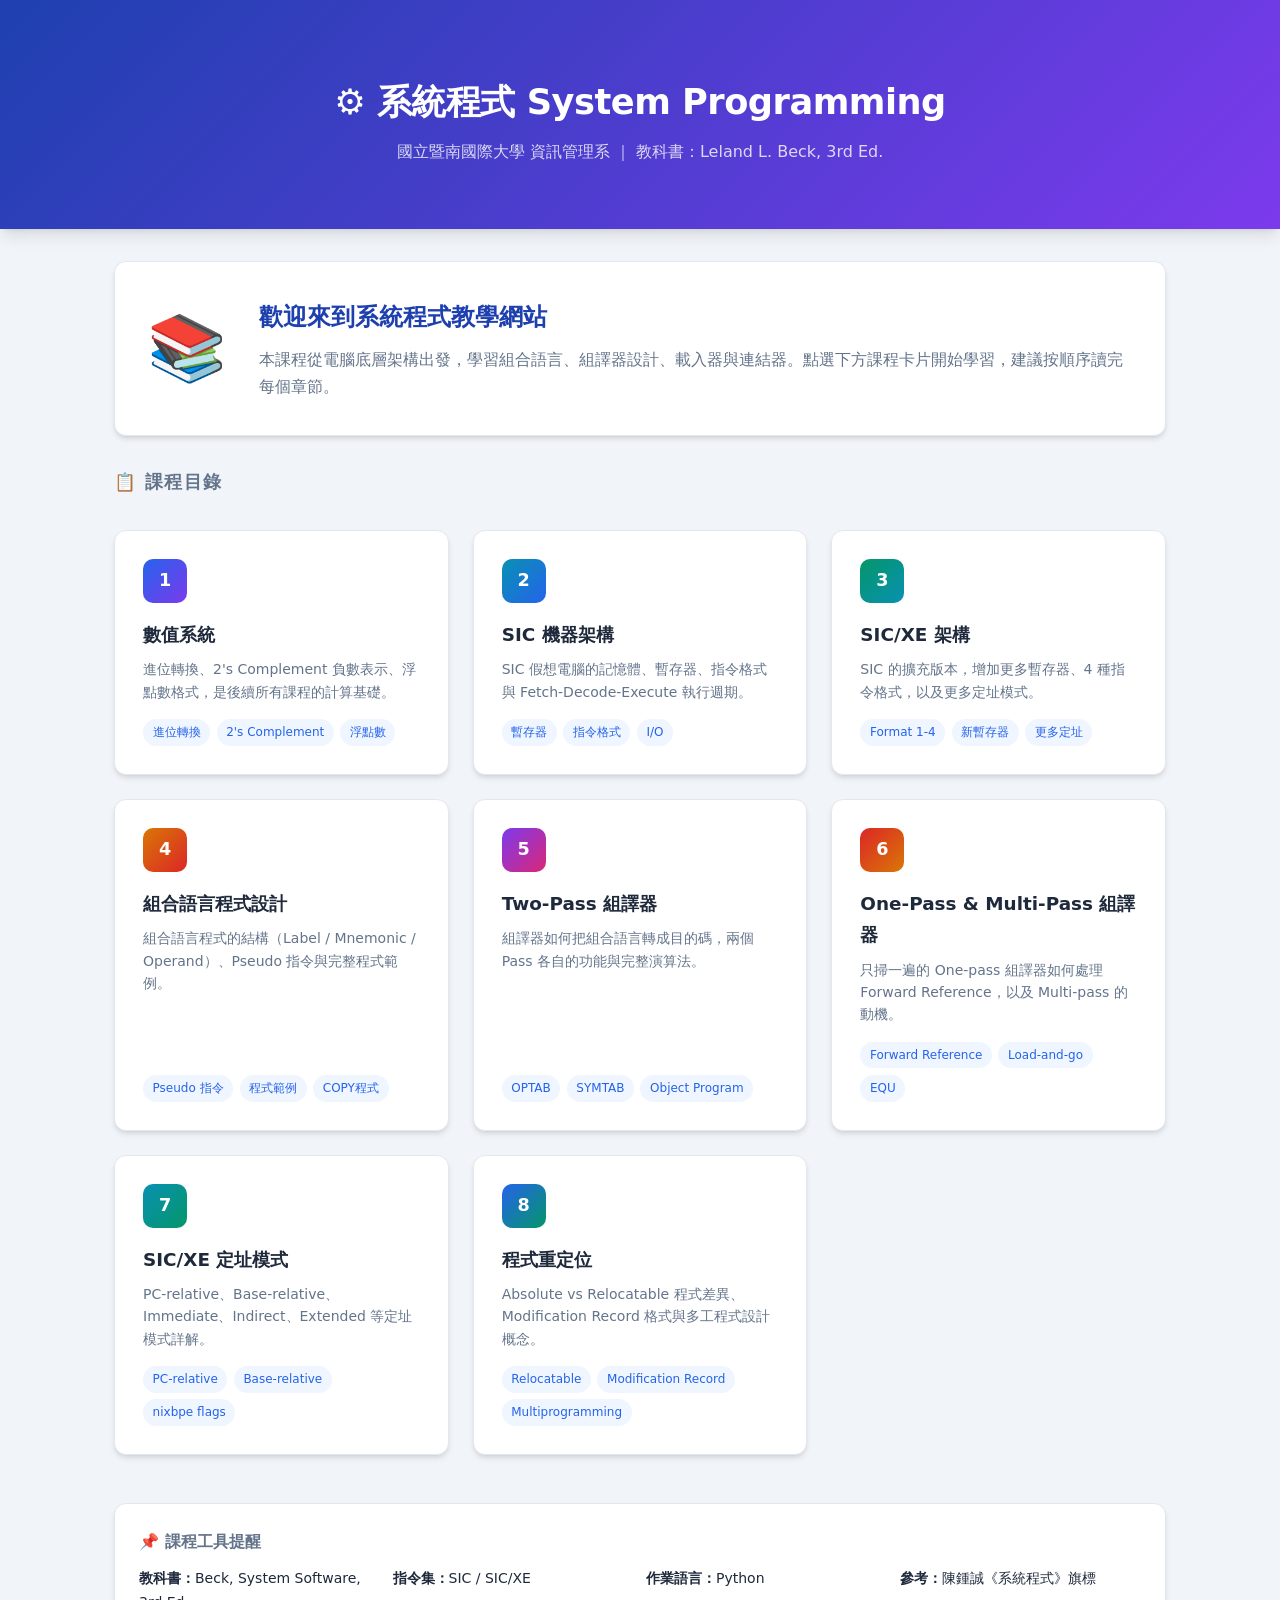
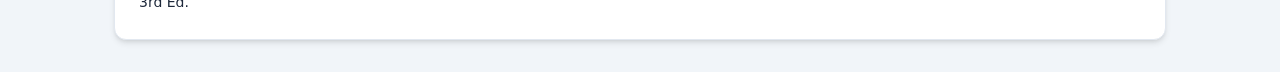
<file: index.html>
<!DOCTYPE html>
<html lang="zh-TW">
<head>
<meta charset="UTF-8">
<meta name="viewport" content="width=device-width, initial-scale=1.0">
<title>系統程式 教學網站</title>
<link rel="stylesheet" href="style.css">
</head>
<body>

<header class="site-header">
  <div class="container">
    <h1>⚙️ 系統程式 System Programming</h1>
    <p class="subtitle">國立暨南國際大學 資訊管理系 ｜ 教科書：Leland L. Beck, 3rd Ed.</p>
  </div>
</header>

<div class="container">

  <div class="hero">
    <div class="hero-icon">📚</div>
    <div>
      <h2>歡迎來到系統程式教學網站</h2>
      <p>本課程從電腦底層架構出發，學習組合語言、組譯器設計、載入器與連結器。點選下方課程卡片開始學習，建議按順序讀完每個章節。</p>
    </div>
  </div>

  <p class="section-title">📋 課程目錄</p>

  <div class="lessons-grid">

    <a class="lesson-card" href="lesson1.html" style="text-decoration:none">
      <div class="card-num" style="background:linear-gradient(135deg,#2563eb,#7c3aed)">1</div>
      <div class="card-title">數值系統</div>
      <div class="card-desc">進位轉換、2's Complement 負數表示、浮點數格式，是後續所有課程的計算基礎。</div>
      <div class="card-tags">
        <span class="tag">進位轉換</span>
        <span class="tag">2's Complement</span>
        <span class="tag">浮點數</span>
      </div>
    </a>

    <a class="lesson-card" href="lesson2.html" style="text-decoration:none">
      <div class="card-num" style="background:linear-gradient(135deg,#0891b2,#2563eb)">2</div>
      <div class="card-title">SIC 機器架構</div>
      <div class="card-desc">SIC 假想電腦的記憶體、暫存器、指令格式與 Fetch-Decode-Execute 執行週期。</div>
      <div class="card-tags">
        <span class="tag">暫存器</span>
        <span class="tag">指令格式</span>
        <span class="tag">I/O</span>
      </div>
    </a>

    <a class="lesson-card" href="lesson3.html" style="text-decoration:none">
      <div class="card-num" style="background:linear-gradient(135deg,#059669,#0891b2)">3</div>
      <div class="card-title">SIC/XE 架構</div>
      <div class="card-desc">SIC 的擴充版本，增加更多暫存器、4 種指令格式，以及更多定址模式。</div>
      <div class="card-tags">
        <span class="tag">Format 1-4</span>
        <span class="tag">新暫存器</span>
        <span class="tag">更多定址</span>
      </div>
    </a>

    <a class="lesson-card" href="lesson4.html" style="text-decoration:none">
      <div class="card-num" style="background:linear-gradient(135deg,#d97706,#dc2626)">4</div>
      <div class="card-title">組合語言程式設計</div>
      <div class="card-desc">組合語言程式的結構（Label / Mnemonic / Operand）、Pseudo 指令與完整程式範例。</div>
      <div class="card-tags">
        <span class="tag">Pseudo 指令</span>
        <span class="tag">程式範例</span>
        <span class="tag">COPY程式</span>
      </div>
    </a>

    <a class="lesson-card" href="lesson5.html" style="text-decoration:none">
      <div class="card-num" style="background:linear-gradient(135deg,#7c3aed,#db2777)">5</div>
      <div class="card-title">Two-Pass 組譯器</div>
      <div class="card-desc">組譯器如何把組合語言轉成目的碼，兩個 Pass 各自的功能與完整演算法。</div>
      <div class="card-tags">
        <span class="tag">OPTAB</span>
        <span class="tag">SYMTAB</span>
        <span class="tag">Object Program</span>
      </div>
    </a>

    <a class="lesson-card" href="lesson6.html" style="text-decoration:none">
      <div class="card-num" style="background:linear-gradient(135deg,#dc2626,#d97706)">6</div>
      <div class="card-title">One-Pass & Multi-Pass 組譯器</div>
      <div class="card-desc">只掃一遍的 One-pass 組譯器如何處理 Forward Reference，以及 Multi-pass 的動機。</div>
      <div class="card-tags">
        <span class="tag">Forward Reference</span>
        <span class="tag">Load-and-go</span>
        <span class="tag">EQU</span>
      </div>
    </a>

    <a class="lesson-card" href="lesson7.html" style="text-decoration:none">
      <div class="card-num" style="background:linear-gradient(135deg,#0891b2,#059669)">7</div>
      <div class="card-title">SIC/XE 定址模式</div>
      <div class="card-desc">PC-relative、Base-relative、Immediate、Indirect、Extended 等定址模式詳解。</div>
      <div class="card-tags">
        <span class="tag">PC-relative</span>
        <span class="tag">Base-relative</span>
        <span class="tag">nixbpe flags</span>
      </div>
    </a>

    <a class="lesson-card" href="lesson8.html" style="text-decoration:none">
      <div class="card-num" style="background:linear-gradient(135deg,#2563eb,#059669)">8</div>
      <div class="card-title">程式重定位</div>
      <div class="card-desc">Absolute vs Relocatable 程式差異、Modification Record 格式與多工程式設計概念。</div>
      <div class="card-tags">
        <span class="tag">Relocatable</span>
        <span class="tag">Modification Record</span>
        <span class="tag">Multiprogramming</span>
      </div>
    </a>

  </div><!-- /.lessons-grid -->

  <div style="margin-top:3rem; padding:1.5rem; background:white; border-radius:var(--radius); border:1px solid var(--border); box-shadow:var(--shadow);">
    <h3 style="font-size:1rem;font-weight:700;color:var(--text-muted);margin-bottom:.75rem;">📌 課程工具提醒</h3>
    <div style="display:grid;grid-template-columns:repeat(auto-fill,minmax(200px,1fr));gap:.75rem;font-size:.875rem;">
      <div><strong>教科書：</strong>Beck, System Software, 3rd Ed.</div>
      <div><strong>指令集：</strong>SIC / SIC/XE</div>
      <div><strong>作業語言：</strong>Python</div>
      <div><strong>參考：</strong>陳鍾誠《系統程式》旗標</div>
    </div>
  </div>

</div><!-- /.container -->

</body>
</html>
</file>
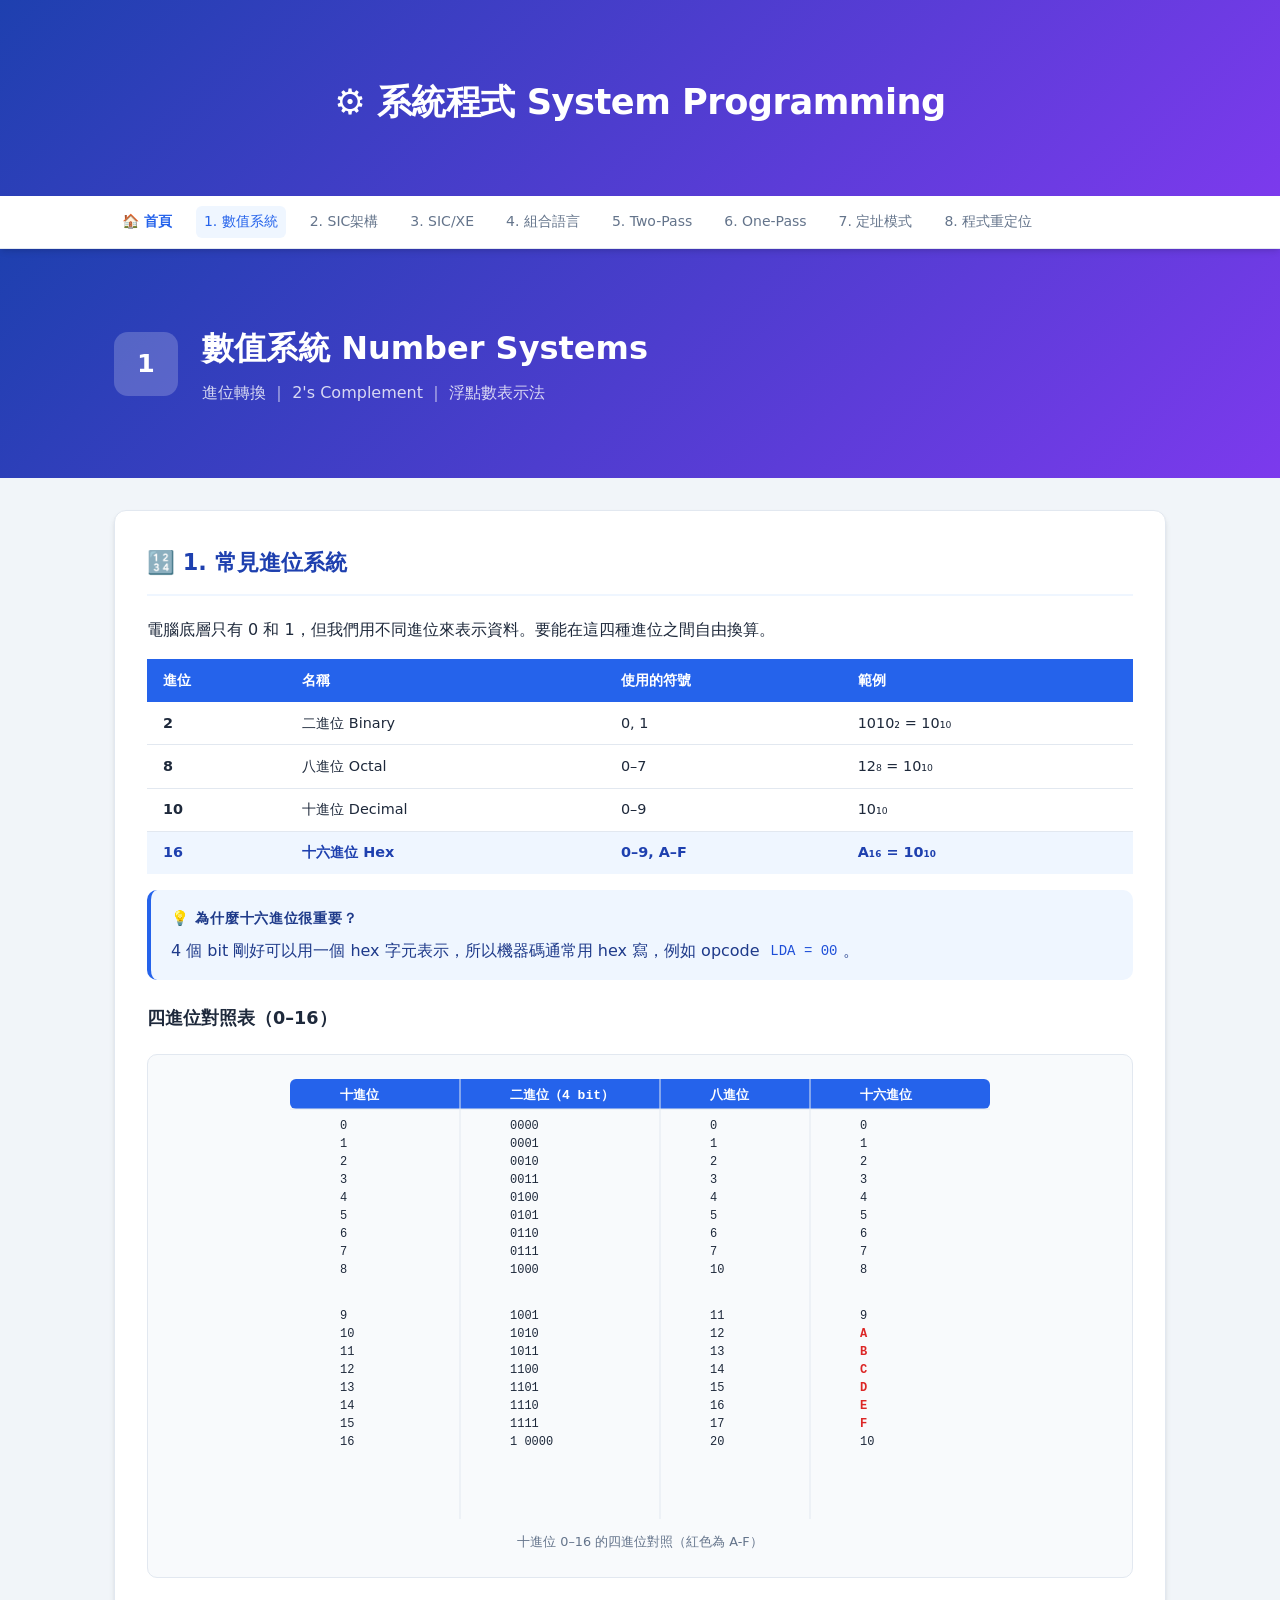
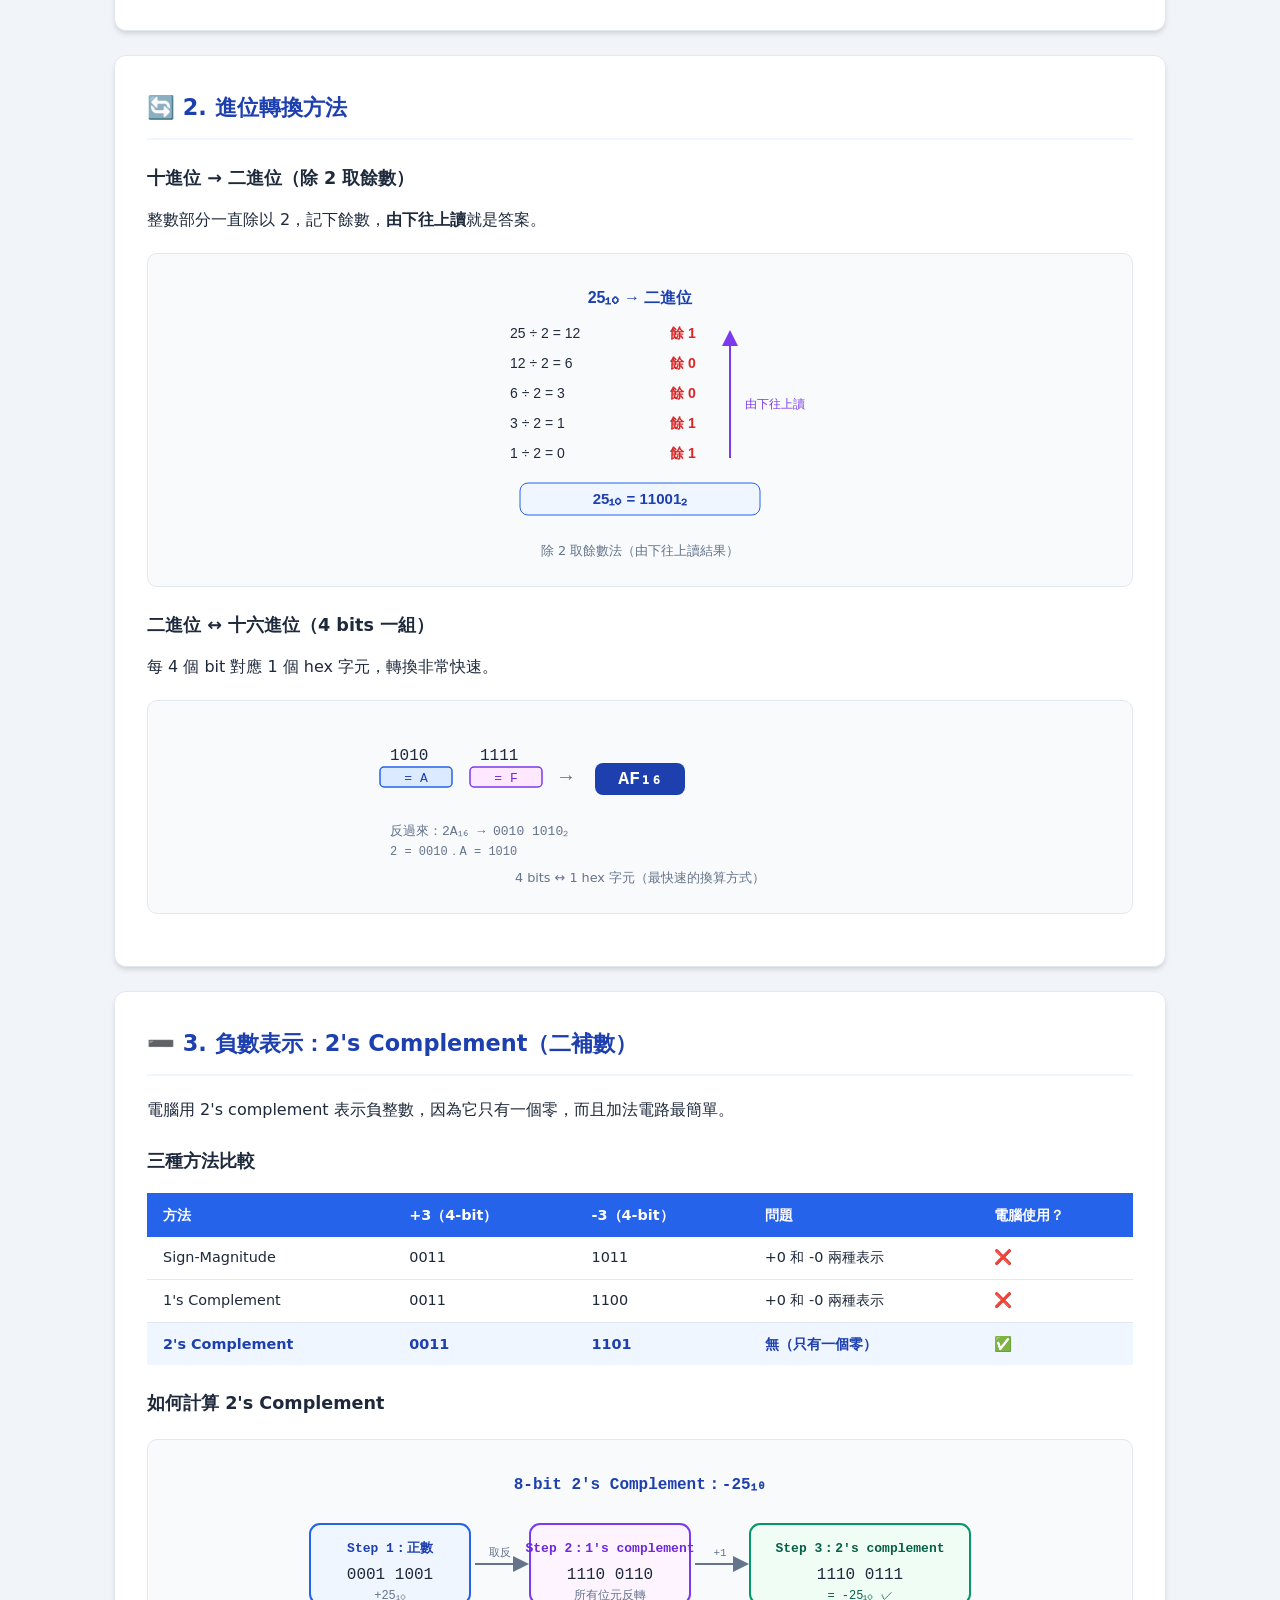
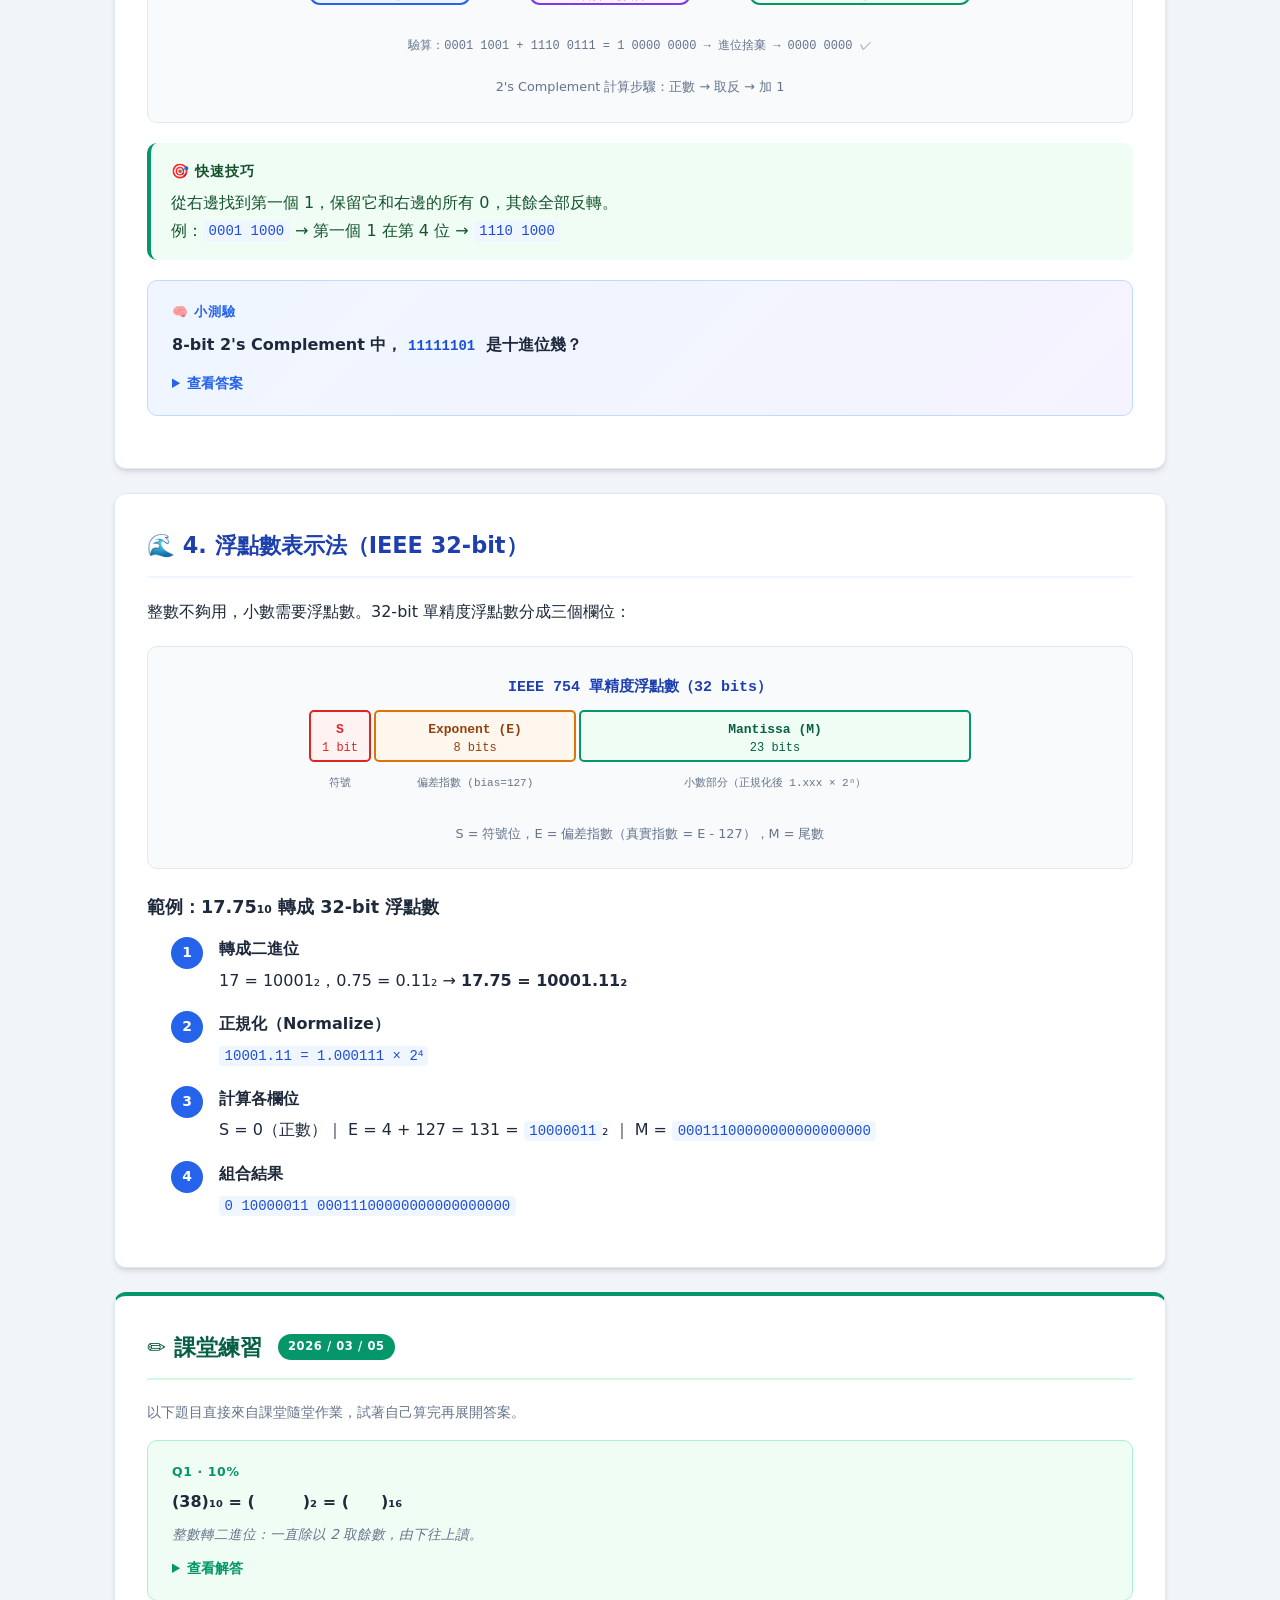
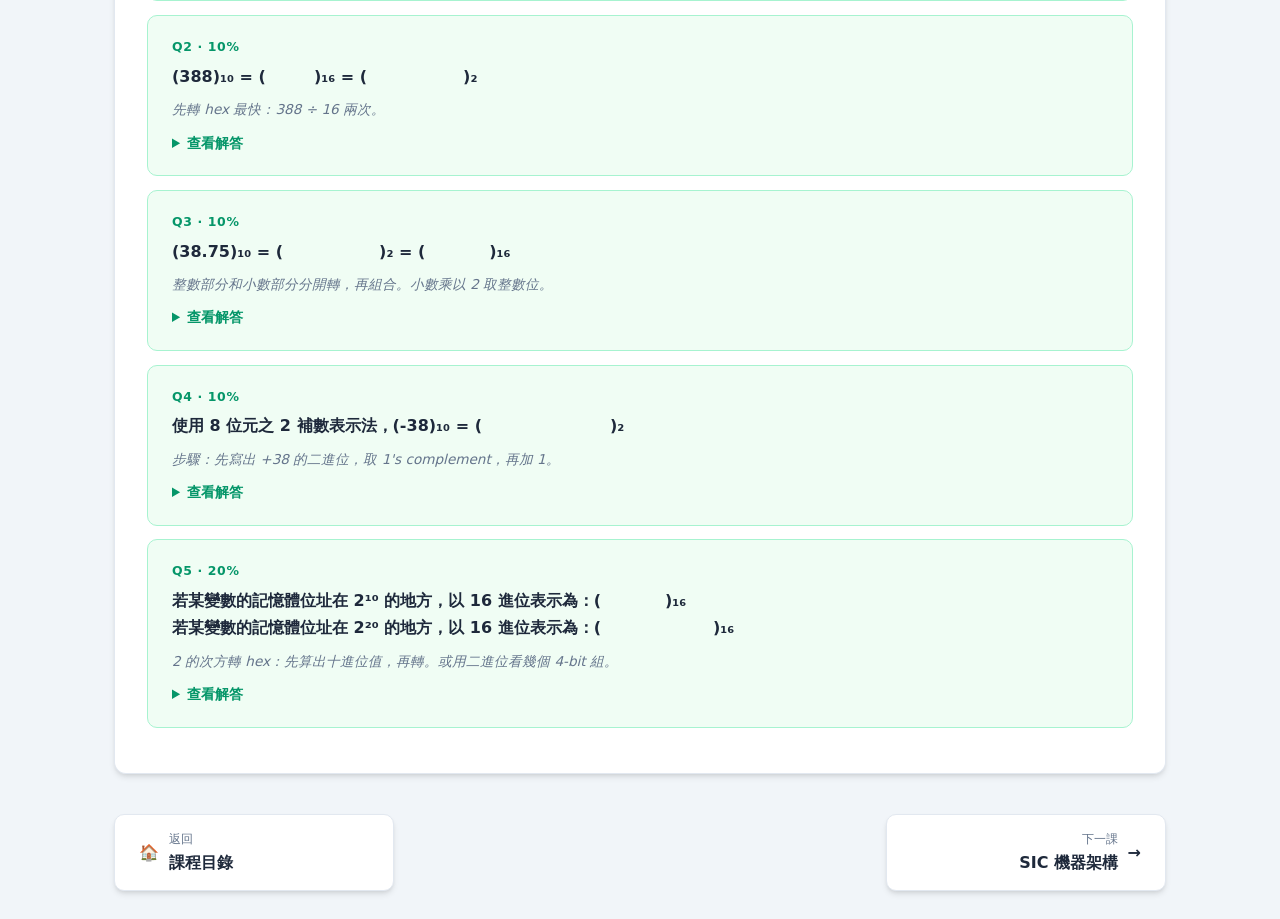
<file: lesson1.html>
<!DOCTYPE html>
<html lang="zh-TW">
<head>
<meta charset="UTF-8">
<meta name="viewport" content="width=device-width, initial-scale=1.0">
<title>第1課：數值系統 | 系統程式</title>
<link rel="stylesheet" href="style.css">
</head>
<body>

<header class="site-header">
  <div class="container">
    <h1>⚙️ 系統程式 System Programming</h1>
  </div>
</header>

<nav class="lesson-nav">
  <div class="nav-inner">
    <a href="index.html" class="nav-home">🏠 首頁</a>
    <a href="lesson1.html" class="active">1. 數值系統</a>
    <a href="lesson2.html">2. SIC架構</a>
    <a href="lesson3.html">3. SIC/XE</a>
    <a href="lesson4.html">4. 組合語言</a>
    <a href="lesson5.html">5. Two-Pass</a>
    <a href="lesson6.html">6. One-Pass</a>
    <a href="lesson7.html">7. 定址模式</a>
    <a href="lesson8.html">8. 程式重定位</a>
  </div>
</nav>

<div class="lesson-header">
  <div class="container">
    <div class="lesson-num">1</div>
    <div>
      <h1>數值系統 Number Systems</h1>
      <div class="lesson-sub">進位轉換 ｜ 2's Complement ｜ 浮點數表示法</div>
    </div>
  </div>
</div>

<div class="container">

<!-- ── 1. 進位系統 ─────────────────────────────────────── -->
<div class="section">
  <h2>🔢 1. 常見進位系統</h2>
  <p>電腦底層只有 0 和 1，但我們用不同進位來表示資料。要能在這四種進位之間自由換算。</p>

  <div class="table-wrap">
    <table>
      <tr><th>進位</th><th>名稱</th><th>使用的符號</th><th>範例</th></tr>
      <tr><td><strong>2</strong></td><td>二進位 Binary</td><td>0, 1</td><td>1010₂ = 10₁₀</td></tr>
      <tr><td><strong>8</strong></td><td>八進位 Octal</td><td>0–7</td><td>12₈ = 10₁₀</td></tr>
      <tr><td><strong>10</strong></td><td>十進位 Decimal</td><td>0–9</td><td>10₁₀</td></tr>
      <tr class="highlight-row"><td><strong>16</strong></td><td>十六進位 Hex</td><td>0–9, A–F</td><td>A₁₆ = 10₁₀</td></tr>
    </table>
  </div>

  <div class="box box-info">
    <strong>💡 為什麼十六進位很重要？</strong>
    4 個 bit 剛好可以用一個 hex 字元表示，所以機器碼通常用 hex 寫，例如 opcode <code>LDA = 00</code>。
  </div>

  <!-- 對照表 -->
  <h3>四進位對照表（0–16）</h3>
  <div class="diagram">
    <svg viewBox="0 0 700 220" width="700" height="220" font-family="monospace" font-size="13">
      <!-- Header -->
      <rect x="0" y="0" width="700" height="30" fill="#2563eb" rx="6"/>
      <text x="50"  y="20" fill="white" font-weight="bold">十進位</text>
      <text x="220" y="20" fill="white" font-weight="bold">二進位（4 bit）</text>
      <text x="420" y="20" fill="white" font-weight="bold">八進位</text>
      <text x="570" y="20" fill="white" font-weight="bold">十六進位</text>
      <!-- Rows -->
      <g fill="#1e293b" font-size="12">
        <!-- 0-8 -->
        <text x="50"  y="50">0</text> <text x="220" y="50">0000</text> <text x="420" y="50">0</text> <text x="570" y="50">0</text>
        <text x="50"  y="68">1</text> <text x="220" y="68">0001</text> <text x="420" y="68">1</text> <text x="570" y="68">1</text>
        <text x="50"  y="86">2</text> <text x="220" y="86">0010</text> <text x="420" y="86">2</text> <text x="570" y="86">2</text>
        <text x="50" y="104">3</text> <text x="220" y="104">0011</text> <text x="420" y="104">3</text> <text x="570" y="104">3</text>
        <text x="50" y="122">4</text> <text x="220" y="122">0100</text> <text x="420" y="122">4</text> <text x="570" y="122">4</text>
        <text x="50" y="140">5</text> <text x="220" y="140">0101</text> <text x="420" y="140">5</text> <text x="570" y="140">5</text>
        <text x="50" y="158">6</text> <text x="220" y="158">0110</text> <text x="420" y="158">6</text> <text x="570" y="158">6</text>
        <text x="50" y="176">7</text> <text x="220" y="176">0111</text> <text x="420" y="176">7</text> <text x="570" y="176">7</text>
        <text x="50" y="194">8</text> <text x="220" y="194">1000</text> <text x="420" y="194">10</text> <text x="570" y="194">8</text>
      </g>
      <!-- column separators -->
      <line x1="170" y1="0" x2="170" y2="220" stroke="#e2e8f0" stroke-width="1"/>
      <line x1="370" y1="0" x2="370" y2="220" stroke="#e2e8f0" stroke-width="1"/>
      <line x1="520" y1="0" x2="520" y2="220" stroke="#e2e8f0" stroke-width="1"/>
      <!-- row separators -->
      <line x1="0" y1="30" x2="700" y2="30" stroke="#e2e8f0" stroke-width="1"/>
    </svg>
    <svg viewBox="0 0 700 220" width="700" height="220" font-family="monospace" font-size="13">
      <g fill="#1e293b" font-size="12">
        <text x="50"  y="20">9</text>  <text x="220" y="20">1001</text> <text x="420" y="20">11</text> <text x="570" y="20">9</text>
        <text x="50"  y="38">10</text> <text x="220" y="38">1010</text> <text x="420" y="38">12</text> <text x="570" y="38" fill="#dc2626" font-weight="bold">A</text>
        <text x="50"  y="56">11</text> <text x="220" y="56">1011</text> <text x="420" y="56">13</text> <text x="570" y="56" fill="#dc2626" font-weight="bold">B</text>
        <text x="50"  y="74">12</text> <text x="220" y="74">1100</text> <text x="420" y="74">14</text> <text x="570" y="74" fill="#dc2626" font-weight="bold">C</text>
        <text x="50"  y="92">13</text> <text x="220" y="92">1101</text> <text x="420" y="92">15</text> <text x="570" y="92" fill="#dc2626" font-weight="bold">D</text>
        <text x="50" y="110">14</text> <text x="220" y="110">1110</text> <text x="420" y="110">16</text> <text x="570" y="110" fill="#dc2626" font-weight="bold">E</text>
        <text x="50" y="128">15</text> <text x="220" y="128">1111</text> <text x="420" y="128">17</text> <text x="570" y="128" fill="#dc2626" font-weight="bold">F</text>
        <text x="50" y="146">16</text> <text x="220" y="146">1 0000</text> <text x="420" y="146">20</text> <text x="570" y="146">10</text>
      </g>
      <line x1="170" y1="0" x2="170" y2="220" stroke="#e2e8f0" stroke-width="1"/>
      <line x1="370" y1="0" x2="370" y2="220" stroke="#e2e8f0" stroke-width="1"/>
      <line x1="520" y1="0" x2="520" y2="220" stroke="#e2e8f0" stroke-width="1"/>
    </svg>
    <div class="caption">十進位 0–16 的四進位對照（紅色為 A-F）</div>
  </div>
</div>

<!-- ── 2. 進位轉換 ─────────────────────────────────────── -->
<div class="section">
  <h2>🔄 2. 進位轉換方法</h2>

  <h3>十進位 → 二進位（除 2 取餘數）</h3>
  <p>整數部分一直除以 2，記下餘數，<strong>由下往上讀</strong>就是答案。</p>

  <div class="diagram">
    <svg viewBox="0 0 500 250" width="500" height="250" font-family="sans-serif" font-size="14">
      <!-- Title -->
      <text x="250" y="25" text-anchor="middle" font-weight="bold" font-size="16" fill="#1e40af">25₁₀ → 二進位</text>
      <!-- Division steps -->
      <g fill="#1e293b">
        <text x="120" y="60">25 ÷ 2 = 12</text>  <text x="280" y="60" fill="#dc2626" font-weight="bold">餘 1</text>
        <text x="120" y="90">12 ÷ 2 =  6</text>  <text x="280" y="90" fill="#dc2626" font-weight="bold">餘 0</text>
        <text x="120" y="120"> 6 ÷ 2 =  3</text> <text x="280" y="120" fill="#dc2626" font-weight="bold">餘 0</text>
        <text x="120" y="150"> 3 ÷ 2 =  1</text> <text x="280" y="150" fill="#dc2626" font-weight="bold">餘 1</text>
        <text x="120" y="180"> 1 ÷ 2 =  0</text> <text x="280" y="180" fill="#dc2626" font-weight="bold">餘 1</text>
      </g>
      <!-- Arrow pointing upward -->
      <path d="M340,180 L340,60" stroke="#7c3aed" stroke-width="2" fill="none" marker-end="url(#arr)"/>
      <defs><marker id="arr" markerWidth="8" markerHeight="8" refX="4" refY="4" orient="auto"><path d="M0,0 L8,4 L0,8 Z" fill="#7c3aed"/></marker></defs>
      <text x="355" y="130" fill="#7c3aed" font-size="12">由下往上讀</text>
      <!-- Result -->
      <rect x="130" y="205" width="240" height="32" rx="8" fill="#eff6ff" stroke="#2563eb"/>
      <text x="250" y="226" text-anchor="middle" font-weight="bold" fill="#1e40af" font-size="15">25₁₀ = 11001₂</text>
    </svg>
    <div class="caption">除 2 取餘數法（由下往上讀結果）</div>
  </div>

  <h3>二進位 ↔ 十六進位（4 bits 一組）</h3>
  <p>每 4 個 bit 對應 1 個 hex 字元，轉換非常快速。</p>

  <div class="diagram">
    <svg viewBox="0 0 560 130" width="560" height="130" font-family="monospace" font-size="16">
      <!-- Binary -->
      <text x="30"  y="35" fill="#1e293b">1010</text>
      <text x="120" y="35" fill="#1e293b">1111</text>
      <!-- Brackets -->
      <rect x="20"  y="42" width="72" height="20" rx="4" fill="#dbeafe" stroke="#2563eb" stroke-width="1.5"/>
      <rect x="110" y="42" width="72" height="20" rx="4" fill="#fde8ff" stroke="#7c3aed" stroke-width="1.5"/>
      <!-- Labels -->
      <text x="56"  y="57" text-anchor="middle" fill="#1e40af" font-size="13">= A</text>
      <text x="146" y="57" text-anchor="middle" fill="#6d28d9" font-size="13">= F</text>
      <!-- Arrow -->
      <text x="200" y="58" fill="#64748b" font-size="20">→</text>
      <!-- Result -->
      <rect x="235" y="38" width="90" height="32" rx="8" fill="#1e40af"/>
      <text x="280" y="59" text-anchor="middle" fill="white" font-weight="bold" font-size="18">AF₁₆</text>
      <!-- Reverse example -->
      <text x="30"  y="110" fill="#64748b" font-size="13">反過來：2A₁₆ → 0010 1010₂</text>
      <text x="30"  y="130" fill="#64748b" font-size="12">    2 = 0010，A = 1010</text>
    </svg>
    <div class="caption">4 bits ↔ 1 hex 字元（最快速的換算方式）</div>
  </div>
</div>

<!-- ── 3. 2's Complement ──────────────────────────────── -->
<div class="section">
  <h2>➖ 3. 負數表示：2's Complement（二補數）</h2>
  <p>電腦用 2's complement 表示負整數，因為它只有一個零，而且加法電路最簡單。</p>

  <h3>三種方法比較</h3>
  <div class="table-wrap">
    <table>
      <tr><th>方法</th><th>+3（4-bit）</th><th>-3（4-bit）</th><th>問題</th><th>電腦使用？</th></tr>
      <tr><td>Sign-Magnitude</td><td>0011</td><td>1011</td><td>+0 和 -0 兩種表示</td><td>❌</td></tr>
      <tr><td>1's Complement</td><td>0011</td><td>1100</td><td>+0 和 -0 兩種表示</td><td>❌</td></tr>
      <tr class="highlight-row"><td>2's Complement</td><td>0011</td><td>1101</td><td>無（只有一個零）</td><td>✅</td></tr>
    </table>
  </div>

  <h3>如何計算 2's Complement</h3>

  <div class="diagram">
    <svg viewBox="0 0 700 200" width="700" height="200" font-family="monospace" font-size="14">
      <!-- Step 1 -->
      <rect x="20" y="60" width="160" height="80" rx="10" fill="#eff6ff" stroke="#2563eb" stroke-width="2"/>
      <text x="100" y="88" text-anchor="middle" fill="#1e40af" font-weight="bold" font-size="13">Step 1：正數</text>
      <text x="100" y="115" text-anchor="middle" fill="#1e293b" font-size="16">0001 1001</text>
      <text x="100" y="135" text-anchor="middle" fill="#64748b" font-size="12">+25₁₀</text>
      <!-- Arrow 1 -->
      <path d="M185,100 L235,100" stroke="#64748b" stroke-width="2" fill="none" marker-end="url(#a2)"/>
      <text x="210" y="92" text-anchor="middle" fill="#64748b" font-size="11">取反</text>
      <defs><marker id="a2" markerWidth="8" markerHeight="8" refX="6" refY="4" orient="auto"><path d="M0,0 L8,4 L0,8 Z" fill="#64748b"/></marker></defs>
      <!-- Step 2 -->
      <rect x="240" y="60" width="160" height="80" rx="10" fill="#fdf4ff" stroke="#7c3aed" stroke-width="2"/>
      <text x="320" y="88" text-anchor="middle" fill="#6d28d9" font-weight="bold" font-size="13">Step 2：1's complement</text>
      <text x="320" y="115" text-anchor="middle" fill="#1e293b" font-size="16">1110 0110</text>
      <text x="320" y="135" text-anchor="middle" fill="#64748b" font-size="12">所有位元反轉</text>
      <!-- Arrow 2 -->
      <path d="M405,100 L455,100" stroke="#64748b" stroke-width="2" fill="none" marker-end="url(#a2)"/>
      <text x="430" y="92" text-anchor="middle" fill="#64748b" font-size="11">+1</text>
      <!-- Step 3 -->
      <rect x="460" y="60" width="220" height="80" rx="10" fill="#f0fdf4" stroke="#059669" stroke-width="2"/>
      <text x="570" y="88" text-anchor="middle" fill="#065f46" font-weight="bold" font-size="13">Step 3：2's complement</text>
      <text x="570" y="115" text-anchor="middle" fill="#1e293b" font-size="16">1110 0111</text>
      <text x="570" y="135" text-anchor="middle" fill="#065f46" font-size="12">= -25₁₀ ✓</text>
      <!-- Title -->
      <text x="350" y="25" text-anchor="middle" font-weight="bold" font-size="16" fill="#1e40af">8-bit 2's Complement：-25₁₀</text>
      <!-- Verify -->
      <text x="350" y="185" text-anchor="middle" fill="#64748b" font-size="12">驗算：0001 1001 + 1110 0111 = 1 0000 0000 → 進位捨棄 → 0000 0000 ✓</text>
    </svg>
    <div class="caption">2's Complement 計算步驟：正數 → 取反 → 加 1</div>
  </div>

  <div class="box box-tip">
    <strong>🎯 快速技巧</strong>
    從右邊找到第一個 1，保留它和右邊的所有 0，其餘全部反轉。<br>
    例：<code>0001 1000</code> → 第一個 1 在第 4 位 → <code>1110 1000</code>
  </div>

  <div class="quiz">
    <div class="quiz-label">🧠 小測驗</div>
    <div class="quiz-q">8-bit 2's Complement 中，<code>11111101</code> 是十進位幾？</div>
    <details>
      <summary>查看答案</summary>
      <div class="answer">
        MSB = 1，所以是負數。取 2's complement：<code>00000010</code> + 1 = <code>00000011</code> = 3<br>
        所以 <code>11111101</code> = <strong>-3</strong>
      </div>
    </details>
  </div>
</div>

<!-- ── 4. 浮點數 ───────────────────────────────────────── -->
<div class="section">
  <h2>🌊 4. 浮點數表示法（IEEE 32-bit）</h2>
  <p>整數不夠用，小數需要浮點數。32-bit 單精度浮點數分成三個欄位：</p>

  <div class="diagram">
    <svg viewBox="0 0 700 140" width="700" height="140" font-family="monospace" font-size="14">
      <!-- Fields -->
      <rect x="20"  y="40" width="60"  height="50" rx="4" fill="#fef2f2" stroke="#dc2626" stroke-width="2"/>
      <rect x="85"  y="40" width="200" height="50" rx="4" fill="#fff7ed" stroke="#d97706" stroke-width="2"/>
      <rect x="290" y="40" width="390" height="50" rx="4" fill="#f0fdf4" stroke="#059669" stroke-width="2"/>
      <!-- Labels inside -->
      <text x="50"  y="62" text-anchor="middle" fill="#dc2626" font-weight="bold" font-size="13">S</text>
      <text x="185" y="62" text-anchor="middle" fill="#92400e" font-weight="bold" font-size="13">Exponent (E)</text>
      <text x="485" y="62" text-anchor="middle" fill="#065f46" font-weight="bold" font-size="13">Mantissa (M)</text>
      <text x="50"  y="80" text-anchor="middle" fill="#dc2626" font-size="12">1 bit</text>
      <text x="185" y="80" text-anchor="middle" fill="#92400e" font-size="12">8 bits</text>
      <text x="485" y="80" text-anchor="middle" fill="#065f46" font-size="12">23 bits</text>
      <!-- Labels below -->
      <text x="50"  y="115" text-anchor="middle" fill="#64748b" font-size="11">符號</text>
      <text x="185" y="115" text-anchor="middle" fill="#64748b" font-size="11">偏差指數 (bias=127)</text>
      <text x="485" y="115" text-anchor="middle" fill="#64748b" font-size="11">小數部分（正規化後 1.xxx × 2ⁿ）</text>
      <!-- Total label -->
      <text x="350" y="20" text-anchor="middle" fill="#1e40af" font-weight="bold" font-size="15">IEEE 754 單精度浮點數（32 bits）</text>
    </svg>
    <div class="caption">S = 符號位，E = 偏差指數（真實指數 = E - 127），M = 尾數</div>
  </div>

  <h3>範例：17.75₁₀ 轉成 32-bit 浮點數</h3>
  <ol class="steps">
    <li>
      <div class="step-num">1</div>
      <div class="step-body">
        <div class="step-title">轉成二進位</div>
        17 = 10001₂，0.75 = 0.11₂ → <strong>17.75 = 10001.11₂</strong>
      </div>
    </li>
    <li>
      <div class="step-num">2</div>
      <div class="step-body">
        <div class="step-title">正規化（Normalize）</div>
        <code>10001.11 = 1.000111 × 2⁴</code>
      </div>
    </li>
    <li>
      <div class="step-num">3</div>
      <div class="step-body">
        <div class="step-title">計算各欄位</div>
        S = 0（正數）｜ E = 4 + 127 = 131 = <code>10000011</code>₂ ｜ M = <code>00011100000000000000000</code>
      </div>
    </li>
    <li>
      <div class="step-num">4</div>
      <div class="step-body">
        <div class="step-title">組合結果</div>
        <code>0 10000011 00011100000000000000000</code>
      </div>
    </li>
  </ol>
</div>

<!-- ── 課堂練習 (2026/03/05) ────────────────────────────── -->
<div class="section practice-section">
  <h2>✏️ 課堂練習 <span class="practice-badge">2026 / 03 / 05</span></h2>
  <p style="color:var(--text-muted);font-size:.9rem;margin-bottom:1rem;">
    以下題目直接來自課堂隨堂作業，試著自己算完再展開答案。
  </p>

  <div class="practice">
    <div class="p-num">Q1 · 10%</div>
    <div class="p-q">(38)₁₀ = (　　　)₂ = (　　)₁₆</div>
    <div class="p-hint">整數轉二進位：一直除以 2 取餘數，由下往上讀。</div>
    <details>
      <summary>查看解答</summary>
      <div class="answer">
        38 = 32 + 4 + 2 = 2⁵ + 2² + 2¹<br>
        → <strong>100110₂</strong><br><br>
        hex：38 ÷ 16 = 2 餘 6 → <strong>26₁₆</strong><br>
        驗算：2×16 + 6 = 38 ✓
      </div>
    </details>
  </div>

  <div class="practice">
    <div class="p-num">Q2 · 10%</div>
    <div class="p-q">(388)₁₀ = (　　　)₁₆ = (　　　　　　)₂</div>
    <div class="p-hint">先轉 hex 最快：388 ÷ 16 兩次。</div>
    <details>
      <summary>查看解答</summary>
      <div class="answer">
        388 ÷ 16 = 24 餘 <strong>4</strong>；24 ÷ 16 = 1 餘 <strong>8</strong><br>
        → <strong>184₁₆</strong><br><br>
        hex 轉 binary（每個 hex 字元 = 4 bits）：<br>
        1 = 0001，8 = 1000，4 = 0100<br>
        → <strong>1 1000 0100₂</strong>
      </div>
    </details>
  </div>

  <div class="practice">
    <div class="p-num">Q3 · 10%</div>
    <div class="p-q">(38.75)₁₀ = (　　　　　　)₂ = (　　　　)₁₆</div>
    <div class="p-hint">整數部分和小數部分分開轉，再組合。小數乘以 2 取整數位。</div>
    <details>
      <summary>查看解答</summary>
      <div class="answer">
        整數部分：38 = <strong>100110₂</strong>（同 Q1）<br>
        小數部分：0.75 × 2 = <strong>1</strong>.5 → 0.5 × 2 = <strong>1</strong>.0<br>
        → 0.75₁₀ = 0.11₂<br><br>
        合併：<strong>100110.11₂</strong><br><br>
        hex：整數 38 = 26₁₆；小數 0.75 × 16 = 12 = C₁₆<br>
        → <strong>26.C₁₆</strong>
      </div>
    </details>
  </div>

  <div class="practice">
    <div class="p-num">Q4 · 10%</div>
    <div class="p-q">使用 8 位元之 2 補數表示法，(-38)₁₀ = (　　　　　　　　)₂</div>
    <div class="p-hint">步驟：先寫出 +38 的二進位，取 1's complement，再加 1。</div>
    <details>
      <summary>查看解答</summary>
      <div class="answer">
        +38 = <code>0010 0110</code><br>
        取反（1's complement）= <code>1101 1001</code><br>
        加 1 = <strong><code>1101 1010</code></strong><br><br>
        驗算：1101 1010₂ = 218₁₀，256 − 38 = 218 ✓<br>
        快速技巧：從最右邊開始，找到第一個 1，把這個 1 和它右邊的所有 bit 原封不動保留，其餘左邊的 bit 全部翻轉。<br>
        範例：0010 <u>0110</u> → 最右邊的 1 在第 1 位 → 保留「10」，翻轉左邊「00100」→「11011」→ 結果：1101 1010
      </div>
    </details>
  </div>

  <div class="practice">
    <div class="p-num">Q5 · 20%</div>
    <div class="p-q">
      若某變數的記憶體位址在 2¹⁰ 的地方，以 16 進位表示為：(　　　　)₁₆<br>
      若某變數的記憶體位址在 2²⁰ 的地方，以 16 進位表示為：(　　　　　　　)₁₆
    </div>
    <div class="p-hint">2 的次方轉 hex：先算出十進位值，再轉。或用二進位看幾個 4-bit 組。</div>
    <details>
      <summary>查看解答</summary>
      <div class="answer">
        2¹⁰ = 1024₁₀<br>
        1024 = 0100 0000 0000₂ → 每 4 位一組 = <strong>400₁₆</strong><br><br>
        2²⁰ = 1048576₁₀<br>
        2²⁰ = 1 後面 20 個零的二進位 → 20 ÷ 4 = 5 組 hex 零<br>
        → <strong>100000₁₆</strong>（即 0x100000）<br><br>
        <em>注意：SIC 記憶體只有 2¹⁵ bytes（最大 7FFF₁₆），所以 2²⁰ 位址在 SIC/XE 才合法。</em>
      </div>
    </details>
  </div>
</div>

<!-- ── Bottom Nav ─────────────────────────────────────── -->
<div class="lesson-nav-bottom">
  <a href="index.html" class="nav-btn">
    <span>🏠</span>
    <div><span class="nav-label">返回</span>課程目錄</div>
  </a>
  <a href="lesson2.html" class="nav-btn next">
    <span>→</span>
    <div><span class="nav-label">下一課</span>SIC 機器架構</div>
  </a>
</div>

</div><!-- /.container -->
</body>
</html>
</file>
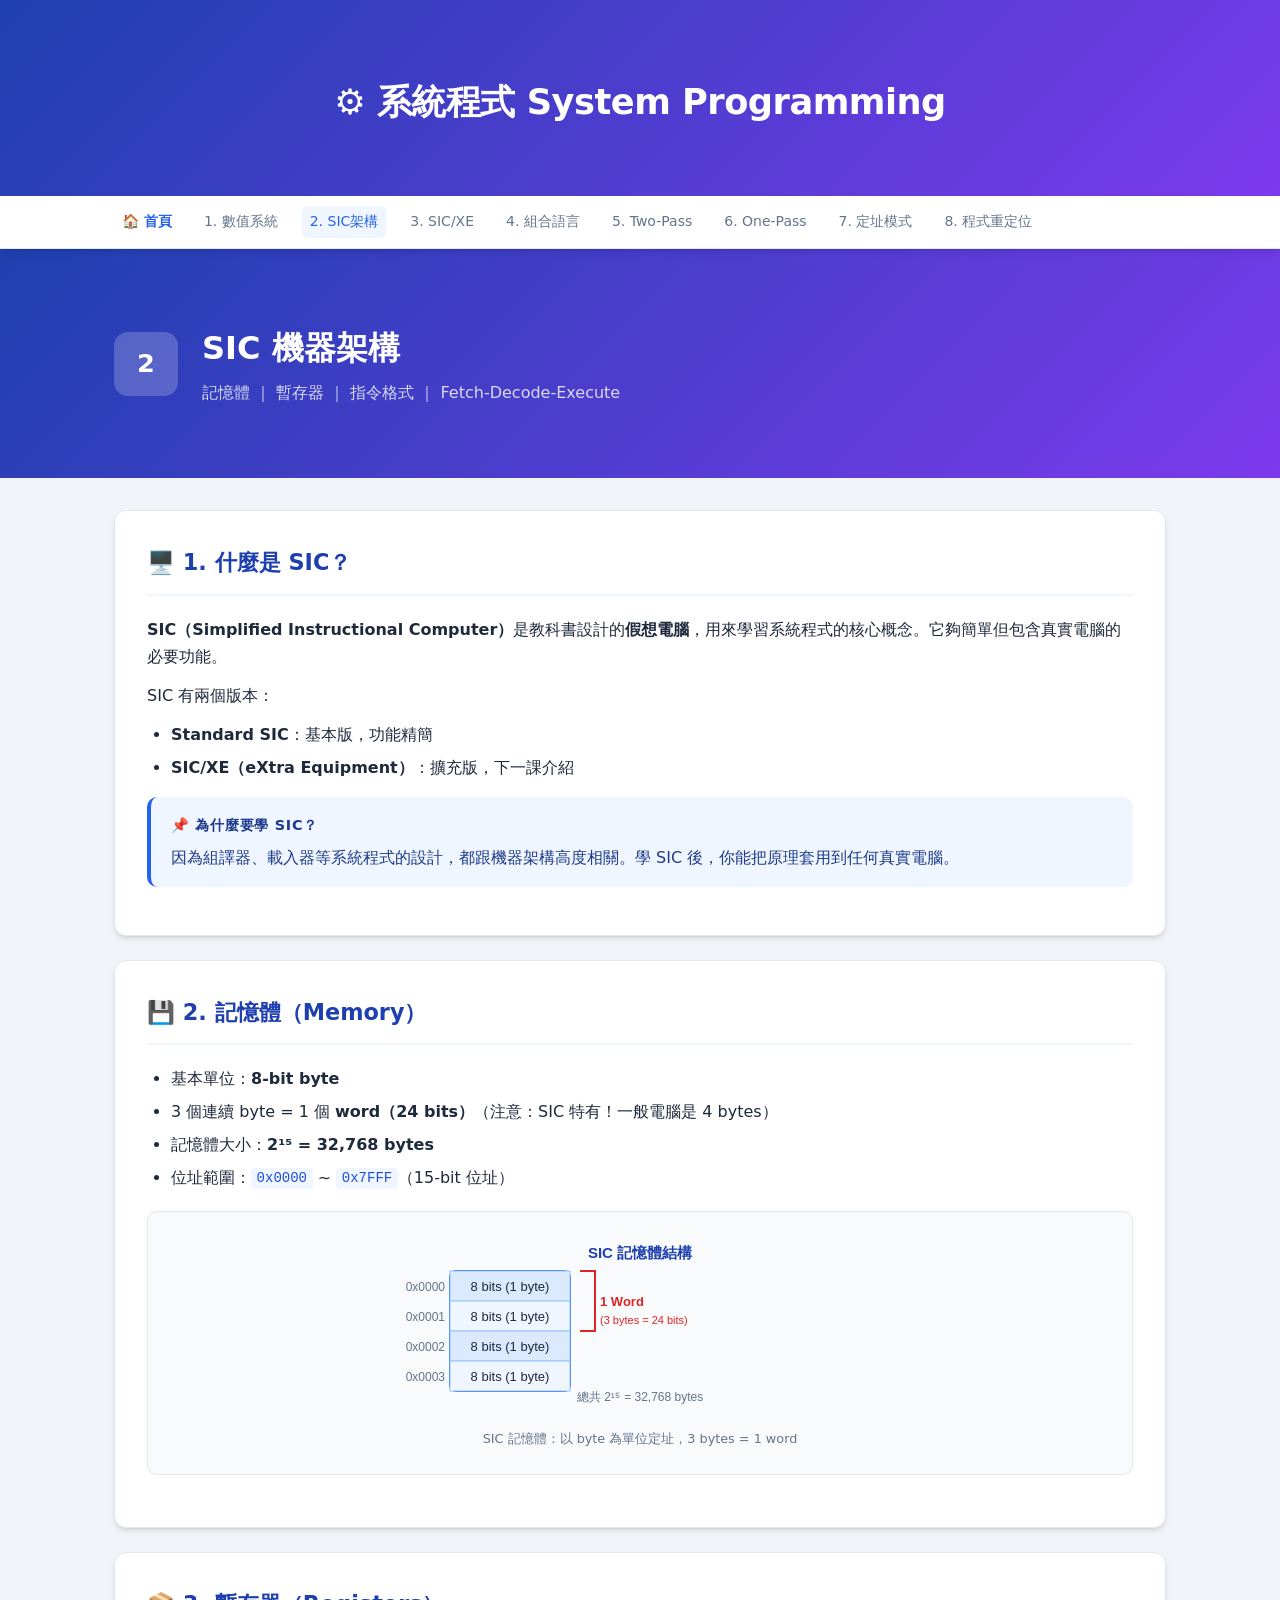
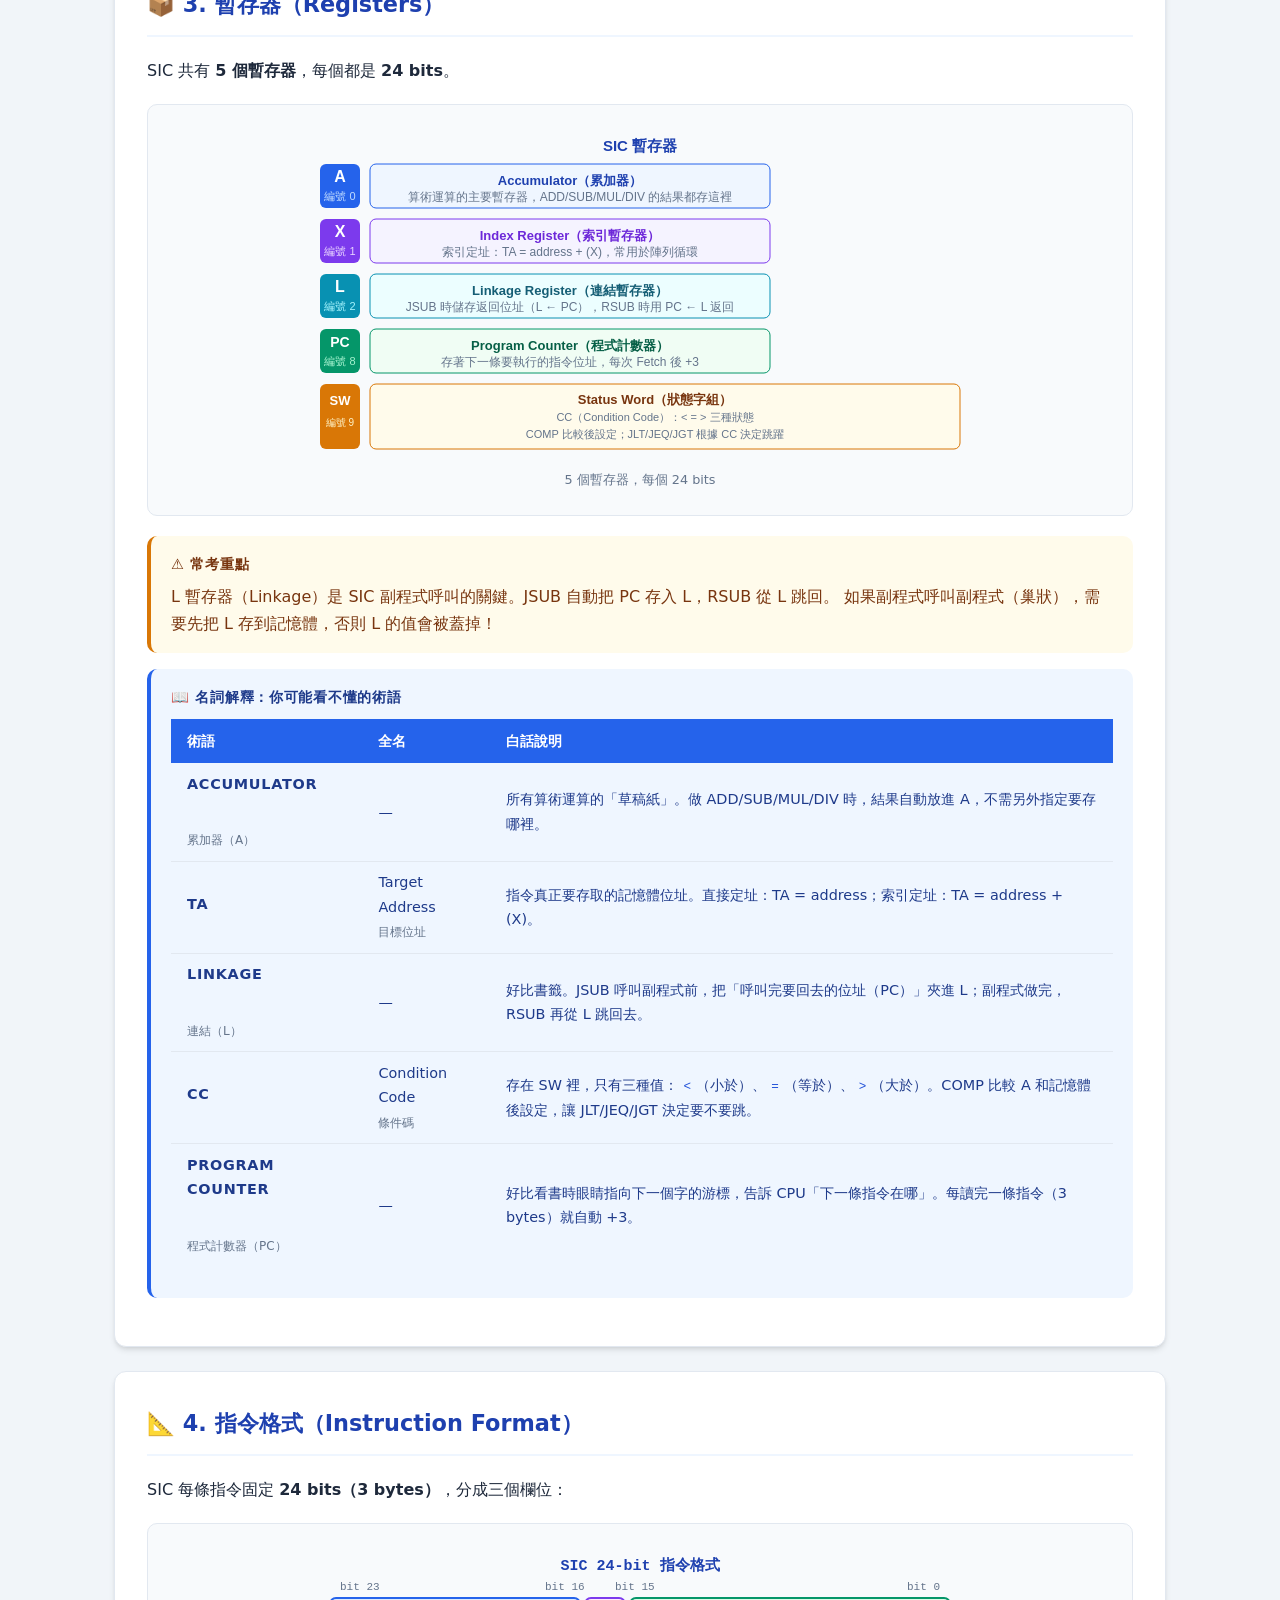
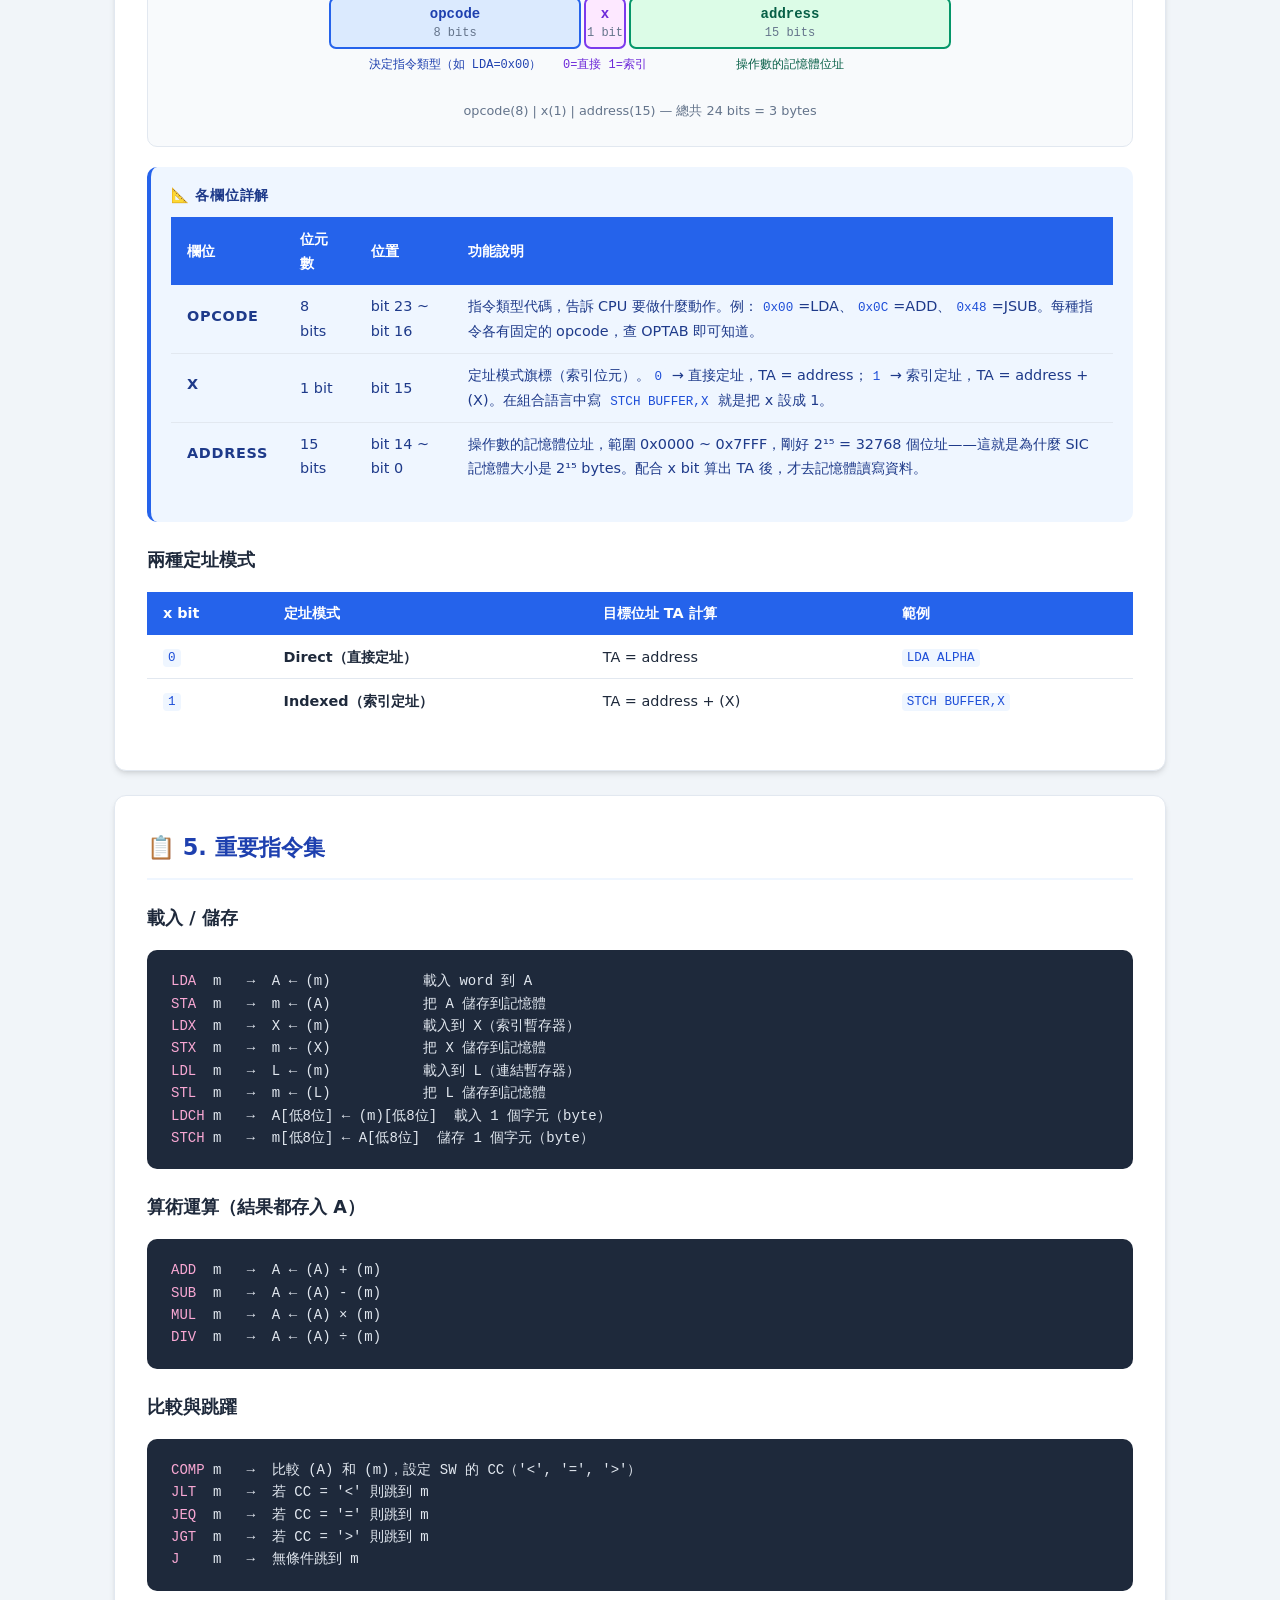
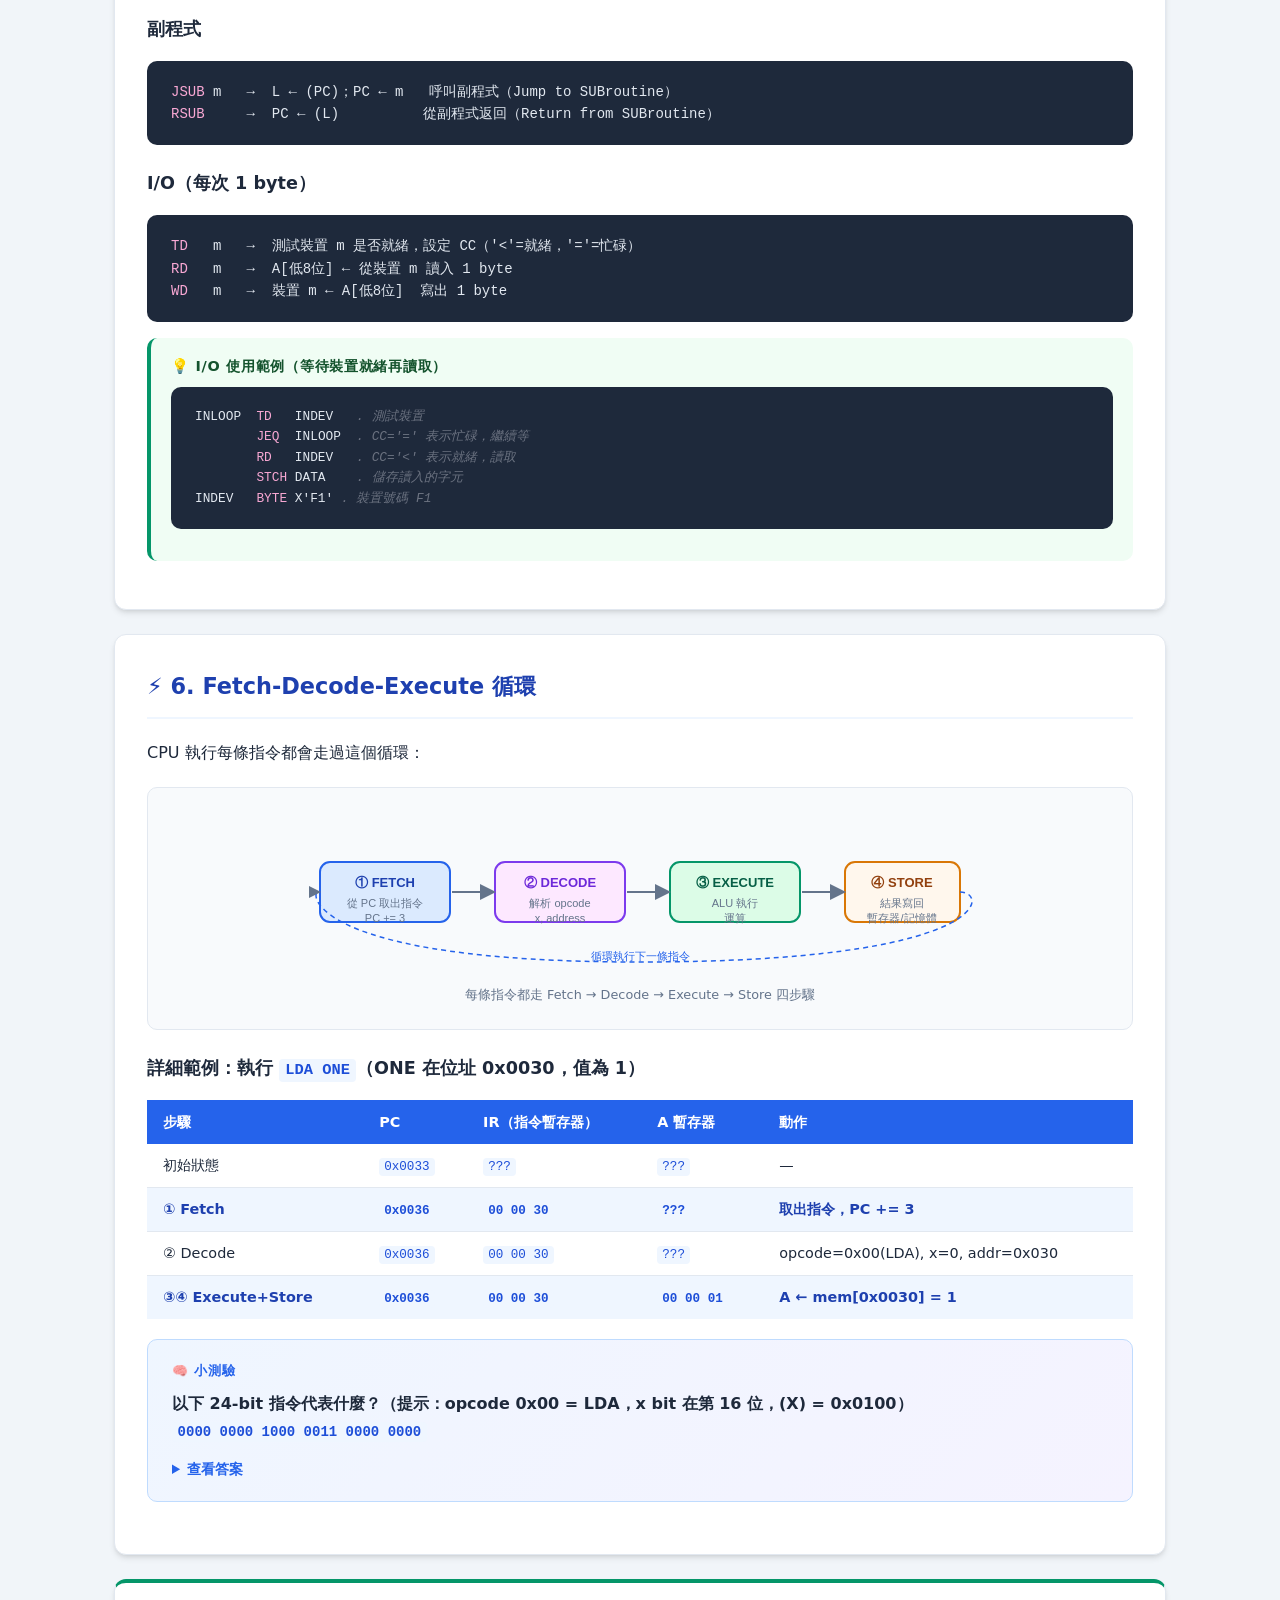
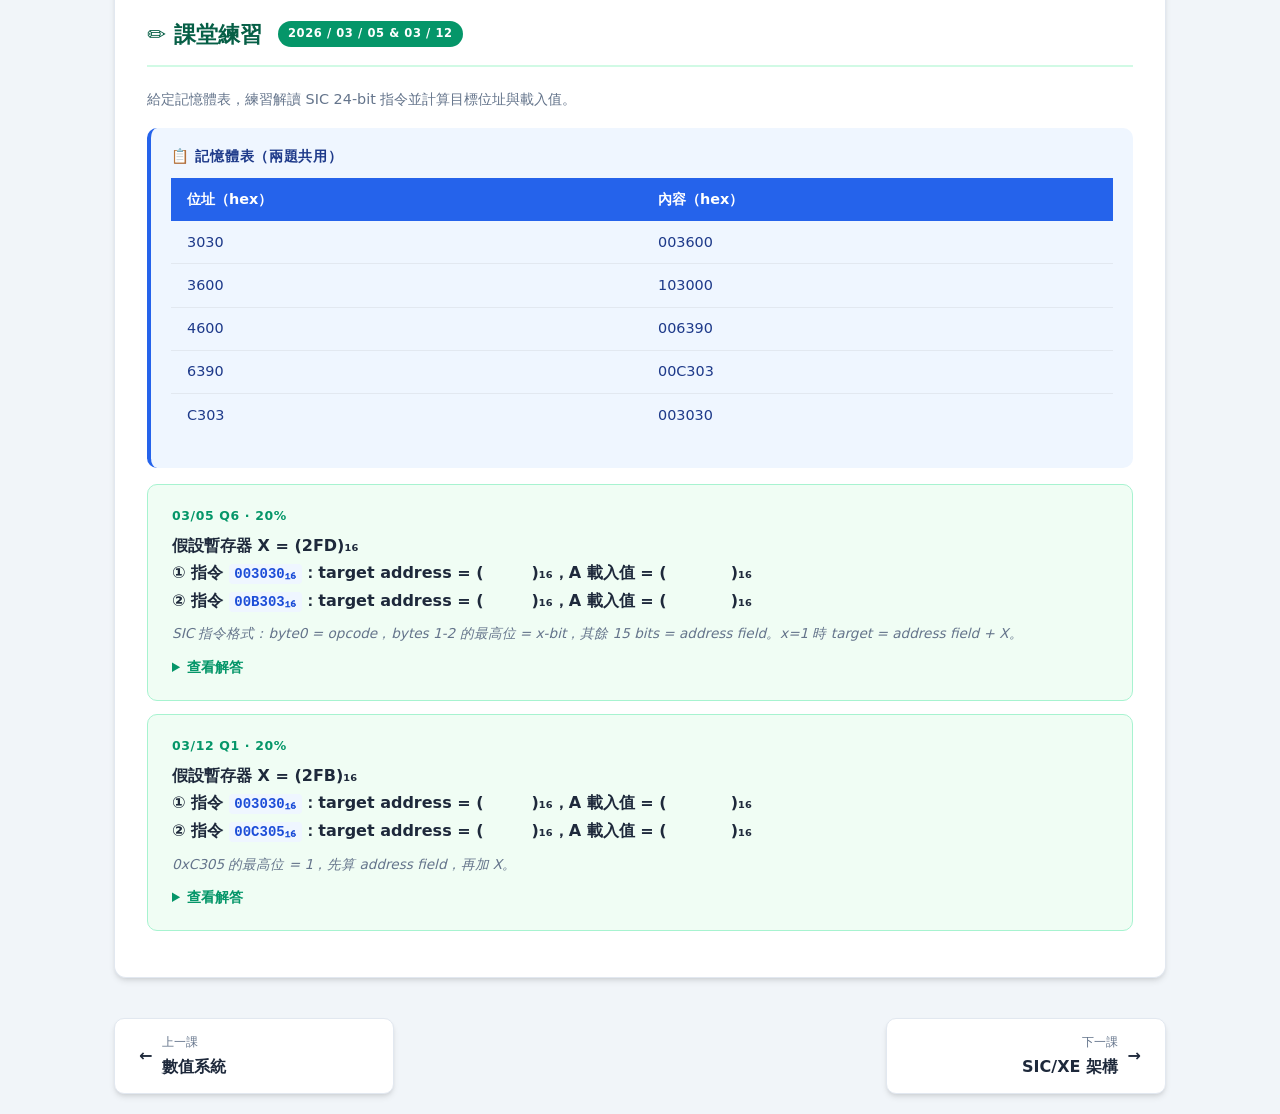
<file: lesson2.html>
<!DOCTYPE html>
<html lang="zh-TW">
<head>
<meta charset="UTF-8">
<meta name="viewport" content="width=device-width, initial-scale=1.0">
<title>第2課：SIC 機器架構 | 系統程式</title>
<link rel="stylesheet" href="style.css">
</head>
<body>

<header class="site-header">
  <div class="container"><h1>⚙️ 系統程式 System Programming</h1></div>
</header>

<nav class="lesson-nav">
  <div class="nav-inner">
    <a href="index.html" class="nav-home">🏠 首頁</a>
    <a href="lesson1.html">1. 數值系統</a>
    <a href="lesson2.html" class="active">2. SIC架構</a>
    <a href="lesson3.html">3. SIC/XE</a>
    <a href="lesson4.html">4. 組合語言</a>
    <a href="lesson5.html">5. Two-Pass</a>
    <a href="lesson6.html">6. One-Pass</a>
    <a href="lesson7.html">7. 定址模式</a>
    <a href="lesson8.html">8. 程式重定位</a>
  </div>
</nav>

<div class="lesson-header">
  <div class="container">
    <div class="lesson-num">2</div>
    <div>
      <h1>SIC 機器架構</h1>
      <div class="lesson-sub">記憶體 ｜ 暫存器 ｜ 指令格式 ｜ Fetch-Decode-Execute</div>
    </div>
  </div>
</div>

<div class="container">

<!-- ── 什麼是 SIC ───────────────────────────────────────── -->
<div class="section">
  <h2>🖥️ 1. 什麼是 SIC？</h2>
  <p><strong>SIC（Simplified Instructional Computer）</strong>是教科書設計的<strong>假想電腦</strong>，用來學習系統程式的核心概念。它夠簡單但包含真實電腦的必要功能。</p>
  <p>SIC 有兩個版本：</p>
  <ul>
    <li><strong>Standard SIC</strong>：基本版，功能精簡</li>
    <li><strong>SIC/XE（eXtra Equipment）</strong>：擴充版，下一課介紹</li>
  </ul>
  <div class="box box-info">
    <strong>📌 為什麼要學 SIC？</strong>
    因為組譯器、載入器等系統程式的設計，都跟機器架構高度相關。學 SIC 後，你能把原理套用到任何真實電腦。
  </div>
</div>

<!-- ── 記憶體 ──────────────────────────────────────────── -->
<div class="section">
  <h2>💾 2. 記憶體（Memory）</h2>
  <ul>
    <li>基本單位：<strong>8-bit byte</strong></li>
    <li>3 個連續 byte = 1 個 <strong>word（24 bits）</strong>（注意：SIC 特有！一般電腦是 4 bytes）</li>
    <li>記憶體大小：<strong>2¹⁵ = 32,768 bytes</strong></li>
    <li>位址範圍：<code>0x0000</code> ~ <code>0x7FFF</code>（15-bit 位址）</li>
  </ul>

  <div class="diagram">
    <svg viewBox="0 0 500 180" width="500" height="180" font-family="sans-serif" font-size="13">
      <text x="250" y="22" text-anchor="middle" font-weight="bold" font-size="15" fill="#1e40af">SIC 記憶體結構</text>
      <!-- Memory block -->
      <rect x="60" y="35" width="120" height="120" rx="6" fill="#f8fafc" stroke="#2563eb" stroke-width="2"/>
      <!-- Cells -->
      <rect x="60" y="35"  width="120" height="30" rx="0" fill="#dbeafe" stroke="#93c5fd"/>
      <rect x="60" y="65"  width="120" height="30" fill="#eff6ff" stroke="#93c5fd"/>
      <rect x="60" y="95"  width="120" height="30" fill="#dbeafe" stroke="#93c5fd"/>
      <rect x="60" y="125" width="120" height="30" rx="0" fill="#eff6ff" stroke="#93c5fd"/>
      <!-- Address labels -->
      <text x="55" y="55"  text-anchor="end" fill="#64748b" font-size="12">0x0000</text>
      <text x="55" y="85"  text-anchor="end" fill="#64748b" font-size="12">0x0001</text>
      <text x="55" y="115" text-anchor="end" fill="#64748b" font-size="12">0x0002</text>
      <text x="55" y="145" text-anchor="end" fill="#64748b" font-size="12">0x0003</text>
      <!-- Cell content -->
      <text x="120" y="55"  text-anchor="middle" fill="#1e293b">8 bits (1 byte)</text>
      <text x="120" y="85"  text-anchor="middle" fill="#1e293b">8 bits (1 byte)</text>
      <text x="120" y="115" text-anchor="middle" fill="#1e293b">8 bits (1 byte)</text>
      <text x="120" y="145" text-anchor="middle" fill="#1e293b">8 bits (1 byte)</text>
      <!-- Word bracket -->
      <path d="M190,35 L205,35 L205,95 L190,95" stroke="#dc2626" stroke-width="2" fill="none"/>
      <text x="210" y="70" fill="#dc2626" font-weight="bold">1 Word</text>
      <text x="210" y="88" fill="#dc2626" font-size="11">(3 bytes = 24 bits)</text>
      <!-- Total -->
      <text x="250" y="165" text-anchor="middle" fill="#64748b" font-size="12">總共 2¹⁵ = 32,768 bytes</text>
    </svg>
    <div class="caption">SIC 記憶體：以 byte 為單位定址，3 bytes = 1 word</div>
  </div>
</div>

<!-- ── 暫存器 ──────────────────────────────────────────── -->
<div class="section">
  <h2>📦 3. 暫存器（Registers）</h2>
  <p>SIC 共有 <strong>5 個暫存器</strong>，每個都是 <strong>24 bits</strong>。</p>

  <div class="diagram">
    <svg viewBox="0 0 680 328" width="680" height="328" font-family="sans-serif" font-size="13">
      <text x="340" y="22" text-anchor="middle" font-weight="bold" font-size="15" fill="#1e40af">SIC 暫存器</text>
      <!-- Register rows -->
      <!-- A -->
      <rect x="20" y="35" width="40" height="44" rx="6" fill="#2563eb"/>
      <text x="40" y="53" text-anchor="middle" fill="white" font-weight="bold" font-size="16">A</text>
      <text x="40" y="71" text-anchor="middle" fill="#bfdbfe" font-size="11">編號 0</text>
      <rect x="70" y="35" width="400" height="44" rx="6" fill="#eff6ff" stroke="#2563eb"/>
      <text x="270" y="56" text-anchor="middle" fill="#1e40af" font-weight="bold">Accumulator（累加器）</text>
      <text x="270" y="72" text-anchor="middle" fill="#64748b" font-size="12">算術運算的主要暫存器，ADD/SUB/MUL/DIV 的結果都存這裡</text>
      <!-- X -->
      <rect x="20" y="90" width="40" height="44" rx="6" fill="#7c3aed"/>
      <text x="40" y="108" text-anchor="middle" fill="white" font-weight="bold" font-size="16">X</text>
      <text x="40" y="126" text-anchor="middle" fill="#e9d5ff" font-size="11">編號 1</text>
      <rect x="70" y="90" width="400" height="44" rx="6" fill="#f5f3ff" stroke="#7c3aed"/>
      <text x="270" y="111" text-anchor="middle" fill="#6d28d9" font-weight="bold">Index Register（索引暫存器）</text>
      <text x="270" y="127" text-anchor="middle" fill="#64748b" font-size="12">索引定址：TA = address + (X)，常用於陣列循環</text>
      <!-- L -->
      <rect x="20" y="145" width="40" height="44" rx="6" fill="#0891b2"/>
      <text x="40" y="163" text-anchor="middle" fill="white" font-weight="bold" font-size="16">L</text>
      <text x="40" y="181" text-anchor="middle" fill="#a5f3fc" font-size="11">編號 2</text>
      <rect x="70" y="145" width="400" height="44" rx="6" fill="#ecfeff" stroke="#0891b2"/>
      <text x="270" y="166" text-anchor="middle" fill="#155e75" font-weight="bold">Linkage Register（連結暫存器）</text>
      <text x="270" y="182" text-anchor="middle" fill="#64748b" font-size="12">JSUB 時儲存返回位址（L ← PC），RSUB 時用 PC ← L 返回</text>
      <!-- PC -->
      <rect x="20" y="200" width="40" height="44" rx="6" fill="#059669"/>
      <text x="40" y="218" text-anchor="middle" fill="white" font-weight="bold" font-size="14">PC</text>
      <text x="40" y="236" text-anchor="middle" fill="#a7f3d0" font-size="11">編號 8</text>
      <rect x="70" y="200" width="400" height="44" rx="6" fill="#f0fdf4" stroke="#059669"/>
      <text x="270" y="221" text-anchor="middle" fill="#065f46" font-weight="bold">Program Counter（程式計數器）</text>
      <text x="270" y="237" text-anchor="middle" fill="#64748b" font-size="12">存著下一條要執行的指令位址，每次 Fetch 後 +3</text>
      <!-- SW -->
      <rect x="20" y="255" width="40" height="65" rx="6" fill="#d97706"/>
      <text x="40" y="276" text-anchor="middle" fill="white" font-weight="bold" font-size="13">SW</text>
      <text x="40" y="297" text-anchor="middle" fill="#fef3c7" font-size="10">編號 9</text>
      <rect x="70" y="255" width="590" height="65" rx="6" fill="#fffbeb" stroke="#d97706"/>
      <text x="355" y="275" text-anchor="middle" fill="#78350f" font-weight="bold">Status Word（狀態字組）</text>
      <text x="355" y="292" text-anchor="middle" fill="#64748b" font-size="11">CC（Condition Code）：&lt; = &gt; 三種狀態</text>
      <text x="355" y="309" text-anchor="middle" fill="#64748b" font-size="11">COMP 比較後設定；JLT/JEQ/JGT 根據 CC 決定跳躍</text>
    </svg>
    <div class="caption">5 個暫存器，每個 24 bits</div>
  </div>

  <div class="box box-warning">
    <strong>⚠️ 常考重點</strong>
    L 暫存器（Linkage）是 SIC 副程式呼叫的關鍵。JSUB 自動把 PC 存入 L，RSUB 從 L 跳回。
    如果副程式呼叫副程式（巢狀），需要先把 L 存到記憶體，否則 L 的值會被蓋掉！
  </div>

  <div class="box box-info">
    <strong>📖 名詞解釋：你可能看不懂的術語</strong>
    <div class="table-wrap" style="margin-top:.6rem">
      <table>
        <tr><th>術語</th><th>全名</th><th>白話說明</th></tr>
        <tr>
          <td><strong>Accumulator</strong><br><small style="color:#64748b">累加器（A）</small></td>
          <td>—</td>
          <td>所有算術運算的「草稿紙」。做 ADD/SUB/MUL/DIV 時，結果自動放進 A，不需另外指定要存哪裡。</td>
        </tr>
        <tr>
          <td><strong>TA</strong></td>
          <td>Target Address<br><small style="color:#64748b">目標位址</small></td>
          <td>指令真正要存取的記憶體位址。直接定址：TA = address；索引定址：TA = address + (X)。</td>
        </tr>
        <tr>
          <td><strong>Linkage</strong><br><small style="color:#64748b">連結（L）</small></td>
          <td>—</td>
          <td>好比書籤。JSUB 呼叫副程式前，把「呼叫完要回去的位址（PC）」夾進 L；副程式做完，RSUB 再從 L 跳回去。</td>
        </tr>
        <tr>
          <td><strong>CC</strong></td>
          <td>Condition Code<br><small style="color:#64748b">條件碼</small></td>
          <td>存在 SW 裡，只有三種值：<code>&lt;</code>（小於）、<code>=</code>（等於）、<code>&gt;</code>（大於）。COMP 比較 A 和記憶體後設定，讓 JLT/JEQ/JGT 決定要不要跳。</td>
        </tr>
        <tr>
          <td><strong>Program Counter</strong><br><small style="color:#64748b">程式計數器（PC）</small></td>
          <td>—</td>
          <td>好比看書時眼睛指向下一個字的游標，告訴 CPU「下一條指令在哪」。每讀完一條指令（3 bytes）就自動 +3。</td>
        </tr>
      </table>
    </div>
  </div>
</div>

<!-- ── 指令格式 ─────────────────────────────────────────── -->
<div class="section">
  <h2>📐 4. 指令格式（Instruction Format）</h2>
  <p>SIC 每條指令固定 <strong>24 bits（3 bytes）</strong>，分成三個欄位：</p>

  <div class="diagram">
    <svg viewBox="0 0 660 140" width="660" height="140" font-family="monospace" font-size="14">
      <text x="330" y="22" text-anchor="middle" font-weight="bold" font-size="15" fill="#1e40af">SIC 24-bit 指令格式</text>
      <!-- Bit labels top -->
      <text x="30"  y="42" fill="#64748b" font-size="11">bit 23</text>
      <text x="235" y="42" fill="#64748b" font-size="11">bit 16</text>
      <text x="305" y="42" fill="#64748b" font-size="11">bit 15</text>
      <text x="630" y="42" fill="#64748b" font-size="11" text-anchor="end">bit 0</text>
      <!-- Fields -->
      <rect x="20"  y="50" width="250" height="50" rx="6" fill="#dbeafe" stroke="#2563eb" stroke-width="2"/>
      <rect x="275" y="50" width="40"  height="50" rx="6" fill="#fde8ff" stroke="#7c3aed" stroke-width="2"/>
      <rect x="320" y="50" width="320" height="50" rx="6" fill="#dcfce7" stroke="#059669" stroke-width="2"/>
      <!-- Labels -->
      <text x="145" y="70" text-anchor="middle" fill="#1e40af" font-weight="bold">opcode</text>
      <text x="145" y="88" text-anchor="middle" fill="#64748b" font-size="12">8 bits</text>
      <text x="295" y="70" text-anchor="middle" fill="#6d28d9" font-weight="bold">x</text>
      <text x="295" y="88" text-anchor="middle" fill="#64748b" font-size="12">1 bit</text>
      <text x="480" y="70" text-anchor="middle" fill="#065f46" font-weight="bold">address</text>
      <text x="480" y="88" text-anchor="middle" fill="#64748b" font-size="12">15 bits</text>
      <!-- Annotations -->
      <text x="145" y="120" text-anchor="middle" fill="#1e40af" font-size="12">決定指令類型（如 LDA=0x00）</text>
      <text x="295" y="120" text-anchor="middle" fill="#6d28d9" font-size="12">0=直接 1=索引</text>
      <text x="480" y="120" text-anchor="middle" fill="#065f46" font-size="12">操作數的記憶體位址</text>
    </svg>
    <div class="caption">opcode(8) | x(1) | address(15) — 總共 24 bits = 3 bytes</div>
  </div>

  <div class="box box-info" style="margin-bottom:1.2rem">
    <strong>📐 各欄位詳解</strong>
    <div class="table-wrap" style="margin-top:.6rem">
      <table>
        <tr><th>欄位</th><th>位元數</th><th>位置</th><th>功能說明</th></tr>
        <tr>
          <td><strong>opcode</strong></td>
          <td>8 bits</td>
          <td>bit 23 ~ bit 16</td>
          <td>指令類型代碼，告訴 CPU 要做什麼動作。例：<code>0x00</code>=LDA、<code>0x0C</code>=ADD、<code>0x48</code>=JSUB。每種指令各有固定的 opcode，查 OPTAB 即可知道。</td>
        </tr>
        <tr>
          <td><strong>x</strong></td>
          <td>1 bit</td>
          <td>bit 15</td>
          <td>定址模式旗標（索引位元）。<code>0</code> → 直接定址，TA = address；<code>1</code> → 索引定址，TA = address + (X)。在組合語言中寫 <code>STCH BUFFER,X</code> 就是把 x 設成 1。</td>
        </tr>
        <tr>
          <td><strong>address</strong></td>
          <td>15 bits</td>
          <td>bit 14 ~ bit 0</td>
          <td>操作數的記憶體位址，範圍 0x0000 ~ 0x7FFF，剛好 2¹⁵ = 32768 個位址——這就是為什麼 SIC 記憶體大小是 2¹⁵ bytes。配合 x bit 算出 TA 後，才去記憶體讀寫資料。</td>
        </tr>
      </table>
    </div>
  </div>

  <h3>兩種定址模式</h3>
  <div class="table-wrap">
    <table>
      <tr><th>x bit</th><th>定址模式</th><th>目標位址 TA 計算</th><th>範例</th></tr>
      <tr><td><code>0</code></td><td><strong>Direct（直接定址）</strong></td><td>TA = address</td><td><code>LDA ALPHA</code></td></tr>
      <tr><td><code>1</code></td><td><strong>Indexed（索引定址）</strong></td><td>TA = address + (X)</td><td><code>STCH BUFFER,X</code></td></tr>
    </table>
  </div>
</div>

<!-- ── 指令集 ──────────────────────────────────────────── -->
<div class="section">
  <h2>📋 5. 重要指令集</h2>

  <h3>載入 / 儲存</h3>
  <pre><code><span class="lbl">LDA</span>  m   →  A ← (m)           載入 word 到 A
<span class="lbl">STA</span>  m   →  m ← (A)           把 A 儲存到記憶體
<span class="lbl">LDX</span>  m   →  X ← (m)           載入到 X（索引暫存器）
<span class="lbl">STX</span>  m   →  m ← (X)           把 X 儲存到記憶體
<span class="lbl">LDL</span>  m   →  L ← (m)           載入到 L（連結暫存器）
<span class="lbl">STL</span>  m   →  m ← (L)           把 L 儲存到記憶體
<span class="lbl">LDCH</span> m   →  A[低8位] ← (m)[低8位]  載入 1 個字元（byte）
<span class="lbl">STCH</span> m   →  m[低8位] ← A[低8位]  儲存 1 個字元（byte）</code></pre>

  <h3>算術運算（結果都存入 A）</h3>
  <pre><code><span class="lbl">ADD</span>  m   →  A ← (A) + (m)
<span class="lbl">SUB</span>  m   →  A ← (A) - (m)
<span class="lbl">MUL</span>  m   →  A ← (A) × (m)
<span class="lbl">DIV</span>  m   →  A ← (A) ÷ (m)</code></pre>

  <h3>比較與跳躍</h3>
  <pre><code><span class="lbl">COMP</span> m   →  比較 (A) 和 (m)，設定 SW 的 CC（'&lt;', '=', '&gt;'）
<span class="lbl">JLT</span>  m   →  若 CC = '&lt;' 則跳到 m
<span class="lbl">JEQ</span>  m   →  若 CC = '=' 則跳到 m
<span class="lbl">JGT</span>  m   →  若 CC = '&gt;' 則跳到 m
<span class="lbl">J</span>    m   →  無條件跳到 m</code></pre>

  <h3>副程式</h3>
  <pre><code><span class="lbl">JSUB</span> m   →  L ← (PC)；PC ← m   呼叫副程式（Jump to SUBroutine）
<span class="lbl">RSUB</span>     →  PC ← (L)          從副程式返回（Return from SUBroutine）</code></pre>

  <h3>I/O（每次 1 byte）</h3>
  <pre><code><span class="lbl">TD</span>   m   →  測試裝置 m 是否就緒，設定 CC（'&lt;'=就緒，'='=忙碌）
<span class="lbl">RD</span>   m   →  A[低8位] ← 從裝置 m 讀入 1 byte
<span class="lbl">WD</span>   m   →  裝置 m ← A[低8位]  寫出 1 byte</code></pre>

  <div class="box box-tip">
    <strong>💡 I/O 使用範例（等待裝置就緒再讀取）</strong>
    <pre style="margin-top:.5rem;font-size:.8rem"><code>INLOOP  <span class="lbl">TD</span>   INDEV   <span class="cm">. 測試裝置</span>
        <span class="lbl">JEQ</span>  INLOOP  <span class="cm">. CC='=' 表示忙碌，繼續等</span>
        <span class="lbl">RD</span>   INDEV   <span class="cm">. CC='&lt;' 表示就緒，讀取</span>
        <span class="lbl">STCH</span> DATA    <span class="cm">. 儲存讀入的字元</span>
INDEV   <span class="lbl">BYTE</span> X'F1' <span class="cm">. 裝置號碼 F1</span></code></pre>
  </div>
</div>

<!-- ── Fetch-Decode-Execute ───────────────────────────── -->
<div class="section">
  <h2>⚡ 6. Fetch-Decode-Execute 循環</h2>
  <p>CPU 執行每條指令都會走過這個循環：</p>

  <div class="diagram">
    <svg viewBox="0 0 680 160" width="680" height="160" font-family="sans-serif" font-size="13">
      <!-- Boxes -->
      <rect x="20"  y="50" width="130" height="60" rx="10" fill="#dbeafe" stroke="#2563eb" stroke-width="2"/>
      <rect x="195" y="50" width="130" height="60" rx="10" fill="#fde8ff" stroke="#7c3aed" stroke-width="2"/>
      <rect x="370" y="50" width="130" height="60" rx="10" fill="#dcfce7" stroke="#059669" stroke-width="2"/>
      <rect x="545" y="50" width="115" height="60" rx="10" fill="#fff7ed" stroke="#d97706" stroke-width="2"/>
      <!-- Labels -->
      <text x="85"  y="75" text-anchor="middle" fill="#1e40af" font-weight="bold">① FETCH</text>
      <text x="85"  y="95" text-anchor="middle" fill="#64748b" font-size="11">從 PC 取出指令</text>
      <text x="85" y="110" text-anchor="middle" fill="#64748b" font-size="11">PC += 3</text>
      <text x="260" y="75" text-anchor="middle" fill="#6d28d9" font-weight="bold">② DECODE</text>
      <text x="260" y="95" text-anchor="middle" fill="#64748b" font-size="11">解析 opcode</text>
      <text x="260" y="110" text-anchor="middle" fill="#64748b" font-size="11">x, address</text>
      <text x="435" y="75" text-anchor="middle" fill="#065f46" font-weight="bold">③ EXECUTE</text>
      <text x="435" y="95" text-anchor="middle" fill="#64748b" font-size="11">ALU 執行</text>
      <text x="435" y="110" text-anchor="middle" fill="#64748b" font-size="11">運算</text>
      <text x="602" y="75" text-anchor="middle" fill="#92400e" font-weight="bold">④ STORE</text>
      <text x="602" y="95" text-anchor="middle" fill="#64748b" font-size="11">結果寫回</text>
      <text x="602" y="110" text-anchor="middle" fill="#64748b" font-size="11">暫存器/記憶體</text>
      <!-- Arrows -->
      <path d="M152,80 L192,80" stroke="#64748b" stroke-width="2" fill="none" marker-end="url(#farr)"/>
      <path d="M327,80 L367,80" stroke="#64748b" stroke-width="2" fill="none" marker-end="url(#farr)"/>
      <path d="M502,80 L542,80" stroke="#64748b" stroke-width="2" fill="none" marker-end="url(#farr)"/>
      <!-- Loop back -->
      <path d="M660,80 C690,80 690,150 340,150 C10,150 10,80 18,80" stroke="#2563eb" stroke-width="1.5" stroke-dasharray="5,4" fill="none" marker-end="url(#farr)"/>
      <defs><marker id="farr" markerWidth="8" markerHeight="8" refX="6" refY="4" orient="auto"><path d="M0,0 L8,4 L0,8 Z" fill="#64748b"/></marker></defs>
      <text x="340" y="148" text-anchor="middle" fill="#2563eb" font-size="11">循環執行下一條指令</text>
    </svg>
    <div class="caption">每條指令都走 Fetch → Decode → Execute → Store 四步驟</div>
  </div>

  <h3>詳細範例：執行 <code>LDA ONE</code>（ONE 在位址 0x0030，值為 1）</h3>
  <div class="table-wrap">
    <table>
      <tr><th>步驟</th><th>PC</th><th>IR（指令暫存器）</th><th>A 暫存器</th><th>動作</th></tr>
      <tr><td>初始狀態</td><td><code>0x0033</code></td><td><code>???</code></td><td><code>???</code></td><td>—</td></tr>
      <tr class="highlight-row"><td>① Fetch</td><td><code>0x0036</code></td><td><code>00 00 30</code></td><td><code>???</code></td><td>取出指令，PC += 3</td></tr>
      <tr><td>② Decode</td><td><code>0x0036</code></td><td><code>00 00 30</code></td><td><code>???</code></td><td>opcode=0x00(LDA), x=0, addr=0x030</td></tr>
      <tr class="highlight-row"><td>③④ Execute+Store</td><td><code>0x0036</code></td><td><code>00 00 30</code></td><td><code>00 00 01</code></td><td>A ← mem[0x0030] = 1</td></tr>
    </table>
  </div>

  <div class="quiz">
    <div class="quiz-label">🧠 小測驗</div>
    <div class="quiz-q">
      以下 24-bit 指令代表什麼？（提示：opcode 0x00 = LDA，x bit 在第 16 位，(X) = 0x0100）<br>
      <code>0000 0000  1000 0011  0000 0000</code>
    </div>
    <details>
      <summary>查看答案</summary>
      <div class="answer">
        opcode = <code>00</code> → LDA<br>
        x = <code>1</code> → 索引定址<br>
        address = <code>0000 0011 0000 0000</code> = <code>0x0300</code><br>
        TA = 0x0300 + (X) = 0x0300 + 0x0100 = <strong>0x0400</strong><br>
        → A ← mem[0x0400]
      </div>
    </details>
  </div>
</div>

<!-- ── 課堂練習 ───────────────────────────────────────── -->
<div class="section practice-section">
  <h2>✏️ 課堂練習 <span class="practice-badge">2026 / 03 / 05 &amp; 03 / 12</span></h2>
  <p style="color:var(--text-muted);font-size:.9rem;margin-bottom:.75rem;">
    給定記憶體表，練習解讀 SIC 24-bit 指令並計算目標位址與載入值。
  </p>

  <div class="box box-info" style="margin-bottom:1rem;">
    <strong>📋 記憶體表（兩題共用）</strong>
    <div class="table-wrap" style="margin-top:.6rem;">
      <table>
        <tr><th>位址（hex）</th><th>內容（hex）</th></tr>
        <tr><td>3030</td><td>003600</td></tr>
        <tr><td>3600</td><td>103000</td></tr>
        <tr><td>4600</td><td>006390</td></tr>
        <tr><td>6390</td><td>00C303</td></tr>
        <tr><td>C303</td><td>003030</td></tr>
      </table>
    </div>
  </div>

  <div class="practice">
    <div class="p-num">03/05 Q6 · 20%</div>
    <div class="p-q">
      假設暫存器 X = (2FD)₁₆<br>
      ① 指令 <code>003030₁₆</code>：target address = (　　　)₁₆，A 載入值 = (　　　　)₁₆<br>
      ② 指令 <code>00B303₁₆</code>：target address = (　　　)₁₆，A 載入值 = (　　　　)₁₆
    </div>
    <div class="p-hint">SIC 指令格式：byte0 = opcode，bytes 1-2 的最高位 = x-bit，其餘 15 bits = address field。x=1 時 target = address field + X。</div>
    <details>
      <summary>查看解答</summary>
      <div class="answer">
        <strong>① 003030₁₆：</strong><br>
        opcode = 00（LDA），bytes 1-2 = 0x3030，bit15 = 0 → 直接定址<br>
        target = <strong>3030₁₆</strong>，A ← memory[3030] = <strong>003600₁₆</strong><br><br>
        <strong>② 00B303₁₆：</strong><br>
        bytes 1-2 = 0xB303 = <code>1011 0011 0000 0011</code>₂<br>
        最高位（bit15）= <strong>1</strong> → x = 1（索引定址）<br>
        把最高位清掉取得 address field：B303₁₆ 的最高位設 0 → <strong>3303₁₆</strong><br>
        （技巧：B=1011₂ → 去掉最高位變 011₂ = 3，所以 B303 → 3303）<br>
        target = 3303 + 2FD = <strong>3600₁₆</strong>，A ← memory[3600] = <strong>103000₁₆</strong>
      </div>
    </details>
  </div>

  <div class="practice">
    <div class="p-num">03/12 Q1 · 20%</div>
    <div class="p-q">
      假設暫存器 X = (2FB)₁₆<br>
      ① 指令 <code>003030₁₆</code>：target address = (　　　)₁₆，A 載入值 = (　　　　)₁₆<br>
      ② 指令 <code>00C305₁₆</code>：target address = (　　　)₁₆，A 載入值 = (　　　　)₁₆
    </div>
    <div class="p-hint">0xC305 的最高位 = 1，先算 address field，再加 X。</div>
    <details>
      <summary>查看解答</summary>
      <div class="answer">
        <strong>① 003030₁₆：</strong> 同上，target = <strong>3030₁₆</strong>，A = <strong>003600₁₆</strong><br><br>
        <strong>② 00C305₁₆：</strong><br>
        bytes 1-2 = 0xC305 = <code>1100 0011 0000 0101</code>₂，最高位 = 1 → x = 1<br>
        address field：C=1100₂ → 去掉最高位變 100₂ = 4，所以 C305 → <strong>4305₁₆</strong><br>
        target = 4305 + 2FB = <strong>4600₁₆</strong>，A ← memory[4600] = <strong>006390₁₆</strong>
      </div>
    </details>
  </div>
</div>

<div class="lesson-nav-bottom">
  <a href="lesson1.html" class="nav-btn">
    <span>←</span>
    <div><span class="nav-label">上一課</span>數值系統</div>
  </a>
  <a href="lesson3.html" class="nav-btn next">
    <span>→</span>
    <div><span class="nav-label">下一課</span>SIC/XE 架構</div>
  </a>
</div>

</div>
</body>
</html>
</file>
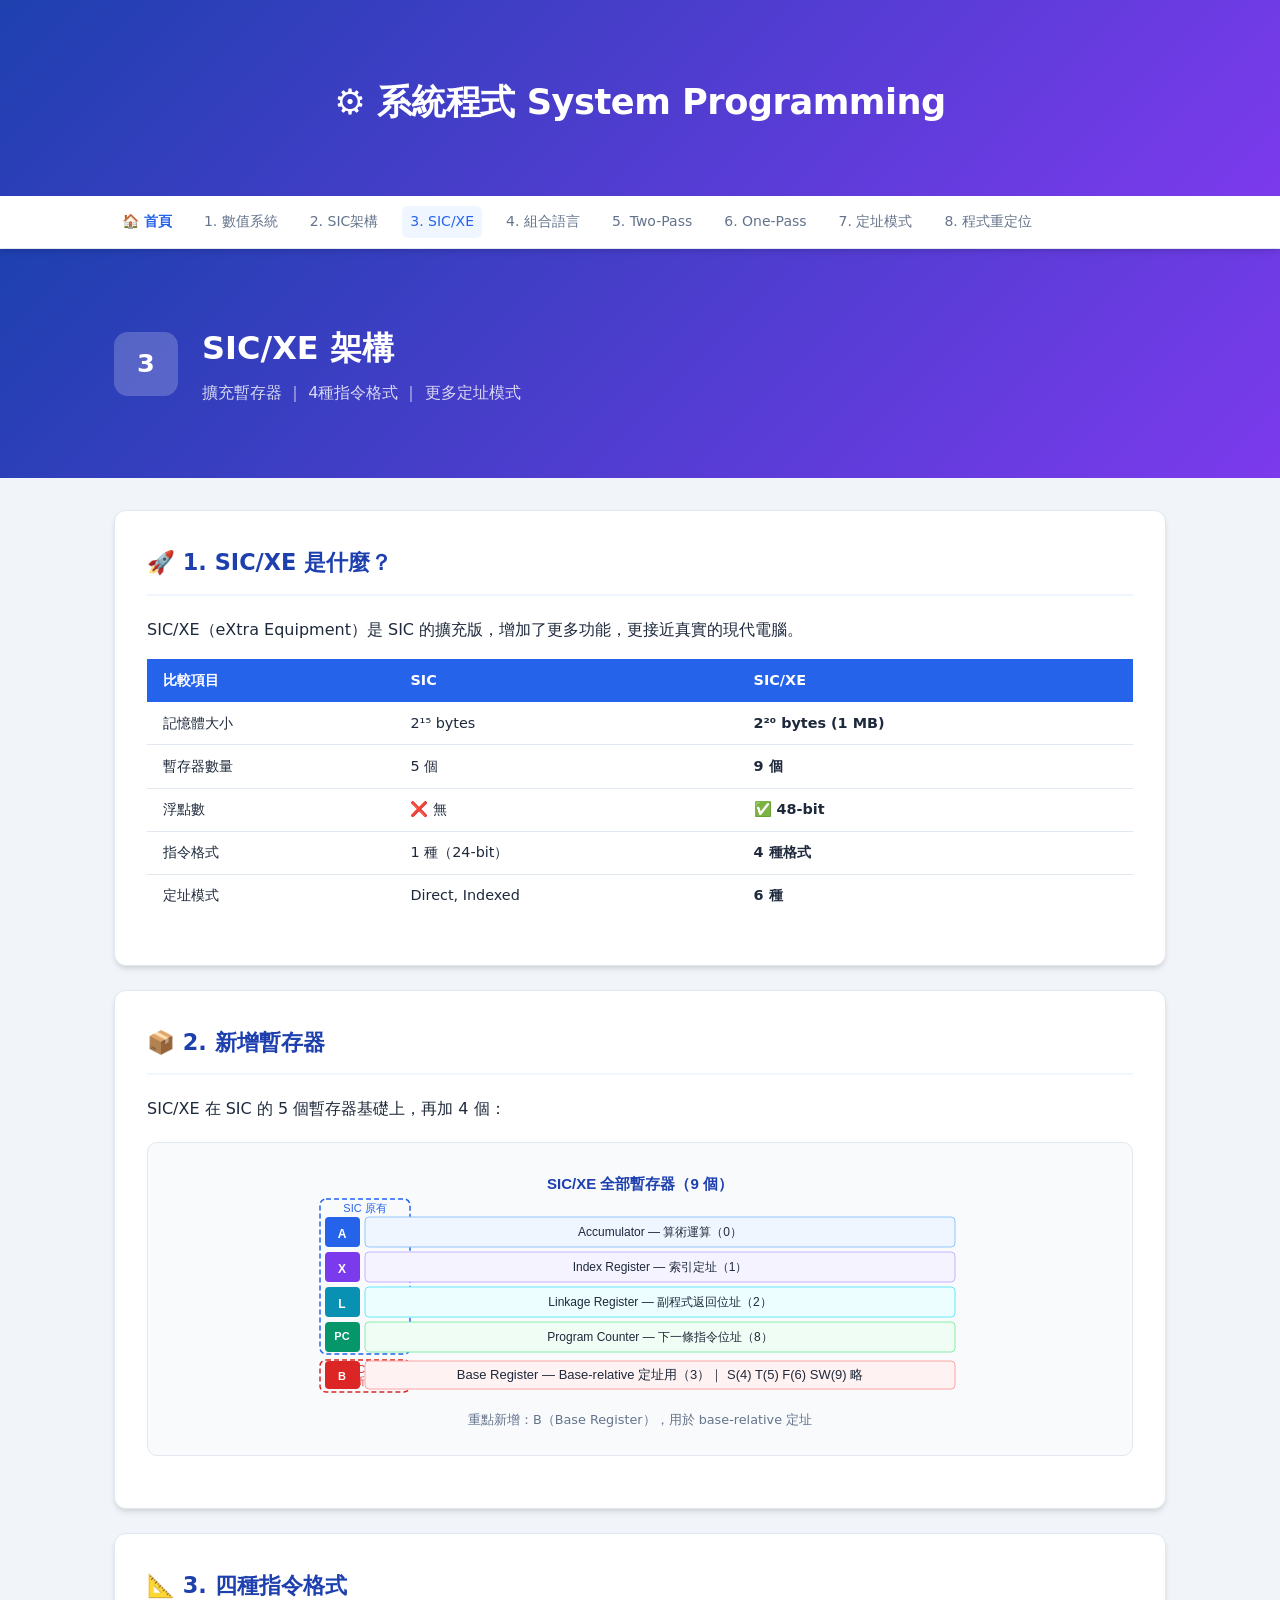
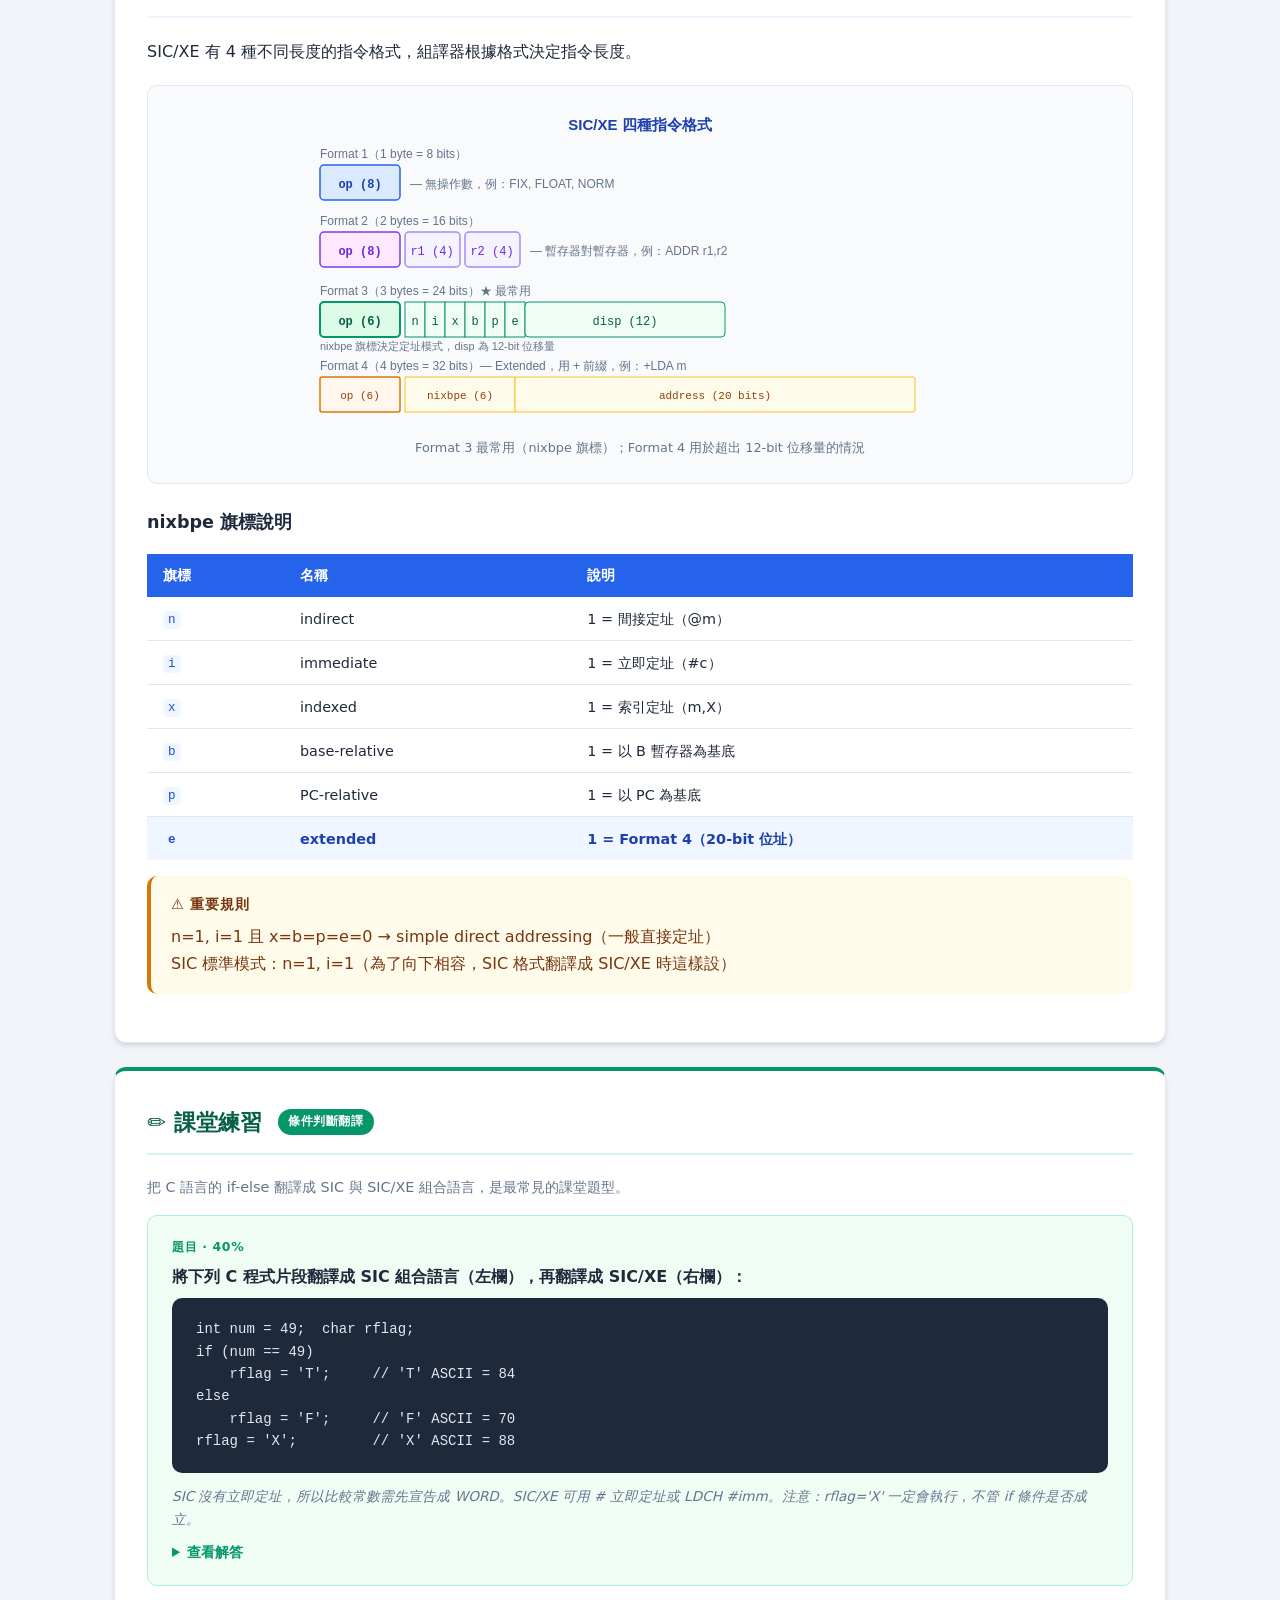
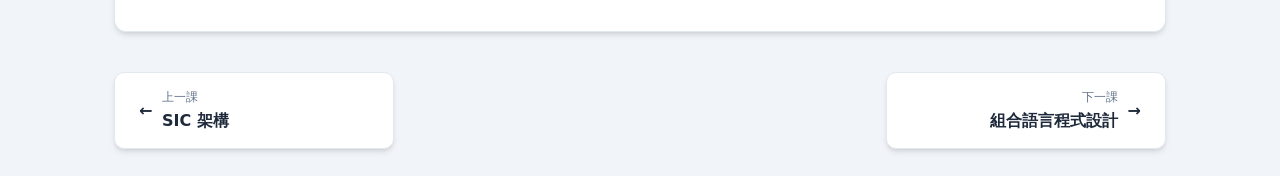
<file: lesson3.html>
<!DOCTYPE html>
<html lang="zh-TW">
<head>
<meta charset="UTF-8">
<meta name="viewport" content="width=device-width, initial-scale=1.0">
<title>第3課：SIC/XE 架構 | 系統程式</title>
<link rel="stylesheet" href="style.css">
</head>
<body>
<header class="site-header"><div class="container"><h1>⚙️ 系統程式 System Programming</h1></div></header>
<nav class="lesson-nav"><div class="nav-inner">
  <a href="index.html" class="nav-home">🏠 首頁</a>
  <a href="lesson1.html">1. 數值系統</a><a href="lesson2.html">2. SIC架構</a>
  <a href="lesson3.html" class="active">3. SIC/XE</a><a href="lesson4.html">4. 組合語言</a>
  <a href="lesson5.html">5. Two-Pass</a><a href="lesson6.html">6. One-Pass</a>
  <a href="lesson7.html">7. 定址模式</a><a href="lesson8.html">8. 程式重定位</a>
</div></nav>
<div class="lesson-header"><div class="container">
  <div class="lesson-num">3</div>
  <div><h1>SIC/XE 架構</h1><div class="lesson-sub">擴充暫存器 ｜ 4種指令格式 ｜ 更多定址模式</div></div>
</div></div>

<div class="container">

<div class="section">
  <h2>🚀 1. SIC/XE 是什麼？</h2>
  <p>SIC/XE（eXtra Equipment）是 SIC 的擴充版，增加了更多功能，更接近真實的現代電腦。</p>
  <div class="table-wrap"><table>
    <tr><th>比較項目</th><th>SIC</th><th>SIC/XE</th></tr>
    <tr><td>記憶體大小</td><td>2¹⁵ bytes</td><td class="highlight-row"><strong>2²⁰ bytes (1 MB)</strong></td></tr>
    <tr><td>暫存器數量</td><td>5 個</td><td class="highlight-row"><strong>9 個</strong></td></tr>
    <tr><td>浮點數</td><td>❌ 無</td><td class="highlight-row"><strong>✅ 48-bit</strong></td></tr>
    <tr><td>指令格式</td><td>1 種（24-bit）</td><td class="highlight-row"><strong>4 種格式</strong></td></tr>
    <tr><td>定址模式</td><td>Direct, Indexed</td><td class="highlight-row"><strong>6 種</strong></td></tr>
  </table></div>
</div>

<div class="section">
  <h2>📦 2. 新增暫存器</h2>
  <p>SIC/XE 在 SIC 的 5 個暫存器基礎上，再加 4 個：</p>
  <div class="diagram">
    <svg viewBox="0 0 660 230" width="660" height="230" font-family="sans-serif" font-size="13">
      <text x="330" y="22" text-anchor="middle" font-weight="bold" font-size="15" fill="#1e40af">SIC/XE 全部暫存器（9 個）</text>
      <!-- SIC original label -->
      <rect x="10" y="32" width="90" height="155" rx="6" fill="none" stroke="#2563eb" stroke-dasharray="5,3" stroke-width="1.5"/>
      <text x="55" y="45" text-anchor="middle" fill="#2563eb" font-size="11">SIC 原有</text>
      <!-- Registers -->
      <g font-size="12">
        <rect x="15" y="50" width="35" height="30" rx="4" fill="#2563eb"/><text x="32" y="71" text-anchor="middle" fill="white" font-weight="bold">A</text>
        <rect x="55" y="50" width="590" height="30" rx="4" fill="#eff6ff" stroke="#93c5fd"/>
        <text x="350" y="69" text-anchor="middle" fill="#1e293b">Accumulator — 算術運算（0）</text>

        <rect x="15" y="85" width="35" height="30" rx="4" fill="#7c3aed"/><text x="32" y="106" text-anchor="middle" fill="white" font-weight="bold">X</text>
        <rect x="55" y="85" width="590" height="30" rx="4" fill="#f5f3ff" stroke="#c4b5fd"/>
        <text x="350" y="104" text-anchor="middle" fill="#1e293b">Index Register — 索引定址（1）</text>

        <rect x="15" y="120" width="35" height="30" rx="4" fill="#0891b2"/><text x="32" y="141" text-anchor="middle" fill="white" font-weight="bold">L</text>
        <rect x="55" y="120" width="590" height="30" rx="4" fill="#ecfeff" stroke="#67e8f9"/>
        <text x="350" y="139" text-anchor="middle" fill="#1e293b">Linkage Register — 副程式返回位址（2）</text>

        <rect x="15" y="155" width="35" height="30" rx="4" fill="#059669"/><text x="32" y="173" text-anchor="middle" fill="white" font-size="11" font-weight="bold">PC</text>
        <rect x="55" y="155" width="590" height="30" rx="4" fill="#f0fdf4" stroke="#86efac"/>
        <text x="350" y="174" text-anchor="middle" fill="#1e293b">Program Counter — 下一條指令位址（8）</text>
      </g>
      <!-- New registers label -->
      <rect x="10" y="193" width="90" height="32" rx="6" fill="none" stroke="#dc2626" stroke-dasharray="5,3" stroke-width="1.5"/>
      <text x="55" y="206" text-anchor="middle" fill="#dc2626" font-size="11">SIC/XE</text>
      <text x="55" y="218" text-anchor="middle" fill="#dc2626" font-size="11">新增</text>
      <rect x="15" y="194" width="35" height="28" rx="4" fill="#dc2626"/><text x="32" y="213" text-anchor="middle" fill="white" font-size="11" font-weight="bold">B</text>
      <rect x="55" y="194" width="590" height="28" rx="4" fill="#fef2f2" stroke="#fca5a5"/>
      <text x="350" y="212" text-anchor="middle" fill="#1e293b">Base Register — Base-relative 定址用（3）｜ S(4) T(5) F(6) SW(9) 略</text>
    </svg>
    <div class="caption">重點新增：B（Base Register），用於 base-relative 定址</div>
  </div>
</div>

<div class="section">
  <h2>📐 3. 四種指令格式</h2>
  <p>SIC/XE 有 4 種不同長度的指令格式，組譯器根據格式決定指令長度。</p>

  <div class="diagram">
    <svg viewBox="0 0 680 315" width="680" height="315" font-family="monospace" font-size="12">
      <text x="340" y="20" text-anchor="middle" font-weight="bold" font-size="15" fill="#1e40af" font-family="sans-serif">SIC/XE 四種指令格式</text>

      <!-- Format 1 -->
      <text x="20" y="48" fill="#64748b" font-size="12" font-family="sans-serif">Format 1（1 byte = 8 bits）</text>
      <rect x="20" y="55" width="80" height="35" rx="4" fill="#dbeafe" stroke="#2563eb" stroke-width="1.5"/>
      <text x="60" y="78" text-anchor="middle" fill="#1e40af" font-weight="bold">op (8)</text>
      <text x="110" y="78" fill="#64748b" font-family="sans-serif">— 無操作數，例：FIX, FLOAT, NORM</text>

      <!-- Format 2 -->
      <text x="20" y="115" fill="#64748b" font-size="12" font-family="sans-serif">Format 2（2 bytes = 16 bits）</text>
      <rect x="20"  y="122" width="80"  height="35" rx="4" fill="#fde8ff" stroke="#7c3aed" stroke-width="1.5"/>
      <rect x="105" y="122" width="55"  height="35" rx="4" fill="#f5f3ff" stroke="#a78bfa" stroke-width="1.5"/>
      <rect x="165" y="122" width="55"  height="35" rx="4" fill="#f5f3ff" stroke="#a78bfa" stroke-width="1.5"/>
      <text x="60"  y="145" text-anchor="middle" fill="#6d28d9" font-weight="bold">op (8)</text>
      <text x="132" y="145" text-anchor="middle" fill="#6d28d9">r1 (4)</text>
      <text x="192" y="145" text-anchor="middle" fill="#6d28d9">r2 (4)</text>
      <text x="230" y="145" fill="#64748b" font-family="sans-serif">— 暫存器對暫存器，例：ADDR r1,r2</text>

      <!-- Format 3 -->
      <text x="20" y="185" fill="#64748b" font-size="12" font-family="sans-serif">Format 3（3 bytes = 24 bits）★ 最常用</text>
      <rect x="20"  y="192" width="80"  height="35" rx="4" fill="#dcfce7" stroke="#059669" stroke-width="2"/>
      <rect x="105" y="192" width="20"  height="35" rx="0" fill="#f0fdf4" stroke="#059669" stroke-width="1"/>
      <rect x="125" y="192" width="20"  height="35" rx="0" fill="#f0fdf4" stroke="#059669" stroke-width="1"/>
      <rect x="145" y="192" width="20"  height="35" rx="0" fill="#f0fdf4" stroke="#059669" stroke-width="1"/>
      <rect x="165" y="192" width="20"  height="35" rx="0" fill="#f0fdf4" stroke="#059669" stroke-width="1"/>
      <rect x="185" y="192" width="20"  height="35" rx="0" fill="#f0fdf4" stroke="#059669" stroke-width="1"/>
      <rect x="205" y="192" width="20"  height="35" rx="0" fill="#f0fdf4" stroke="#059669" stroke-width="1"/>
      <rect x="225" y="192" width="200" height="35" rx="4" fill="#f0fdf4" stroke="#059669" stroke-width="1"/>
      <text x="60"  y="215" text-anchor="middle" fill="#065f46" font-weight="bold">op (6)</text>
      <text x="115" y="215" text-anchor="middle" fill="#065f46">n</text>
      <text x="135" y="215" text-anchor="middle" fill="#065f46">i</text>
      <text x="155" y="215" text-anchor="middle" fill="#065f46">x</text>
      <text x="175" y="215" text-anchor="middle" fill="#065f46">b</text>
      <text x="195" y="215" text-anchor="middle" fill="#065f46">p</text>
      <text x="215" y="215" text-anchor="middle" fill="#065f46">e</text>
      <text x="325" y="215" text-anchor="middle" fill="#065f46">disp (12)</text>
      <text x="20"  y="240" fill="#64748b" font-family="sans-serif" font-size="11">nixbpe 旗標決定定址模式，disp 為 12-bit 位移量</text>

      <!-- Format 4 -->
      <text x="20" y="260" fill="#64748b" font-size="12" font-family="sans-serif">Format 4（4 bytes = 32 bits）— Extended，用 + 前綴，例：+LDA m</text>
      <rect x="20"  y="267" width="80"  height="35" rx="2" fill="#fff7ed" stroke="#d97706" stroke-width="1.5"/>
      <rect x="105" y="267" width="110" height="35" rx="0" fill="#fffbeb" stroke="#fbbf24" stroke-width="1"/>
      <rect x="215" y="267" width="400" height="35" rx="2" fill="#fffbeb" stroke="#fbbf24" stroke-width="1"/>
      <text x="60"  y="289" text-anchor="middle" fill="#92400e" font-size="11">op (6)</text>
      <text x="160" y="289" text-anchor="middle" fill="#92400e" font-size="11">nixbpe (6)</text>
      <text x="415" y="289" text-anchor="middle" fill="#92400e" font-size="11">address (20 bits)</text>
    </svg>
    <div class="caption">Format 3 最常用（nixbpe 旗標）；Format 4 用於超出 12-bit 位移量的情況</div>
  </div>

  <h3>nixbpe 旗標說明</h3>
  <div class="table-wrap"><table>
    <tr><th>旗標</th><th>名稱</th><th>說明</th></tr>
    <tr><td><code>n</code></td><td>indirect</td><td>1 = 間接定址（@m）</td></tr>
    <tr><td><code>i</code></td><td>immediate</td><td>1 = 立即定址（#c）</td></tr>
    <tr><td><code>x</code></td><td>indexed</td><td>1 = 索引定址（m,X）</td></tr>
    <tr><td><code>b</code></td><td>base-relative</td><td>1 = 以 B 暫存器為基底</td></tr>
    <tr><td><code>p</code></td><td>PC-relative</td><td>1 = 以 PC 為基底</td></tr>
    <tr class="highlight-row"><td><code>e</code></td><td>extended</td><td>1 = Format 4（20-bit 位址）</td></tr>
  </table></div>

  <div class="box box-warning">
    <strong>⚠️ 重要規則</strong>
    n=1, i=1 且 x=b=p=e=0 → simple direct addressing（一般直接定址）<br>
    SIC 標準模式：n=1, i=1（為了向下相容，SIC 格式翻譯成 SIC/XE 時這樣設）
  </div>
</div>

<!-- ── 課堂練習 ───────────────────────────────────────── -->
<div class="section practice-section">
  <h2>✏️ 課堂練習 <span class="practice-badge">條件判斷翻譯</span></h2>
  <p style="color:var(--text-muted);font-size:.9rem;margin-bottom:1rem;">
    把 C 語言的 if-else 翻譯成 SIC 與 SIC/XE 組合語言，是最常見的課堂題型。
  </p>

  <div class="practice">
    <div class="p-num">題目 · 40%</div>
    <div class="p-q">將下列 C 程式片段翻譯成 SIC 組合語言（左欄），再翻譯成 SIC/XE（右欄）：</div>
<pre style="margin:.5rem 0 .75rem;">int num = 49;  char rflag;
if (num == 49)
    rflag = 'T';     // 'T' ASCII = 84
else
    rflag = 'F';     // 'F' ASCII = 70
rflag = 'X';         // 'X' ASCII = 88</pre>
    <div class="p-hint">SIC 沒有立即定址，所以比較常數需先宣告成 WORD。SIC/XE 可用 # 立即定址或 LDCH #imm。注意：rflag='X' 一定會執行，不管 if 條件是否成立。</div>
    <details>
      <summary>查看解答</summary>
      <div class="answer">
        <strong>SIC 版本：</strong>
        <em style="font-size:.85rem;">LDCH = Load CHaracter，把 1 byte 載入 A 的最低 8 bits；STCH = Store CHaracter，把 A 的最低 8 bits 寫入記憶體 1 byte。char 用這兩個指令，不用 LDA/STA（那兩個是處理 3 bytes 的 word）。</em>
<pre>       LDA   NUM
       COMP  I49       ; 比較 A 與 49
       JEQ   SETTRUE   ; 相等跳去設 'T'
       LDCH  CHARF     ; else：把 'F' 這個字元載進 A
       STCH  RFLAG     ;        再把 A 存到 rflag 的記憶體位置
       J     SETX      ; 跳過 then 區段（否則會掉落執行 SETTRUE）
SETTRUE LDCH CHART     ; then：把 'T' 載進 A
       STCH  RFLAG     ;        存到 rflag
SETX   LDCH  CHARX     ; 一定執行：把 'X' 載進 A
       STCH  RFLAG     ;            存到 rflag

CHARX  BYTE  C'X'      ; ASCII 88
CHART  BYTE  C'T'      ; ASCII 84
CHARF  BYTE  C'F'      ; ASCII 70
NUM    WORD  49
RFLAG  RESB  1
I49    WORD  49</pre>
        <strong>SIC/XE 版本</strong>（利用立即定址簡化）：
<pre>       LDA   NUM
       COMP  #49       ; 立即比較，不需宣告 I49
       JEQ   SETTRUE
       LDCH  #70       ; 'F' = 70
       STCH  RFLAG
       J     SETX
SETTRUE LDCH #84       ; 'T' = 84
       STCH  RFLAG
SETX   LDCH  #88       ; 'X' = 88
       STCH  RFLAG

NUM    WORD  49
RFLAG  RESB  1</pre>
        <em>執行流程（num = 49 時）：COMP I49 → 相等 → JEQ 跳到 SETTRUE → 存 'T' → 自然落下到 SETX → 存 'X'。</em><br>
        <em>執行流程（num ≠ 49 時）：COMP I49 → 不相等 → 不跳，繼續執行 → 存 'F' → J SETX 強制跳過 SETTRUE → 存 'X'。</em><br>
        <em>如果不加 J SETX，num≠49 時會繼續執行 SETTRUE 的程式碼，把 'T' 蓋掉 'F'，這是常見錯誤。</em>
      </div>
    </details>
  </div>
</div>

<div class="lesson-nav-bottom">
  <a href="lesson2.html" class="nav-btn"><span>←</span><div><span class="nav-label">上一課</span>SIC 架構</div></a>
  <a href="lesson4.html" class="nav-btn next"><span>→</span><div><span class="nav-label">下一課</span>組合語言程式設計</div></a>
</div>
</div>
</body>
</html>
</file>
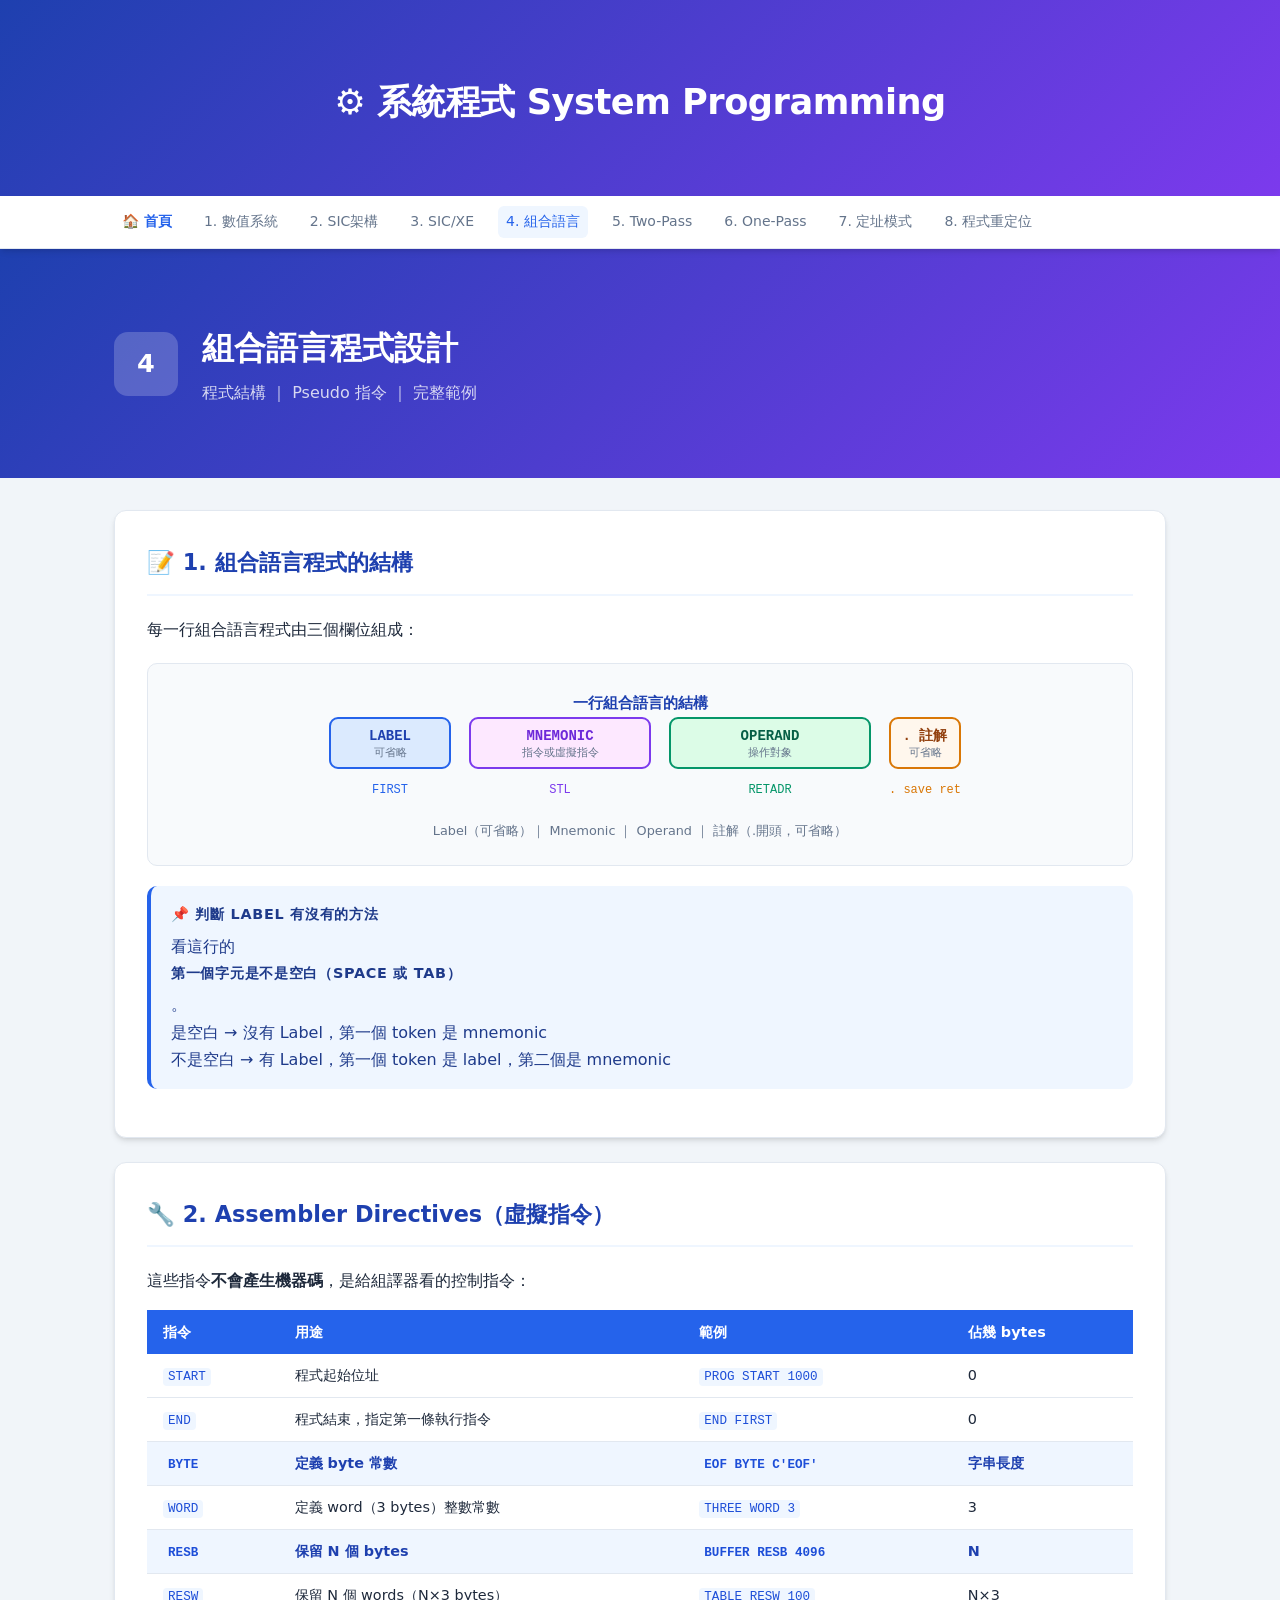
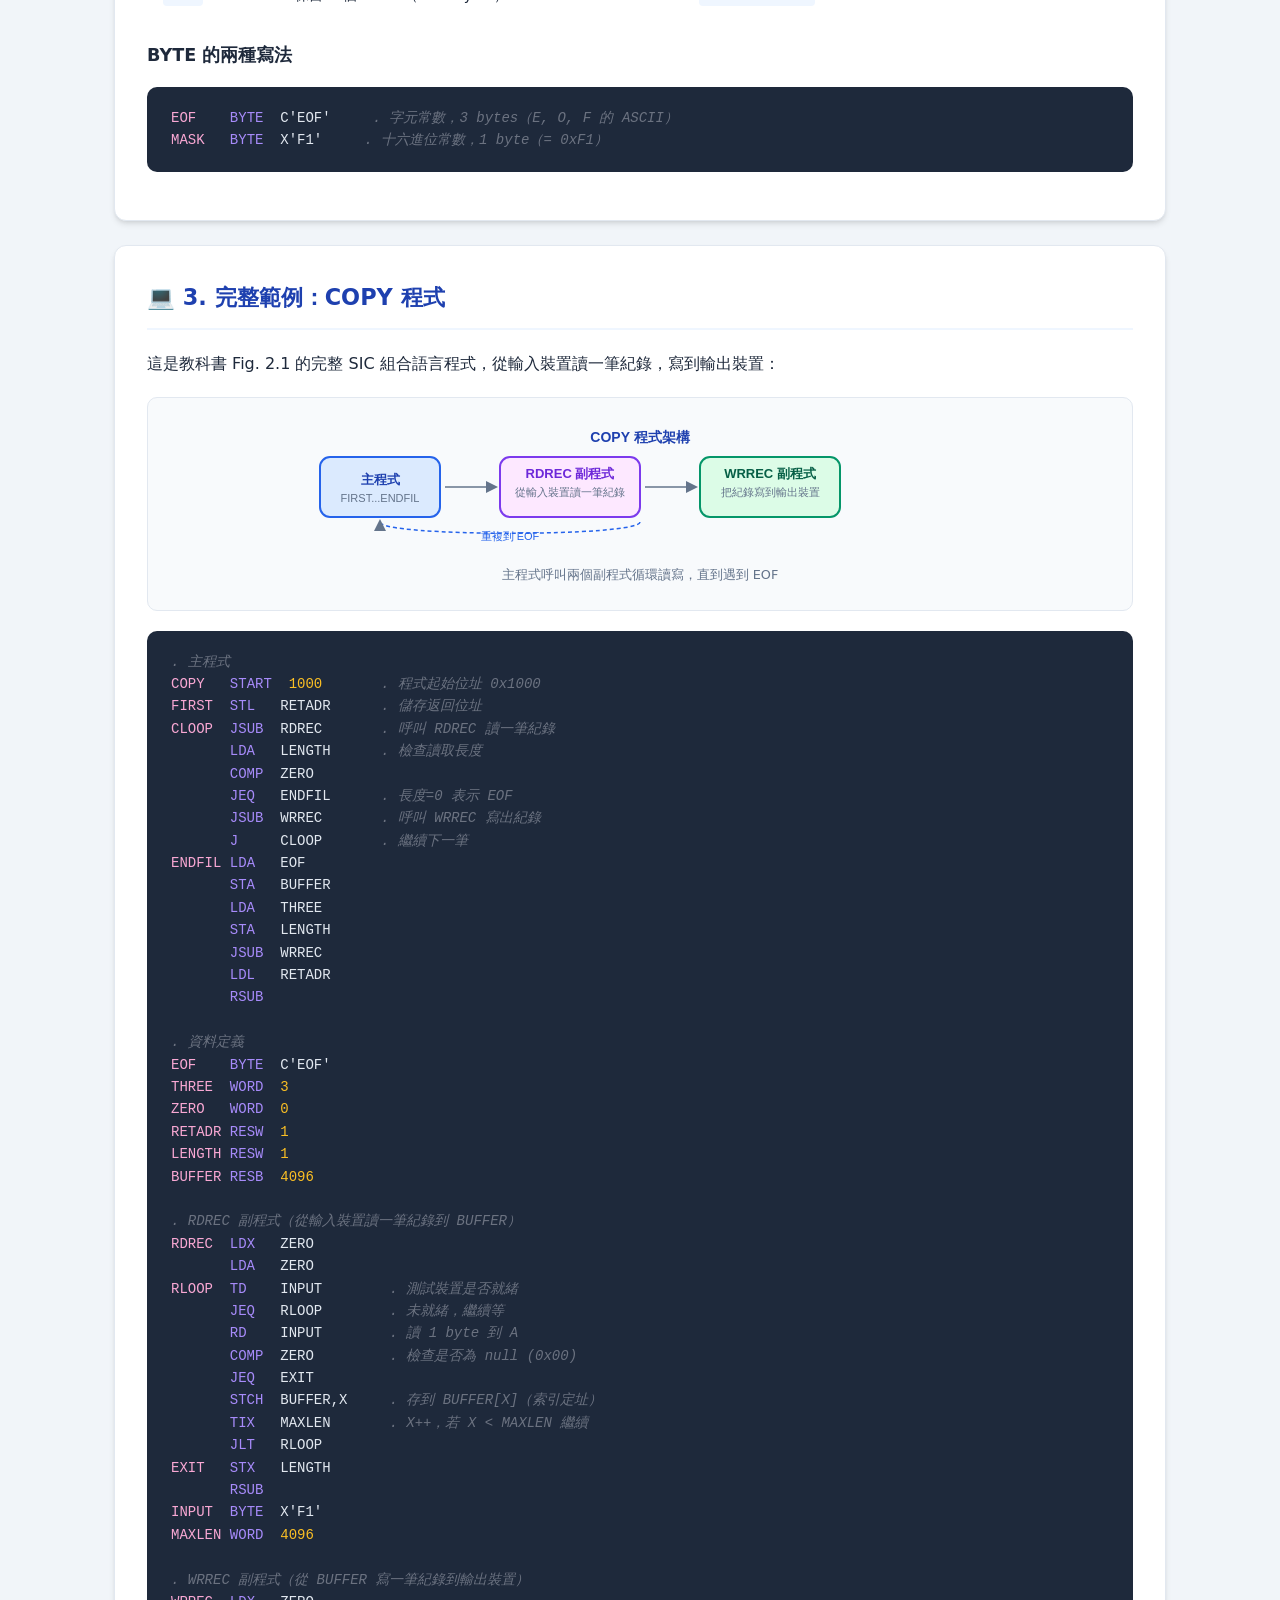
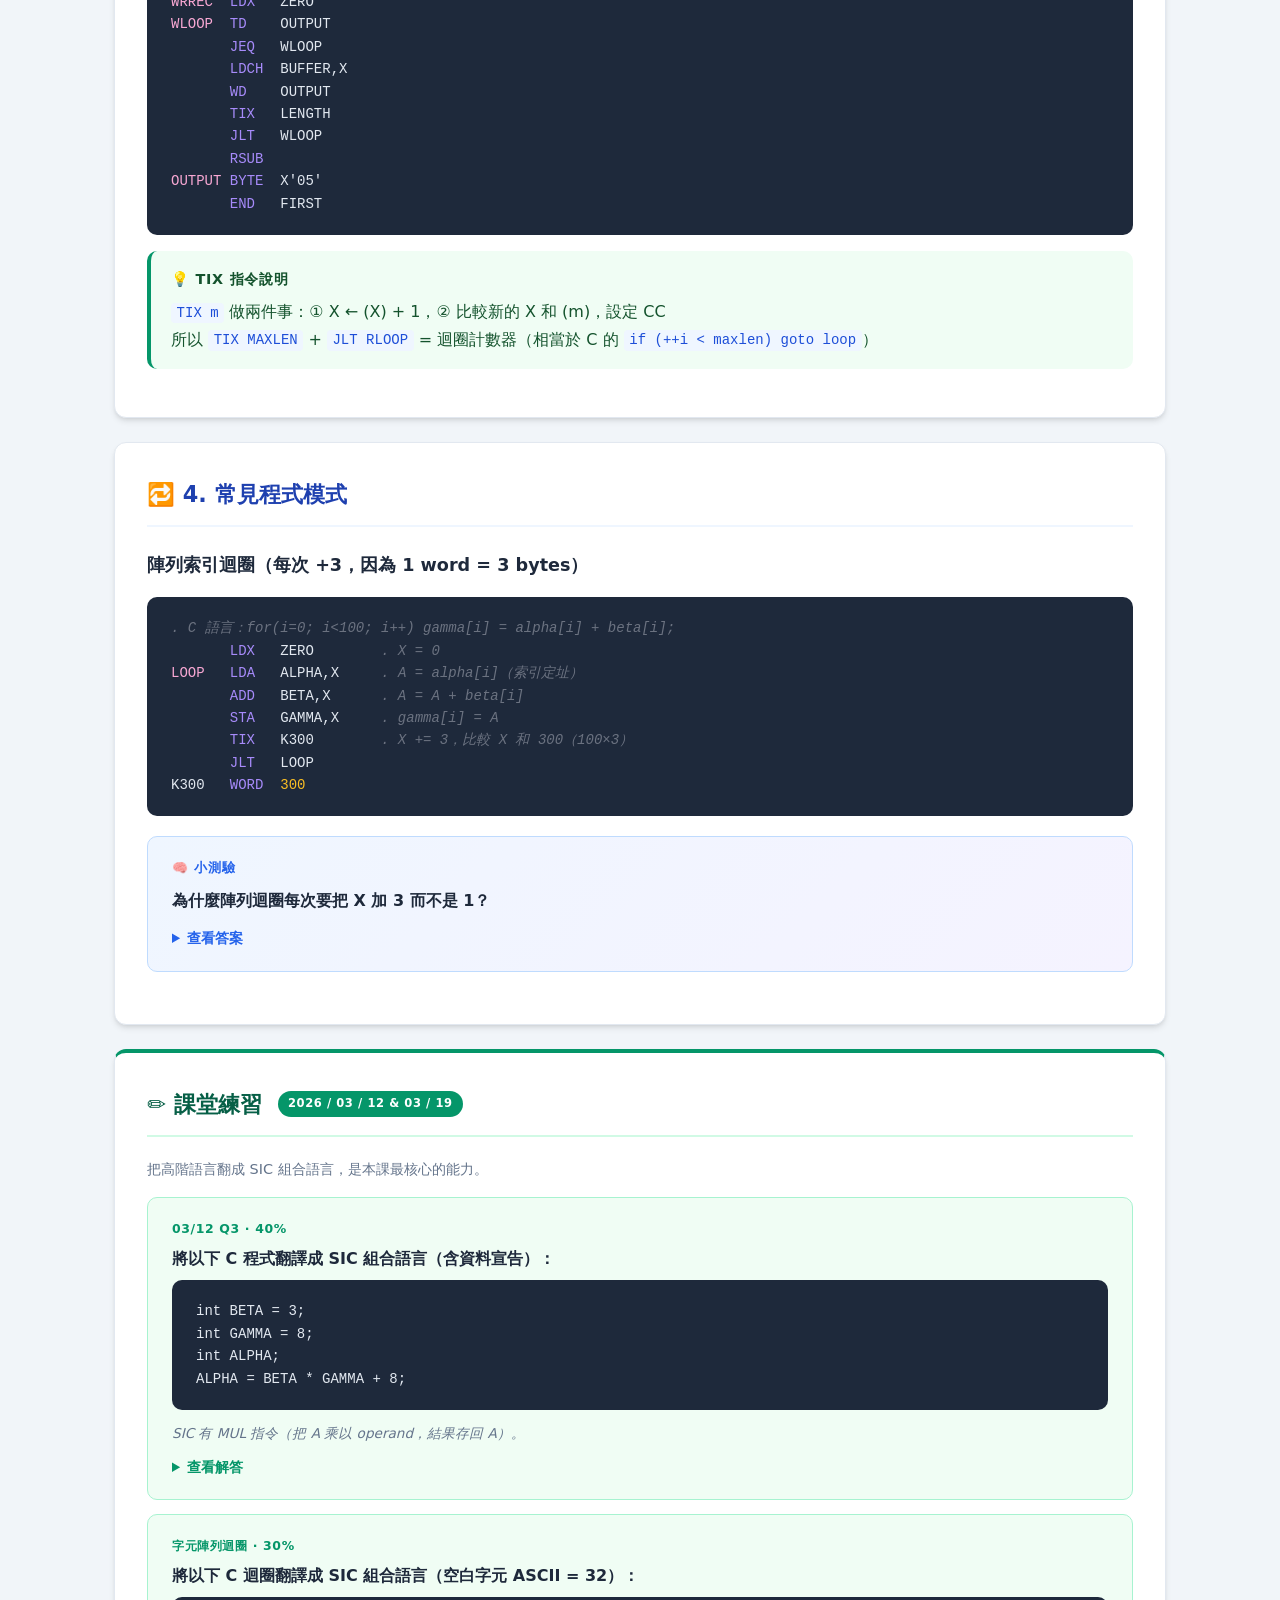
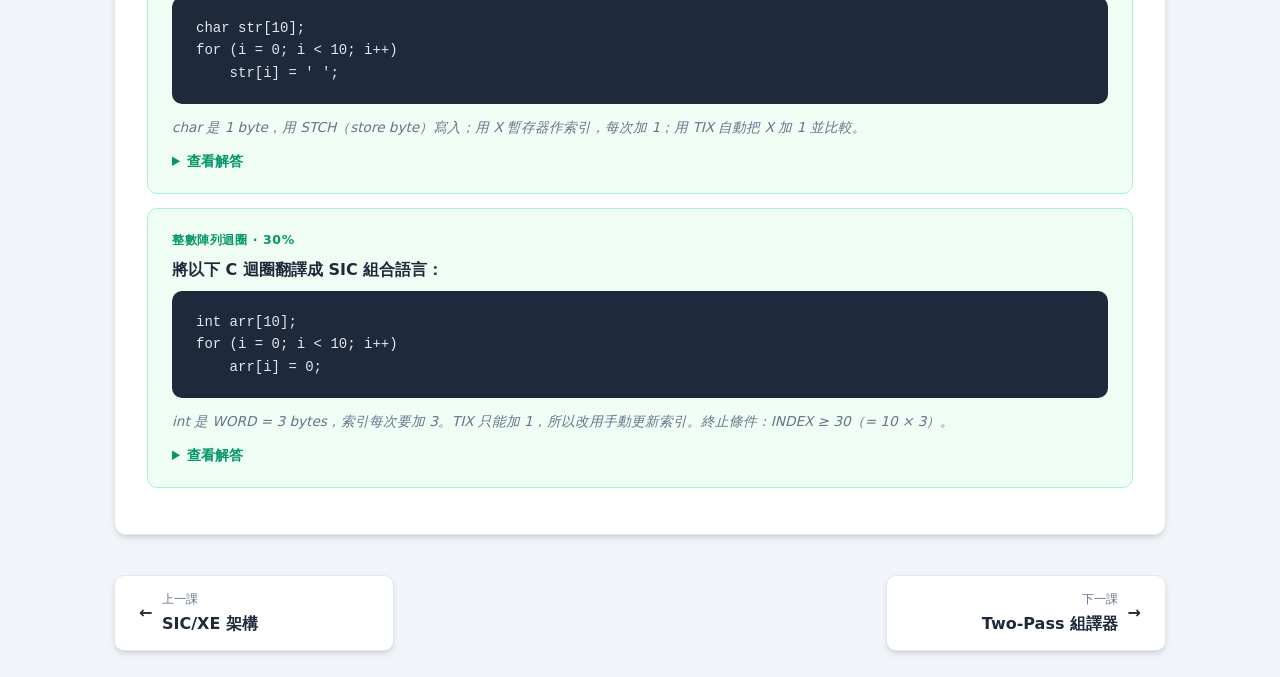
<file: lesson4.html>
<!DOCTYPE html>
<html lang="zh-TW">
<head>
<meta charset="UTF-8">
<meta name="viewport" content="width=device-width, initial-scale=1.0">
<title>第4課：組合語言程式設計 | 系統程式</title>
<link rel="stylesheet" href="style.css">
</head>
<body>
<header class="site-header"><div class="container"><h1>⚙️ 系統程式 System Programming</h1></div></header>
<nav class="lesson-nav"><div class="nav-inner">
  <a href="index.html" class="nav-home">🏠 首頁</a>
  <a href="lesson1.html">1. 數值系統</a><a href="lesson2.html">2. SIC架構</a>
  <a href="lesson3.html">3. SIC/XE</a><a href="lesson4.html" class="active">4. 組合語言</a>
  <a href="lesson5.html">5. Two-Pass</a><a href="lesson6.html">6. One-Pass</a>
  <a href="lesson7.html">7. 定址模式</a><a href="lesson8.html">8. 程式重定位</a>
</div></nav>
<div class="lesson-header"><div class="container">
  <div class="lesson-num">4</div>
  <div><h1>組合語言程式設計</h1><div class="lesson-sub">程式結構 ｜ Pseudo 指令 ｜ 完整範例</div></div>
</div></div>

<div class="container">

<!-- 程式結構 -->
<div class="section">
  <h2>📝 1. 組合語言程式的結構</h2>
  <p>每一行組合語言程式由三個欄位組成：</p>

  <div class="diagram">
    <svg viewBox="0 0 660 120" width="660" height="120" font-family="monospace" font-size="14">
      <text x="330" y="20" text-anchor="middle" font-weight="bold" font-size="15" fill="#1e40af" font-family="sans-serif">一行組合語言的結構</text>
      <!-- Fields -->
      <rect x="20"  y="30" width="120" height="50" rx="8" fill="#dbeafe" stroke="#2563eb" stroke-width="2"/>
      <rect x="160" y="30" width="180" height="50" rx="8" fill="#fde8ff" stroke="#7c3aed" stroke-width="2"/>
      <rect x="360" y="30" width="200" height="50" rx="8" fill="#dcfce7" stroke="#059669" stroke-width="2"/>
      <rect x="580" y="30" width="70"  height="50" rx="8" fill="#fff7ed" stroke="#d97706" stroke-width="2"/>
      <!-- Labels -->
      <text x="80"  y="52" text-anchor="middle" fill="#1e40af" font-weight="bold">LABEL</text>
      <text x="80"  y="68" text-anchor="middle" fill="#64748b" font-size="11">可省略</text>
      <text x="250" y="52" text-anchor="middle" fill="#6d28d9" font-weight="bold">MNEMONIC</text>
      <text x="250" y="68" text-anchor="middle" fill="#64748b" font-size="11">指令或虛擬指令</text>
      <text x="460" y="52" text-anchor="middle" fill="#065f46" font-weight="bold">OPERAND</text>
      <text x="460" y="68" text-anchor="middle" fill="#64748b" font-size="11">操作對象</text>
      <text x="615" y="52" text-anchor="middle" fill="#92400e" font-weight="bold">. 註解</text>
      <text x="615" y="68" text-anchor="middle" fill="#64748b" font-size="11">可省略</text>
      <!-- Example -->
      <text x="80"  y="105" text-anchor="middle" fill="#2563eb" font-size="12">FIRST</text>
      <text x="250" y="105" text-anchor="middle" fill="#7c3aed" font-size="12">STL</text>
      <text x="460" y="105" text-anchor="middle" fill="#059669" font-size="12">RETADR</text>
      <text x="615" y="105" text-anchor="middle" fill="#d97706" font-size="12">. save ret</text>
    </svg>
    <div class="caption">Label（可省略）｜ Mnemonic ｜ Operand ｜ 註解（.開頭，可省略）</div>
  </div>

  <div class="box box-info">
    <strong>📌 判斷 Label 有沒有的方法</strong>
    看這行的<strong>第一個字元是不是空白（space 或 tab）</strong>。<br>
    是空白 → 沒有 Label，第一個 token 是 mnemonic<br>
    不是空白 → 有 Label，第一個 token 是 label，第二個是 mnemonic
  </div>
</div>

<!-- Pseudo 指令 -->
<div class="section">
  <h2>🔧 2. Assembler Directives（虛擬指令）</h2>
  <p>這些指令<strong>不會產生機器碼</strong>，是給組譯器看的控制指令：</p>

  <div class="table-wrap"><table>
    <tr><th>指令</th><th>用途</th><th>範例</th><th>佔幾 bytes</th></tr>
    <tr><td><code>START</code></td><td>程式起始位址</td><td><code>PROG START 1000</code></td><td>0</td></tr>
    <tr><td><code>END</code></td><td>程式結束，指定第一條執行指令</td><td><code>END FIRST</code></td><td>0</td></tr>
    <tr class="highlight-row"><td><code>BYTE</code></td><td>定義 byte 常數</td><td><code>EOF BYTE C'EOF'</code></td><td>字串長度</td></tr>
    <tr><td><code>WORD</code></td><td>定義 word（3 bytes）整數常數</td><td><code>THREE WORD 3</code></td><td>3</td></tr>
    <tr class="highlight-row"><td><code>RESB</code></td><td>保留 N 個 bytes</td><td><code>BUFFER RESB 4096</code></td><td>N</td></tr>
    <tr><td><code>RESW</code></td><td>保留 N 個 words（N×3 bytes）</td><td><code>TABLE RESW 100</code></td><td>N×3</td></tr>
  </table></div>

  <h3>BYTE 的兩種寫法</h3>
  <pre><code><span class="lbl">EOF</span>    <span class="op">BYTE</span>  C'EOF'     <span class="cm">. 字元常數，3 bytes（E, O, F 的 ASCII）</span>
<span class="lbl">MASK</span>   <span class="op">BYTE</span>  X'F1'     <span class="cm">. 十六進位常數，1 byte（= 0xF1）</span></code></pre>
</div>

<!-- 完整範例 COPY 程式 -->
<div class="section">
  <h2>💻 3. 完整範例：COPY 程式</h2>
  <p>這是教科書 Fig. 2.1 的完整 SIC 組合語言程式，從輸入裝置讀一筆紀錄，寫到輸出裝置：</p>

  <div class="diagram">
    <svg viewBox="0 0 680 130" width="680" height="130" font-family="sans-serif" font-size="13">
      <text x="340" y="20" text-anchor="middle" font-weight="bold" font-size="14" fill="#1e40af">COPY 程式架構</text>
      <rect x="20"  y="35" width="120" height="60" rx="10" fill="#dbeafe" stroke="#2563eb" stroke-width="2"/>
      <text x="80" y="62" text-anchor="middle" fill="#1e40af" font-weight="bold">主程式</text>
      <text x="80" y="80" text-anchor="middle" fill="#64748b" font-size="11">FIRST...ENDFIL</text>
      <path d="M145,65 L195,65" stroke="#64748b" stroke-width="1.5" marker-end="url(#la)"/>
      <defs><marker id="la" markerWidth="8" markerHeight="8" refX="6" refY="4" orient="auto"><path d="M0,0 L8,4 L0,8 Z" fill="#64748b"/></marker></defs>
      <rect x="200" y="35" width="140" height="60" rx="10" fill="#fde8ff" stroke="#7c3aed" stroke-width="2"/>
      <text x="270" y="56" text-anchor="middle" fill="#6d28d9" font-weight="bold">RDREC 副程式</text>
      <text x="270" y="74" text-anchor="middle" fill="#64748b" font-size="11">從輸入裝置讀一筆紀錄</text>
      <path d="M345,65 L395,65" stroke="#64748b" stroke-width="1.5" marker-end="url(#la)"/>
      <rect x="400" y="35" width="140" height="60" rx="10" fill="#dcfce7" stroke="#059669" stroke-width="2"/>
      <text x="470" y="56" text-anchor="middle" fill="#065f46" font-weight="bold">WRREC 副程式</text>
      <text x="470" y="74" text-anchor="middle" fill="#64748b" font-size="11">把紀錄寫到輸出裝置</text>
      <!-- Loop arrow -->
      <path d="M340,100 C340,115 80,115 80,100" stroke="#2563eb" stroke-width="1.5" stroke-dasharray="4,3" fill="none" marker-end="url(#la)"/>
      <text x="210" y="118" text-anchor="middle" fill="#2563eb" font-size="11">重複到 EOF</text>
    </svg>
    <div class="caption">主程式呼叫兩個副程式循環讀寫，直到遇到 EOF</div>
  </div>

<pre><code><span class="cm">. 主程式</span>
<span class="lbl">COPY</span>   <span class="op">START</span>  <span class="num">1000</span>       <span class="cm">. 程式起始位址 0x1000</span>
<span class="lbl">FIRST</span>  <span class="op">STL</span>   RETADR      <span class="cm">. 儲存返回位址</span>
<span class="lbl">CLOOP</span>  <span class="op">JSUB</span>  RDREC       <span class="cm">. 呼叫 RDREC 讀一筆紀錄</span>
       <span class="op">LDA</span>   LENGTH      <span class="cm">. 檢查讀取長度</span>
       <span class="op">COMP</span>  ZERO
       <span class="op">JEQ</span>   ENDFIL      <span class="cm">. 長度=0 表示 EOF</span>
       <span class="op">JSUB</span>  WRREC       <span class="cm">. 呼叫 WRREC 寫出紀錄</span>
       <span class="op">J</span>     CLOOP       <span class="cm">. 繼續下一筆</span>
<span class="lbl">ENDFIL</span> <span class="op">LDA</span>   EOF
       <span class="op">STA</span>   BUFFER
       <span class="op">LDA</span>   THREE
       <span class="op">STA</span>   LENGTH
       <span class="op">JSUB</span>  WRREC
       <span class="op">LDL</span>   RETADR
       <span class="op">RSUB</span>

<span class="cm">. 資料定義</span>
<span class="lbl">EOF</span>    <span class="op">BYTE</span>  C'EOF'
<span class="lbl">THREE</span>  <span class="op">WORD</span>  <span class="num">3</span>
<span class="lbl">ZERO</span>   <span class="op">WORD</span>  <span class="num">0</span>
<span class="lbl">RETADR</span> <span class="op">RESW</span>  <span class="num">1</span>
<span class="lbl">LENGTH</span> <span class="op">RESW</span>  <span class="num">1</span>
<span class="lbl">BUFFER</span> <span class="op">RESB</span>  <span class="num">4096</span>

<span class="cm">. RDREC 副程式（從輸入裝置讀一筆紀錄到 BUFFER）</span>
<span class="lbl">RDREC</span>  <span class="op">LDX</span>   ZERO
       <span class="op">LDA</span>   ZERO
<span class="lbl">RLOOP</span>  <span class="op">TD</span>    INPUT        <span class="cm">. 測試裝置是否就緒</span>
       <span class="op">JEQ</span>   RLOOP        <span class="cm">. 未就緒，繼續等</span>
       <span class="op">RD</span>    INPUT        <span class="cm">. 讀 1 byte 到 A</span>
       <span class="op">COMP</span>  ZERO         <span class="cm">. 檢查是否為 null (0x00)</span>
       <span class="op">JEQ</span>   EXIT
       <span class="op">STCH</span>  BUFFER,X     <span class="cm">. 存到 BUFFER[X]（索引定址）</span>
       <span class="op">TIX</span>   MAXLEN       <span class="cm">. X++，若 X < MAXLEN 繼續</span>
       <span class="op">JLT</span>   RLOOP
<span class="lbl">EXIT</span>   <span class="op">STX</span>   LENGTH
       <span class="op">RSUB</span>
<span class="lbl">INPUT</span>  <span class="op">BYTE</span>  X'F1'
<span class="lbl">MAXLEN</span> <span class="op">WORD</span>  <span class="num">4096</span>

<span class="cm">. WRREC 副程式（從 BUFFER 寫一筆紀錄到輸出裝置）</span>
<span class="lbl">WRREC</span>  <span class="op">LDX</span>   ZERO
<span class="lbl">WLOOP</span>  <span class="op">TD</span>    OUTPUT
       <span class="op">JEQ</span>   WLOOP
       <span class="op">LDCH</span>  BUFFER,X
       <span class="op">WD</span>    OUTPUT
       <span class="op">TIX</span>   LENGTH
       <span class="op">JLT</span>   WLOOP
       <span class="op">RSUB</span>
<span class="lbl">OUTPUT</span> <span class="op">BYTE</span>  X'05'
       <span class="op">END</span>   FIRST</code></pre>

  <div class="box box-tip">
    <strong>💡 TIX 指令說明</strong>
    <code>TIX m</code> 做兩件事：① X ← (X) + 1，② 比較新的 X 和 (m)，設定 CC<br>
    所以 <code>TIX MAXLEN</code> + <code>JLT RLOOP</code> = 迴圈計數器（相當於 C 的 <code>if (++i &lt; maxlen) goto loop</code>）
  </div>
</div>

<!-- 常見程式模式 -->
<div class="section">
  <h2>🔁 4. 常見程式模式</h2>
  <h3>陣列索引迴圈（每次 +3，因為 1 word = 3 bytes）</h3>
  <pre><code><span class="cm">. C 語言：for(i=0; i&lt;100; i++) gamma[i] = alpha[i] + beta[i];</span>
       <span class="op">LDX</span>   ZERO        <span class="cm">. X = 0</span>
<span class="lbl">LOOP</span>   <span class="op">LDA</span>   ALPHA,X     <span class="cm">. A = alpha[i]（索引定址）</span>
       <span class="op">ADD</span>   BETA,X      <span class="cm">. A = A + beta[i]</span>
       <span class="op">STA</span>   GAMMA,X     <span class="cm">. gamma[i] = A</span>
       <span class="op">TIX</span>   K300        <span class="cm">. X += 3，比較 X 和 300（100×3）</span>
       <span class="op">JLT</span>   LOOP
K300   <span class="op">WORD</span>  <span class="num">300</span></code></pre>

  <div class="quiz">
    <div class="quiz-label">🧠 小測驗</div>
    <div class="quiz-q">為什麼陣列迴圈每次要把 X 加 <strong>3</strong> 而不是 <strong>1</strong>？</div>
    <details><summary>查看答案</summary>
      <div class="answer">因為 SIC 的一個 word 是 3 bytes，陣列元素是 WORD 型態，所以相鄰元素之間相差 3 個 byte 的位址。索引 X 要加 3 才能跳到下一個元素。</div>
    </details>
  </div>
</div>

<!-- ── 課堂練習 ───────────────────────────────────────── -->
<div class="section practice-section">
  <h2>✏️ 課堂練習 <span class="practice-badge">2026 / 03 / 12 &amp; 03 / 19</span></h2>
  <p style="color:var(--text-muted);font-size:.9rem;margin-bottom:1rem;">
    把高階語言翻成 SIC 組合語言，是本課最核心的能力。
  </p>

  <div class="practice">
    <div class="p-num">03/12 Q3 · 40%</div>
    <div class="p-q">將以下 C 程式翻譯成 SIC 組合語言（含資料宣告）：</div>
<pre style="margin:.5rem 0 .75rem;">int BETA = 3;
int GAMMA = 8;
int ALPHA;
ALPHA = BETA * GAMMA + 8;</pre>
    <div class="p-hint">SIC 有 MUL 指令（把 A 乘以 operand，結果存回 A）。</div>
    <details>
      <summary>查看解答</summary>
      <div class="answer">
<pre>BETA   WORD  3
GAMMA  WORD  8
ALPHA  RESW  1
EIGHT  WORD  8
       LDA   BETA     ; A = 3
       MUL   GAMMA    ; A = 3 × 8 = 24
       ADD   EIGHT    ; A = 24 + 8 = 32
       STA   ALPHA    ; ALPHA = 32</pre>
        為什麼需要宣告 EIGHT？因為 SIC 沒有立即定址，常數 8 必須先放在記憶體才能用 ADD 讀取。
      </div>
    </details>
  </div>

  <div class="practice">
    <div class="p-num">字元陣列迴圈 · 30%</div>
    <div class="p-q">將以下 C 迴圈翻譯成 SIC 組合語言（空白字元 ASCII = 32）：</div>
<pre style="margin:.5rem 0 .75rem;">char str[10];
for (i = 0; i &lt; 10; i++)
    str[i] = ' ';</pre>
    <div class="p-hint">char 是 1 byte，用 STCH（store byte）寫入；用 X 暫存器作索引，每次加 1；用 TIX 自動把 X 加 1 並比較。</div>
    <details>
      <summary>查看解答</summary>
      <div class="answer">
<pre>       LDX   ZERO     ; X = 0（起始索引）
MOV    LDCH  SPACE    ; A 低 8 bits = ' '
       STCH  STR,X    ; str[X] = ' '
       TIX   TEN      ; X = X+1；若 X &lt; 10 設 CC=&lt;
       JLT   MOV      ; 繼續迴圈

STR    RESB  10       ; 10 bytes 的字元陣列
SPACE  BYTE  C' '    ; 空白字元（引號內有一個空格，ASCII = 32）
ZERO   WORD  0
TEN    WORD  10</pre>
        <em>TIX TEN 做兩件事：① 把 X 加 1，② 比較 X 和 TEN（=10），若 X &lt; 10 就設 condition code 為「less than」。接著 JLT 判斷這個 condition code 決定是否繼續。</em>
      </div>
    </details>
  </div>

  <div class="practice">
    <div class="p-num">整數陣列迴圈 · 30%</div>
    <div class="p-q">將以下 C 迴圈翻譯成 SIC 組合語言：</div>
<pre style="margin:.5rem 0 .75rem;">int arr[10];
for (i = 0; i &lt; 10; i++)
    arr[i] = 0;</pre>
    <div class="p-hint">int 是 WORD = 3 bytes，索引每次要加 3。TIX 只能加 1，所以改用手動更新索引。終止條件：INDEX ≥ 30（= 10 × 3）。</div>
    <details>
      <summary>查看解答</summary>
      <div class="answer">
<pre>       LDA   ZERO
       STA   INDEX    ; INDEX = 0
MOV    LDX   INDEX    ; X = 目前索引（byte 偏移量）
       LDA   ZERO
       STA   ARR,X    ; 把 0 寫到 ARR + X 的位址（X 是 byte 偏移量，不是 index）
       LDA   INDEX
       ADD   THREE    ; INDEX += 3
       STA   INDEX
       COMP  THIRTY   ; 比較 INDEX 與 30
       JLT   MOV      ; INDEX &lt; 30 繼續

ARR    RESW  10       ; 10 × 3 = 30 bytes
ZERO   WORD  0
THREE  WORD  3
THIRTY WORD  30
INDEX  RESW  1</pre>
        <em>和 char 版本的差異：int 每個元素佔 3 bytes，所以終止值是 10×3=30，步長是 3。</em>
      </div>
    </details>
  </div>
</div>

<div class="lesson-nav-bottom">
  <a href="lesson3.html" class="nav-btn"><span>←</span><div><span class="nav-label">上一課</span>SIC/XE 架構</div></a>
  <a href="lesson5.html" class="nav-btn next"><span>→</span><div><span class="nav-label">下一課</span>Two-Pass 組譯器</div></a>
</div>
</div>
</body>
</html>
</file>
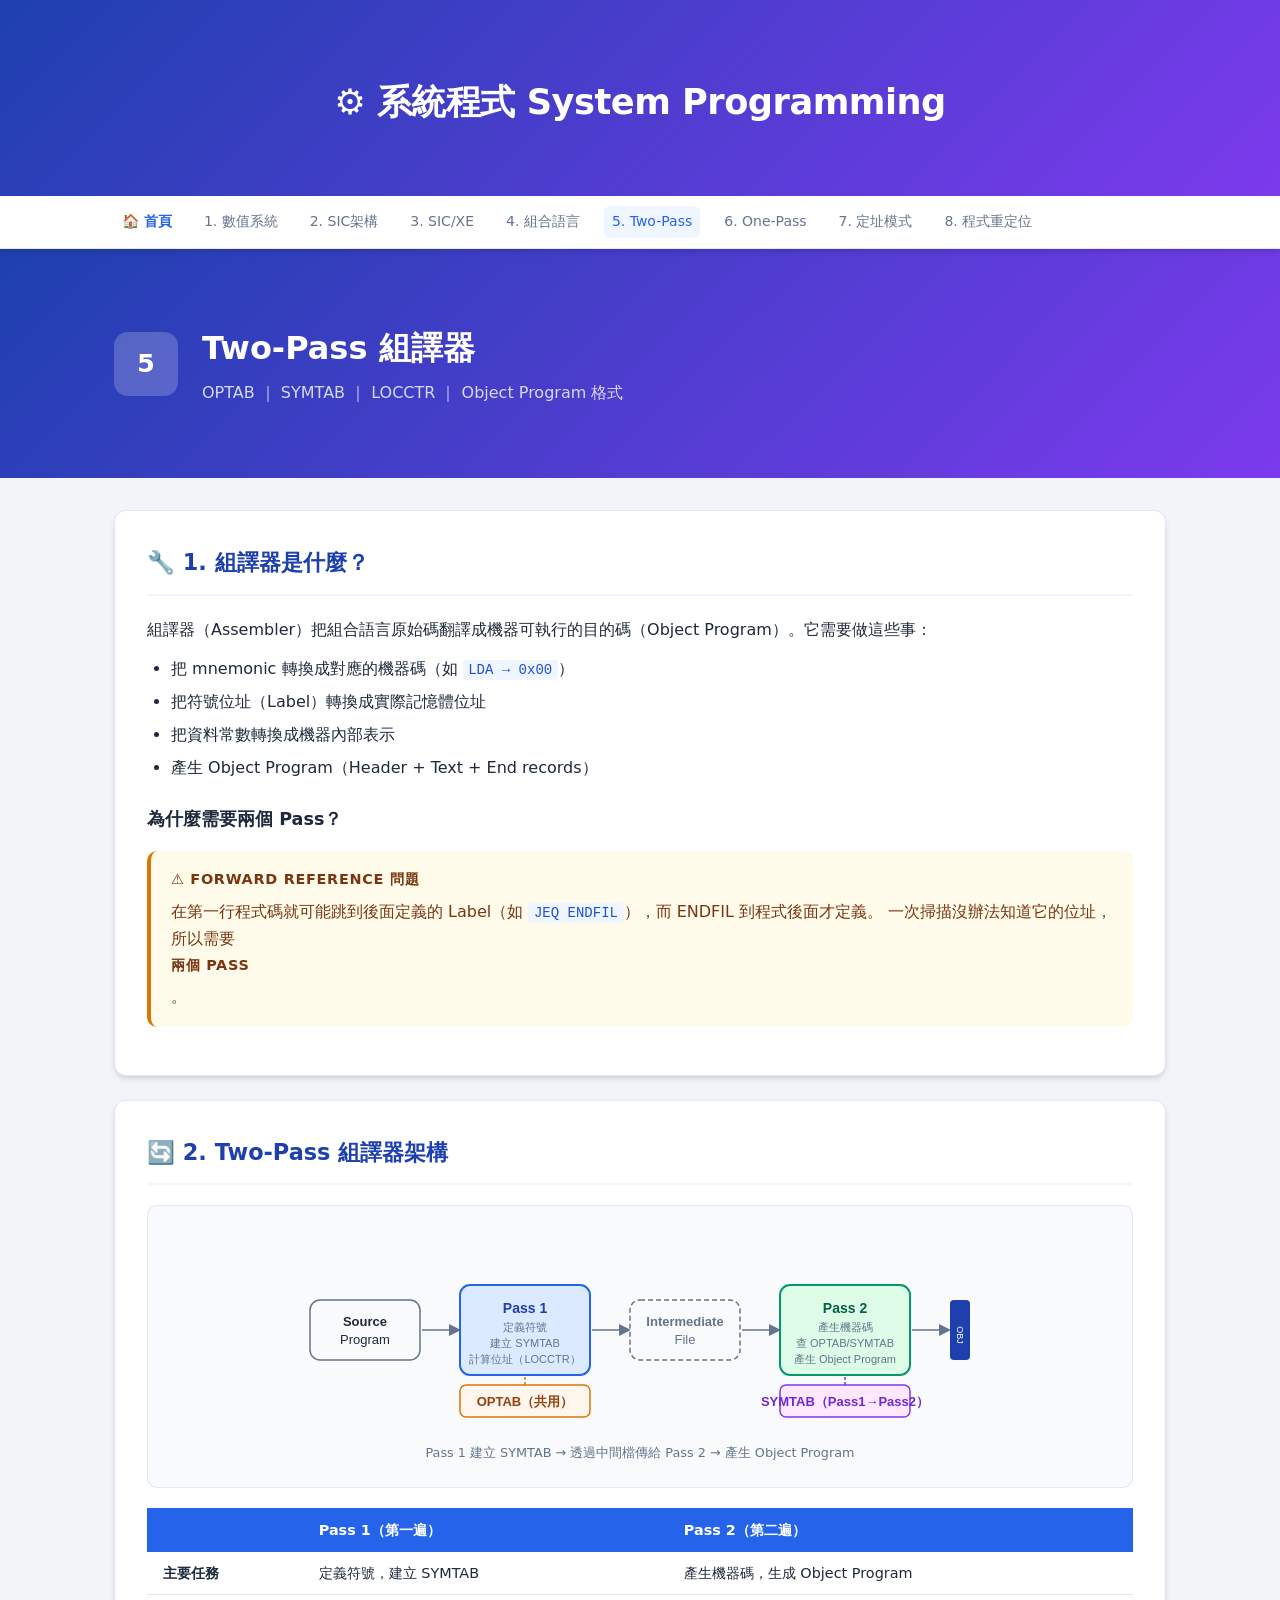
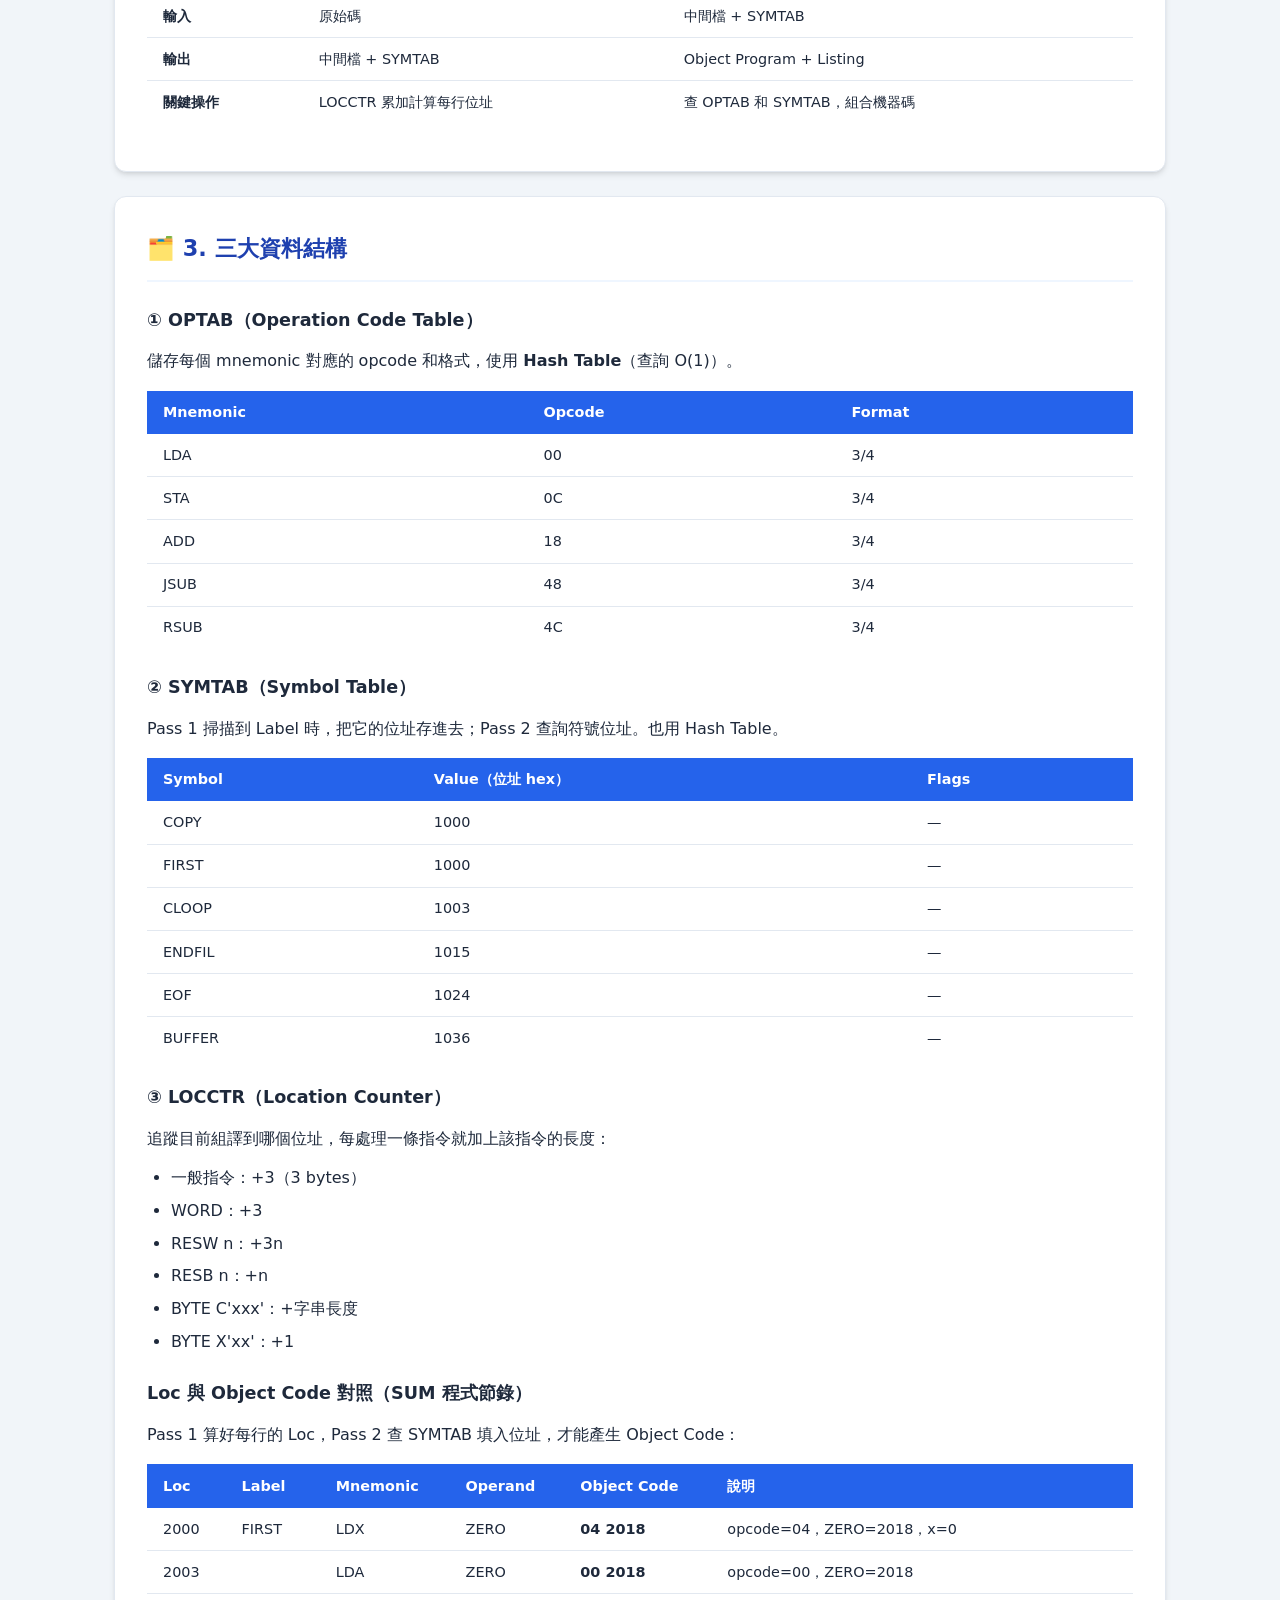
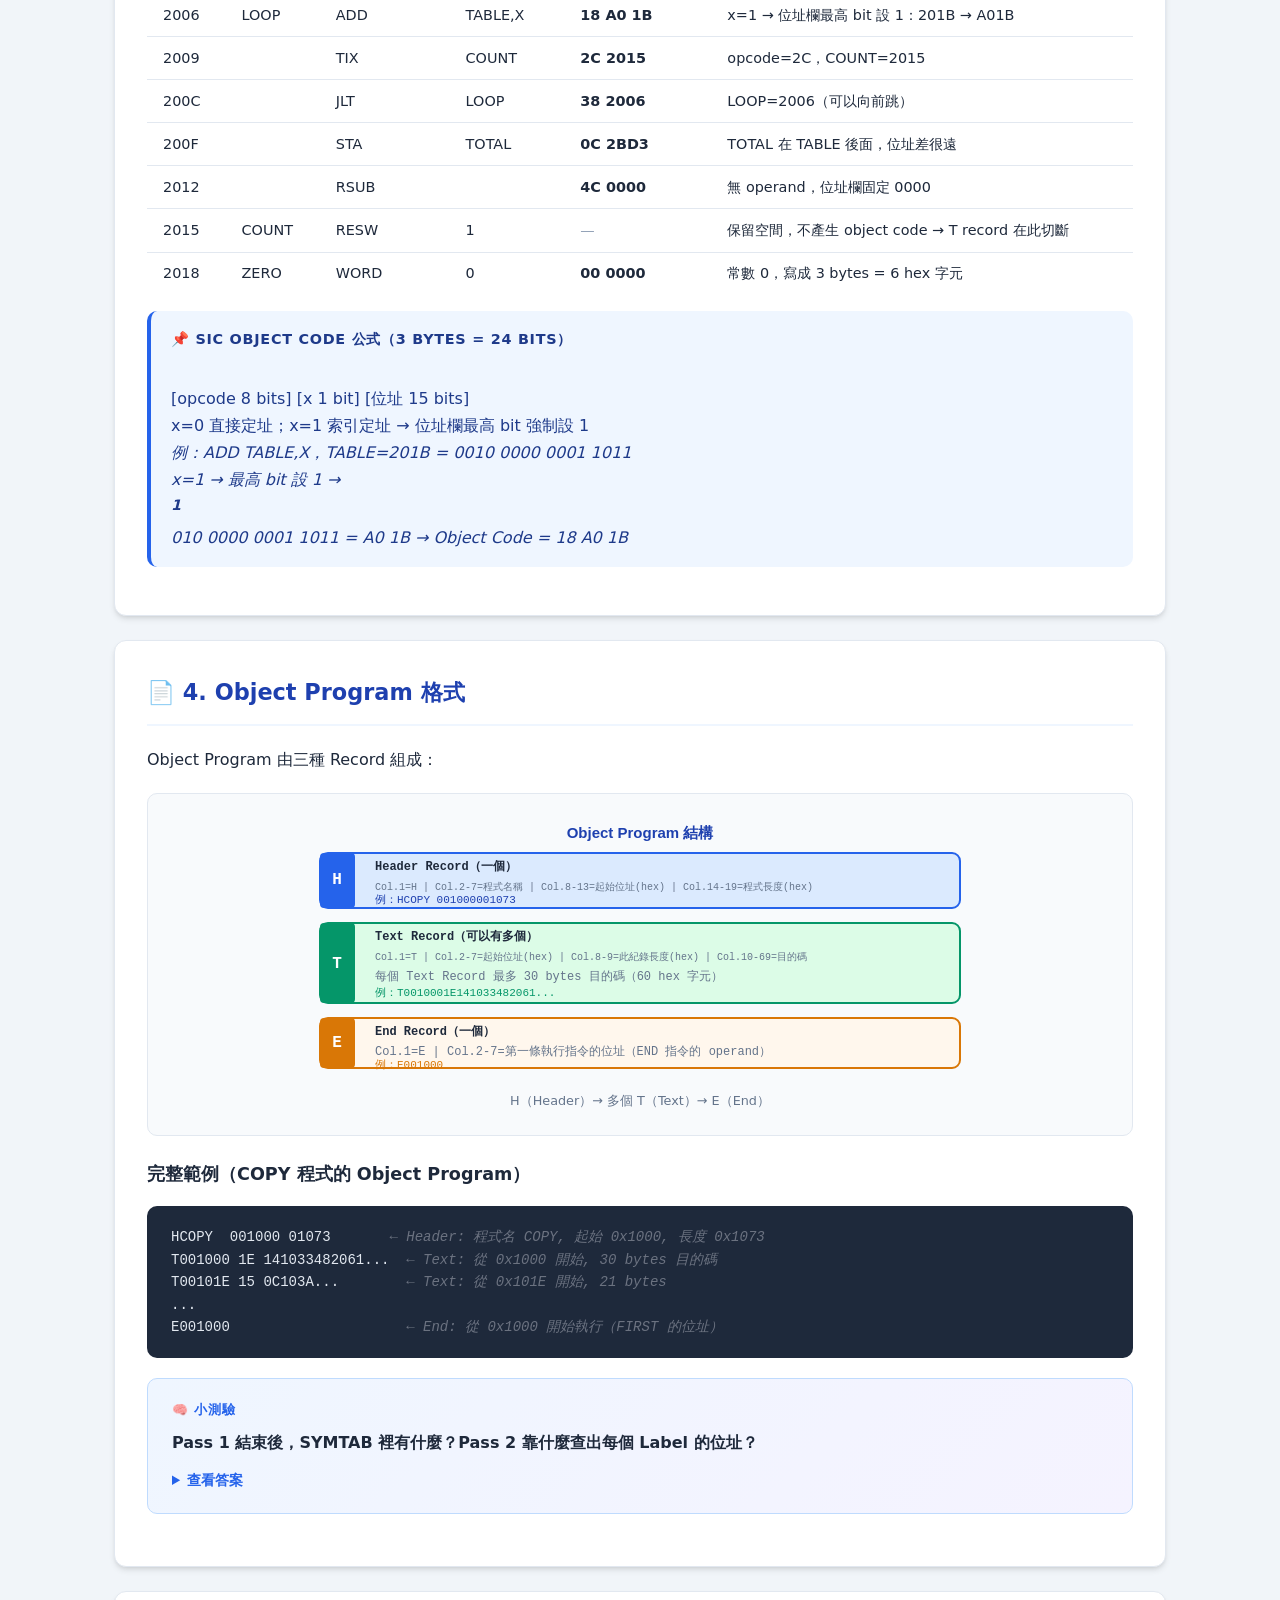
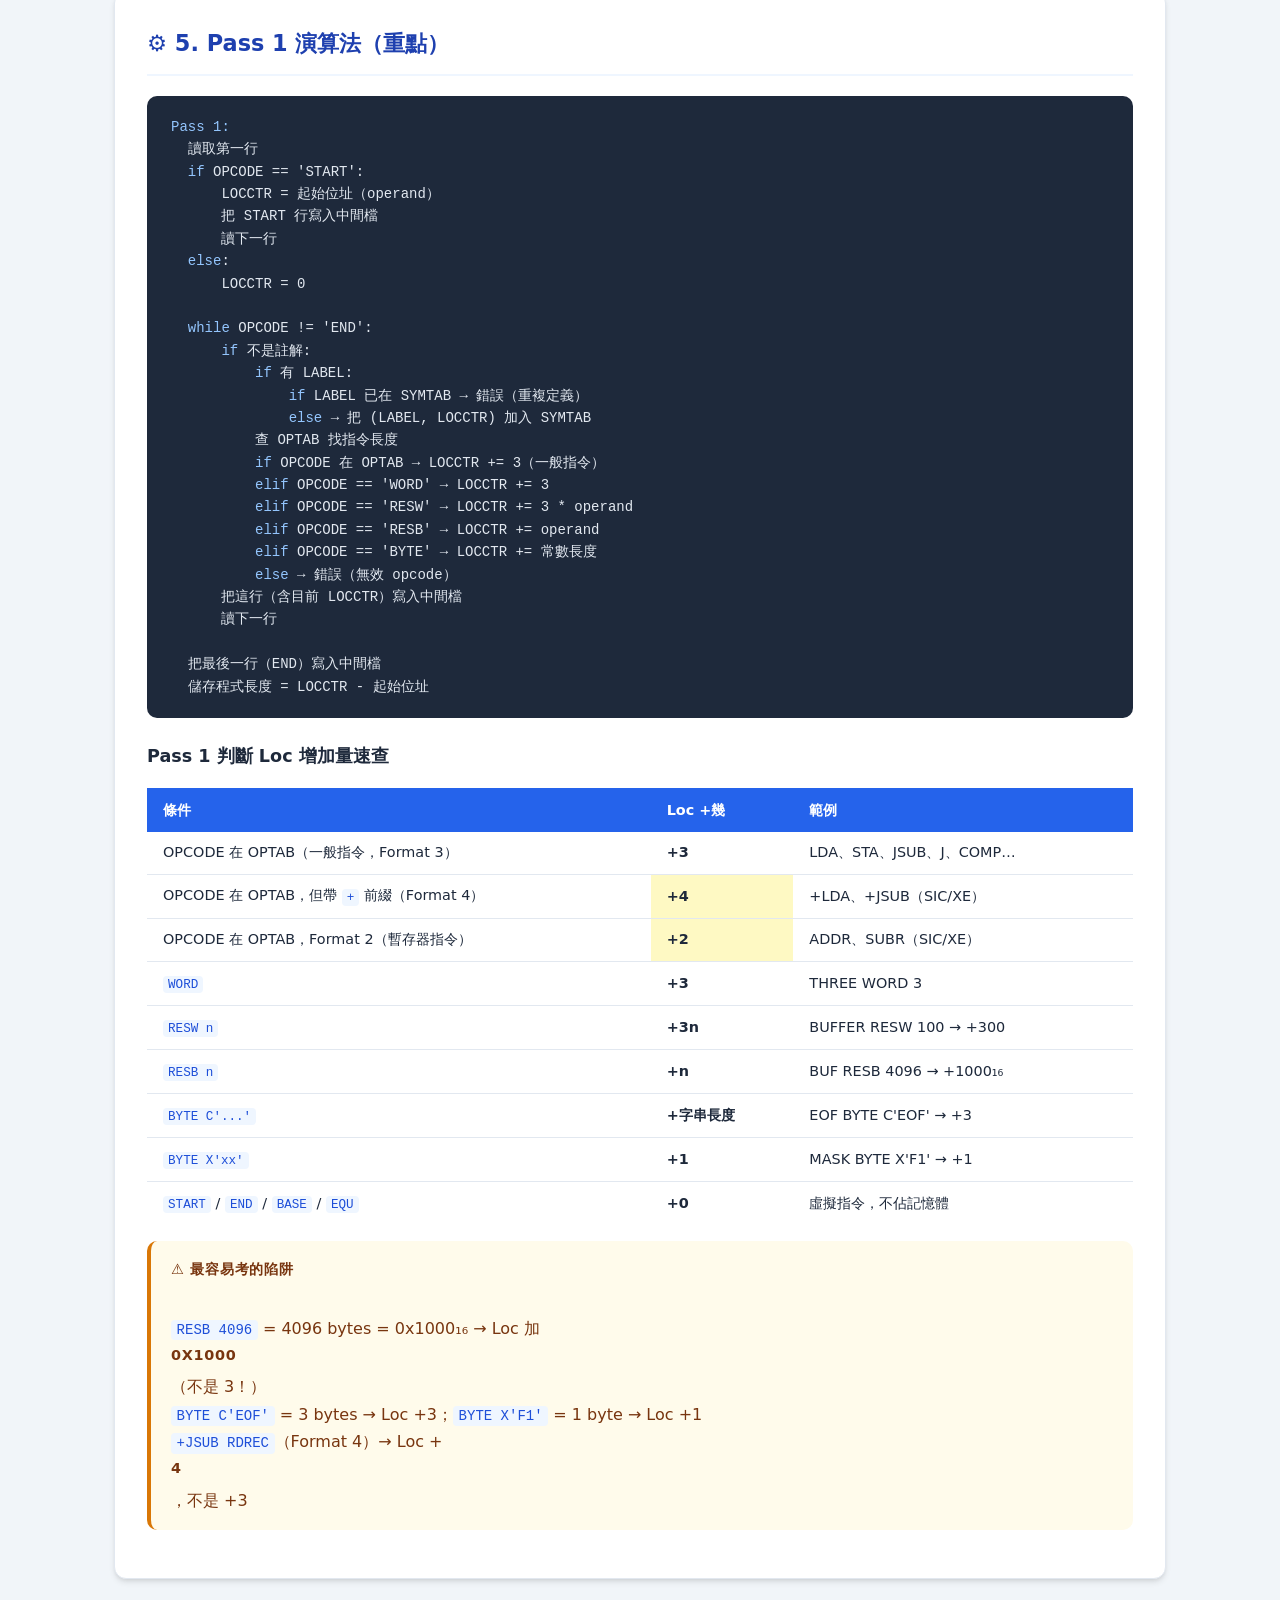
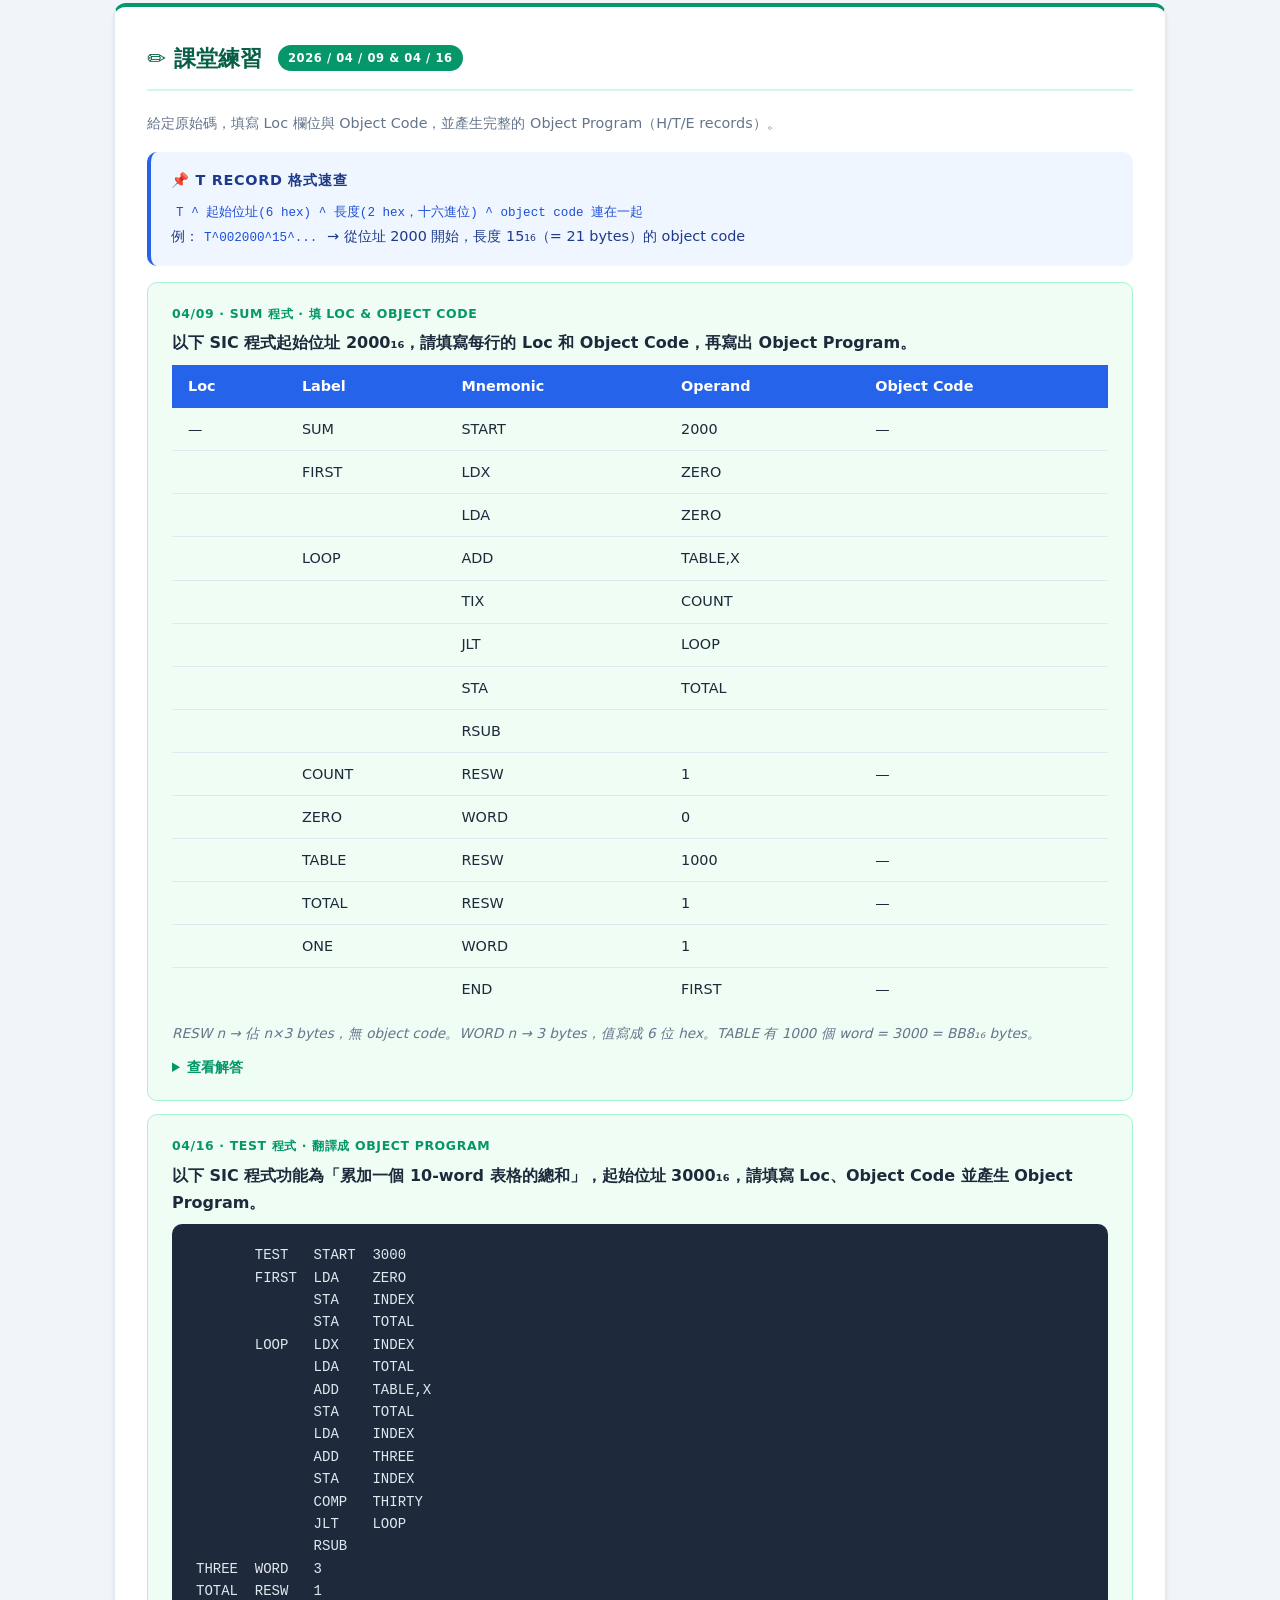
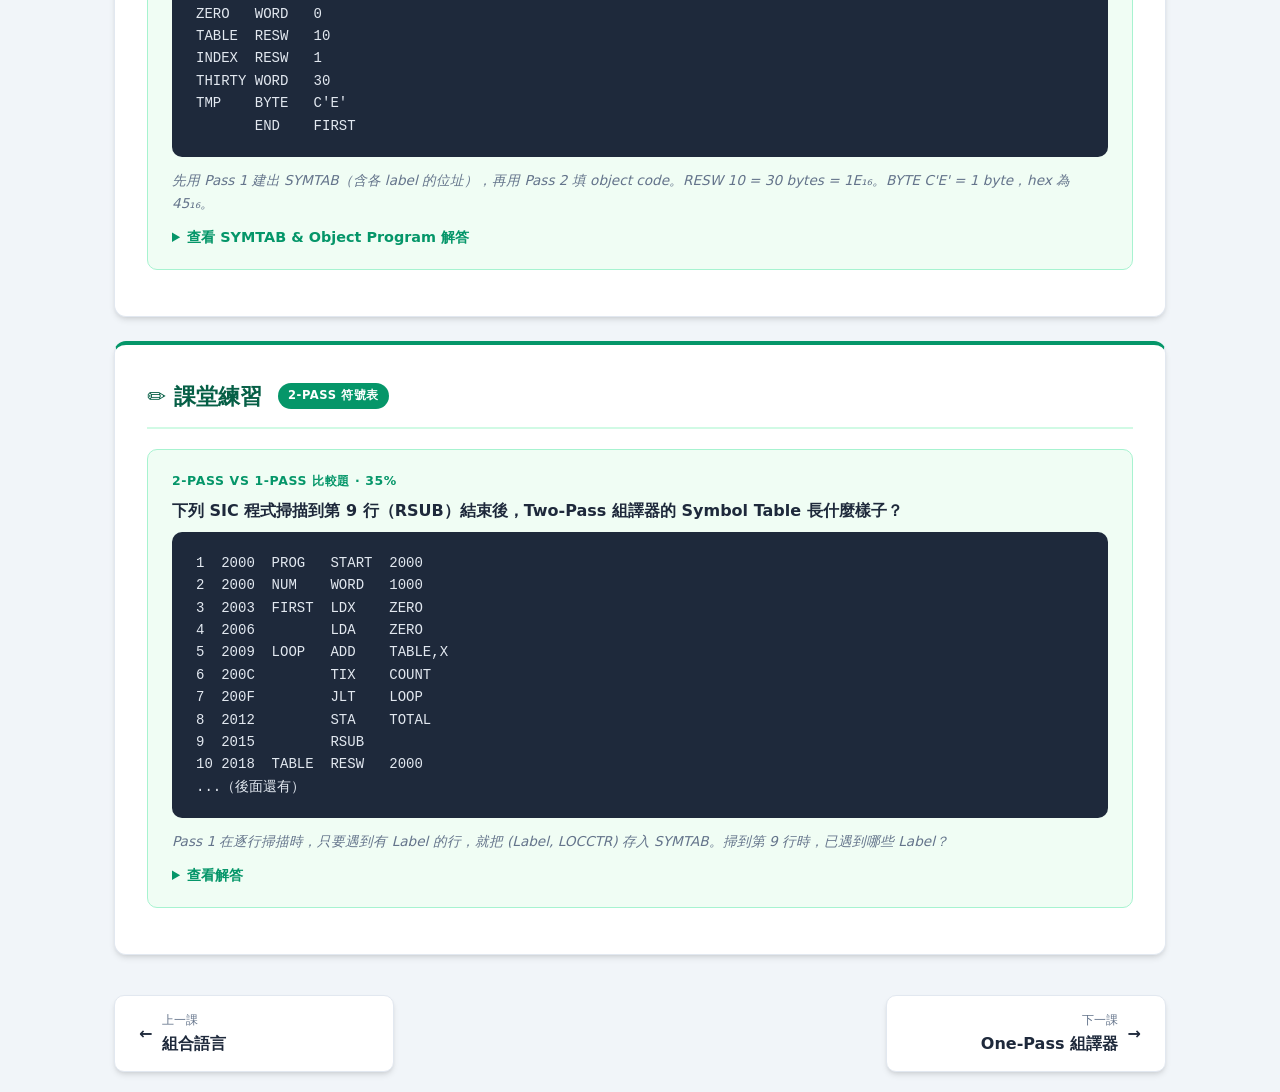
<file: lesson5.html>
<!DOCTYPE html>
<html lang="zh-TW">
<head>
<meta charset="UTF-8">
<meta name="viewport" content="width=device-width, initial-scale=1.0">
<title>第5課：Two-Pass 組譯器 | 系統程式</title>
<link rel="stylesheet" href="style.css">
</head>
<body>
<header class="site-header"><div class="container"><h1>⚙️ 系統程式 System Programming</h1></div></header>
<nav class="lesson-nav"><div class="nav-inner">
  <a href="index.html" class="nav-home">🏠 首頁</a>
  <a href="lesson1.html">1. 數值系統</a><a href="lesson2.html">2. SIC架構</a>
  <a href="lesson3.html">3. SIC/XE</a><a href="lesson4.html">4. 組合語言</a>
  <a href="lesson5.html" class="active">5. Two-Pass</a><a href="lesson6.html">6. One-Pass</a>
  <a href="lesson7.html">7. 定址模式</a><a href="lesson8.html">8. 程式重定位</a>
</div></nav>
<div class="lesson-header"><div class="container">
  <div class="lesson-num">5</div>
  <div><h1>Two-Pass 組譯器</h1><div class="lesson-sub">OPTAB ｜ SYMTAB ｜ LOCCTR ｜ Object Program 格式</div></div>
</div></div>

<div class="container">

<div class="section">
  <h2>🔧 1. 組譯器是什麼？</h2>
  <p>組譯器（Assembler）把組合語言原始碼翻譯成機器可執行的目的碼（Object Program）。它需要做這些事：</p>
  <ul>
    <li>把 mnemonic 轉換成對應的機器碼（如 <code>LDA → 0x00</code>）</li>
    <li>把符號位址（Label）轉換成實際記憶體位址</li>
    <li>把資料常數轉換成機器內部表示</li>
    <li>產生 Object Program（Header + Text + End records）</li>
  </ul>

  <h3>為什麼需要兩個 Pass？</h3>
  <div class="box box-warning">
    <strong>⚠️ Forward Reference 問題</strong>
    在第一行程式碼就可能跳到後面定義的 Label（如 <code>JEQ ENDFIL</code>），而 ENDFIL 到程式後面才定義。
    一次掃描沒辦法知道它的位址，所以需要<strong>兩個 Pass</strong>。
  </div>
</div>

<!-- 兩個 Pass 的分工 -->
<div class="section">
  <h2>🔄 2. Two-Pass 組譯器架構</h2>

  <div class="diagram">
    <svg viewBox="0 0 680 200" width="680" height="200" font-family="sans-serif" font-size="13">
      <!-- Source -->
      <rect x="10" y="70" width="110" height="60" rx="10" fill="#f8fafc" stroke="#64748b" stroke-width="1.5"/>
      <text x="65" y="96" text-anchor="middle" fill="#1e293b" font-weight="bold">Source</text>
      <text x="65" y="114" text-anchor="middle" fill="#1e293b">Program</text>
      <!-- Pass 1 box -->
      <path d="M122,100 L158,100" stroke="#64748b" stroke-width="1.5" marker-end="url(#pa)"/>
      <defs><marker id="pa" markerWidth="8" markerHeight="8" refX="6" refY="4" orient="auto"><path d="M0,0 L8,4 L0,8 Z" fill="#64748b"/></marker></defs>
      <rect x="160" y="55" width="130" height="90" rx="10" fill="#dbeafe" stroke="#2563eb" stroke-width="2"/>
      <text x="225" y="83" text-anchor="middle" fill="#1e40af" font-weight="bold" font-size="14">Pass 1</text>
      <text x="225" y="101" text-anchor="middle" fill="#64748b" font-size="11">定義符號</text>
      <text x="225" y="117" text-anchor="middle" fill="#64748b" font-size="11">建立 SYMTAB</text>
      <text x="225" y="133" text-anchor="middle" fill="#64748b" font-size="11">計算位址（LOCCTR）</text>
      <!-- Intermediate file -->
      <path d="M292,100 L328,100" stroke="#64748b" stroke-width="1.5" marker-end="url(#pa)"/>
      <rect x="330" y="70" width="110" height="60" rx="10" fill="#f8fafc" stroke="#64748b" stroke-width="1.5" stroke-dasharray="5,3"/>
      <text x="385" y="96" text-anchor="middle" fill="#64748b" font-weight="bold">Intermediate</text>
      <text x="385" y="114" text-anchor="middle" fill="#64748b">File</text>
      <!-- Pass 2 box -->
      <path d="M442,100 L478,100" stroke="#64748b" stroke-width="1.5" marker-end="url(#pa)"/>
      <rect x="480" y="55" width="130" height="90" rx="10" fill="#dcfce7" stroke="#059669" stroke-width="2"/>
      <text x="545" y="83" text-anchor="middle" fill="#065f46" font-weight="bold" font-size="14">Pass 2</text>
      <text x="545" y="101" text-anchor="middle" fill="#64748b" font-size="11">產生機器碼</text>
      <text x="545" y="117" text-anchor="middle" fill="#64748b" font-size="11">查 OPTAB/SYMTAB</text>
      <text x="545" y="133" text-anchor="middle" fill="#64748b" font-size="11">產生 Object Program</text>
      <!-- Object program -->
      <path d="M612,100 L648,100" stroke="#64748b" stroke-width="1.5" marker-end="url(#pa)"/>
      <rect x="650" y="70" width="20" height="60" rx="4" fill="#1e40af"/>
      <text x="660" y="105" text-anchor="middle" fill="white" font-size="9" writing-mode="tb">OBJ</text>
      <!-- OPTAB -->
      <rect x="160" y="155" width="130" height="32" rx="6" fill="#fff7ed" stroke="#d97706" stroke-width="1.5"/>
      <text x="225" y="176" text-anchor="middle" fill="#92400e" font-weight="bold">OPTAB（共用）</text>
      <path d="M225,155 L225,147" stroke="#d97706" stroke-width="1.5" stroke-dasharray="3,2"/>
      <!-- SYMTAB -->
      <rect x="480" y="155" width="130" height="32" rx="6" fill="#fde8ff" stroke="#7c3aed" stroke-width="1.5"/>
      <text x="545" y="176" text-anchor="middle" fill="#6d28d9" font-weight="bold">SYMTAB（Pass1→Pass2）</text>
      <path d="M545,155 L545,147" stroke="#7c3aed" stroke-width="1.5" stroke-dasharray="3,2"/>
    </svg>
    <div class="caption">Pass 1 建立 SYMTAB → 透過中間檔傳給 Pass 2 → 產生 Object Program</div>
  </div>

  <div class="table-wrap"><table>
    <tr><th></th><th>Pass 1（第一遍）</th><th>Pass 2（第二遍）</th></tr>
    <tr><td><strong>主要任務</strong></td><td>定義符號，建立 SYMTAB</td><td>產生機器碼，生成 Object Program</td></tr>
    <tr><td><strong>輸入</strong></td><td>原始碼</td><td>中間檔 + SYMTAB</td></tr>
    <tr><td><strong>輸出</strong></td><td>中間檔 + SYMTAB</td><td>Object Program + Listing</td></tr>
    <tr><td><strong>關鍵操作</strong></td><td>LOCCTR 累加計算每行位址</td><td>查 OPTAB 和 SYMTAB，組合機器碼</td></tr>
  </table></div>
</div>

<!-- 三大資料結構 -->
<div class="section">
  <h2>🗂️ 3. 三大資料結構</h2>

  <h3>① OPTAB（Operation Code Table）</h3>
  <p>儲存每個 mnemonic 對應的 opcode 和格式，使用 <strong>Hash Table</strong>（查詢 O(1)）。</p>
  <div class="table-wrap"><table>
    <tr><th>Mnemonic</th><th>Opcode</th><th>Format</th></tr>
    <tr><td>LDA</td><td>00</td><td>3/4</td></tr>
    <tr><td>STA</td><td>0C</td><td>3/4</td></tr>
    <tr><td>ADD</td><td>18</td><td>3/4</td></tr>
    <tr><td>JSUB</td><td>48</td><td>3/4</td></tr>
    <tr><td>RSUB</td><td>4C</td><td>3/4</td></tr>
  </table></div>

  <h3>② SYMTAB（Symbol Table）</h3>
  <p>Pass 1 掃描到 Label 時，把它的位址存進去；Pass 2 查詢符號位址。也用 Hash Table。</p>
  <div class="table-wrap"><table>
    <tr><th>Symbol</th><th>Value（位址 hex）</th><th>Flags</th></tr>
    <tr><td>COPY</td><td>1000</td><td>—</td></tr>
    <tr><td>FIRST</td><td>1000</td><td>—</td></tr>
    <tr><td>CLOOP</td><td>1003</td><td>—</td></tr>
    <tr><td>ENDFIL</td><td>1015</td><td>—</td></tr>
    <tr><td>EOF</td><td>1024</td><td>—</td></tr>
    <tr><td>BUFFER</td><td>1036</td><td>—</td></tr>
  </table></div>

  <h3>③ LOCCTR（Location Counter）</h3>
  <p>追蹤目前組譯到哪個位址，每處理一條指令就加上該指令的長度：</p>
  <ul>
    <li>一般指令：+3（3 bytes）</li>
    <li>WORD：+3</li>
    <li>RESW n：+3n</li>
    <li>RESB n：+n</li>
    <li>BYTE C'xxx'：+字串長度</li>
    <li>BYTE X'xx'：+1</li>
  </ul>

  <h3>Loc 與 Object Code 對照（SUM 程式節錄）</h3>
  <p>Pass 1 算好每行的 Loc，Pass 2 查 SYMTAB 填入位址，才能產生 Object Code：</p>
  <div class="table-wrap"><table>
    <tr><th>Loc</th><th>Label</th><th>Mnemonic</th><th>Operand</th><th>Object Code</th><th>說明</th></tr>
    <tr><td>2000</td><td>FIRST</td><td>LDX</td><td>ZERO</td><td><strong>04 2018</strong></td><td>opcode=04，ZERO=2018，x=0</td></tr>
    <tr><td>2003</td><td></td><td>LDA</td><td>ZERO</td><td><strong>00 2018</strong></td><td>opcode=00，ZERO=2018</td></tr>
    <tr><td>2006</td><td>LOOP</td><td>ADD</td><td>TABLE,X</td><td><strong>18 A0 1B</strong></td><td>x=1 → 位址欄最高 bit 設 1：201B → A01B</td></tr>
    <tr><td>2009</td><td></td><td>TIX</td><td>COUNT</td><td><strong>2C 2015</strong></td><td>opcode=2C，COUNT=2015</td></tr>
    <tr><td>200C</td><td></td><td>JLT</td><td>LOOP</td><td><strong>38 2006</strong></td><td>LOOP=2006（可以向前跳）</td></tr>
    <tr><td>200F</td><td></td><td>STA</td><td>TOTAL</td><td><strong>0C 2BD3</strong></td><td>TOTAL 在 TABLE 後面，位址差很遠</td></tr>
    <tr><td>2012</td><td></td><td>RSUB</td><td></td><td><strong>4C 0000</strong></td><td>無 operand，位址欄固定 0000</td></tr>
    <tr><td>2015</td><td>COUNT</td><td>RESW</td><td>1</td><td style="color:#94a3b8">—</td><td>保留空間，不產生 object code → T record 在此切斷</td></tr>
    <tr><td>2018</td><td>ZERO</td><td>WORD</td><td>0</td><td><strong>00 0000</strong></td><td>常數 0，寫成 3 bytes = 6 hex 字元</td></tr>
  </table></div>
  <div class="box box-info">
    <strong>📌 SIC Object Code 公式（3 bytes = 24 bits）</strong><br>
    [opcode 8 bits] [x 1 bit] [位址 15 bits]<br>
    x=0 直接定址；x=1 索引定址 → 位址欄最高 bit 強制設 1<br>
    <em>例：ADD TABLE,X，TABLE=201B = 0010 0000 0001 1011<br>
    x=1 → 最高 bit 設 1 → <strong>1</strong>010 0000 0001 1011 = A0 1B → Object Code = 18 A0 1B</em>
  </div>
</div>

<!-- Object Program 格式 -->
<div class="section">
  <h2>📄 4. Object Program 格式</h2>
  <p>Object Program 由三種 Record 組成：</p>

  <div class="diagram">
    <svg viewBox="0 0 680 260" width="680" height="260" font-family="monospace" font-size="12">
      <text x="340" y="20" text-anchor="middle" font-weight="bold" font-size="15" fill="#1e40af" font-family="sans-serif">Object Program 結構</text>

      <!-- H record -->
      <rect x="20" y="35" width="640" height="55" rx="8" fill="#dbeafe" stroke="#2563eb" stroke-width="2"/>
      <rect x="20" y="35" width="35"  height="55" rx="4" fill="#2563eb"/>
      <text x="37" y="66" text-anchor="middle" fill="white" font-weight="bold" font-size="16">H</text>
      <text x="75"  y="52" fill="#1e293b" font-weight="bold">Header Record（一個）</text>
      <text x="75"  y="72" fill="#64748b" font-size="10">Col.1=H  |  Col.2-7=程式名稱  |  Col.8-13=起始位址(hex)  |  Col.14-19=程式長度(hex)</text>
      <text x="75"  y="85" fill="#1e40af" font-size="11">例：HCOPY  001000001073</text>

      <!-- T record -->
      <rect x="20" y="105" width="640" height="80" rx="8" fill="#dcfce7" stroke="#059669" stroke-width="2"/>
      <rect x="20" y="105" width="35"  height="80" rx="4" fill="#059669"/>
      <text x="37" y="150" text-anchor="middle" fill="white" font-weight="bold" font-size="16">T</text>
      <text x="75" y="122" fill="#1e293b" font-weight="bold">Text Record（可以有多個）</text>
      <text x="75" y="142" fill="#64748b" font-size="10">Col.1=T  |  Col.2-7=起始位址(hex)  |  Col.8-9=此紀錄長度(hex)  |  Col.10-69=目的碼</text>
      <text x="75" y="162" fill="#64748b">每個 Text Record 最多 30 bytes 目的碼（60 hex 字元）</text>
      <text x="75" y="178" fill="#059669" font-size="11">例：T0010001E141033482061...</text>

      <!-- E record -->
      <rect x="20" y="200" width="640" height="50" rx="8" fill="#fff7ed" stroke="#d97706" stroke-width="2"/>
      <rect x="20" y="200" width="35"  height="50" rx="4" fill="#d97706"/>
      <text x="37" y="229" text-anchor="middle" fill="white" font-weight="bold" font-size="16">E</text>
      <text x="75" y="217" fill="#1e293b" font-weight="bold">End Record（一個）</text>
      <text x="75" y="237" fill="#64748b">Col.1=E  |  Col.2-7=第一條執行指令的位址（END 指令的 operand）</text>
      <text x="75" y="250" fill="#d97706" font-size="11">例：E001000</text>
    </svg>
    <div class="caption">H（Header）→ 多個 T（Text）→ E（End）</div>
  </div>

  <h3>完整範例（COPY 程式的 Object Program）</h3>
  <pre><code>HCOPY  001000 01073       <span class="cm">← Header: 程式名 COPY, 起始 0x1000, 長度 0x1073</span>
T001000 1E 141033482061...  <span class="cm">← Text: 從 0x1000 開始, 30 bytes 目的碼</span>
T00101E 15 0C103A...        <span class="cm">← Text: 從 0x101E 開始, 21 bytes</span>
...
E001000                     <span class="cm">← End: 從 0x1000 開始執行（FIRST 的位址）</span></code></pre>

  <div class="quiz">
    <div class="quiz-label">🧠 小測驗</div>
    <div class="quiz-q">Pass 1 結束後，SYMTAB 裡有什麼？Pass 2 靠什麼查出每個 Label 的位址？</div>
    <details><summary>查看答案</summary>
      <div class="answer">
        Pass 1 結束後，SYMTAB 裡有所有 Label 對應的十六進位位址。<br>
        Pass 2 靠查 SYMTAB（Hash Table，O(1)）取得每個 Label 的位址，填入指令的 address 欄位。
      </div>
    </details>
  </div>
</div>

<!-- Pass 1 演算法 -->
<div class="section">
  <h2>⚙️ 5. Pass 1 演算法（重點）</h2>
  <pre><code><span class="kw">Pass 1:</span>
  讀取第一行
  <span class="kw">if</span> OPCODE == 'START':
      LOCCTR = 起始位址（operand）
      把 START 行寫入中間檔
      讀下一行
  <span class="kw">else</span>:
      LOCCTR = 0

  <span class="kw">while</span> OPCODE != 'END':
      <span class="kw">if</span> 不是註解:
          <span class="kw">if</span> 有 LABEL:
              <span class="kw">if</span> LABEL 已在 SYMTAB → 錯誤（重複定義）
              <span class="kw">else</span> → 把 (LABEL, LOCCTR) 加入 SYMTAB
          查 OPTAB 找指令長度
          <span class="kw">if</span> OPCODE 在 OPTAB → LOCCTR += 3（一般指令）
          <span class="kw">elif</span> OPCODE == 'WORD' → LOCCTR += 3
          <span class="kw">elif</span> OPCODE == 'RESW' → LOCCTR += 3 * operand
          <span class="kw">elif</span> OPCODE == 'RESB' → LOCCTR += operand
          <span class="kw">elif</span> OPCODE == 'BYTE' → LOCCTR += 常數長度
          <span class="kw">else</span> → 錯誤（無效 opcode）
      把這行（含目前 LOCCTR）寫入中間檔
      讀下一行

  把最後一行（END）寫入中間檔
  儲存程式長度 = LOCCTR - 起始位址</code></pre>

  <h3>Pass 1 判斷 Loc 增加量速查</h3>
  <div class="table-wrap"><table>
    <tr><th>條件</th><th>Loc +幾</th><th>範例</th></tr>
    <tr><td>OPCODE 在 OPTAB（一般指令，Format 3）</td><td class="highlight-row"><strong>+3</strong></td><td>LDA、STA、JSUB、J、COMP…</td></tr>
    <tr><td>OPCODE 在 OPTAB，但帶 <code>+</code> 前綴（Format 4）</td><td style="background:#fef9c3;font-weight:bold">+4</td><td>+LDA、+JSUB（SIC/XE）</td></tr>
    <tr><td>OPCODE 在 OPTAB，Format 2（暫存器指令）</td><td style="background:#fef9c3;font-weight:bold">+2</td><td>ADDR、SUBR（SIC/XE）</td></tr>
    <tr><td><code>WORD</code></td><td class="highlight-row"><strong>+3</strong></td><td>THREE WORD 3</td></tr>
    <tr><td><code>RESW n</code></td><td class="highlight-row"><strong>+3n</strong></td><td>BUFFER RESW 100 → +300</td></tr>
    <tr><td><code>RESB n</code></td><td class="highlight-row"><strong>+n</strong></td><td>BUF RESB 4096 → +1000₁₆</td></tr>
    <tr><td><code>BYTE C'...'</code></td><td class="highlight-row"><strong>+字串長度</strong></td><td>EOF BYTE C'EOF' → +3</td></tr>
    <tr><td><code>BYTE X'xx'</code></td><td class="highlight-row"><strong>+1</strong></td><td>MASK BYTE X'F1' → +1</td></tr>
    <tr><td><code>START</code> / <code>END</code> / <code>BASE</code> / <code>EQU</code></td><td><strong>+0</strong></td><td>虛擬指令，不佔記憶體</td></tr>
  </table></div>
  <div class="box box-warning">
    <strong>⚠️ 最容易考的陷阱</strong><br>
    <code>RESB 4096</code> = 4096 bytes = 0x1000₁₆ → Loc 加 <strong>0x1000</strong>（不是 3！）<br>
    <code>BYTE C'EOF'</code> = 3 bytes → Loc +3；<code>BYTE X'F1'</code> = 1 byte → Loc +1<br>
    <code>+JSUB RDREC</code>（Format 4）→ Loc +<strong>4</strong>，不是 +3
  </div>
</div>

<!-- ── 課堂練習 ───────────────────────────────────────── -->
<div class="section practice-section">
  <h2>✏️ 課堂練習 <span class="practice-badge">2026 / 04 / 09 &amp; 04 / 16</span></h2>
  <p style="color:var(--text-muted);font-size:.9rem;margin-bottom:.75rem;">
    給定原始碼，填寫 Loc 欄位與 Object Code，並產生完整的 Object Program（H/T/E records）。
  </p>
  <div class="box box-info" style="margin-bottom:1rem;font-size:.9rem;">
    <strong>📌 T record 格式速查</strong>
    <code>T ^ 起始位址(6 hex) ^ 長度(2 hex，十六進位) ^ object code 連在一起</code><br>
    例：<code>T^002000^15^...</code> → 從位址 2000 開始，長度 15₁₆（= 21 bytes）的 object code
  </div>

  <div class="practice">
    <div class="p-num">04/09 · SUM 程式 · 填 Loc &amp; Object Code</div>
    <div class="p-q">以下 SIC 程式起始位址 2000₁₆，請填寫每行的 Loc 和 Object Code，再寫出 Object Program。</div>
    <div class="table-wrap" style="margin:.5rem 0 .75rem;">
      <table>
        <tr><th>Loc</th><th>Label</th><th>Mnemonic</th><th>Operand</th><th>Object Code</th></tr>
        <tr><td>—</td><td>SUM</td><td>START</td><td>2000</td><td>—</td></tr>
        <tr><td></td><td>FIRST</td><td>LDX</td><td>ZERO</td><td></td></tr>
        <tr><td></td><td></td><td>LDA</td><td>ZERO</td><td></td></tr>
        <tr><td></td><td>LOOP</td><td>ADD</td><td>TABLE,X</td><td></td></tr>
        <tr><td></td><td></td><td>TIX</td><td>COUNT</td><td></td></tr>
        <tr><td></td><td></td><td>JLT</td><td>LOOP</td><td></td></tr>
        <tr><td></td><td></td><td>STA</td><td>TOTAL</td><td></td></tr>
        <tr><td></td><td></td><td>RSUB</td><td></td><td></td></tr>
        <tr><td></td><td>COUNT</td><td>RESW</td><td>1</td><td>—</td></tr>
        <tr><td></td><td>ZERO</td><td>WORD</td><td>0</td><td></td></tr>
        <tr><td></td><td>TABLE</td><td>RESW</td><td>1000</td><td>—</td></tr>
        <tr><td></td><td>TOTAL</td><td>RESW</td><td>1</td><td>—</td></tr>
        <tr><td></td><td>ONE</td><td>WORD</td><td>1</td><td></td></tr>
        <tr><td></td><td></td><td>END</td><td>FIRST</td><td>—</td></tr>
      </table>
    </div>
    <div class="p-hint">RESW n → 佔 n×3 bytes，無 object code。WORD n → 3 bytes，值寫成 6 位 hex。TABLE 有 1000 個 word = 3000 = BB8₁₆ bytes。</div>
    <details>
      <summary>查看解答</summary>
      <div class="answer">
        <div class="table-wrap">
          <table>
            <tr><th>Loc</th><th>Label</th><th>Mnemonic</th><th>Operand</th><th>Object Code</th></tr>
            <tr><td>—</td><td>SUM</td><td>START</td><td>2000</td><td>—</td></tr>
            <tr><td>2000</td><td>FIRST</td><td>LDX</td><td>ZERO</td><td>04 2018</td></tr>
            <tr><td>2003</td><td></td><td>LDA</td><td>ZERO</td><td>00 2018</td></tr>
            <tr><td>2006</td><td>LOOP</td><td>ADD</td><td>TABLE,X</td><td>18 A01B <em>(x=1)</em></td></tr>
            <tr><td>2009</td><td></td><td>TIX</td><td>COUNT</td><td>2C 2015</td></tr>
            <tr><td>200C</td><td></td><td>JLT</td><td>LOOP</td><td>38 2006</td></tr>
            <tr><td>200F</td><td></td><td>STA</td><td>TOTAL</td><td>0C 2BD3</td></tr>
            <tr><td>2012</td><td></td><td>RSUB</td><td></td><td>4C 0000</td></tr>
            <tr><td>2015</td><td>COUNT</td><td>RESW</td><td>1</td><td>—</td></tr>
            <tr><td>2018</td><td>ZERO</td><td>WORD</td><td>0</td><td>000000</td></tr>
            <tr><td>201B</td><td>TABLE</td><td>RESW</td><td>1000</td><td>— <em>(1000×3=BB8₁₆ bytes)</em></td></tr>
            <tr><td>2BD3</td><td>TOTAL</td><td>RESW</td><td>1</td><td>—</td></tr>
            <tr><td>2BD6</td><td>ONE</td><td>WORD</td><td>1</td><td>000001</td></tr>
            <tr><td>2BD9</td><td></td><td>END</td><td>FIRST</td><td>—</td></tr>
          </table>
        </div>
        <strong>Object Code 補充說明：</strong><br>
        ADD TABLE,X 的 object code 為什麼是 <code>18 A0 1B</code>？<br>
        SIC 指令 3 bytes：byte0 = opcode（18），bytes 1-2 = [x-bit][15-bit 位址]<br>
        TABLE 位址 = 201B，x = 1，所以 bytes 1-2 的最高位強制設成 1：<br>
        &nbsp;&nbsp;位址 201B → 高 7 bits = 20₁₆ 的低 7 位 = 0100000 → 加上最高位 1 → <strong>10100000 = A0₁₆</strong><br>
        &nbsp;&nbsp;低 8 bits 直接填 1B₁₆<br>
        → 最終：18 A0 1B ✓<br><br>
        <strong>Object Program：</strong>
<pre>H^SUM   ^002000^000BD9
T^002000^15^042018^002018^18A01B^2C2015^382006^0C2BD3^4C0000
T^002018^03^000000
T^002BD6^03^000001
E^002000</pre>
        說明：<br>
        • 程式長度 = 2BD9 - 2000 = BD9₁₆（H record 的長度欄填十六進位）<br>
        • T record 第二欄（如 <code>15</code>）是這段資料的 byte 數，也是<strong>十六進位</strong>：15₁₆ = 21₁₀ bytes<br>
        • 第一個 T record 從 2000 到 2014，含 7 條指令 × 3 bytes = 21 bytes = 15₁₆ ✓<br>
        • RESW 沒有 object code，所以 T record 遇到 RESW 就必須切斷，下一個 WORD 另開一個 T record
      </div>
    </details>
  </div>

  <div class="practice">
    <div class="p-num">04/16 · TEST 程式 · 翻譯成 Object Program</div>
    <div class="p-q">以下 SIC 程式功能為「累加一個 10-word 表格的總和」，起始位址 3000₁₆，請填寫 Loc、Object Code 並產生 Object Program。</div>
<pre style="margin:.5rem 0 .75rem;">       TEST   START  3000
       FIRST  LDA    ZERO
              STA    INDEX
              STA    TOTAL
       LOOP   LDX    INDEX
              LDA    TOTAL
              ADD    TABLE,X
              STA    TOTAL
              LDA    INDEX
              ADD    THREE
              STA    INDEX
              COMP   THIRTY
              JLT    LOOP
              RSUB
THREE  WORD   3
TOTAL  RESW   1
ZERO   WORD   0
TABLE  RESW   10
INDEX  RESW   1
THIRTY WORD   30
TMP    BYTE   C'E'
       END    FIRST</pre>
    <div class="p-hint">先用 Pass 1 建出 SYMTAB（含各 label 的位址），再用 Pass 2 填 object code。RESW 10 = 30 bytes = 1E₁₆。BYTE C'E' = 1 byte，hex 為 45₁₆。</div>
    <details>
      <summary>查看 SYMTAB &amp; Object Program 解答</summary>
      <div class="answer">
        <strong>部分 SYMTAB（Pass 1 結果）：</strong>
        <div class="table-wrap">
          <table>
            <tr><th>Symbol</th><th>Address</th></tr>
            <tr><td>TEST</td><td>3000</td></tr>
            <tr><td>FIRST</td><td>3000</td></tr>
            <tr><td>LOOP</td><td>3009</td></tr>
            <tr><td>THREE</td><td>3027</td></tr>
            <tr><td>TOTAL</td><td>302A</td></tr>
            <tr><td>ZERO</td><td>302D</td></tr>
            <tr><td>TABLE</td><td>3030</td></tr>
            <tr><td>INDEX</td><td>304E</td></tr>
            <tr><td>THIRTY</td><td>3051</td></tr>
            <tr><td>TMP</td><td>3054</td></tr>
          </table>
        </div>
        <strong>Object Program：</strong>
<pre>H^TEST  ^003000^000055
T^003000^...（指令的 object code）
...
E^003000</pre>
        程式長度 = 3055 - 3000 = 55₁₆（TMP BYTE C'E' 之後）
      </div>
    </details>
  </div>
</div>

<!-- ── 課堂練習（符號表） ──────────────────────────────── -->
<div class="section practice-section">
  <h2>✏️ 課堂練習 <span class="practice-badge">2-Pass 符號表</span></h2>

  <div class="practice">
    <div class="p-num">2-Pass vs 1-Pass 比較題 · 35%</div>
    <div class="p-q">
      下列 SIC 程式掃描到第 9 行（RSUB）結束後，Two-Pass 組譯器的 Symbol Table 長什麼樣子？
    </div>
<pre style="margin:.5rem 0 .75rem;">1  2000  PROG   START  2000
2  2000  NUM    WORD   1000
3  2003  FIRST  LDX    ZERO
4  2006         LDA    ZERO
5  2009  LOOP   ADD    TABLE,X
6  200C         TIX    COUNT
7  200F         JLT    LOOP
8  2012         STA    TOTAL
9  2015         RSUB
10 2018  TABLE  RESW   2000
...（後面還有）</pre>
    <div class="p-hint">Pass 1 在逐行掃描時，只要遇到有 Label 的行，就把 (Label, LOCCTR) 存入 SYMTAB。掃到第 9 行時，已遇到哪些 Label？</div>
    <details>
      <summary>查看解答</summary>
      <div class="answer">
        掃到第 9 行（含）的 SYMTAB：
        <div class="table-wrap">
          <table>
            <tr><th>Symbol</th><th>Address（hex）</th><th>說明</th></tr>
            <tr><td>PROG</td><td>2000</td><td>行 1，START</td></tr>
            <tr><td>NUM</td><td>2000</td><td>行 2，WORD（3 bytes）</td></tr>
            <tr><td>FIRST</td><td>2003</td><td>行 3</td></tr>
            <tr><td>LOOP</td><td>2009</td><td>行 5</td></tr>
          </table>
        </div>
        TABLE、COUNT、ZERO、TOTAL 等在第 10 行之後定義，Pass 1 掃到第 9 行時還<strong>沒有</strong>它們的位址，這就是為什麼 Pass 1 必須完整掃完才能解決 Forward Reference。<br><br>
        <strong>1-Pass 組譯器的差異：</strong>遇到未知的 operand（如 ZERO、TABLE）時，先暫時填 0 並記入 Forward Reference List，等後面遇到定義再回頭修正（Back-Patching）。
      </div>
    </details>
  </div>
</div>

<div class="lesson-nav-bottom">
  <a href="lesson4.html" class="nav-btn"><span>←</span><div><span class="nav-label">上一課</span>組合語言</div></a>
  <a href="lesson6.html" class="nav-btn next"><span>→</span><div><span class="nav-label">下一課</span>One-Pass 組譯器</div></a>
</div>
</div>
</body>
</html>
</file>
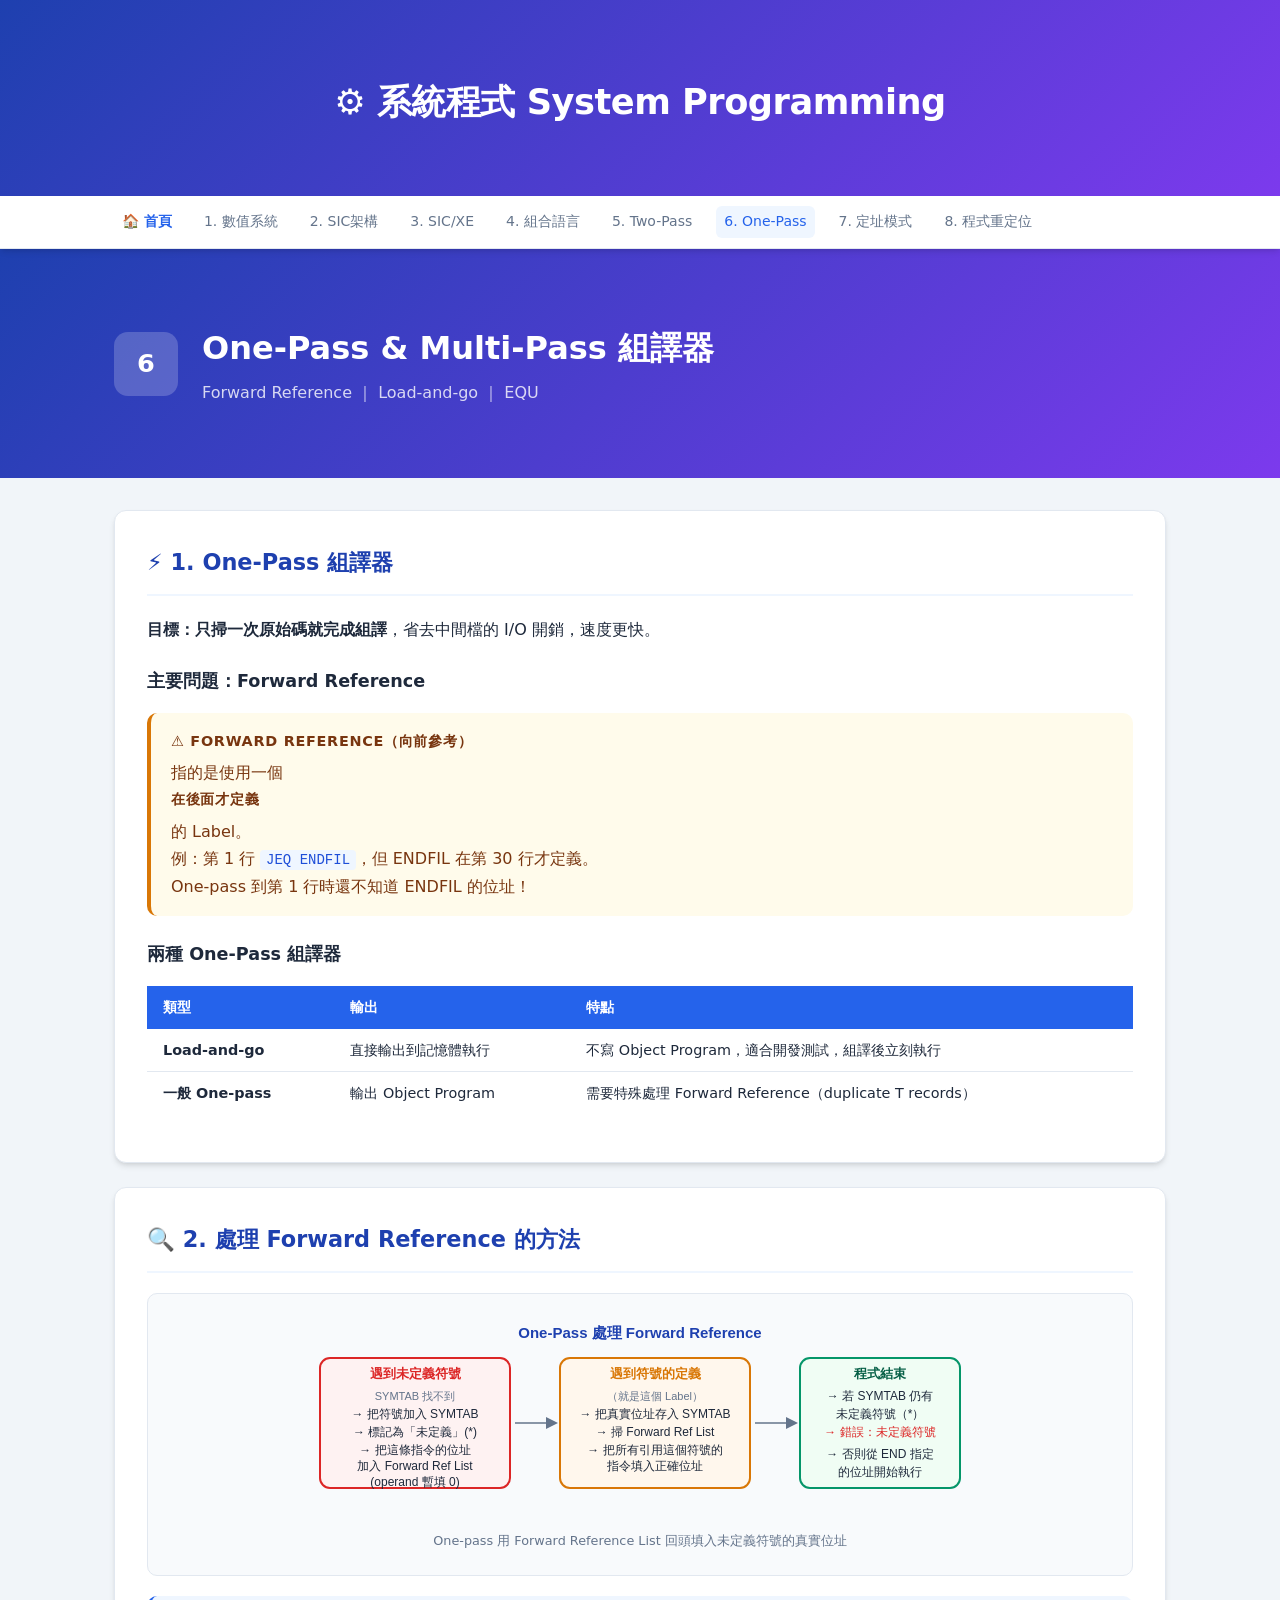
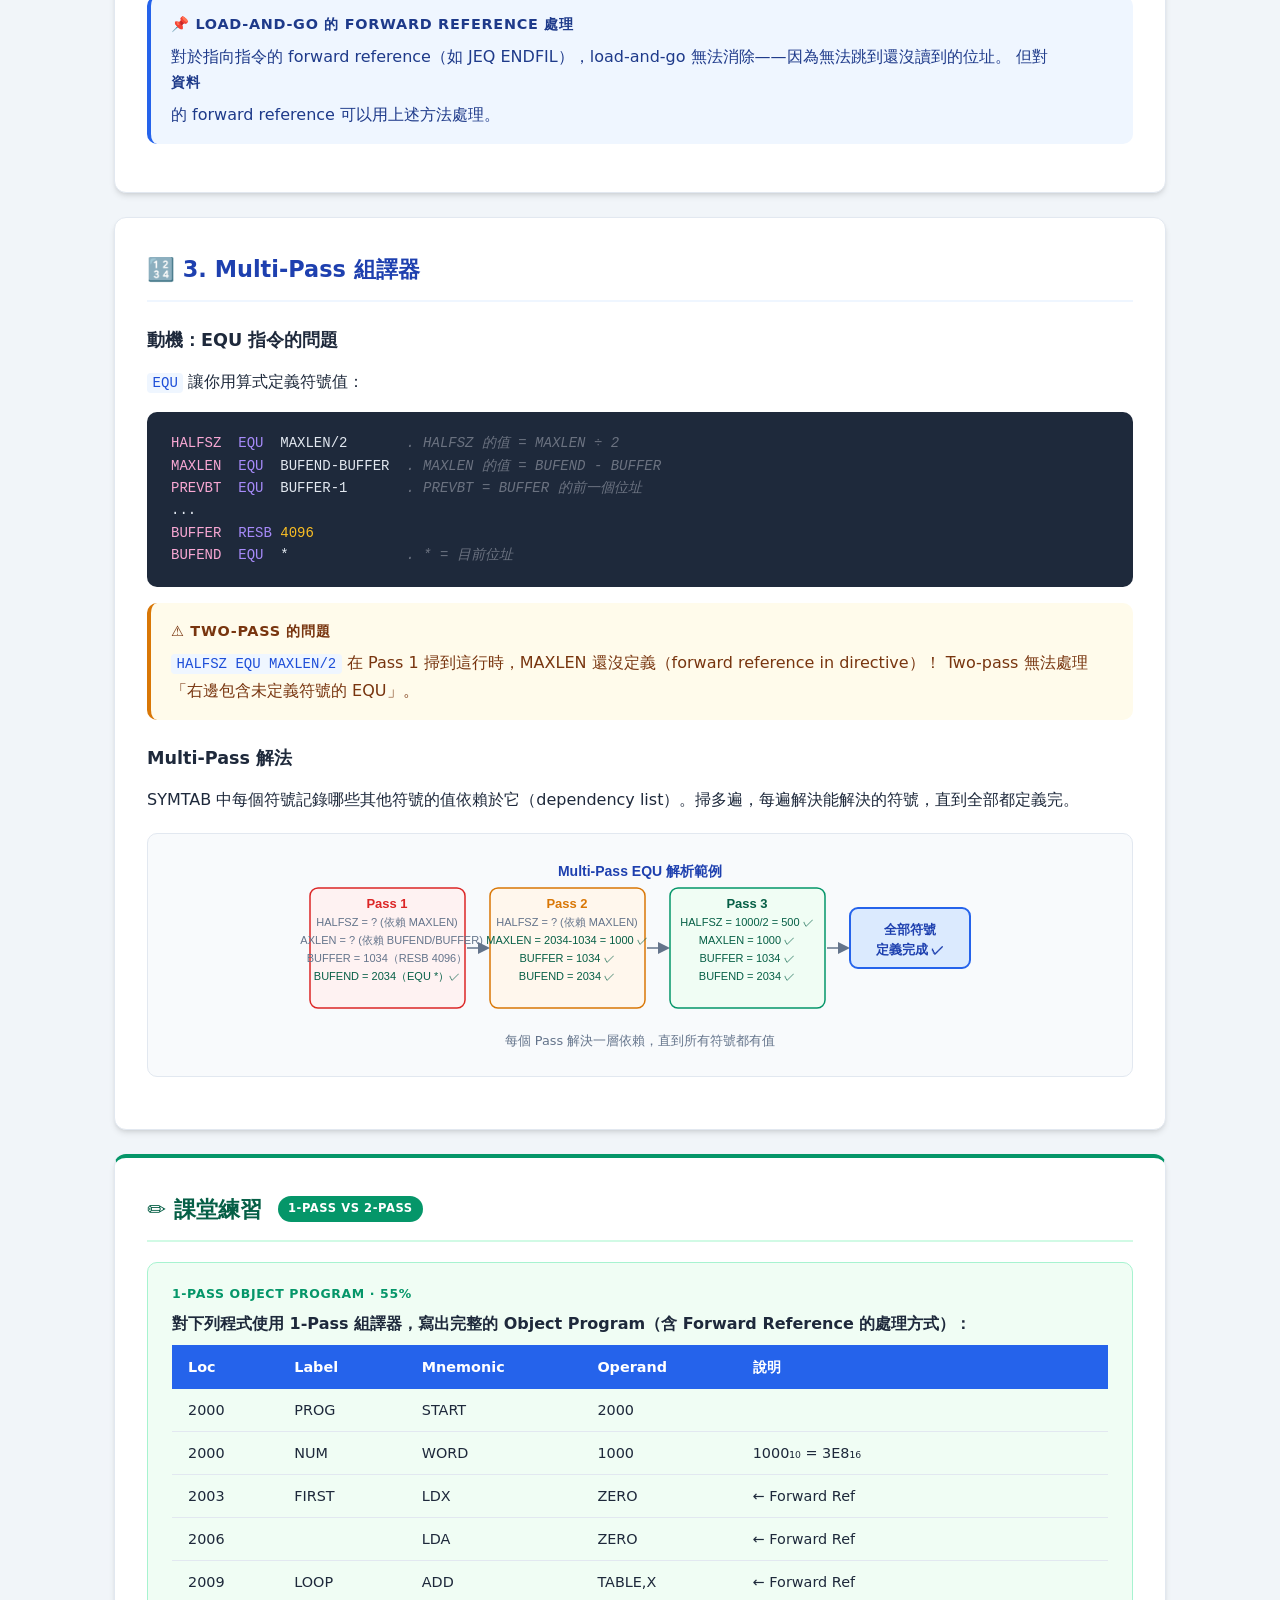
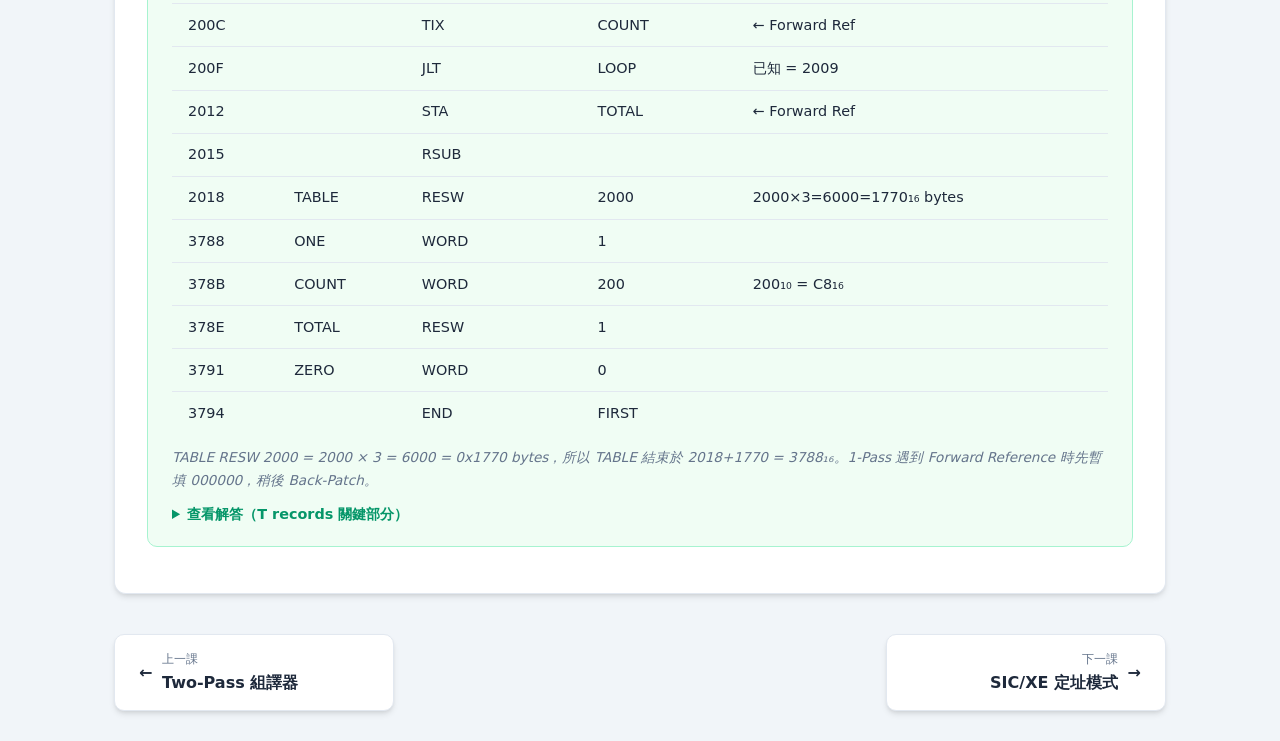
<file: lesson6.html>
<!DOCTYPE html>
<html lang="zh-TW">
<head>
<meta charset="UTF-8">
<meta name="viewport" content="width=device-width, initial-scale=1.0">
<title>第6課：One-Pass & Multi-Pass | 系統程式</title>
<link rel="stylesheet" href="style.css">
</head>
<body>
<header class="site-header"><div class="container"><h1>⚙️ 系統程式 System Programming</h1></div></header>
<nav class="lesson-nav"><div class="nav-inner">
  <a href="index.html" class="nav-home">🏠 首頁</a>
  <a href="lesson1.html">1. 數值系統</a><a href="lesson2.html">2. SIC架構</a>
  <a href="lesson3.html">3. SIC/XE</a><a href="lesson4.html">4. 組合語言</a>
  <a href="lesson5.html">5. Two-Pass</a><a href="lesson6.html" class="active">6. One-Pass</a>
  <a href="lesson7.html">7. 定址模式</a><a href="lesson8.html">8. 程式重定位</a>
</div></nav>
<div class="lesson-header"><div class="container">
  <div class="lesson-num">6</div>
  <div><h1>One-Pass & Multi-Pass 組譯器</h1><div class="lesson-sub">Forward Reference ｜ Load-and-go ｜ EQU</div></div>
</div></div>

<div class="container">

<div class="section">
  <h2>⚡ 1. One-Pass 組譯器</h2>
  <p><strong>目標：只掃一次原始碼就完成組譯</strong>，省去中間檔的 I/O 開銷，速度更快。</p>

  <h3>主要問題：Forward Reference</h3>
  <div class="box box-warning">
    <strong>⚠️ Forward Reference（向前參考）</strong>
    指的是使用一個<strong>在後面才定義</strong>的 Label。<br>
    例：第 1 行 <code>JEQ ENDFIL</code>，但 ENDFIL 在第 30 行才定義。<br>
    One-pass 到第 1 行時還不知道 ENDFIL 的位址！
  </div>

  <h3>兩種 One-Pass 組譯器</h3>
  <div class="table-wrap"><table>
    <tr><th>類型</th><th>輸出</th><th>特點</th></tr>
    <tr><td><strong>Load-and-go</strong></td><td>直接輸出到記憶體執行</td><td>不寫 Object Program，適合開發測試，組譯後立刻執行</td></tr>
    <tr><td><strong>一般 One-pass</strong></td><td>輸出 Object Program</td><td>需要特殊處理 Forward Reference（duplicate T records）</td></tr>
  </table></div>
</div>

<div class="section">
  <h2>🔍 2. 處理 Forward Reference 的方法</h2>

  <div class="diagram">
    <svg viewBox="0 0 680 200" width="680" height="200" font-family="sans-serif" font-size="13">
      <text x="340" y="20" text-anchor="middle" font-weight="bold" font-size="15" fill="#1e40af">One-Pass 處理 Forward Reference</text>
      <!-- Step 1 -->
      <rect x="20" y="40" width="190" height="130" rx="10" fill="#fef2f2" stroke="#dc2626" stroke-width="2"/>
      <text x="115" y="60" text-anchor="middle" fill="#dc2626" font-weight="bold">遇到未定義符號</text>
      <text x="115" y="82" text-anchor="middle" fill="#64748b" font-size="11">SYMTAB 找不到</text>
      <text x="115" y="100" text-anchor="middle" fill="#1e293b" font-size="12">→ 把符號加入 SYMTAB</text>
      <text x="115" y="118" text-anchor="middle" fill="#1e293b" font-size="12">→ 標記為「未定義」(*)</text>
      <text x="115" y="136" text-anchor="middle" fill="#1e293b" font-size="12">→ 把這條指令的位址</text>
      <text x="115" y="152" text-anchor="middle" fill="#1e293b" font-size="12">   加入 Forward Ref List</text>
      <text x="115" y="168" text-anchor="middle" fill="#1e293b" font-size="12">   (operand 暫填 0)</text>
      <!-- Arrow -->
      <path d="M215,105 L255,105" stroke="#64748b" stroke-width="1.5" marker-end="url(#oa)"/>
      <defs><marker id="oa" markerWidth="8" markerHeight="8" refX="6" refY="4" orient="auto"><path d="M0,0 L8,4 L0,8 Z" fill="#64748b"/></marker></defs>
      <!-- Step 2 -->
      <rect x="260" y="40" width="190" height="130" rx="10" fill="#fff7ed" stroke="#d97706" stroke-width="2"/>
      <text x="355" y="60" text-anchor="middle" fill="#d97706" font-weight="bold">遇到符號的定義</text>
      <text x="355" y="82" text-anchor="middle" fill="#64748b" font-size="11">（就是這個 Label）</text>
      <text x="355" y="100" text-anchor="middle" fill="#1e293b" font-size="12">→ 把真實位址存入 SYMTAB</text>
      <text x="355" y="118" text-anchor="middle" fill="#1e293b" font-size="12">→ 掃 Forward Ref List</text>
      <text x="355" y="136" text-anchor="middle" fill="#1e293b" font-size="12">→ 把所有引用這個符號的</text>
      <text x="355" y="152" text-anchor="middle" fill="#1e293b" font-size="12">   指令填入正確位址</text>
      <!-- Arrow -->
      <path d="M455,105 L495,105" stroke="#64748b" stroke-width="1.5" marker-end="url(#oa)"/>
      <!-- Step 3 -->
      <rect x="500" y="40" width="160" height="130" rx="10" fill="#f0fdf4" stroke="#059669" stroke-width="2"/>
      <text x="580" y="60" text-anchor="middle" fill="#065f46" font-weight="bold">程式結束</text>
      <text x="580" y="82" text-anchor="middle" fill="#1e293b" font-size="12">→ 若 SYMTAB 仍有</text>
      <text x="580" y="100" text-anchor="middle" fill="#1e293b" font-size="12">   未定義符號（*）</text>
      <text x="580" y="118" text-anchor="middle" fill="#dc2626" font-size="12">→ 錯誤：未定義符號</text>
      <text x="580" y="140" text-anchor="middle" fill="#1e293b" font-size="12">→ 否則從 END 指定</text>
      <text x="580" y="158" text-anchor="middle" fill="#1e293b" font-size="12">   的位址開始執行</text>
    </svg>
    <div class="caption">One-pass 用 Forward Reference List 回頭填入未定義符號的真實位址</div>
  </div>

  <div class="box box-info">
    <strong>📌 Load-and-go 的 Forward Reference 處理</strong>
    對於指向指令的 forward reference（如 JEQ ENDFIL），load-and-go 無法消除——因為無法跳到還沒讀到的位址。
    但對<strong>資料</strong>的 forward reference 可以用上述方法處理。
  </div>
</div>

<div class="section">
  <h2>🔢 3. Multi-Pass 組譯器</h2>
  <h3>動機：EQU 指令的問題</h3>
  <p><code>EQU</code> 讓你用算式定義符號值：</p>
  <pre><code><span class="lbl">HALFSZ</span>  <span class="op">EQU</span>  MAXLEN/2       <span class="cm">. HALFSZ 的值 = MAXLEN ÷ 2</span>
<span class="lbl">MAXLEN</span>  <span class="op">EQU</span>  BUFEND-BUFFER  <span class="cm">. MAXLEN 的值 = BUFEND - BUFFER</span>
<span class="lbl">PREVBT</span>  <span class="op">EQU</span>  BUFFER-1       <span class="cm">. PREVBT = BUFFER 的前一個位址</span>
...
<span class="lbl">BUFFER</span>  <span class="op">RESB</span> <span class="num">4096</span>
<span class="lbl">BUFEND</span>  <span class="op">EQU</span>  *              <span class="cm">. * = 目前位址</span></code></pre>

  <div class="box box-warning">
    <strong>⚠️ Two-Pass 的問題</strong>
    <code>HALFSZ EQU MAXLEN/2</code> 在 Pass 1 掃到這行時，MAXLEN 還沒定義（forward reference in directive）！
    Two-pass 無法處理「右邊包含未定義符號的 EQU」。
  </div>

  <h3>Multi-Pass 解法</h3>
  <p>SYMTAB 中每個符號記錄哪些其他符號的值依賴於它（dependency list）。掃多遍，每遍解決能解決的符號，直到全部都定義完。</p>

  <div class="diagram">
    <svg viewBox="0 0 680 160" width="680" height="160" font-family="sans-serif" font-size="13">
      <text x="340" y="18" text-anchor="middle" font-weight="bold" font-size="14" fill="#1e40af">Multi-Pass EQU 解析範例</text>
      <!-- Pass 1 -->
      <rect x="10" y="30" width="155" height="120" rx="8" fill="#fef2f2" stroke="#dc2626" stroke-width="1.5"/>
      <text x="87" y="50" text-anchor="middle" fill="#dc2626" font-weight="bold">Pass 1</text>
      <text x="87" y="68" text-anchor="middle" fill="#64748b" font-size="11">HALFSZ = ? (依賴 MAXLEN)</text>
      <text x="87" y="86" text-anchor="middle" fill="#64748b" font-size="11">MAXLEN = ? (依賴 BUFEND/BUFFER)</text>
      <text x="87" y="104" text-anchor="middle" fill="#64748b" font-size="11">BUFFER = 1034（RESB 4096）</text>
      <text x="87" y="122" text-anchor="middle" fill="#065f46" font-size="11">BUFEND = 2034（EQU *）✓</text>
      <!-- Arrow -->
      <path d="M167,90 L187,90" stroke="#64748b" stroke-width="1.5" marker-end="url(#oa)"/>
      <!-- Pass 2 -->
      <rect x="190" y="30" width="155" height="120" rx="8" fill="#fff7ed" stroke="#d97706" stroke-width="1.5"/>
      <text x="267" y="50" text-anchor="middle" fill="#d97706" font-weight="bold">Pass 2</text>
      <text x="267" y="68" text-anchor="middle" fill="#64748b" font-size="11">HALFSZ = ? (依賴 MAXLEN)</text>
      <text x="267" y="86" text-anchor="middle" fill="#065f46" font-size="11">MAXLEN = 2034-1034 = 1000 ✓</text>
      <text x="267" y="104" text-anchor="middle" fill="#065f46" font-size="11">BUFFER = 1034 ✓</text>
      <text x="267" y="122" text-anchor="middle" fill="#065f46" font-size="11">BUFEND = 2034 ✓</text>
      <!-- Arrow -->
      <path d="M347,90 L367,90" stroke="#64748b" stroke-width="1.5" marker-end="url(#oa)"/>
      <!-- Pass 3 -->
      <rect x="370" y="30" width="155" height="120" rx="8" fill="#f0fdf4" stroke="#059669" stroke-width="1.5"/>
      <text x="447" y="50" text-anchor="middle" fill="#065f46" font-weight="bold">Pass 3</text>
      <text x="447" y="68" text-anchor="middle" fill="#065f46" font-size="11">HALFSZ = 1000/2 = 500 ✓</text>
      <text x="447" y="86" text-anchor="middle" fill="#065f46" font-size="11">MAXLEN = 1000 ✓</text>
      <text x="447" y="104" text-anchor="middle" fill="#065f46" font-size="11">BUFFER = 1034 ✓</text>
      <text x="447" y="122" text-anchor="middle" fill="#065f46" font-size="11">BUFEND = 2034 ✓</text>
      <!-- Arrow -->
      <path d="M527,90 L547,90" stroke="#64748b" stroke-width="1.5" marker-end="url(#oa)"/>
      <!-- Final -->
      <rect x="550" y="50" width="120" height="60" rx="8" fill="#dbeafe" stroke="#2563eb" stroke-width="2"/>
      <text x="610" y="76" text-anchor="middle" fill="#1e40af" font-weight="bold">全部符號</text>
      <text x="610" y="96" text-anchor="middle" fill="#1e40af" font-weight="bold">定義完成 ✓</text>
    </svg>
    <div class="caption">每個 Pass 解決一層依賴，直到所有符號都有值</div>
  </div>
</div>

<!-- ── 課堂練習 ───────────────────────────────────────── -->
<div class="section practice-section">
  <h2>✏️ 課堂練習 <span class="practice-badge">1-Pass vs 2-Pass</span></h2>

  <div class="practice">
    <div class="p-num">1-Pass Object Program · 55%</div>
    <div class="p-q">
      對下列程式使用 <strong>1-Pass 組譯器</strong>，寫出完整的 Object Program（含 Forward Reference 的處理方式）：
    </div>
<div class="table-wrap" style="font-size:.85rem;margin:.4rem 0 .75rem;">
      <table>
        <tr><th>Loc</th><th>Label</th><th>Mnemonic</th><th>Operand</th><th>說明</th></tr>
        <tr><td>2000</td><td>PROG</td><td>START</td><td>2000</td><td></td></tr>
        <tr><td>2000</td><td>NUM</td><td>WORD</td><td>1000</td><td>1000₁₀ = 3E8₁₆</td></tr>
        <tr><td>2003</td><td>FIRST</td><td>LDX</td><td>ZERO</td><td>← Forward Ref</td></tr>
        <tr><td>2006</td><td></td><td>LDA</td><td>ZERO</td><td>← Forward Ref</td></tr>
        <tr><td>2009</td><td>LOOP</td><td>ADD</td><td>TABLE,X</td><td>← Forward Ref</td></tr>
        <tr><td>200C</td><td></td><td>TIX</td><td>COUNT</td><td>← Forward Ref</td></tr>
        <tr><td>200F</td><td></td><td>JLT</td><td>LOOP</td><td>已知 = 2009</td></tr>
        <tr><td>2012</td><td></td><td>STA</td><td>TOTAL</td><td>← Forward Ref</td></tr>
        <tr><td>2015</td><td></td><td>RSUB</td><td></td><td></td></tr>
        <tr><td>2018</td><td>TABLE</td><td>RESW</td><td>2000</td><td>2000×3=6000=1770₁₆ bytes</td></tr>
        <tr><td>3788</td><td>ONE</td><td>WORD</td><td>1</td><td></td></tr>
        <tr><td>378B</td><td>COUNT</td><td>WORD</td><td>200</td><td>200₁₀ = C8₁₆</td></tr>
        <tr><td>378E</td><td>TOTAL</td><td>RESW</td><td>1</td><td></td></tr>
        <tr><td>3791</td><td>ZERO</td><td>WORD</td><td>0</td><td></td></tr>
        <tr><td>3794</td><td></td><td>END</td><td>FIRST</td><td></td></tr>
      </table>
    </div>
    <div class="p-hint">TABLE RESW 2000 = 2000 × 3 = 6000 = 0x1770 bytes，所以 TABLE 結束於 2018+1770 = 3788₁₆。1-Pass 遇到 Forward Reference 時先暫填 000000，稍後 Back-Patch。</div>
    <details>
      <summary>查看解答（T records 關鍵部分）</summary>
      <div class="answer">
        <strong>SYMTAB（完整，Pass 1 結果）：</strong>
        PROG=2000, NUM=2000, FIRST=2003, LOOP=2009, TABLE=2018, ONE=3788, COUNT=378B, TOTAL=378E, ZERO=3791<br>
        <em>※ PROG 和 NUM 都是 2000 嗎？是的。START 設定起始位址後 LOCCTR = 2000，這行本身不佔空間；接著處理 NUM WORD 1000，NUM 得到當前 LOCCTR = 2000，然後 LOCCTR 才推進 3 → 2003。</em><br><br>

        <strong>Object Program（2-Pass 版本）：</strong>
<pre>H^PROG  ^002000^001794
T^002000^18^0003E8^043791^003791^18A018^2C378B^382009^0C378E^4C0000
T^003788^06^000001^0000C8
T^003791^03^000000
E^002003</pre>
        說明：<br>
        • 程式長度 = 3794 - 2000 = <strong>1794₁₆</strong>（TABLE RESW 6000 bytes = 1770₁₆ bytes 是關鍵）<br>
        • NUM WORD 1000 → 1000₁₀ = 3E8₁₆ → <code>0003E8</code><br>
        • ADD TABLE,X：TABLE=2018，x=1 → byte1 = 0x80 | 0x20 = <code>0xA0</code> → <code>18A018</code><br>
        • T^003788：ONE(000001) + COUNT(0000C8) 共 6 bytes 連續 ✓<br>
        • TOTAL 是 RESW → 無 obj code，T record 在此切斷<br><br>

        <strong>1-Pass 的差異（Back-Patching）：</strong><br>
        掃到 LDX ZERO 時 ZERO 未知 → 輸出 <code>04 000000</code>，記下位址 2004（byte 1-2 of LDX 指令）<br>
        掃到 ZERO 定義（3791）後 → 回去把 2004 位置改成 3791<br>
        同理修正 LDA(2007)、ADD TABLE(200A)、TIX COUNT(200D)、STA TOTAL(2013)
      </div>
    </details>
  </div>
</div>

<div class="lesson-nav-bottom">
  <a href="lesson5.html" class="nav-btn"><span>←</span><div><span class="nav-label">上一課</span>Two-Pass 組譯器</div></a>
  <a href="lesson7.html" class="nav-btn next"><span>→</span><div><span class="nav-label">下一課</span>SIC/XE 定址模式</div></a>
</div>
</div>
</body>
</html>
</file>
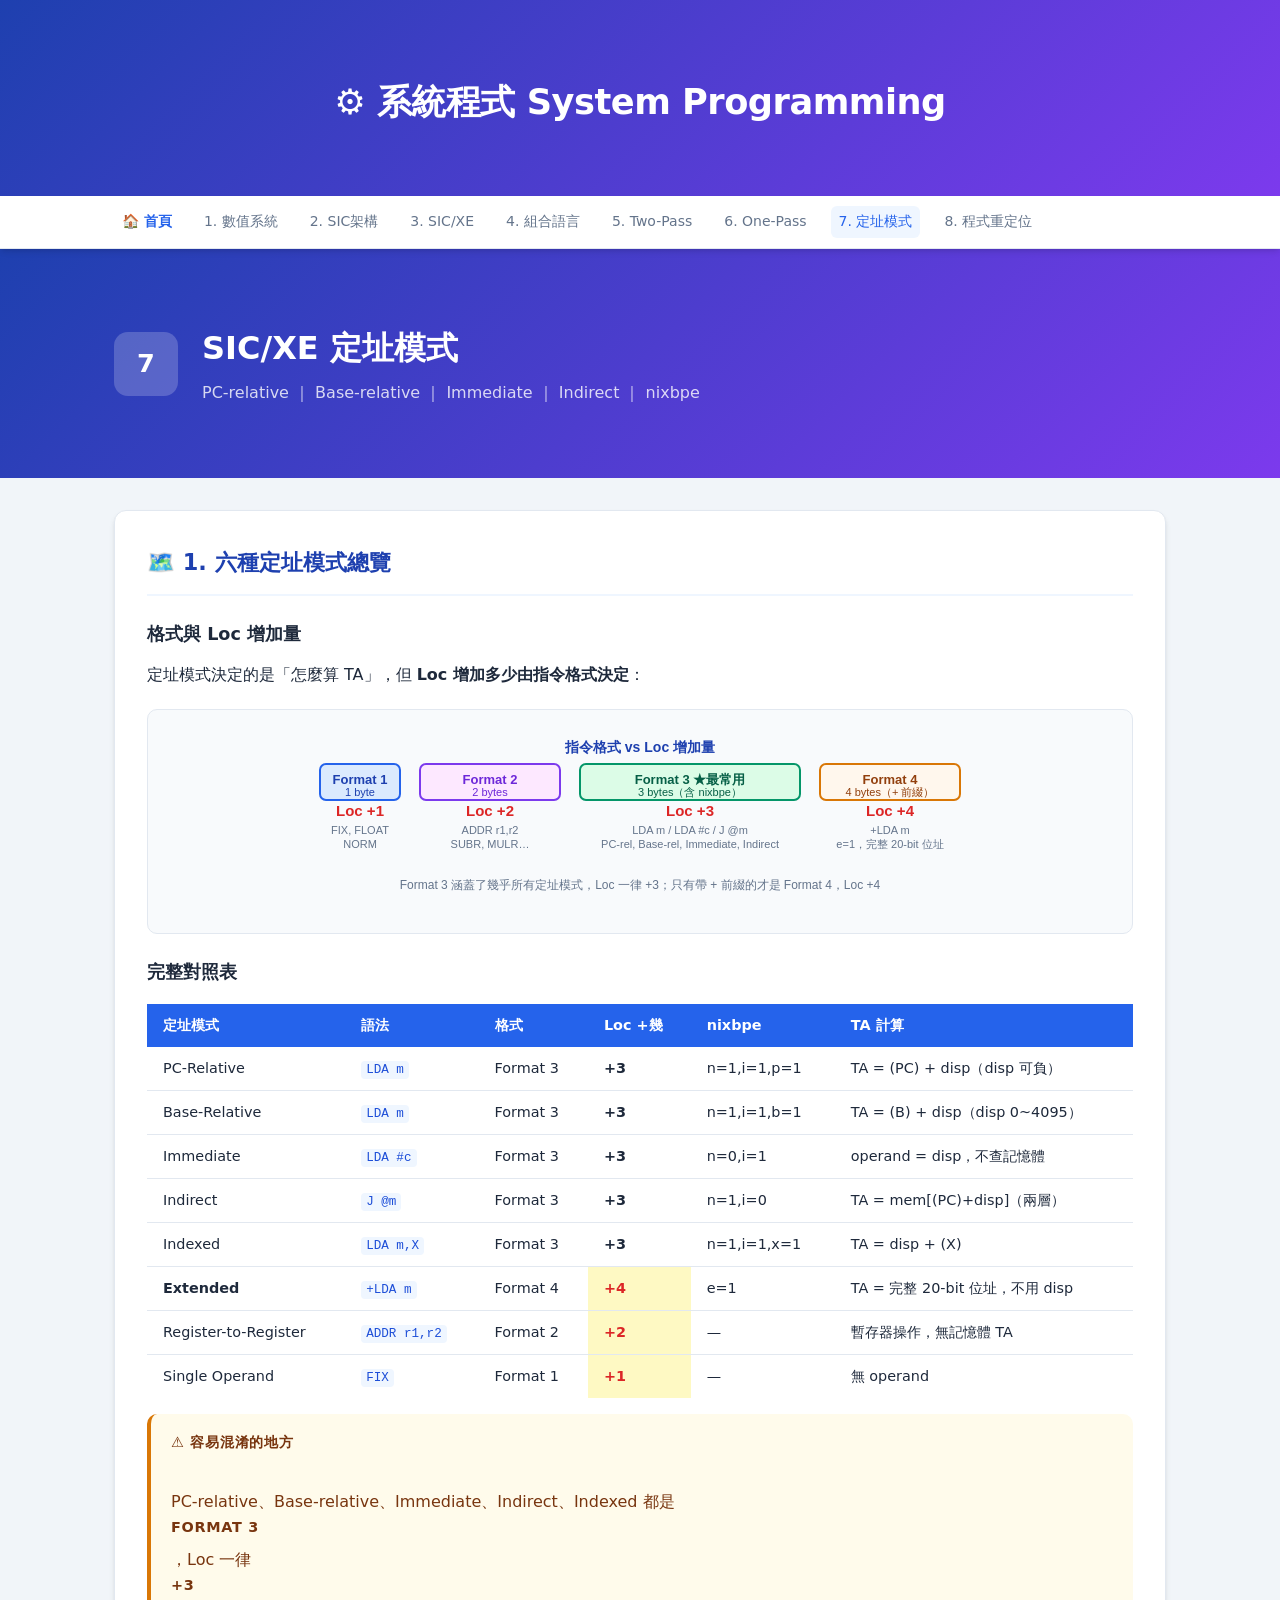
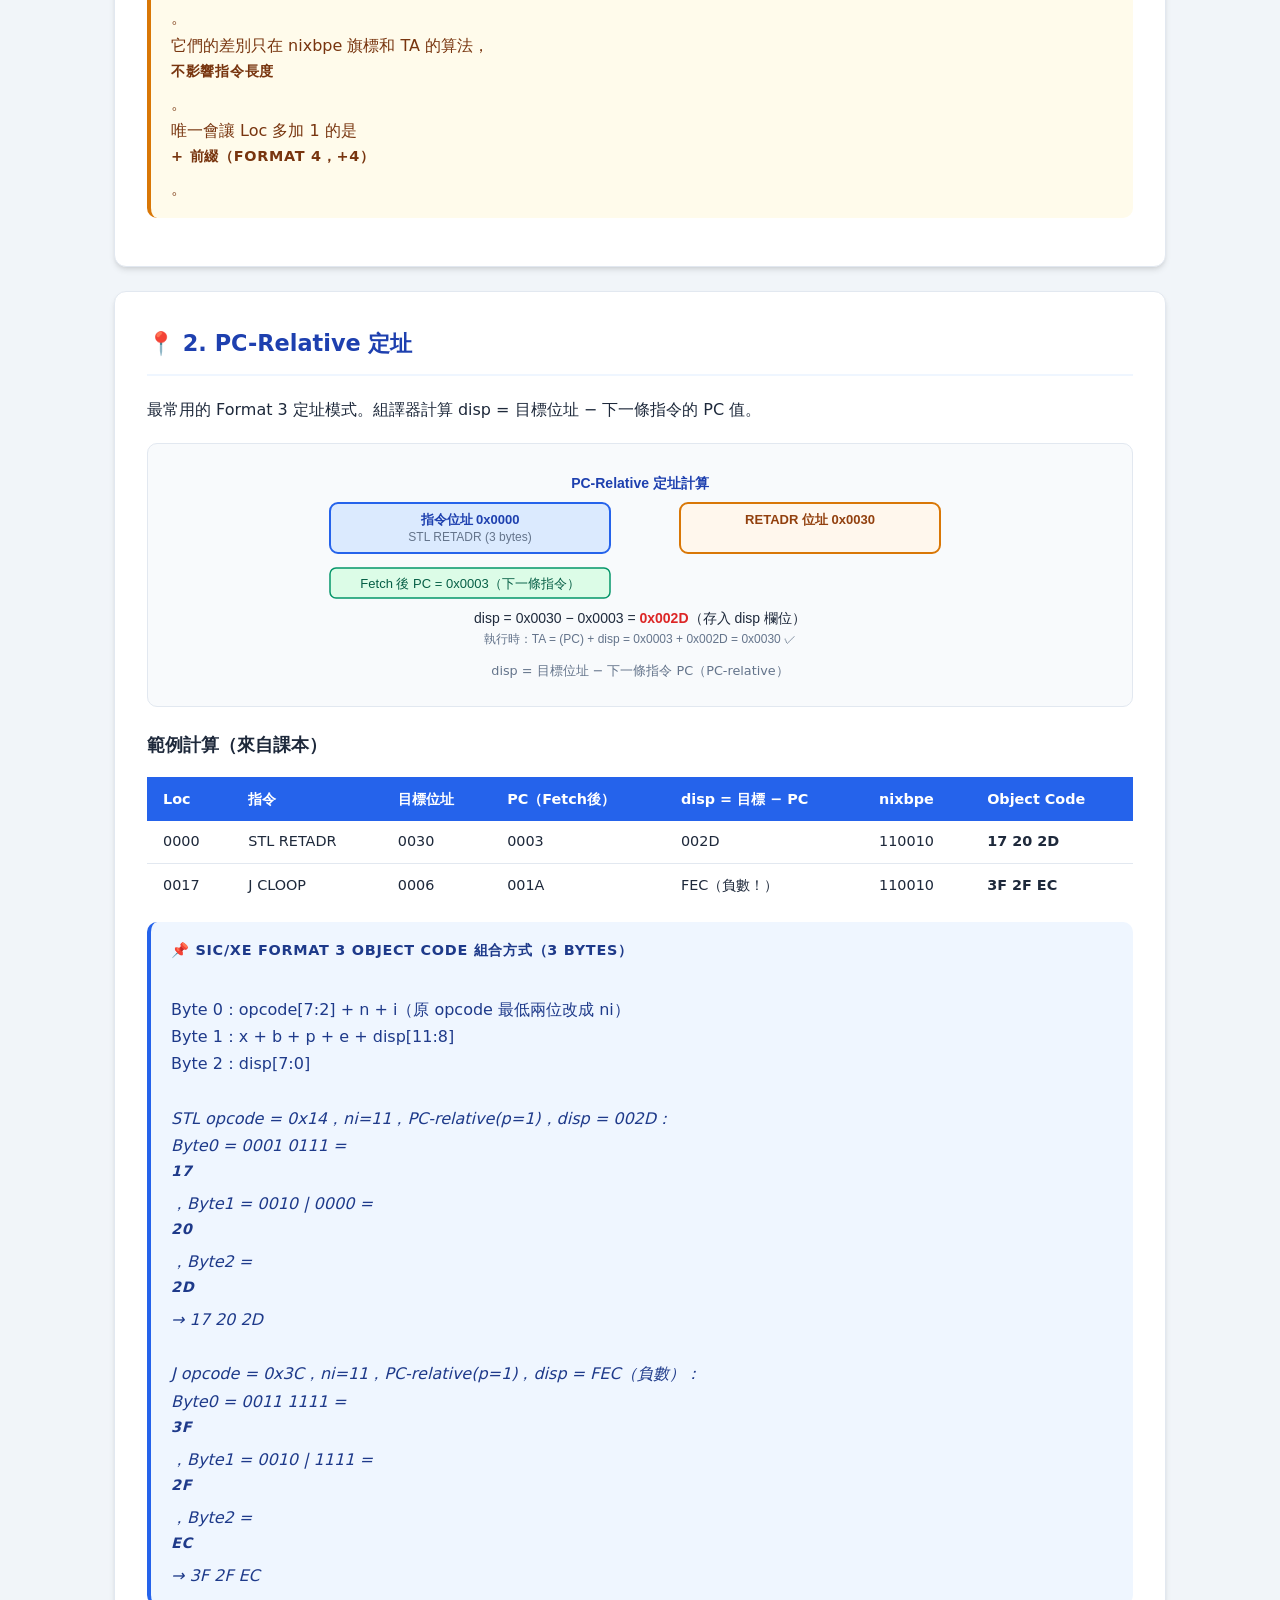
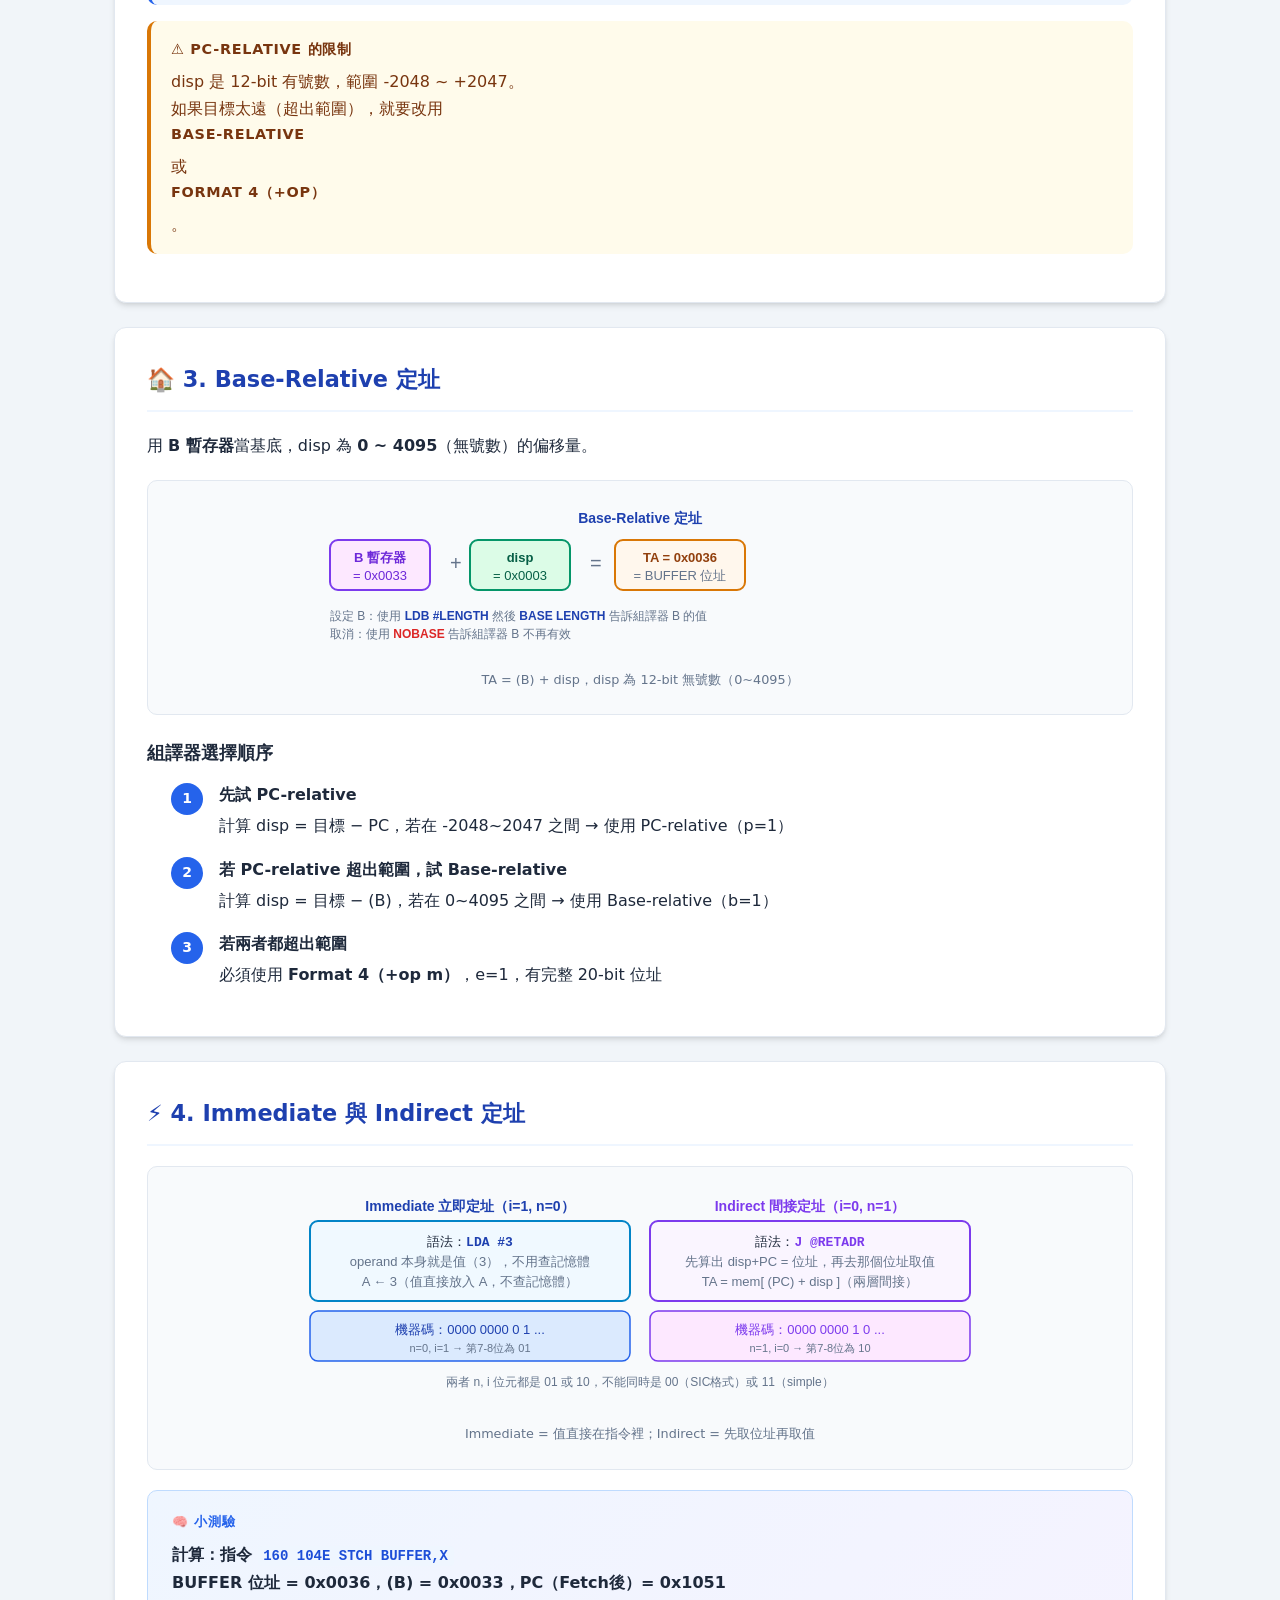
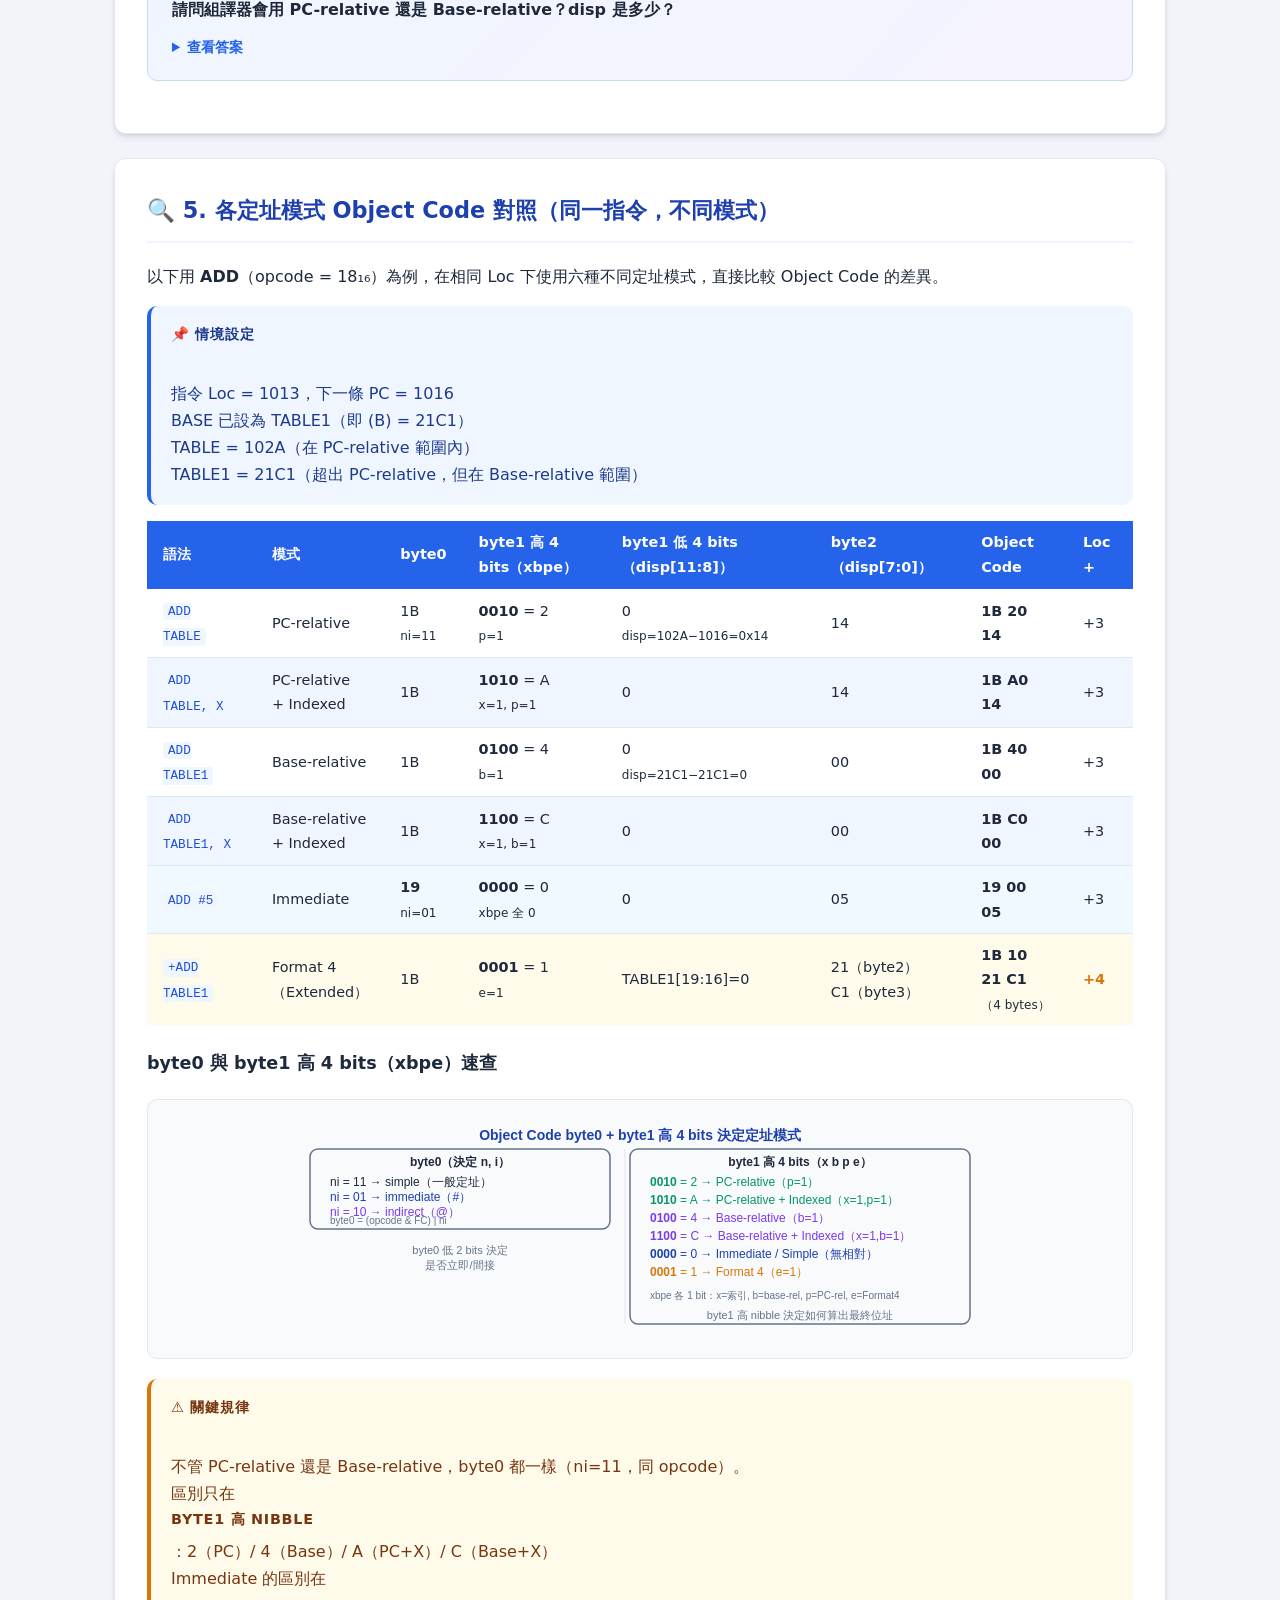
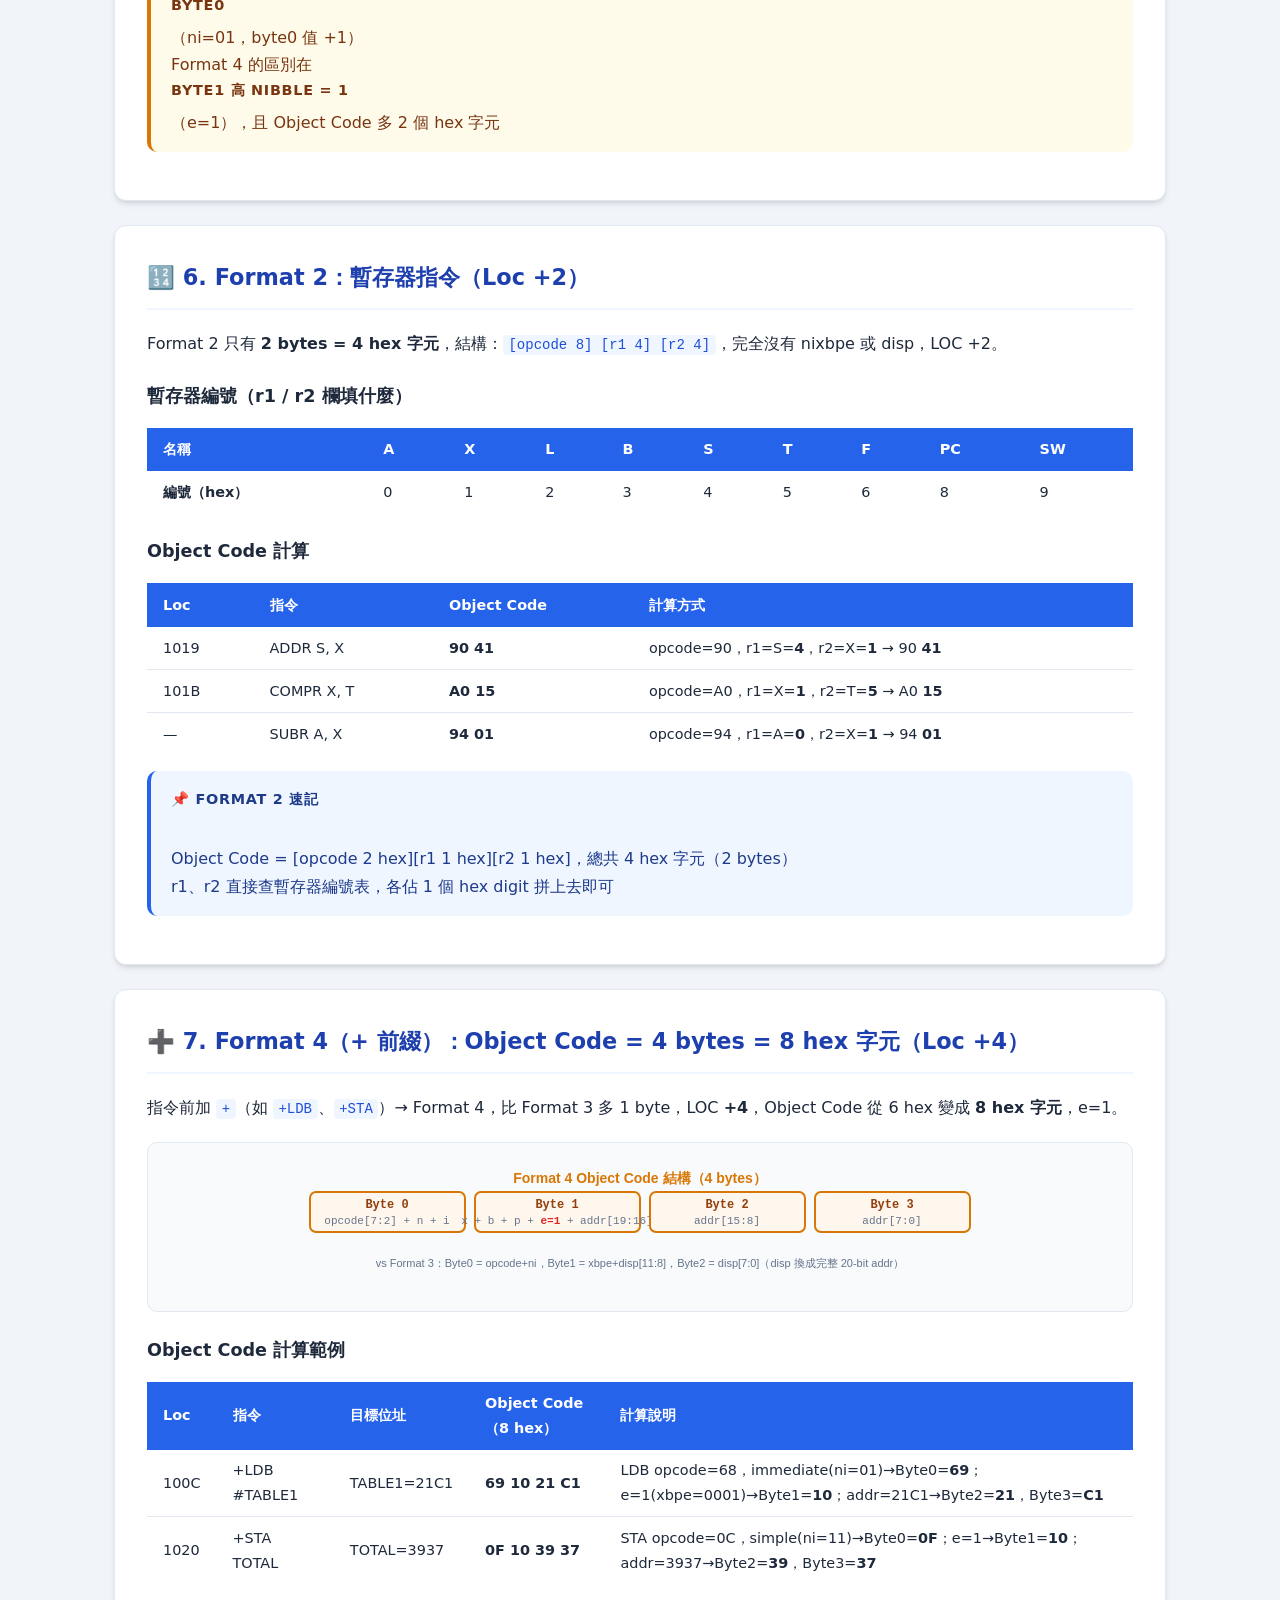
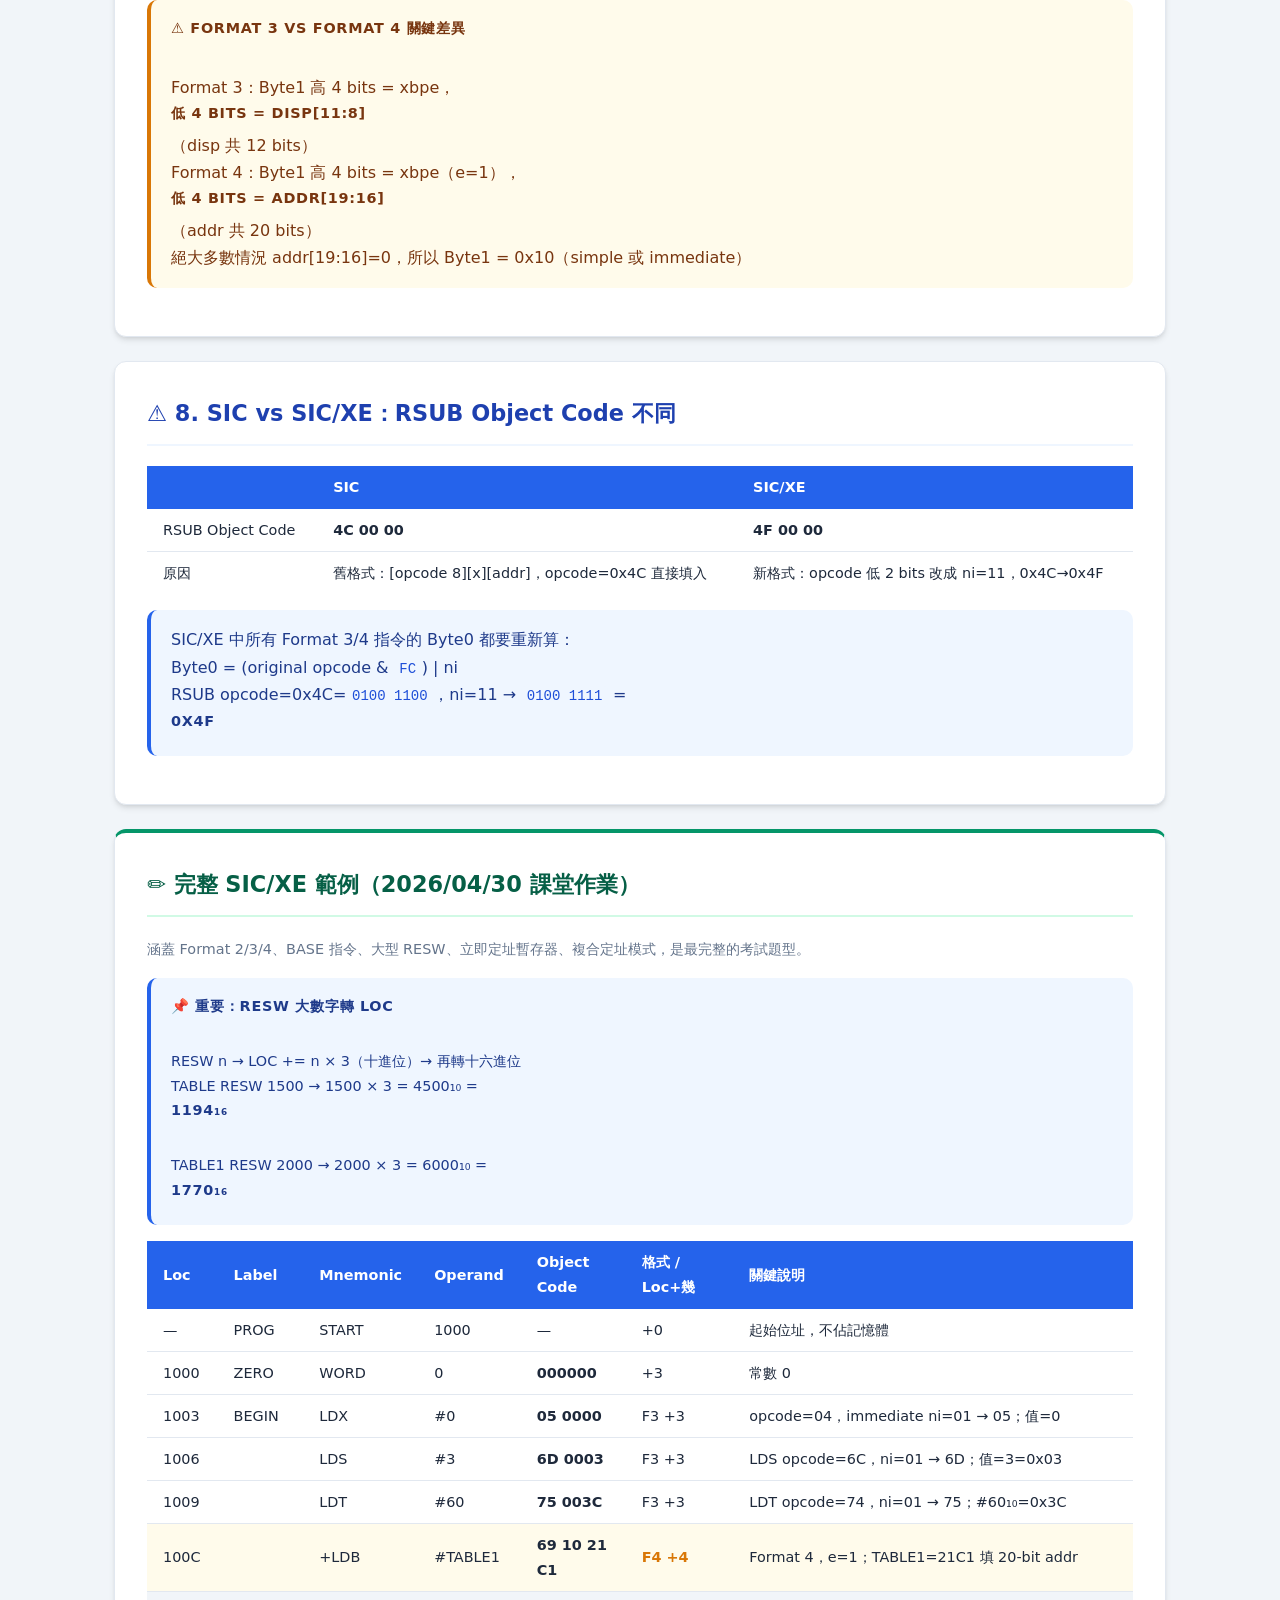
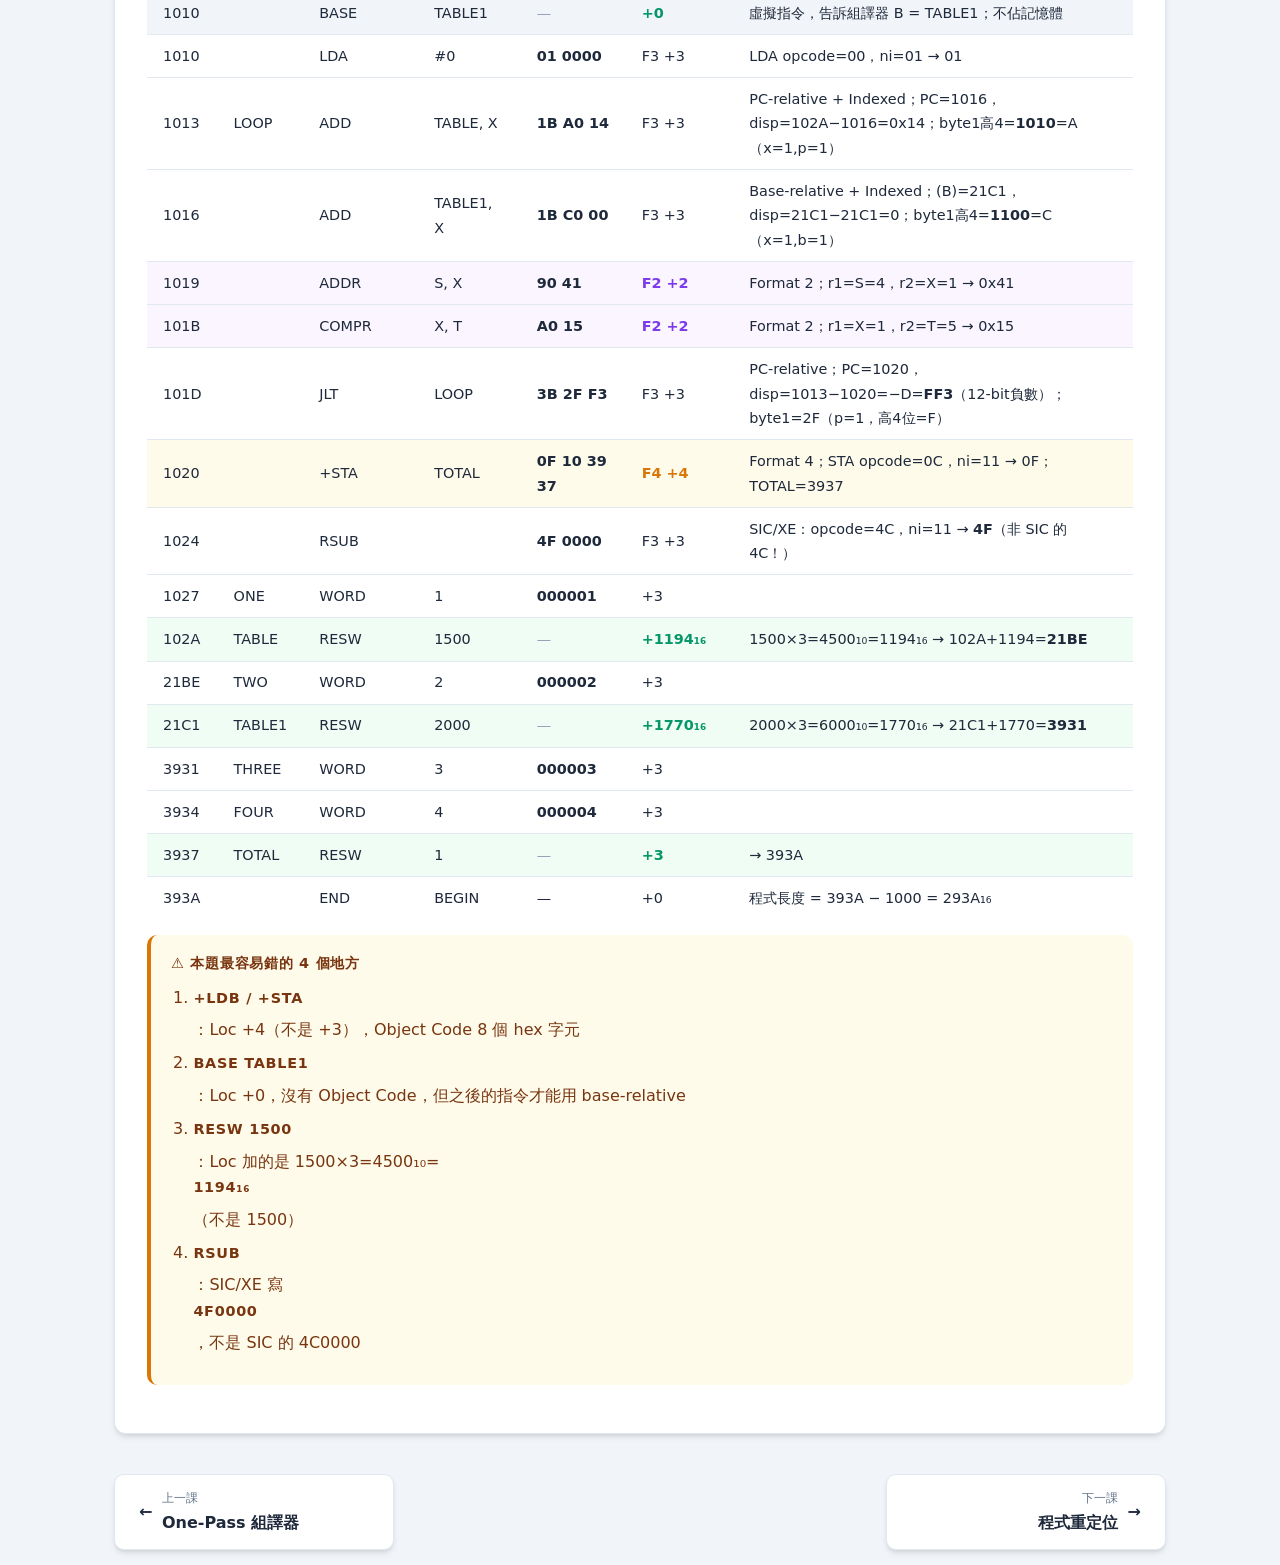
<file: lesson7.html>
<!DOCTYPE html>
<html lang="zh-TW">
<head>
<meta charset="UTF-8">
<meta name="viewport" content="width=device-width, initial-scale=1.0">
<title>第7課：SIC/XE 定址模式 | 系統程式</title>
<link rel="stylesheet" href="style.css">
</head>
<body>
<header class="site-header"><div class="container"><h1>⚙️ 系統程式 System Programming</h1></div></header>
<nav class="lesson-nav"><div class="nav-inner">
  <a href="index.html" class="nav-home">🏠 首頁</a>
  <a href="lesson1.html">1. 數值系統</a><a href="lesson2.html">2. SIC架構</a>
  <a href="lesson3.html">3. SIC/XE</a><a href="lesson4.html">4. 組合語言</a>
  <a href="lesson5.html">5. Two-Pass</a><a href="lesson6.html">6. One-Pass</a>
  <a href="lesson7.html" class="active">7. 定址模式</a><a href="lesson8.html">8. 程式重定位</a>
</div></nav>
<div class="lesson-header"><div class="container">
  <div class="lesson-num">7</div>
  <div><h1>SIC/XE 定址模式</h1><div class="lesson-sub">PC-relative ｜ Base-relative ｜ Immediate ｜ Indirect ｜ nixbpe</div></div>
</div></div>

<div class="container">

<div class="section">
  <h2>🗺️ 1. 六種定址模式總覽</h2>

  <h3>格式與 Loc 增加量</h3>
  <p>定址模式決定的是「怎麼算 TA」，但 <strong>Loc 增加多少由指令格式決定</strong>：</p>

  <div class="diagram">
    <svg viewBox="0 0 680 175" width="680" height="175" font-family="sans-serif" font-size="13">
      <text x="340" y="18" text-anchor="middle" font-weight="bold" font-size="14" fill="#1e40af">指令格式 vs Loc 增加量</text>

      <!-- Format 1 -->
      <rect x="20"  y="30" width="80"  height="36" rx="6" fill="#dbeafe" stroke="#2563eb" stroke-width="2"/>
      <text x="60"  y="50" text-anchor="middle" fill="#1e40af" font-weight="bold">Format 1</text>
      <text x="60"  y="62" text-anchor="middle" fill="#1e40af" font-size="11">1 byte</text>
      <text x="60"  y="82" text-anchor="middle" fill="#dc2626" font-weight="bold" font-size="15">Loc +1</text>
      <text x="60" y="100" text-anchor="middle" fill="#64748b" font-size="11">FIX, FLOAT</text>
      <text x="60" y="114" text-anchor="middle" fill="#64748b" font-size="11">NORM</text>

      <!-- Format 2 -->
      <rect x="120" y="30" width="140" height="36" rx="6" fill="#fde8ff" stroke="#7c3aed" stroke-width="2"/>
      <text x="190" y="50" text-anchor="middle" fill="#6d28d9" font-weight="bold">Format 2</text>
      <text x="190" y="62" text-anchor="middle" fill="#6d28d9" font-size="11">2 bytes</text>
      <text x="190" y="82" text-anchor="middle" fill="#dc2626" font-weight="bold" font-size="15">Loc +2</text>
      <text x="190" y="100" text-anchor="middle" fill="#64748b" font-size="11">ADDR r1,r2</text>
      <text x="190" y="114" text-anchor="middle" fill="#64748b" font-size="11">SUBR, MULR…</text>

      <!-- Format 3 -->
      <rect x="280" y="30" width="220" height="36" rx="6" fill="#dcfce7" stroke="#059669" stroke-width="2"/>
      <text x="390" y="50" text-anchor="middle" fill="#065f46" font-weight="bold">Format 3 ★最常用</text>
      <text x="390" y="62" text-anchor="middle" fill="#065f46" font-size="11">3 bytes（含 nixbpe）</text>
      <text x="390" y="82" text-anchor="middle" fill="#dc2626" font-weight="bold" font-size="15">Loc +3</text>
      <text x="390" y="100" text-anchor="middle" fill="#64748b" font-size="11">LDA m / LDA #c / J @m</text>
      <text x="390" y="114" text-anchor="middle" fill="#64748b" font-size="11">PC-rel, Base-rel, Immediate, Indirect</text>

      <!-- Format 4 -->
      <rect x="520" y="30" width="140" height="36" rx="6" fill="#fff7ed" stroke="#d97706" stroke-width="2"/>
      <text x="590" y="50" text-anchor="middle" fill="#92400e" font-weight="bold">Format 4</text>
      <text x="590" y="62" text-anchor="middle" fill="#92400e" font-size="11">4 bytes（+ 前綴）</text>
      <text x="590" y="82" text-anchor="middle" fill="#dc2626" font-weight="bold" font-size="15">Loc +4</text>
      <text x="590" y="100" text-anchor="middle" fill="#64748b" font-size="11">+LDA m</text>
      <text x="590" y="114" text-anchor="middle" fill="#64748b" font-size="11">e=1，完整 20-bit 位址</text>

      <!-- 底部標注 -->
      <text x="340" y="155" text-anchor="middle" fill="#64748b" font-size="12">
        Format 3 涵蓋了幾乎所有定址模式，Loc 一律 +3；只有帶 + 前綴的才是 Format 4，Loc +4
      </text>
    </svg>
  </div>

  <h3>完整對照表</h3>
  <div class="table-wrap"><table>
    <tr><th>定址模式</th><th>語法</th><th>格式</th><th>Loc +幾</th><th>nixbpe</th><th>TA 計算</th></tr>
    <tr><td>PC-Relative</td><td><code>LDA m</code></td><td>Format 3</td><td class="highlight-row"><strong>+3</strong></td><td>n=1,i=1,p=1</td><td>TA = (PC) + disp（disp 可負）</td></tr>
    <tr><td>Base-Relative</td><td><code>LDA m</code></td><td>Format 3</td><td class="highlight-row"><strong>+3</strong></td><td>n=1,i=1,b=1</td><td>TA = (B) + disp（disp 0~4095）</td></tr>
    <tr><td>Immediate</td><td><code>LDA #c</code></td><td>Format 3</td><td class="highlight-row"><strong>+3</strong></td><td>n=0,i=1</td><td>operand = disp，不查記憶體</td></tr>
    <tr><td>Indirect</td><td><code>J @m</code></td><td>Format 3</td><td class="highlight-row"><strong>+3</strong></td><td>n=1,i=0</td><td>TA = mem[(PC)+disp]（兩層）</td></tr>
    <tr><td>Indexed</td><td><code>LDA m,X</code></td><td>Format 3</td><td class="highlight-row"><strong>+3</strong></td><td>n=1,i=1,x=1</td><td>TA = disp + (X)</td></tr>
    <tr><td><strong>Extended</strong></td><td><code>+LDA m</code></td><td>Format 4</td><td style="background:#fef9c3;font-weight:bold;color:#dc2626">+4</td><td>e=1</td><td>TA = 完整 20-bit 位址，不用 disp</td></tr>
    <tr><td>Register-to-Register</td><td><code>ADDR r1,r2</code></td><td>Format 2</td><td style="background:#fef9c3;font-weight:bold;color:#dc2626">+2</td><td>—</td><td>暫存器操作，無記憶體 TA</td></tr>
    <tr><td>Single Operand</td><td><code>FIX</code></td><td>Format 1</td><td style="background:#fef9c3;font-weight:bold;color:#dc2626">+1</td><td>—</td><td>無 operand</td></tr>
  </table></div>

  <div class="box box-warning">
    <strong>⚠️ 容易混淆的地方</strong><br>
    PC-relative、Base-relative、Immediate、Indirect、Indexed 都是 <strong>Format 3</strong>，Loc 一律 <strong>+3</strong>。<br>
    它們的差別只在 nixbpe 旗標和 TA 的算法，<strong>不影響指令長度</strong>。<br>
    唯一會讓 Loc 多加 1 的是 <strong>+ 前綴（Format 4，+4）</strong>。
  </div>
</div>

<!-- PC-Relative -->
<div class="section">
  <h2>📍 2. PC-Relative 定址</h2>
  <p>最常用的 Format 3 定址模式。組譯器計算 disp = 目標位址 − 下一條指令的 PC 值。</p>

  <div class="diagram">
    <svg viewBox="0 0 660 180" width="660" height="180" font-family="sans-serif" font-size="13">
      <text x="330" y="20" text-anchor="middle" font-weight="bold" font-size="14" fill="#1e40af">PC-Relative 定址計算</text>
      <!-- Instruction -->
      <rect x="20" y="35" width="280" height="50" rx="8" fill="#dbeafe" stroke="#2563eb" stroke-width="2"/>
      <text x="160" y="56" text-anchor="middle" fill="#1e40af" font-weight="bold">指令位址 0x0000</text>
      <text x="160" y="73" text-anchor="middle" fill="#64748b" font-size="12">STL RETADR  (3 bytes)</text>
      <!-- PC arrow -->
      <rect x="20" y="100" width="280" height="30" rx="6" fill="#dcfce7" stroke="#059669" stroke-width="1.5"/>
      <text x="160" y="120" text-anchor="middle" fill="#065f46">Fetch 後 PC = 0x0003（下一條指令）</text>
      <!-- Target -->
      <rect x="370" y="35" width="260" height="50" rx="8" fill="#fff7ed" stroke="#d97706" stroke-width="2"/>
      <text x="500" y="56" text-anchor="middle" fill="#92400e" font-weight="bold">RETADR 位址 0x0030</text>
      <!-- Equation -->
      <text x="330" y="155" text-anchor="middle" fill="#1e293b" font-size="14">
        disp = 0x0030 − 0x0003 = <tspan font-weight="bold" fill="#dc2626">0x002D</tspan>（存入 disp 欄位）
      </text>
      <text x="330" y="175" text-anchor="middle" fill="#64748b" font-size="12">
        執行時：TA = (PC) + disp = 0x0003 + 0x002D = 0x0030 ✓
      </text>
    </svg>
    <div class="caption">disp = 目標位址 − 下一條指令 PC（PC-relative）</div>
  </div>

  <h3>範例計算（來自課本）</h3>
  <div class="table-wrap"><table>
    <tr><th>Loc</th><th>指令</th><th>目標位址</th><th>PC（Fetch後）</th><th>disp = 目標 − PC</th><th>nixbpe</th><th>Object Code</th></tr>
    <tr><td>0000</td><td>STL RETADR</td><td>0030</td><td>0003</td><td class="highlight-row">002D</td><td>110010</td><td><strong>17 20 2D</strong></td></tr>
    <tr><td>0017</td><td>J CLOOP</td><td>0006</td><td>001A</td><td class="highlight-row">FEC（負數！）</td><td>110010</td><td><strong>3F 2F EC</strong></td></tr>
  </table></div>
  <div class="box box-info">
    <strong>📌 SIC/XE Format 3 Object Code 組合方式（3 bytes）</strong><br>
    Byte 0：opcode[7:2] + n + i（原 opcode 最低兩位改成 ni）<br>
    Byte 1：x + b + p + e + disp[11:8]<br>
    Byte 2：disp[7:0]<br><br>
    <em>STL opcode = 0x14，ni=11，PC-relative(p=1)，disp = 002D：<br>
    Byte0 = 0001 0111 = <strong>17</strong>，Byte1 = 0010 | 0000 = <strong>20</strong>，Byte2 = <strong>2D</strong> → 17 20 2D</em><br><br>
    <em>J opcode = 0x3C，ni=11，PC-relative(p=1)，disp = FEC（負數）：<br>
    Byte0 = 0011 1111 = <strong>3F</strong>，Byte1 = 0010 | 1111 = <strong>2F</strong>，Byte2 = <strong>EC</strong> → 3F 2F EC</em>
  </div>

  <div class="box box-warning">
    <strong>⚠️ PC-Relative 的限制</strong>
    disp 是 12-bit 有號數，範圍 -2048 ~ +2047。<br>
    如果目標太遠（超出範圍），就要改用 <strong>Base-Relative</strong> 或 <strong>Format 4（+op）</strong>。
  </div>
</div>

<!-- Base-Relative -->
<div class="section">
  <h2>🏠 3. Base-Relative 定址</h2>
  <p>用 <strong>B 暫存器</strong>當基底，disp 為 <strong>0 ~ 4095</strong>（無號數）的偏移量。</p>

  <div class="diagram">
    <svg viewBox="0 0 660 152" width="660" height="152" font-family="sans-serif" font-size="13">
      <text x="330" y="18" text-anchor="middle" font-weight="bold" font-size="14" fill="#1e40af">Base-Relative 定址</text>
      <!-- B register -->
      <rect x="20" y="35" width="100" height="50" rx="8" fill="#fde8ff" stroke="#7c3aed" stroke-width="2"/>
      <text x="70" y="57" text-anchor="middle" fill="#6d28d9" font-weight="bold">B 暫存器</text>
      <text x="70" y="75" text-anchor="middle" fill="#6d28d9">= 0x0033</text>
      <!-- Plus -->
      <text x="140" y="65" font-size="20" fill="#64748b">+</text>
      <!-- Disp -->
      <rect x="160" y="35" width="100" height="50" rx="8" fill="#dcfce7" stroke="#059669" stroke-width="2"/>
      <text x="210" y="57" text-anchor="middle" fill="#065f46" font-weight="bold">disp</text>
      <text x="210" y="75" text-anchor="middle" fill="#065f46">= 0x0003</text>
      <!-- Equals -->
      <text x="280" y="65" font-size="20" fill="#64748b">=</text>
      <!-- TA -->
      <rect x="305" y="35" width="130" height="50" rx="8" fill="#fff7ed" stroke="#d97706" stroke-width="2"/>
      <text x="370" y="57" text-anchor="middle" fill="#92400e" font-weight="bold">TA = 0x0036</text>
      <text x="370" y="75" text-anchor="middle" fill="#64748b">= BUFFER 位址</text>
      <!-- Directive note -->
      <text x="20" y="115" fill="#64748b" font-size="12">設定 B：使用 <tspan fill="#1e40af" font-weight="bold">LDB #LENGTH</tspan> 然後 <tspan fill="#1e40af" font-weight="bold">BASE LENGTH</tspan> 告訴組譯器 B 的值</text>
      <text x="20" y="133" fill="#64748b" font-size="12">取消：使用 <tspan fill="#dc2626" font-weight="bold">NOBASE</tspan> 告訴組譯器 B 不再有效</text>
    </svg>
    <div class="caption">TA = (B) + disp，disp 為 12-bit 無號數（0~4095）</div>
  </div>

  <h3>組譯器選擇順序</h3>
  <ol class="steps">
    <li><div class="step-num">1</div><div class="step-body"><div class="step-title">先試 PC-relative</div>計算 disp = 目標 − PC，若在 -2048~2047 之間 → 使用 PC-relative（p=1）</div></li>
    <li><div class="step-num">2</div><div class="step-body"><div class="step-title">若 PC-relative 超出範圍，試 Base-relative</div>計算 disp = 目標 − (B)，若在 0~4095 之間 → 使用 Base-relative（b=1）</div></li>
    <li><div class="step-num">3</div><div class="step-body"><div class="step-title">若兩者都超出範圍</div>必須使用 <strong>Format 4（+op m）</strong>，e=1，有完整 20-bit 位址</div></li>
  </ol>
</div>

<!-- Immediate & Indirect -->
<div class="section">
  <h2>⚡ 4. Immediate 與 Indirect 定址</h2>

  <div class="diagram">
    <svg viewBox="0 0 680 220" width="680" height="220" font-family="sans-serif" font-size="13">
      <!-- Immediate -->
      <text x="170" y="20" text-anchor="middle" font-weight="bold" fill="#1e40af" font-size="14">Immediate 立即定址（i=1, n=0）</text>
      <rect x="10" y="30" width="320" height="80" rx="8" fill="#f0f9ff" stroke="#0284c7" stroke-width="2"/>
      <text x="170" y="55" text-anchor="middle" fill="#1e293b">語法：<tspan font-family="monospace" fill="#1e40af" font-weight="bold">LDA #3</tspan></text>
      <text x="170" y="75" text-anchor="middle" fill="#64748b">operand 本身就是值（3），不用查記憶體</text>
      <text x="170" y="95" text-anchor="middle" fill="#64748b">A ← 3（值直接放入 A，不查記憶體）</text>
      <rect x="10" y="120" width="320" height="50" rx="8" fill="#dbeafe" stroke="#2563eb" stroke-width="1.5"/>
      <text x="170" y="143" text-anchor="middle" fill="#1e40af">機器碼：0000 0000 0 1 ...</text>
      <text x="170" y="161" text-anchor="middle" fill="#64748b" font-size="11">n=0, i=1 → 第7-8位為 01</text>

      <!-- Indirect -->
      <text x="510" y="20" text-anchor="middle" font-weight="bold" fill="#7c3aed" font-size="14">Indirect 間接定址（i=0, n=1）</text>
      <rect x="350" y="30" width="320" height="80" rx="8" fill="#faf5ff" stroke="#7c3aed" stroke-width="2"/>
      <text x="510" y="55" text-anchor="middle" fill="#1e293b">語法：<tspan font-family="monospace" fill="#7c3aed" font-weight="bold">J @RETADR</tspan></text>
      <text x="510" y="75" text-anchor="middle" fill="#64748b">先算出 disp+PC = 位址，再去那個位址取值</text>
      <text x="510" y="95" text-anchor="middle" fill="#64748b">TA = mem[ (PC) + disp ]（兩層間接）</text>
      <rect x="350" y="120" width="320" height="50" rx="8" fill="#fde8ff" stroke="#7c3aed" stroke-width="1.5"/>
      <text x="510" y="143" text-anchor="middle" fill="#7c3aed">機器碼：0000 0000 1 0 ...</text>
      <text x="510" y="161" text-anchor="middle" fill="#64748b" font-size="11">n=1, i=0 → 第7-8位為 10</text>

      <!-- Comparison table title -->
      <text x="340" y="195" text-anchor="middle" fill="#64748b" font-size="12">兩者 n, i 位元都是 01 或 10，不能同時是 00（SIC格式）或 11（simple）</text>
    </svg>
    <div class="caption">Immediate = 值直接在指令裡；Indirect = 先取位址再取值</div>
  </div>

  <div class="quiz">
    <div class="quiz-label">🧠 小測驗</div>
    <div class="quiz-q">
      計算：指令 <code>160 104E STCH BUFFER,X</code><br>
      BUFFER 位址 = 0x0036，(B) = 0x0033，PC（Fetch後）= 0x1051<br>
      請問組譯器會用 PC-relative 還是 Base-relative？disp 是多少？
    </div>
    <details><summary>查看答案</summary>
      <div class="answer">
        試 PC-relative：disp = 0x0036 − 0x1051 = 負的大數，超出 −2048 範圍 ❌<br>
        試 Base-relative：disp = 0x0036 − 0x0033 = <strong>3</strong>（在 0~4095 內）✅<br>
        → 使用 <strong>Base-relative</strong>，b=1，disp = 0x003，nixbpe = <strong>111100</strong>（n=1,i=1,x=1,b=1,p=0,e=0）<br><br>
        <strong>Object Code（3 bytes）：</strong><br>
        STCH opcode = 0x54，ni=11 → Byte0 = 0101 0111 = <strong>57</strong><br>
        x=1, b=1, p=0, e=0 → Byte1 高 4 bits = 1100；disp[11:8] = 0x0 → Byte1 = <strong>C0</strong><br>
        Byte2 = disp[7:0] = <strong>03</strong><br>
        → Object Code = <strong>57 C0 03</strong>
      </div>
    </details>
  </div>
</div>

<!-- 定址模式對照 -->
<div class="section">
  <h2>🔍 5. 各定址模式 Object Code 對照（同一指令，不同模式）</h2>
  <p>以下用 <strong>ADD</strong>（opcode = 18₁₆）為例，在相同 Loc 下使用六種不同定址模式，直接比較 Object Code 的差異。</p>

  <div class="box box-info" style="margin-bottom:1rem;">
    <strong>📌 情境設定</strong><br>
    指令 Loc = 1013，下一條 PC = 1016<br>
    BASE 已設為 TABLE1（即 (B) = 21C1）<br>
    TABLE = 102A（在 PC-relative 範圍內）<br>
    TABLE1 = 21C1（超出 PC-relative，但在 Base-relative 範圍）
  </div>

  <div class="table-wrap"><table>
    <tr>
      <th>語法</th><th>模式</th><th>byte0</th><th>byte1 高 4 bits（xbpe）</th><th>byte1 低 4 bits（disp[11:8]）</th><th>byte2（disp[7:0]）</th><th>Object Code</th><th>Loc +</th>
    </tr>
    <tr>
      <td><code>ADD TABLE</code></td><td>PC-relative</td>
      <td>1B<br><small>ni=11</small></td>
      <td><strong>0010</strong> = 2<br><small>p=1</small></td>
      <td>0<br><small>disp=102A−1016=0x14</small></td>
      <td>14</td>
      <td><strong>1B 20 14</strong></td><td>+3</td>
    </tr>
    <tr style="background:#eff6ff">
      <td><code>ADD TABLE, X</code></td><td>PC-relative<br>+ Indexed</td>
      <td>1B</td>
      <td><strong>1010</strong> = A<br><small>x=1, p=1</small></td>
      <td>0</td>
      <td>14</td>
      <td><strong>1B A0 14</strong></td><td>+3</td>
    </tr>
    <tr>
      <td><code>ADD TABLE1</code></td><td>Base-relative</td>
      <td>1B</td>
      <td><strong>0100</strong> = 4<br><small>b=1</small></td>
      <td>0<br><small>disp=21C1−21C1=0</small></td>
      <td>00</td>
      <td><strong>1B 40 00</strong></td><td>+3</td>
    </tr>
    <tr style="background:#eff6ff">
      <td><code>ADD TABLE1, X</code></td><td>Base-relative<br>+ Indexed</td>
      <td>1B</td>
      <td><strong>1100</strong> = C<br><small>x=1, b=1</small></td>
      <td>0</td>
      <td>00</td>
      <td><strong>1B C0 00</strong></td><td>+3</td>
    </tr>
    <tr style="background:#f0f9ff">
      <td><code>ADD #5</code></td><td>Immediate</td>
      <td><strong>19</strong><br><small>ni=01</small></td>
      <td><strong>0000</strong> = 0<br><small>xbpe 全 0</small></td>
      <td>0</td>
      <td>05</td>
      <td><strong>19 00 05</strong></td><td>+3</td>
    </tr>
    <tr style="background:#fffbeb">
      <td><code>+ADD TABLE1</code></td><td>Format 4<br>（Extended）</td>
      <td>1B</td>
      <td><strong>0001</strong> = 1<br><small>e=1</small></td>
      <td>TABLE1[19:16]=0</td>
      <td>21（byte2）<br>C1（byte3）</td>
      <td><strong>1B 10 21 C1</strong><br><small>（4 bytes）</small></td>
      <td style="color:#d97706;font-weight:bold">+4</td>
    </tr>
  </table></div>

  <h3>byte0 與 byte1 高 4 bits（xbpe）速查</h3>
  <div class="diagram">
    <svg viewBox="0 0 680 210" width="680" height="210" font-family="sans-serif" font-size="12">
      <text x="340" y="16" text-anchor="middle" font-weight="bold" font-size="14" fill="#1e40af">Object Code byte0 + byte1 高 4 bits 決定定址模式</text>

      <!-- byte0 決定 ni -->
      <rect x="10" y="25" width="300" height="80" rx="8" fill="#f8fafc" stroke="#64748b" stroke-width="1.5"/>
      <text x="160" y="42" text-anchor="middle" fill="#1e293b" font-weight="bold">byte0（決定 n, i）</text>
      <text x="30"  y="62" fill="#1e293b">ni = 11 → simple（一般定址）</text>
      <text x="30"  y="77" fill="#1e40af">ni = 01 → immediate（#）</text>
      <text x="30"  y="92" fill="#7c3aed">ni = 10 → indirect（@）</text>
      <text x="30" y="100" fill="#64748b" font-size="10">byte0 = (opcode &amp; FC) | ni</text>

      <!-- byte1 高 4 bits -->
      <rect x="330" y="25" width="340" height="175" rx="8" fill="#f8fafc" stroke="#64748b" stroke-width="1.5"/>
      <text x="500" y="42" text-anchor="middle" fill="#1e293b" font-weight="bold">byte1 高 4 bits（x b p e）</text>
      <text x="350" y="62"  fill="#059669"><tspan font-weight="bold">0010</tspan> = 2 → PC-relative（p=1）</text>
      <text x="350" y="80"  fill="#059669"><tspan font-weight="bold">1010</tspan> = A → PC-relative + Indexed（x=1,p=1）</text>
      <text x="350" y="98"  fill="#7c3aed"><tspan font-weight="bold">0100</tspan> = 4 → Base-relative（b=1）</text>
      <text x="350" y="116" fill="#7c3aed"><tspan font-weight="bold">1100</tspan> = C → Base-relative + Indexed（x=1,b=1）</text>
      <text x="350" y="134" fill="#1e40af"><tspan font-weight="bold">0000</tspan> = 0 → Immediate / Simple（無相對）</text>
      <text x="350" y="152" fill="#d97706"><tspan font-weight="bold">0001</tspan> = 1 → Format 4（e=1）</text>
      <text x="350" y="175" fill="#64748b" font-size="10">
        xbpe 各 1 bit：x=索引, b=base-rel, p=PC-rel, e=Format4
      </text>

      <!-- 分隔線 -->
      <line x1="325" y1="25" x2="325" y2="200" stroke="#e2e8f0" stroke-width="1"/>

      <!-- 標注 -->
      <text x="160" y="130" text-anchor="middle" fill="#64748b" font-size="11">byte0 低 2 bits 決定</text>
      <text x="160" y="145" text-anchor="middle" fill="#64748b" font-size="11">是否立即/間接</text>
      <text x="500" y="195" text-anchor="middle" fill="#64748b" font-size="11">byte1 高 nibble 決定如何算出最終位址</text>
    </svg>
  </div>

  <div class="box box-warning">
    <strong>⚠️ 關鍵規律</strong><br>
    不管 PC-relative 還是 Base-relative，byte0 都一樣（ni=11，同 opcode）。<br>
    區別只在 <strong>byte1 高 nibble</strong>：2（PC）/ 4（Base）/ A（PC+X）/ C（Base+X）<br>
    Immediate 的區別在 <strong>byte0</strong>（ni=01，byte0 值 +1）<br>
    Format 4 的區別在 <strong>byte1 高 nibble = 1</strong>（e=1），且 Object Code 多 2 個 hex 字元
  </div>
</div>

<!-- Format 2 -->
<div class="section">
  <h2>🔢 6. Format 2：暫存器指令（Loc +2）</h2>
  <p>Format 2 只有 <strong>2 bytes = 4 hex 字元</strong>，結構：<code>[opcode 8] [r1 4] [r2 4]</code>，完全沒有 nixbpe 或 disp，LOC +2。</p>

  <h3>暫存器編號（r1 / r2 欄填什麼）</h3>
  <div class="table-wrap"><table>
    <tr><th>名稱</th><th>A</th><th>X</th><th>L</th><th>B</th><th>S</th><th>T</th><th>F</th><th>PC</th><th>SW</th></tr>
    <tr><td><strong>編號（hex）</strong></td>
      <td>0</td><td>1</td><td>2</td><td>3</td><td>4</td><td>5</td><td>6</td><td>8</td><td>9</td>
    </tr>
  </table></div>

  <h3>Object Code 計算</h3>
  <div class="table-wrap"><table>
    <tr><th>Loc</th><th>指令</th><th>Object Code</th><th>計算方式</th></tr>
    <tr><td>1019</td><td>ADDR S, X</td><td><strong>90 41</strong></td><td>opcode=90，r1=S=<strong>4</strong>，r2=X=<strong>1</strong> → 90 <strong>4</strong><strong>1</strong></td></tr>
    <tr><td>101B</td><td>COMPR X, T</td><td><strong>A0 15</strong></td><td>opcode=A0，r1=X=<strong>1</strong>，r2=T=<strong>5</strong> → A0 <strong>1</strong><strong>5</strong></td></tr>
    <tr><td>—</td><td>SUBR A, X</td><td><strong>94 01</strong></td><td>opcode=94，r1=A=<strong>0</strong>，r2=X=<strong>1</strong> → 94 <strong>0</strong><strong>1</strong></td></tr>
  </table></div>

  <div class="box box-info">
    <strong>📌 Format 2 速記</strong><br>
    Object Code = [opcode 2 hex][r1 1 hex][r2 1 hex]，總共 4 hex 字元（2 bytes）<br>
    r1、r2 直接查暫存器編號表，各佔 1 個 hex digit 拼上去即可
  </div>
</div>

<!-- Format 4 -->
<div class="section">
  <h2>➕ 7. Format 4（+ 前綴）：Object Code = 4 bytes = 8 hex 字元（Loc +4）</h2>
  <p>指令前加 <code>+</code>（如 <code>+LDB</code>、<code>+STA</code>）→ Format 4，比 Format 3 多 1 byte，LOC <strong>+4</strong>，Object Code 從 6 hex 變成 <strong>8 hex 字元</strong>，e=1。</p>

  <div class="diagram">
    <svg viewBox="0 0 680 120" width="680" height="120" font-family="monospace" font-size="12">
      <text x="340" y="16" text-anchor="middle" font-weight="bold" font-size="14" fill="#d97706" font-family="sans-serif">Format 4 Object Code 結構（4 bytes）</text>
      <!-- Byte 0 -->
      <rect x="10"  y="25" width="155" height="40" rx="6" fill="#fff7ed" stroke="#d97706" stroke-width="2"/>
      <text x="87"  y="41" text-anchor="middle" fill="#92400e" font-weight="bold">Byte 0</text>
      <text x="87"  y="57" text-anchor="middle" fill="#64748b" font-size="11">opcode[7:2] + n + i</text>
      <!-- Byte 1 -->
      <rect x="175" y="25" width="165" height="40" rx="6" fill="#fff7ed" stroke="#d97706" stroke-width="2"/>
      <text x="257" y="41" text-anchor="middle" fill="#92400e" font-weight="bold">Byte 1</text>
      <text x="257" y="57" text-anchor="middle" fill="#64748b" font-size="11">x + b + p + <tspan fill="#dc2626" font-weight="bold">e=1</tspan> + addr[19:16]</text>
      <!-- Byte 2 -->
      <rect x="350" y="25" width="155" height="40" rx="6" fill="#fff7ed" stroke="#d97706" stroke-width="2"/>
      <text x="427" y="41" text-anchor="middle" fill="#92400e" font-weight="bold">Byte 2</text>
      <text x="427" y="57" text-anchor="middle" fill="#64748b" font-size="11">addr[15:8]</text>
      <!-- Byte 3 -->
      <rect x="515" y="25" width="155" height="40" rx="6" fill="#fff7ed" stroke="#d97706" stroke-width="2"/>
      <text x="592" y="41" text-anchor="middle" fill="#92400e" font-weight="bold">Byte 3</text>
      <text x="592" y="57" text-anchor="middle" fill="#64748b" font-size="11">addr[7:0]</text>
      <!-- 對比 Format 3 -->
      <text x="340" y="100" text-anchor="middle" fill="#64748b" font-size="11" font-family="sans-serif">
        vs Format 3：Byte0 = opcode+ni，Byte1 = xbpe+disp[11:8]，Byte2 = disp[7:0]（disp 換成完整 20-bit addr）
      </text>
    </svg>
  </div>

  <h3>Object Code 計算範例</h3>
  <div class="table-wrap"><table>
    <tr><th>Loc</th><th>指令</th><th>目標位址</th><th>Object Code（8 hex）</th><th>計算說明</th></tr>
    <tr>
      <td>100C</td><td>+LDB #TABLE1</td><td>TABLE1=21C1</td>
      <td><strong>69 10 21 C1</strong></td>
      <td>LDB opcode=68，immediate(ni=01)→Byte0=<strong>69</strong>；e=1(xbpe=0001)→Byte1=<strong>10</strong>；addr=21C1→Byte2=<strong>21</strong>，Byte3=<strong>C1</strong></td>
    </tr>
    <tr>
      <td>1020</td><td>+STA TOTAL</td><td>TOTAL=3937</td>
      <td><strong>0F 10 39 37</strong></td>
      <td>STA opcode=0C，simple(ni=11)→Byte0=<strong>0F</strong>；e=1→Byte1=<strong>10</strong>；addr=3937→Byte2=<strong>39</strong>，Byte3=<strong>37</strong></td>
    </tr>
  </table></div>

  <div class="box box-warning">
    <strong>⚠️ Format 3 vs Format 4 關鍵差異</strong><br>
    Format 3：Byte1 高 4 bits = xbpe，<strong>低 4 bits = disp[11:8]</strong>（disp 共 12 bits）<br>
    Format 4：Byte1 高 4 bits = xbpe（e=1），<strong>低 4 bits = addr[19:16]</strong>（addr 共 20 bits）<br>
    絕大多數情況 addr[19:16]=0，所以 Byte1 = 0x10（simple 或 immediate）
  </div>
</div>

<!-- SIC vs SIC/XE RSUB -->
<div class="section">
  <h2>⚠️ 8. SIC vs SIC/XE：RSUB Object Code 不同</h2>
  <div class="table-wrap"><table>
    <tr><th></th><th>SIC</th><th>SIC/XE</th></tr>
    <tr><td>RSUB Object Code</td><td><strong>4C 00 00</strong></td><td><strong>4F 00 00</strong></td></tr>
    <tr><td>原因</td><td>舊格式：[opcode 8][x][addr]，opcode=0x4C 直接填入</td><td>新格式：opcode 低 2 bits 改成 ni=11，0x4C→0x4F</td></tr>
  </table></div>
  <div class="box box-info">
    SIC/XE 中所有 Format 3/4 指令的 Byte0 都要重新算：<br>
    Byte0 = (original opcode &amp; <code>FC</code>) | ni<br>
    RSUB opcode=0x4C=<code>0100 1100</code>，ni=11 → <code>0100 1111</code> = <strong>0x4F</strong>
  </div>
</div>

<!-- Complete SIC/XE Worked Example -->
<div class="section practice-section">
  <h2>✏️ 完整 SIC/XE 範例（2026/04/30 課堂作業）</h2>
  <p style="color:var(--text-muted);font-size:.9rem;margin-bottom:.75rem;">
    涵蓋 Format 2/3/4、BASE 指令、大型 RESW、立即定址暫存器、複合定址模式，是最完整的考試題型。
  </p>

  <div class="box box-info" style="margin-bottom:1rem;font-size:.9rem;">
    <strong>📌 重要：RESW 大數字轉 Loc</strong><br>
    RESW n → LOC += n × 3（十進位）→ 再轉十六進位<br>
    TABLE RESW 1500 → 1500 × 3 = 4500₁₀ = <strong>1194₁₆</strong><br>
    TABLE1 RESW 2000 → 2000 × 3 = 6000₁₀ = <strong>1770₁₆</strong>
  </div>

  <div class="table-wrap"><table>
    <tr><th>Loc</th><th>Label</th><th>Mnemonic</th><th>Operand</th><th>Object Code</th><th>格式 / Loc+幾</th><th>關鍵說明</th></tr>
    <tr><td>—</td><td>PROG</td><td>START</td><td>1000</td><td>—</td><td>+0</td><td>起始位址，不佔記憶體</td></tr>
    <tr><td>1000</td><td>ZERO</td><td>WORD</td><td>0</td><td><strong>000000</strong></td><td>+3</td><td>常數 0</td></tr>
    <tr><td>1003</td><td>BEGIN</td><td>LDX</td><td>#0</td><td><strong>05 0000</strong></td><td>F3 +3</td><td>opcode=04，immediate ni=01 → 05；值=0</td></tr>
    <tr><td>1006</td><td></td><td>LDS</td><td>#3</td><td><strong>6D 0003</strong></td><td>F3 +3</td><td>LDS opcode=6C，ni=01 → 6D；值=3=0x03</td></tr>
    <tr><td>1009</td><td></td><td>LDT</td><td>#60</td><td><strong>75 003C</strong></td><td>F3 +3</td><td>LDT opcode=74，ni=01 → 75；#60₁₀=0x3C</td></tr>
    <tr style="background:#fffbeb"><td>100C</td><td></td><td>+LDB</td><td>#TABLE1</td><td><strong>69 10 21 C1</strong></td><td style="color:#d97706;font-weight:bold">F4 +4</td><td>Format 4，e=1；TABLE1=21C1 填 20-bit addr</td></tr>
    <tr style="background:#f1f5f9"><td>1010</td><td></td><td>BASE</td><td>TABLE1</td><td style="color:#94a3b8">—</td><td style="color:#059669;font-weight:bold">+0</td><td>虛擬指令，告訴組譯器 B = TABLE1；不佔記憶體</td></tr>
    <tr><td>1010</td><td></td><td>LDA</td><td>#0</td><td><strong>01 0000</strong></td><td>F3 +3</td><td>LDA opcode=00，ni=01 → 01</td></tr>
    <tr><td>1013</td><td>LOOP</td><td>ADD</td><td>TABLE, X</td><td><strong>1B A0 14</strong></td><td>F3 +3</td><td>PC-relative + Indexed；PC=1016，disp=102A−1016=0x14；byte1高4=<strong>1010</strong>=A（x=1,p=1）</td></tr>
    <tr><td>1016</td><td></td><td>ADD</td><td>TABLE1, X</td><td><strong>1B C0 00</strong></td><td>F3 +3</td><td>Base-relative + Indexed；(B)=21C1，disp=21C1−21C1=0；byte1高4=<strong>1100</strong>=C（x=1,b=1）</td></tr>
    <tr style="background:#faf5ff"><td>1019</td><td></td><td>ADDR</td><td>S, X</td><td><strong>90 41</strong></td><td style="color:#7c3aed;font-weight:bold">F2 +2</td><td>Format 2；r1=S=4，r2=X=1 → 0x41</td></tr>
    <tr style="background:#faf5ff"><td>101B</td><td></td><td>COMPR</td><td>X, T</td><td><strong>A0 15</strong></td><td style="color:#7c3aed;font-weight:bold">F2 +2</td><td>Format 2；r1=X=1，r2=T=5 → 0x15</td></tr>
    <tr><td>101D</td><td></td><td>JLT</td><td>LOOP</td><td><strong>3B 2F F3</strong></td><td>F3 +3</td><td>PC-relative；PC=1020，disp=1013−1020=−D=<strong>FF3</strong>（12-bit負數）；byte1=2F（p=1，高4位=F）</td></tr>
    <tr style="background:#fffbeb"><td>1020</td><td></td><td>+STA</td><td>TOTAL</td><td><strong>0F 10 39 37</strong></td><td style="color:#d97706;font-weight:bold">F4 +4</td><td>Format 4；STA opcode=0C，ni=11 → 0F；TOTAL=3937</td></tr>
    <tr><td>1024</td><td></td><td>RSUB</td><td></td><td><strong>4F 0000</strong></td><td>F3 +3</td><td>SIC/XE：opcode=4C，ni=11 → <strong>4F</strong>（非 SIC 的 4C！）</td></tr>
    <tr><td>1027</td><td>ONE</td><td>WORD</td><td>1</td><td><strong>000001</strong></td><td>+3</td><td></td></tr>
    <tr style="background:#f0fdf4"><td>102A</td><td>TABLE</td><td>RESW</td><td>1500</td><td style="color:#94a3b8">—</td><td style="color:#059669;font-weight:bold">+1194₁₆</td><td>1500×3=4500₁₀=1194₁₆ → 102A+1194=<strong>21BE</strong></td></tr>
    <tr><td>21BE</td><td>TWO</td><td>WORD</td><td>2</td><td><strong>000002</strong></td><td>+3</td><td></td></tr>
    <tr style="background:#f0fdf4"><td>21C1</td><td>TABLE1</td><td>RESW</td><td>2000</td><td style="color:#94a3b8">—</td><td style="color:#059669;font-weight:bold">+1770₁₆</td><td>2000×3=6000₁₀=1770₁₆ → 21C1+1770=<strong>3931</strong></td></tr>
    <tr><td>3931</td><td>THREE</td><td>WORD</td><td>3</td><td><strong>000003</strong></td><td>+3</td><td></td></tr>
    <tr><td>3934</td><td>FOUR</td><td>WORD</td><td>4</td><td><strong>000004</strong></td><td>+3</td><td></td></tr>
    <tr style="background:#f0fdf4"><td>3937</td><td>TOTAL</td><td>RESW</td><td>1</td><td style="color:#94a3b8">—</td><td style="color:#059669;font-weight:bold">+3</td><td>→ 393A</td></tr>
    <tr><td>393A</td><td></td><td>END</td><td>BEGIN</td><td>—</td><td>+0</td><td>程式長度 = 393A − 1000 = 293A₁₆</td></tr>
  </table></div>

  <div class="box box-warning" style="margin-top:1rem;">
    <strong>⚠️ 本題最容易錯的 4 個地方</strong>
    <ol style="margin-top:.5rem;padding-left:1.4rem;">
      <li><strong>+LDB / +STA</strong>：Loc +4（不是 +3），Object Code 8 個 hex 字元</li>
      <li><strong>BASE TABLE1</strong>：Loc +0，沒有 Object Code，但之後的指令才能用 base-relative</li>
      <li><strong>RESW 1500</strong>：Loc 加的是 1500×3=4500₁₀=<strong>1194₁₆</strong>（不是 1500）</li>
      <li><strong>RSUB</strong>：SIC/XE 寫 <strong>4F0000</strong>，不是 SIC 的 4C0000</li>
    </ol>
  </div>
</div>

<div class="lesson-nav-bottom">
  <a href="lesson6.html" class="nav-btn"><span>←</span><div><span class="nav-label">上一課</span>One-Pass 組譯器</div></a>
  <a href="lesson8.html" class="nav-btn next"><span>→</span><div><span class="nav-label">下一課</span>程式重定位</div></a>
</div>
</div>
</body>
</html>
</file>
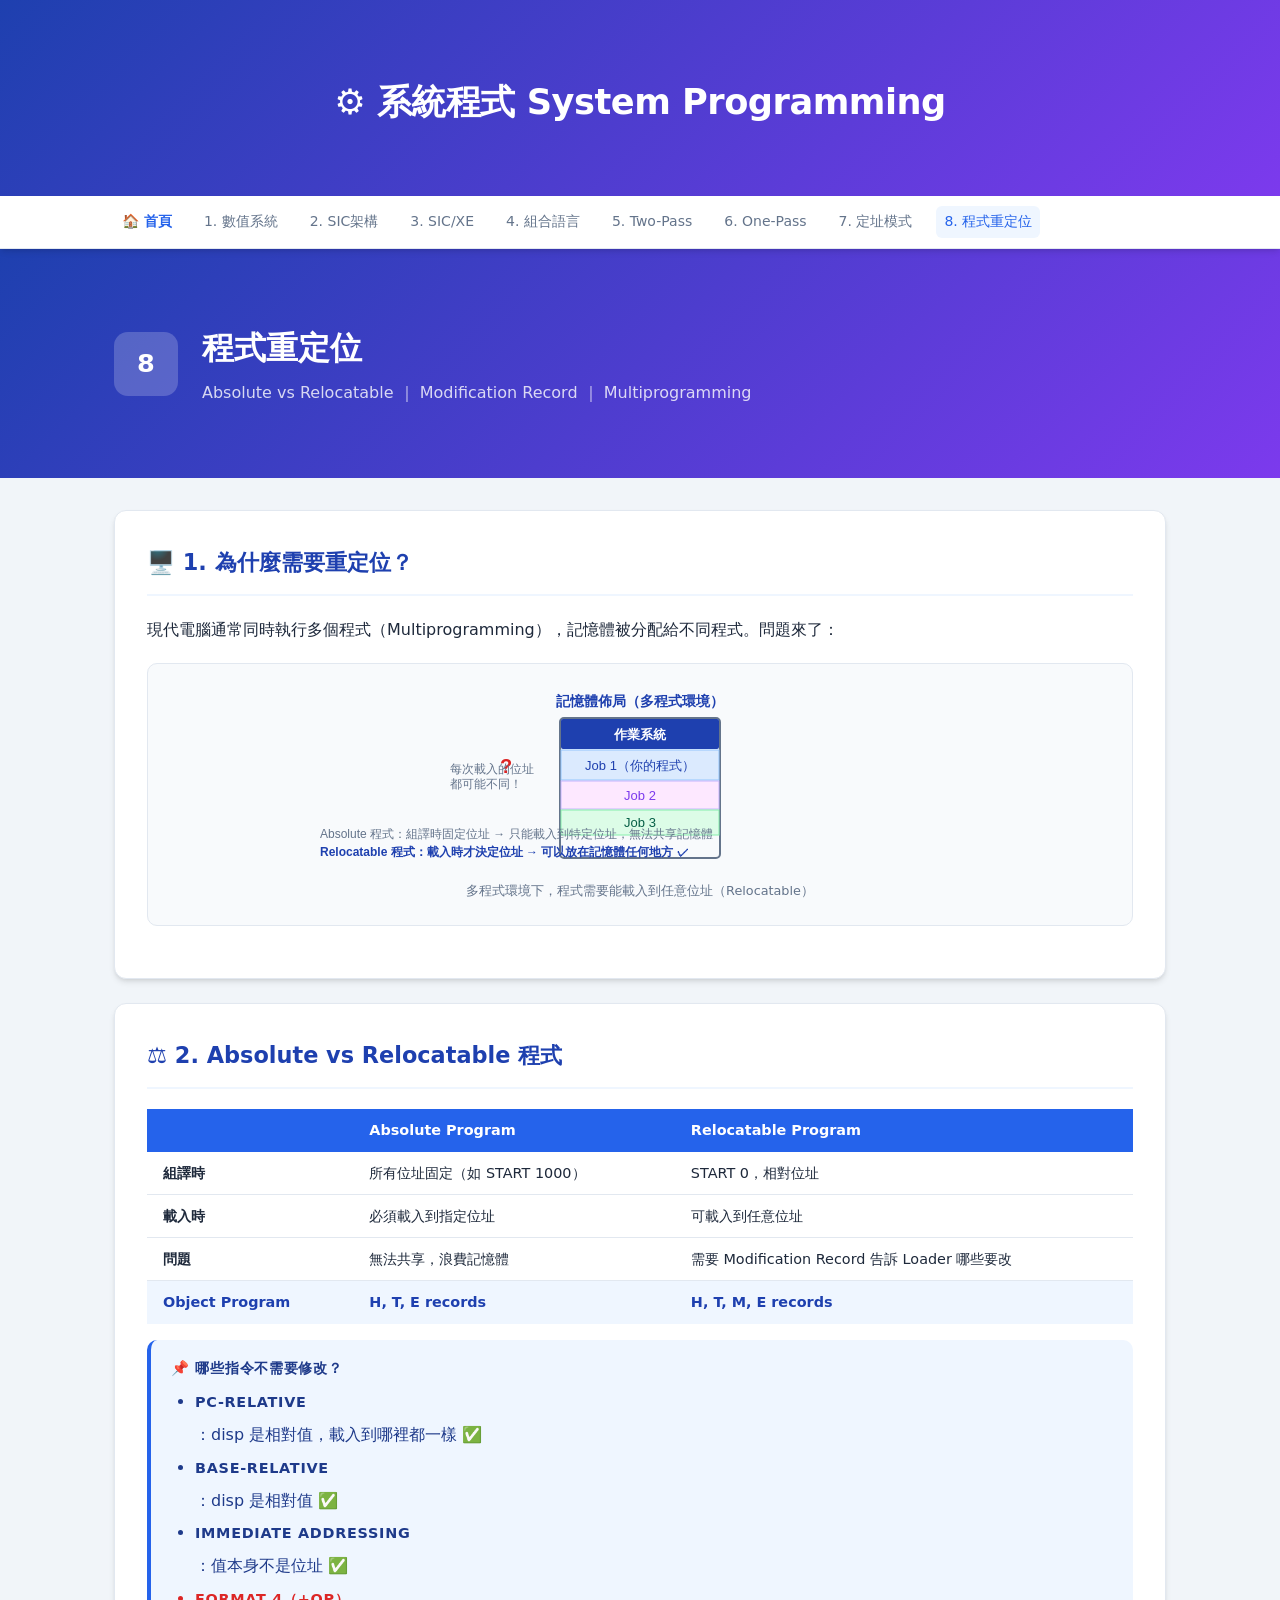
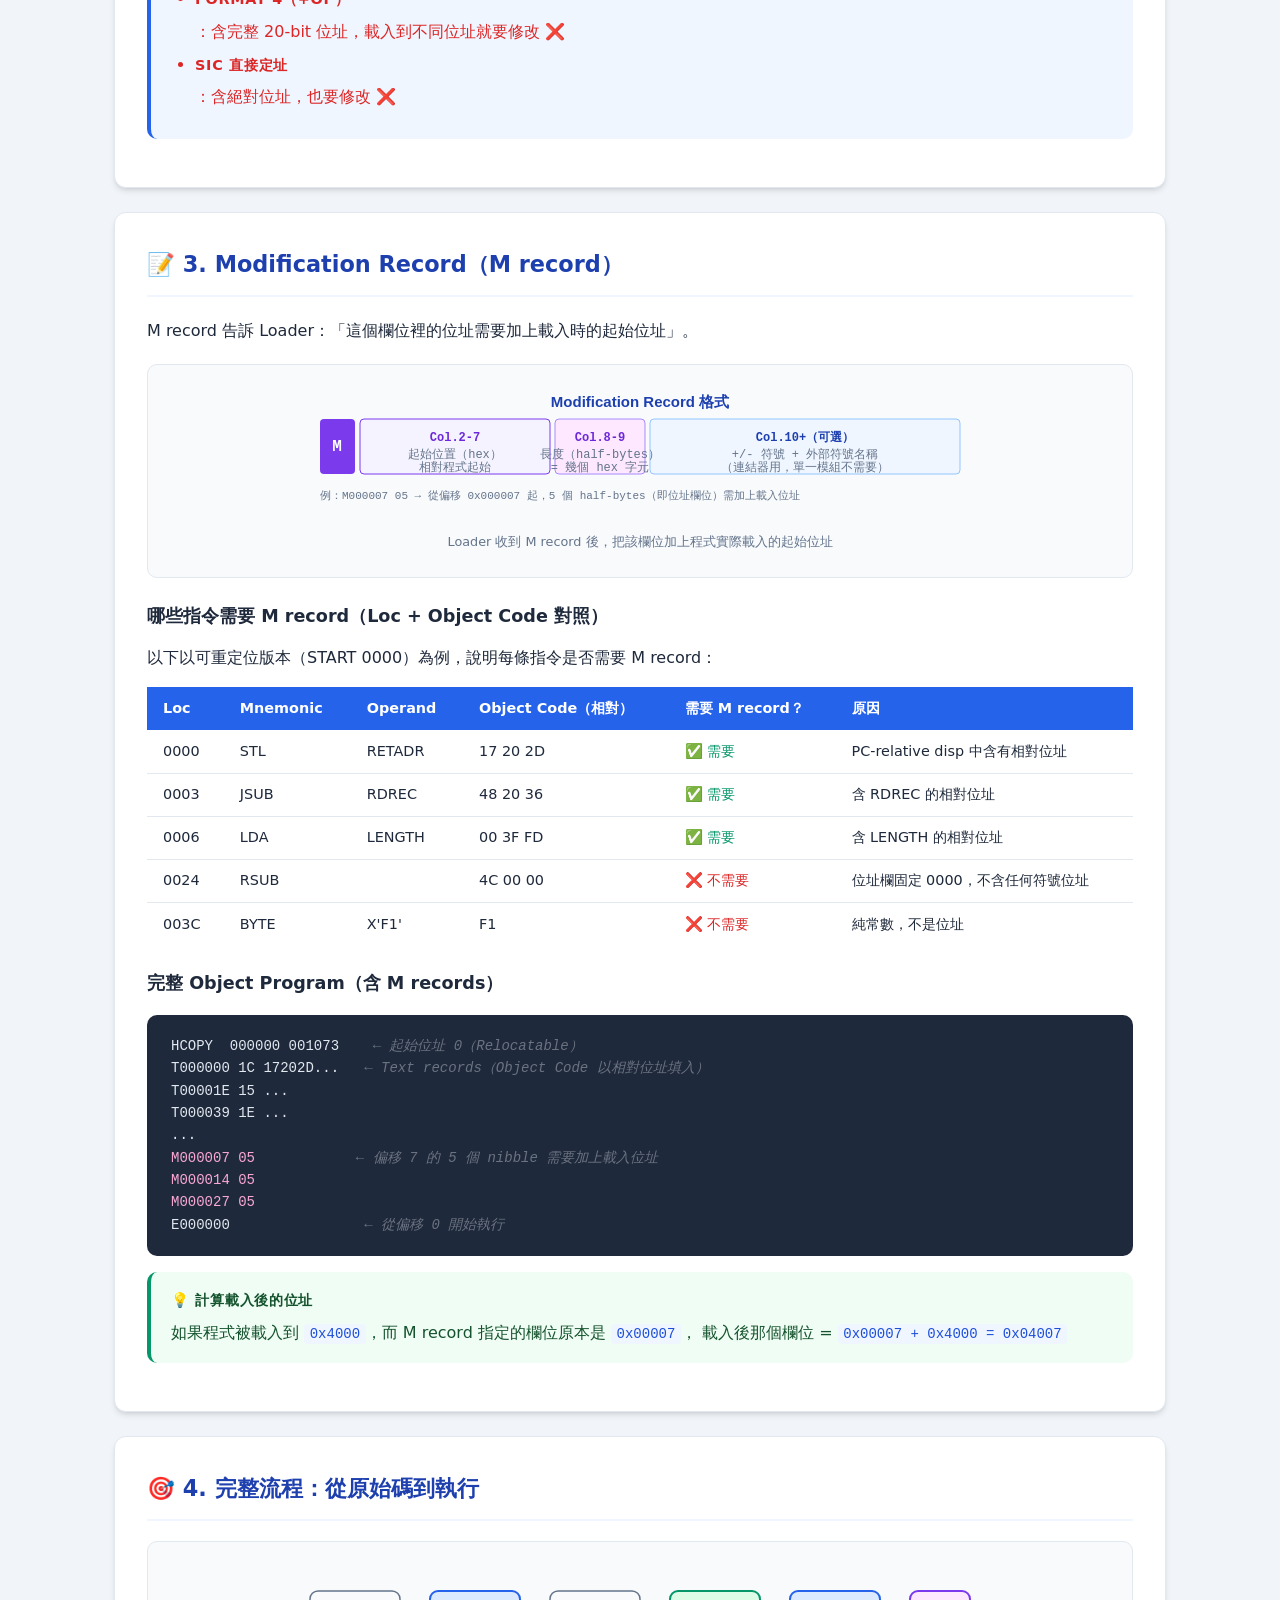
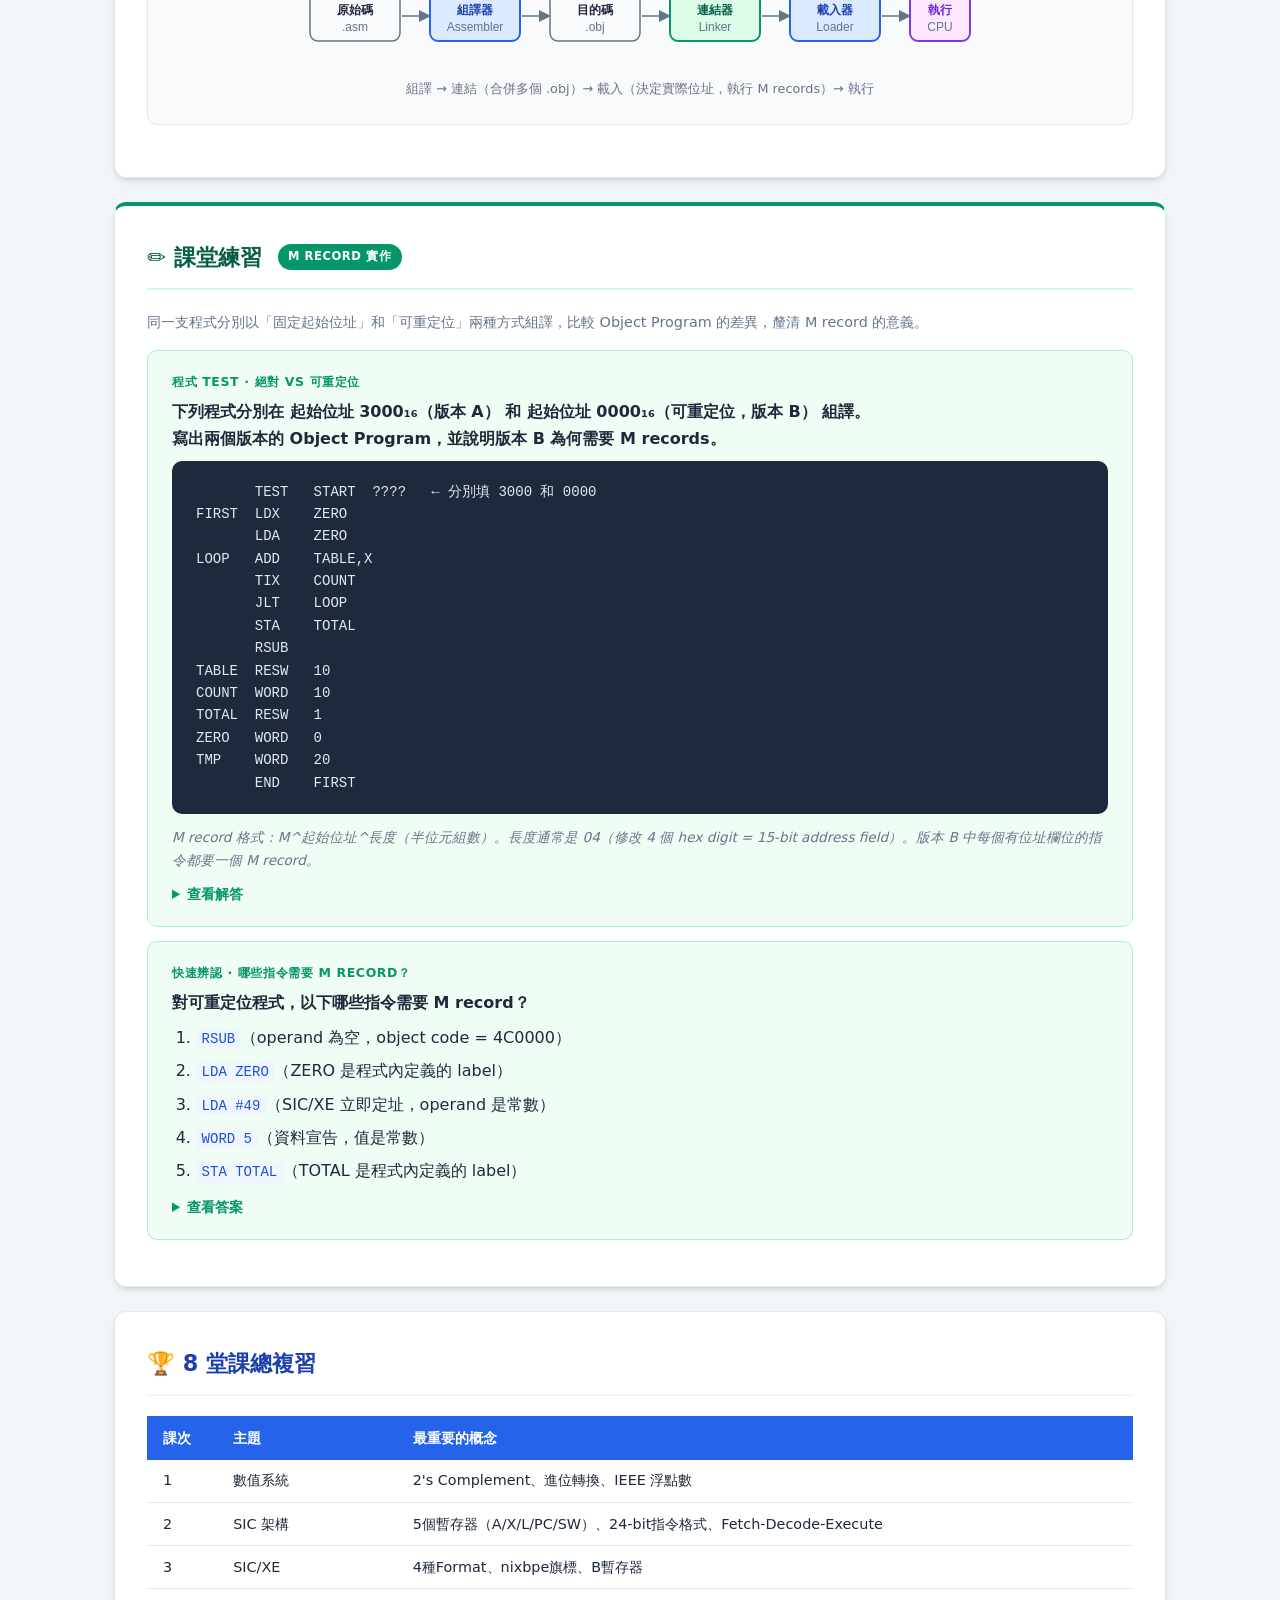
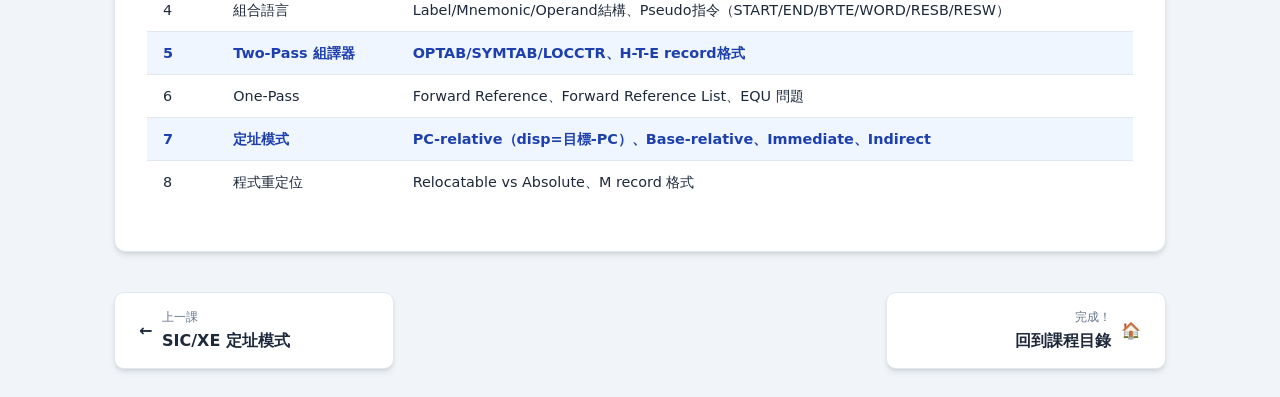
<file: lesson8.html>
<!DOCTYPE html>
<html lang="zh-TW">
<head>
<meta charset="UTF-8">
<meta name="viewport" content="width=device-width, initial-scale=1.0">
<title>第8課：程式重定位 | 系統程式</title>
<link rel="stylesheet" href="style.css">
</head>
<body>
<header class="site-header"><div class="container"><h1>⚙️ 系統程式 System Programming</h1></div></header>
<nav class="lesson-nav"><div class="nav-inner">
  <a href="index.html" class="nav-home">🏠 首頁</a>
  <a href="lesson1.html">1. 數值系統</a><a href="lesson2.html">2. SIC架構</a>
  <a href="lesson3.html">3. SIC/XE</a><a href="lesson4.html">4. 組合語言</a>
  <a href="lesson5.html">5. Two-Pass</a><a href="lesson6.html">6. One-Pass</a>
  <a href="lesson7.html">7. 定址模式</a><a href="lesson8.html" class="active">8. 程式重定位</a>
</div></nav>
<div class="lesson-header"><div class="container">
  <div class="lesson-num">8</div>
  <div><h1>程式重定位</h1><div class="lesson-sub">Absolute vs Relocatable ｜ Modification Record ｜ Multiprogramming</div></div>
</div></div>

<div class="container">

<div class="section">
  <h2>🖥️ 1. 為什麼需要重定位？</h2>
  <p>現代電腦通常同時執行多個程式（Multiprogramming），記憶體被分配給不同程式。問題來了：</p>

  <div class="diagram">
    <svg viewBox="0 0 680 180" width="680" height="180" font-family="sans-serif" font-size="13">
      <text x="340" y="18" text-anchor="middle" font-weight="bold" font-size="14" fill="#1e40af">記憶體佈局（多程式環境）</text>
      <!-- Memory block -->
      <rect x="260" y="30" width="160" height="140" rx="4" fill="#f8fafc" stroke="#64748b" stroke-width="2"/>
      <!-- OS -->
      <rect x="261" y="31" width="158" height="30" rx="2" fill="#1e40af"/>
      <text x="340" y="51" text-anchor="middle" fill="white" font-weight="bold">作業系統</text>
      <!-- Job 1 -->
      <rect x="261" y="62" width="158" height="30" rx="0" fill="#dbeafe" stroke="#93c5fd"/>
      <text x="340" y="82" text-anchor="middle" fill="#1e40af">Job 1（你的程式）</text>
      <!-- Job 2 -->
      <rect x="261" y="93" width="158" height="28" rx="0" fill="#fde8ff" stroke="#c4b5fd"/>
      <text x="340" y="112" text-anchor="middle" fill="#7c3aed">Job 2</text>
      <!-- Job 3 -->
      <rect x="261" y="122" width="158" height="25" rx="0" fill="#dcfce7" stroke="#86efac"/>
      <text x="340" y="139" text-anchor="middle" fill="#065f46">Job 3</text>
      <!-- Question marks -->
      <text x="200" y="85" fill="#dc2626" font-size="20" font-weight="bold">?</text>
      <text x="150" y="85" fill="#64748b" font-size="12">每次載入的位址</text>
      <text x="150" y="100" fill="#64748b" font-size="12">都可能不同！</text>
      <!-- Problem text -->
      <text x="20" y="150" fill="#64748b" font-size="12">Absolute 程式：組譯時固定位址 → 只能載入到特定位址，無法共享記憶體</text>
      <text x="20" y="168" fill="#1e40af" font-size="12" font-weight="bold">Relocatable 程式：載入時才決定位址 → 可以放在記憶體任何地方 ✓</text>
    </svg>
    <div class="caption">多程式環境下，程式需要能載入到任意位址（Relocatable）</div>
  </div>
</div>

<div class="section">
  <h2>⚖️ 2. Absolute vs Relocatable 程式</h2>
  <div class="table-wrap"><table>
    <tr><th></th><th>Absolute Program</th><th>Relocatable Program</th></tr>
    <tr><td><strong>組譯時</strong></td><td>所有位址固定（如 START 1000）</td><td>START 0，相對位址</td></tr>
    <tr><td><strong>載入時</strong></td><td>必須載入到指定位址</td><td>可載入到任意位址</td></tr>
    <tr><td><strong>問題</strong></td><td>無法共享，浪費記憶體</td><td>需要 Modification Record 告訴 Loader 哪些要改</td></tr>
    <tr class="highlight-row"><td><strong>Object Program</strong></td><td>H, T, E records</td><td>H, T, <strong>M</strong>, E records</td></tr>
  </table></div>

  <div class="box box-info">
    <strong>📌 哪些指令不需要修改？</strong>
    <ul style="margin-top:.5rem">
      <li><strong>PC-relative</strong>：disp 是相對值，載入到哪裡都一樣 ✅</li>
      <li><strong>Base-relative</strong>：disp 是相對值 ✅</li>
      <li><strong>Immediate addressing</strong>：值本身不是位址 ✅</li>
      <li style="color:#dc2626"><strong>Format 4（+op）</strong>：含完整 20-bit 位址，載入到不同位址就要修改 ❌</li>
      <li style="color:#dc2626"><strong>SIC 直接定址</strong>：含絕對位址，也要修改 ❌</li>
    </ul>
  </div>
</div>

<div class="section">
  <h2>📝 3. Modification Record（M record）</h2>
  <p>M record 告訴 Loader：「這個欄位裡的位址需要加上載入時的起始位址」。</p>

  <div class="diagram">
    <svg viewBox="0 0 680 130" width="680" height="130" font-family="monospace" font-size="12">
      <text x="340" y="18" text-anchor="middle" font-weight="bold" font-size="15" fill="#1e40af" font-family="sans-serif">Modification Record 格式</text>
      <!-- M record structure -->
      <rect x="20"  y="30" width="35"  height="55" rx="4" fill="#7c3aed"/>
      <text x="37"  y="62" text-anchor="middle" fill="white" font-weight="bold" font-size="16">M</text>
      <rect x="60"  y="30" width="190" height="55" rx="4" fill="#f5f3ff" stroke="#7c3aed"/>
      <rect x="255" y="30" width="90"  height="55" rx="4" fill="#fde8ff" stroke="#a78bfa"/>
      <rect x="350" y="30" width="310" height="55" rx="4" fill="#eff6ff" stroke="#93c5fd"/>
      <!-- Labels -->
      <text x="155" y="52" text-anchor="middle" fill="#6d28d9" font-weight="bold">Col.2-7</text>
      <text x="155" y="69" text-anchor="middle" fill="#64748b">起始位置（hex）</text>
      <text x="155" y="82" text-anchor="middle" fill="#64748b">相對程式起始</text>
      <text x="300" y="52" text-anchor="middle" fill="#6d28d9" font-weight="bold">Col.8-9</text>
      <text x="300" y="69" text-anchor="middle" fill="#64748b">長度（half-bytes）</text>
      <text x="300" y="82" text-anchor="middle" fill="#64748b">= 幾個 hex 字元</text>
      <text x="505" y="52" text-anchor="middle" fill="#1e40af" font-weight="bold">Col.10+（可選）</text>
      <text x="505" y="69" text-anchor="middle" fill="#64748b">+/- 符號 + 外部符號名稱</text>
      <text x="505" y="82" text-anchor="middle" fill="#64748b">（連結器用，單一模組不需要）</text>
      <!-- Example -->
      <text x="20" y="110" fill="#64748b" font-size="11">例：M000007 05 → 從偏移 0x000007 起，5 個 half-bytes（即位址欄位）需加上載入位址</text>
    </svg>
    <div class="caption">Loader 收到 M record 後，把該欄位加上程式實際載入的起始位址</div>
  </div>

  <h3>哪些指令需要 M record（Loc + Object Code 對照）</h3>
  <p>以下以可重定位版本（START 0000）為例，說明每條指令是否需要 M record：</p>
  <div class="table-wrap"><table>
    <tr><th>Loc</th><th>Mnemonic</th><th>Operand</th><th>Object Code（相對）</th><th>需要 M record？</th><th>原因</th></tr>
    <tr><td>0000</td><td>STL</td><td>RETADR</td><td>17 20 2D</td><td style="color:#059669">✅ 需要</td><td>PC-relative disp 中含有相對位址</td></tr>
    <tr><td>0003</td><td>JSUB</td><td>RDREC</td><td>48 20 36</td><td style="color:#059669">✅ 需要</td><td>含 RDREC 的相對位址</td></tr>
    <tr><td>0006</td><td>LDA</td><td>LENGTH</td><td>00 3F FD</td><td style="color:#059669">✅ 需要</td><td>含 LENGTH 的相對位址</td></tr>
    <tr><td>0024</td><td>RSUB</td><td></td><td>4C 00 00</td><td style="color:#dc2626">❌ 不需要</td><td>位址欄固定 0000，不含任何符號位址</td></tr>
    <tr><td>003C</td><td>BYTE</td><td>X'F1'</td><td>F1</td><td style="color:#dc2626">❌ 不需要</td><td>純常數，不是位址</td></tr>
  </table></div>

  <h3>完整 Object Program（含 M records）</h3>
  <pre><code>HCOPY  000000 001073    <span class="cm">← 起始位址 0（Relocatable）</span>
T000000 1C 17202D...   <span class="cm">← Text records（Object Code 以相對位址填入）</span>
T00001E 15 ...
T000039 1E ...
...
<span class="lbl">M000007 05</span>            <span class="cm">← 偏移 7 的 5 個 nibble 需要加上載入位址</span>
<span class="lbl">M000014 05</span>
<span class="lbl">M000027 05</span>
E000000                <span class="cm">← 從偏移 0 開始執行</span></code></pre>

  <div class="box box-tip">
    <strong>💡 計算載入後的位址</strong>
    如果程式被載入到 <code>0x4000</code>，而 M record 指定的欄位原本是 <code>0x00007</code>，
    載入後那個欄位 = <code>0x00007 + 0x4000 = 0x04007</code>
  </div>
</div>

<div class="section">
  <h2>🎯 4. 完整流程：從原始碼到執行</h2>

  <div class="diagram">
    <svg viewBox="0 0 680 100" width="680" height="100" font-family="sans-serif" font-size="12">
      <defs><marker id="fa" markerWidth="8" markerHeight="8" refX="6" refY="4" orient="auto"><path d="M0,0 L8,4 L0,8 Z" fill="#64748b"/></marker></defs>
      <!-- Boxes -->
      <rect x="10"  y="25" width="90" height="50" rx="8" fill="#f8fafc" stroke="#64748b" stroke-width="1.5"/>
      <rect x="130" y="25" width="90" height="50" rx="8" fill="#dbeafe" stroke="#2563eb" stroke-width="2"/>
      <rect x="250" y="25" width="90" height="50" rx="8" fill="#f8fafc" stroke="#64748b" stroke-width="1.5"/>
      <rect x="370" y="25" width="90" height="50" rx="8" fill="#dcfce7" stroke="#059669" stroke-width="2"/>
      <rect x="490" y="25" width="90" height="50" rx="8" fill="#dbeafe" stroke="#2563eb" stroke-width="2"/>
      <rect x="610" y="25" width="60" height="50" rx="8" fill="#fde8ff" stroke="#7c3aed" stroke-width="2"/>
      <!-- Labels -->
      <text x="55"  y="48" text-anchor="middle" fill="#1e293b" font-weight="bold">原始碼</text>
      <text x="55"  y="65" text-anchor="middle" fill="#64748b">.asm</text>
      <text x="175" y="48" text-anchor="middle" fill="#1e40af" font-weight="bold">組譯器</text>
      <text x="175" y="65" text-anchor="middle" fill="#64748b">Assembler</text>
      <text x="295" y="48" text-anchor="middle" fill="#1e293b" font-weight="bold">目的碼</text>
      <text x="295" y="65" text-anchor="middle" fill="#64748b">.obj</text>
      <text x="415" y="48" text-anchor="middle" fill="#065f46" font-weight="bold">連結器</text>
      <text x="415" y="65" text-anchor="middle" fill="#64748b">Linker</text>
      <text x="535" y="48" text-anchor="middle" fill="#1e40af" font-weight="bold">載入器</text>
      <text x="535" y="65" text-anchor="middle" fill="#64748b">Loader</text>
      <text x="640" y="48" text-anchor="middle" fill="#6d28d9" font-weight="bold">執行</text>
      <text x="640" y="65" text-anchor="middle" fill="#64748b">CPU</text>
      <!-- Arrows -->
      <path d="M102,50 L128,50" stroke="#64748b" stroke-width="1.5" fill="none" marker-end="url(#fa)"/>
      <path d="M222,50 L248,50" stroke="#64748b" stroke-width="1.5" fill="none" marker-end="url(#fa)"/>
      <path d="M342,50 L368,50" stroke="#64748b" stroke-width="1.5" fill="none" marker-end="url(#fa)"/>
      <path d="M462,50 L488,50" stroke="#64748b" stroke-width="1.5" fill="none" marker-end="url(#fa)"/>
      <path d="M582,50 L608,50" stroke="#64748b" stroke-width="1.5" fill="none" marker-end="url(#fa)"/>
    </svg>
    <div class="caption">組譯 → 連結（合併多個 .obj）→ 載入（決定實際位址，執行 M records）→ 執行</div>
  </div>
</div>

<!-- ── 課堂練習 ───────────────────────────────────────── -->
<div class="section practice-section">
  <h2>✏️ 課堂練習 <span class="practice-badge">M Record 實作</span></h2>
  <p style="color:var(--text-muted);font-size:.9rem;margin-bottom:1rem;">
    同一支程式分別以「固定起始位址」和「可重定位」兩種方式組譯，比較 Object Program 的差異，釐清 M record 的意義。
  </p>

  <div class="practice">
    <div class="p-num">程式 TEST · 絕對 vs 可重定位</div>
    <div class="p-q">
      下列程式分別在 <strong>起始位址 3000₁₆（版本 A）</strong> 和 <strong>起始位址 0000₁₆（可重定位，版本 B）</strong> 組譯。<br>
      寫出兩個版本的 Object Program，並說明版本 B 為何需要 M records。
    </div>
<pre style="margin:.5rem 0 .75rem;">       TEST   START  ????   ← 分別填 3000 和 0000
FIRST  LDX    ZERO
       LDA    ZERO
LOOP   ADD    TABLE,X
       TIX    COUNT
       JLT    LOOP
       STA    TOTAL
       RSUB
TABLE  RESW   10
COUNT  WORD   10
TOTAL  RESW   1
ZERO   WORD   0
TMP    WORD   20
       END    FIRST</pre>
    <div class="p-hint">M record 格式：M^起始位址^長度（半位元組數）。長度通常是 04（修改 4 個 hex digit = 15-bit address field）。版本 B 中每個有位址欄位的指令都要一個 M record。</div>
    <details>
      <summary>查看解答</summary>
      <div class="answer">
        <strong>版本 A（START 3000，絕對定址）：</strong>
        <div class="table-wrap" style="font-size:.85rem;margin:.4rem 0 .6rem;">
          <table>
            <tr><th>Loc</th><th>Symbol</th><th>Mnemonic</th><th>Operand</th><th>Object Code</th></tr>
            <tr><td>3000</td><td>FIRST</td><td>LDX</td><td>ZERO</td><td>04 3039</td></tr>
            <tr><td>3003</td><td></td><td>LDA</td><td>ZERO</td><td>00 3039</td></tr>
            <tr><td>3006</td><td>LOOP</td><td>ADD</td><td>TABLE,X</td><td>18 B015 <em>(x=1: byte1=0x80|0x30=0xB0)</em></td></tr>
            <tr><td>3009</td><td></td><td>TIX</td><td>COUNT</td><td>2C 3033</td></tr>
            <tr><td>300C</td><td></td><td>JLT</td><td>LOOP</td><td>38 3006</td></tr>
            <tr><td>300F</td><td></td><td>STA</td><td>TOTAL</td><td>0C 3036</td></tr>
            <tr><td>3012</td><td></td><td>RSUB</td><td></td><td>4C 0000</td></tr>
            <tr><td>3015</td><td>TABLE</td><td>RESW</td><td>10</td><td>—</td></tr>
            <tr><td>3033</td><td>COUNT</td><td>WORD</td><td>10</td><td>00000A</td></tr>
            <tr><td>3036</td><td>TOTAL</td><td>RESW</td><td>1</td><td>—</td></tr>
            <tr><td>3039</td><td>ZERO</td><td>WORD</td><td>0</td><td>000000</td></tr>
            <tr><td>303C</td><td>TMP</td><td>WORD</td><td>20</td><td>000014</td></tr>
          </table>
        </div>
<pre>H^TEST  ^003000^00003F
T^003000^15^043039^003039^18B015^2C3033^383006^0C3036^4C0000
T^003033^03^00000A
T^003039^06^000000^000014
E^003000</pre>
        注意：T^003033 只有 3 bytes（COUNT），不能跨過 TOTAL 的 RESW 空白。ZERO 和 TMP 合併成一個 T record（各 3 bytes，共 6 bytes，連續位址）。<br><br>

        <strong>版本 B（START 0000，可重定位）：</strong>
<pre>H^TEST  ^000000^00003F
T^000000^15^040039^000039^188015^2C0033^380006^0C0036^4C0000
T^000033^03^00000A
T^000039^06^000000^000014
M^000001^04
M^000004^04
M^000007^04
M^00000A^04
M^00000D^04
M^000010^04
E^000000</pre>
        版本 B 的 ADD TABLE,X：TABLE=0x0015，x=1 → byte1=0x80|0x00=0x80 → 18 80 15 = <code>188015</code>（與版本 A 的 18B015 不同，因為起始位址不同）。
        <strong>M record 的意義：</strong><br>
        版本 B 的指令中，每條「有位址欄位的指令」都把 Label 的<em>相對位址（從 0 開始）</em>填進去。<br>
        例如 LDX ZERO → object code = <code>04 0039</code>（ZERO 在 offset 0x0039）。<br>
        載入器把程式放到 0x3000 時，必須把所有 M record 指定的欄位都<strong>加上 0x3000</strong>：<br>
        0x0039 + 0x3000 = 0x3039 → 這樣才和版本 A 的結果一樣。<br><br>
        <em>M record 的 04 代表：從該起始位元組起，共 4 個 hex digit（= 15-bit address field）需要修改。</em>
      </div>
    </details>
  </div>

  <div class="practice">
    <div class="p-num">快速辨認 · 哪些指令需要 M record？</div>
    <div class="p-q">對可重定位程式，以下哪些指令需要 M record？</div>
    <ol style="padding-left:1.5rem;margin:.4rem 0 .6rem;">
      <li><code>RSUB</code>（operand 為空，object code = 4C0000）</li>
      <li><code>LDA ZERO</code>（ZERO 是程式內定義的 label）</li>
      <li><code>LDA #49</code>（SIC/XE 立即定址，operand 是常數）</li>
      <li><code>WORD 5</code>（資料宣告，值是常數）</li>
      <li><code>STA TOTAL</code>（TOTAL 是程式內定義的 label）</li>
    </ol>
    <details>
      <summary>查看答案</summary>
      <div class="answer">
        ① RSUB → <strong>不需要</strong>：address field 固定是 0（無 operand），不包含可重定位位址<br>
        ② LDA ZERO → <strong>需要</strong>：address field = ZERO 的相對位址，載入時要加 base<br>
        ③ LDA #49 → <strong>不需要</strong>：立即定址的 operand 是常數值，不是記憶體位址<br>
        ④ WORD 5 → <strong>不需要</strong>：純常數，不是位址<br>
        ⑤ STA TOTAL → <strong>需要</strong>：address field = TOTAL 的相對位址<br><br>
        <strong>規則</strong>：只有「address field 存放另一個 symbol 的位址」時才需要 M record。常數和 RSUB 的 0000 不算。
      </div>
    </details>
  </div>
</div>

<div class="section">
  <h2>🏆 8 堂課總複習</h2>
  <div class="table-wrap"><table>
    <tr><th>課次</th><th>主題</th><th>最重要的概念</th></tr>
    <tr><td>1</td><td>數值系統</td><td>2's Complement、進位轉換、IEEE 浮點數</td></tr>
    <tr><td>2</td><td>SIC 架構</td><td>5個暫存器（A/X/L/PC/SW）、24-bit指令格式、Fetch-Decode-Execute</td></tr>
    <tr><td>3</td><td>SIC/XE</td><td>4種Format、nixbpe旗標、B暫存器</td></tr>
    <tr><td>4</td><td>組合語言</td><td>Label/Mnemonic/Operand結構、Pseudo指令（START/END/BYTE/WORD/RESB/RESW）</td></tr>
    <tr class="highlight-row"><td>5</td><td>Two-Pass 組譯器</td><td>OPTAB/SYMTAB/LOCCTR、H-T-E record格式</td></tr>
    <tr><td>6</td><td>One-Pass</td><td>Forward Reference、Forward Reference List、EQU 問題</td></tr>
    <tr class="highlight-row"><td>7</td><td>定址模式</td><td>PC-relative（disp=目標-PC）、Base-relative、Immediate、Indirect</td></tr>
    <tr><td>8</td><td>程式重定位</td><td>Relocatable vs Absolute、M record 格式</td></tr>
  </table></div>
</div>

<div class="lesson-nav-bottom">
  <a href="lesson7.html" class="nav-btn"><span>←</span><div><span class="nav-label">上一課</span>SIC/XE 定址模式</div></a>
  <a href="index.html" class="nav-btn next"><span>🏠</span><div><span class="nav-label">完成！</span>回到課程目錄</div></a>
</div>
</div>
</body>
</html>
</file>
<file: style.css>
:root {
  --primary: #2563eb;
  --primary-dark: #1e40af;
  --secondary: #7c3aed;
  --accent: #06b6d4;
  --success: #059669;
  --warning: #d97706;
  --danger: #dc2626;
  --bg: #f1f5f9;
  --card: #ffffff;
  --text: #1e293b;
  --text-muted: #64748b;
  --border: #e2e8f0;
  --code-bg: #1e293b;
  --code-text: #e2e8f0;
  --radius: 12px;
  --shadow: 0 4px 6px -1px rgba(0,0,0,.1), 0 2px 4px -2px rgba(0,0,0,.1);
  --shadow-lg: 0 10px 15px -3px rgba(0,0,0,.1), 0 4px 6px -4px rgba(0,0,0,.1);
}

* { box-sizing: border-box; margin: 0; padding: 0; }

body {
  font-family: 'Segoe UI', 'Noto Sans TC', system-ui, sans-serif;
  background: var(--bg);
  color: var(--text);
  line-height: 1.7;
  font-size: 16px;
}

a { color: var(--primary); text-decoration: none; }
a:hover { text-decoration: underline; }

/* ── SITE HEADER ─────────────────────────────────────────── */
.site-header {
  background: linear-gradient(135deg, #1e40af 0%, #7c3aed 100%);
  color: white;
  padding: 2.5rem 0 2rem;
  text-align: center;
  box-shadow: var(--shadow-lg);
}
.site-header h1 { font-size: 2.2rem; font-weight: 800; letter-spacing: -0.5px; }
.site-header .subtitle { opacity: .8; margin-top: .4rem; font-size: 1rem; }

/* ── LESSON NAV ──────────────────────────────────────────── */
.lesson-nav {
  background: white;
  border-bottom: 1px solid var(--border);
  position: sticky;
  top: 0;
  z-index: 100;
  box-shadow: var(--shadow);
}
.lesson-nav .nav-inner {
  max-width: 1100px;
  margin: 0 auto;
  padding: 0 1.5rem;
  display: flex;
  align-items: center;
  gap: 1rem;
  height: 52px;
  overflow-x: auto;
  white-space: nowrap;
}
.lesson-nav a {
  color: var(--text-muted);
  font-size: .875rem;
  font-weight: 500;
  padding: .25rem .5rem;
  border-radius: 6px;
  transition: all .2s;
  flex-shrink: 0;
}
.lesson-nav a:hover, .lesson-nav a.active {
  color: var(--primary);
  background: #eff6ff;
  text-decoration: none;
}
.nav-home { font-weight: 700 !important; color: var(--primary) !important; }

/* ── CONTAINER ───────────────────────────────────────────── */
.container { max-width: 1100px; margin: 0 auto; padding: 2rem 1.5rem; }

/* ── INDEX GRID ──────────────────────────────────────────── */
.lessons-grid {
  display: grid;
  grid-template-columns: repeat(auto-fill, minmax(300px, 1fr));
  gap: 1.5rem;
  margin-top: 2rem;
}
.lesson-card {
  background: var(--card);
  border-radius: var(--radius);
  box-shadow: var(--shadow);
  padding: 1.75rem;
  transition: transform .2s, box-shadow .2s;
  border: 1px solid var(--border);
  display: flex;
  flex-direction: column;
}
.lesson-card:hover {
  transform: translateY(-3px);
  box-shadow: var(--shadow-lg);
  text-decoration: none;
}
.lesson-card .card-num {
  width: 44px; height: 44px;
  border-radius: 10px;
  display: flex; align-items: center; justify-content: center;
  font-weight: 800; font-size: 1.1rem; color: white;
  margin-bottom: 1rem;
  flex-shrink: 0;
}
.lesson-card .card-title { font-size: 1.15rem; font-weight: 700; color: var(--text); margin-bottom: .5rem; }
.lesson-card .card-desc { color: var(--text-muted); font-size: .875rem; line-height: 1.6; flex: 1; }
.lesson-card .card-tags { margin-top: 1rem; display: flex; flex-wrap: wrap; gap: .4rem; }
.tag {
  background: #eff6ff; color: var(--primary);
  font-size: .75rem; padding: .2rem .6rem;
  border-radius: 999px; font-weight: 500;
}

/* ── LESSON PAGE ─────────────────────────────────────────── */
.lesson-header {
  background: linear-gradient(135deg, #1e40af 0%, #7c3aed 100%);
  color: white; padding: 2.5rem 0;
}
.lesson-header .container { display: flex; align-items: center; gap: 1.5rem; }
.lesson-header .lesson-num {
  width: 64px; height: 64px;
  background: rgba(255,255,255,.2);
  border-radius: 14px;
  display: flex; align-items: center; justify-content: center;
  font-size: 1.6rem; font-weight: 800;
  flex-shrink: 0;
}
.lesson-header h1 { font-size: 2rem; font-weight: 800; }
.lesson-header .lesson-sub { opacity: .8; margin-top: .25rem; }

/* ── SECTION / CARD ──────────────────────────────────────── */
.section { background: white; border-radius: var(--radius); box-shadow: var(--shadow); padding: 2rem; margin-bottom: 1.5rem; border: 1px solid var(--border); }
.section h2 { font-size: 1.4rem; font-weight: 700; color: var(--primary-dark); margin-bottom: 1.25rem; padding-bottom: .75rem; border-bottom: 2px solid #eff6ff; display: flex; align-items: center; gap: .5rem; }
.section h3 { font-size: 1.1rem; font-weight: 700; color: var(--text); margin: 1.5rem 0 .75rem; }
.section p { margin-bottom: .75rem; }
.section ul, .section ol { padding-left: 1.5rem; margin-bottom: .75rem; }
.section li { margin-bottom: .35rem; }

/* ── TABLE ───────────────────────────────────────────────── */
.table-wrap { overflow-x: auto; margin: 1rem 0; }
table { width: 100%; border-collapse: collapse; font-size: .9rem; }
th { background: var(--primary); color: white; padding: .6rem 1rem; text-align: left; font-weight: 600; }
td { padding: .55rem 1rem; border-bottom: 1px solid var(--border); }
tr:last-child td { border-bottom: none; }
tr:hover td { background: #f8fafc; }
.highlight-row td { background: #eff6ff; font-weight: 600; color: var(--primary-dark); }

/* ── CODE ────────────────────────────────────────────────── */
pre {
  background: var(--code-bg);
  color: var(--code-text);
  padding: 1.25rem 1.5rem;
  border-radius: 10px;
  overflow-x: auto;
  font-family: 'Cascadia Code', 'Fira Code', 'Consolas', monospace;
  font-size: .875rem;
  line-height: 1.6;
  margin: 1rem 0;
}
code {
  font-family: 'Cascadia Code', 'Fira Code', 'Consolas', monospace;
  font-size: .875em;
  background: #eff6ff;
  color: #1d4ed8;
  padding: .15em .4em;
  border-radius: 4px;
}
pre code { background: none; color: inherit; padding: 0; font-size: inherit; }
.kw { color: #93c5fd; }
.cm { color: #6b7280; font-style: italic; }
.str { color: #86efac; }
.num { color: #fbbf24; }
.lbl { color: #f9a8d4; }
.op { color: #a78bfa; }

/* ── INFO BOXES ──────────────────────────────────────────── */
.box { padding: 1rem 1.25rem; border-radius: 10px; margin: 1rem 0; border-left: 4px solid; }
.box-info { background: #eff6ff; border-color: var(--primary); color: #1e3a8a; }
.box-tip { background: #f0fdf4; border-color: var(--success); color: #14532d; }
.box-warning { background: #fffbeb; border-color: var(--warning); color: #78350f; }
.box-danger { background: #fef2f2; border-color: var(--danger); color: #7f1d1d; }
.box strong { display: block; margin-bottom: .4rem; font-size: .9rem; text-transform: uppercase; letter-spacing: .05em; }

/* ── DIAGRAM WRAPPER ─────────────────────────────────────── */
.diagram { background: #f8fafc; border: 1px solid var(--border); border-radius: 10px; padding: 1.5rem; margin: 1.25rem 0; display: flex; flex-direction: column; align-items: center; }
.diagram svg { max-width: 100%; height: auto; }
.diagram .caption { margin-top: .75rem; font-size: .8rem; color: var(--text-muted); text-align: center; }

/* ── STEP LIST ───────────────────────────────────────────── */
.steps { list-style: none; padding: 0; }
.steps li { display: flex; gap: 1rem; margin-bottom: 1rem; align-items: flex-start; }
.steps .step-num {
  width: 32px; height: 32px;
  background: var(--primary); color: white;
  border-radius: 50%; display: flex; align-items: center; justify-content: center;
  font-weight: 700; font-size: .875rem; flex-shrink: 0; margin-top: .1rem;
}
.steps .step-body { flex: 1; }
.steps .step-title { font-weight: 700; margin-bottom: .25rem; }

/* ── QUIZ ────────────────────────────────────────────────── */
.quiz { background: linear-gradient(135deg, #eff6ff, #f5f3ff); border: 1px solid #bfdbfe; border-radius: 10px; padding: 1.25rem 1.5rem; margin: 1.25rem 0; }
.quiz .quiz-label { font-size: .8rem; font-weight: 700; color: var(--primary); text-transform: uppercase; letter-spacing: .06em; margin-bottom: .5rem; }
.quiz .quiz-q { font-weight: 600; font-size: 1rem; margin-bottom: .75rem; }
.quiz details summary { cursor: pointer; color: var(--primary); font-weight: 600; font-size: .9rem; }
.quiz details[open] .answer { margin-top: .75rem; background: white; padding: .75rem 1rem; border-radius: 8px; border: 1px solid var(--border); }

/* ── LESSON NAV BOTTOM ───────────────────────────────────── */
.lesson-nav-bottom { display: flex; justify-content: space-between; margin-top: 2.5rem; gap: 1rem; }
.nav-btn {
  background: white; border: 1px solid var(--border); border-radius: 10px;
  padding: .85rem 1.5rem; display: flex; align-items: center; gap: .6rem;
  color: var(--text); font-weight: 600; transition: all .2s; box-shadow: var(--shadow);
  flex: 1; max-width: 280px;
}
.nav-btn:hover { background: #eff6ff; border-color: var(--primary); color: var(--primary); text-decoration: none; }
.nav-btn.next { margin-left: auto; text-align: right; flex-direction: row-reverse; }
.nav-btn .nav-label { font-size: .75rem; color: var(--text-muted); font-weight: 400; display: block; }
.nav-btn:hover .nav-label { color: var(--primary); }

/* ── RESPONSIVE ──────────────────────────────────────────── */
@media (max-width: 640px) {
  .site-header h1 { font-size: 1.6rem; }
  .lesson-header h1 { font-size: 1.5rem; }
  .lessons-grid { grid-template-columns: 1fr; }
  .lesson-header .container { flex-direction: column; text-align: center; }
  .lesson-nav-bottom { flex-direction: column; }
  .nav-btn.next { margin-left: 0; }
}

/* ── INTRO HERO ──────────────────────────────────────────── */
.hero { background: white; border-radius: var(--radius); box-shadow: var(--shadow); padding: 2rem; margin-bottom: 2rem; border: 1px solid var(--border); display: flex; align-items: center; gap: 2rem; }
.hero-icon { font-size: 4rem; flex-shrink: 0; }
.hero h2 { font-size: 1.5rem; font-weight: 700; color: var(--primary-dark); margin-bottom: .5rem; }
.hero p { color: var(--text-muted); }

.section-title { font-size: 1.1rem; font-weight: 700; color: var(--text-muted); text-transform: uppercase; letter-spacing: .08em; margin-bottom: 1rem; }

/* ── CLASSROOM PRACTICE ──────────────────────────────────── */
.practice-section { border-top: 4px solid #059669; }
.practice-section h2 { color: #065f46; border-bottom-color: #d1fae5; }
.practice-badge {
  background: #059669; color: white;
  font-size: .72rem; font-weight: 700; padding: .2rem .65rem;
  border-radius: 999px; text-transform: uppercase;
  letter-spacing: .05em; margin-left: .5rem; vertical-align: middle;
}
.practice {
  background: #f0fdf4; border: 1px solid #a7f3d0;
  border-radius: 10px; padding: 1.25rem 1.5rem; margin: .85rem 0;
}
.practice .p-num {
  font-size: .78rem; font-weight: 700; color: #059669;
  text-transform: uppercase; letter-spacing: .05em; margin-bottom: .35rem;
}
.practice .p-q { font-weight: 600; margin-bottom: .5rem; line-height: 1.7; }
.practice .p-hint { font-size: .85rem; color: var(--text-muted); margin-bottom: .6rem; font-style: italic; }
.practice details summary {
  cursor: pointer; color: #059669; font-weight: 600;
  font-size: .9rem; user-select: none;
}
.practice details summary:hover { color: #065f46; }
.practice details[open] .answer {
  margin-top: .75rem; background: white;
  padding: .85rem 1.1rem; border-radius: 8px;
  border: 1px solid #a7f3d0; font-size: .9rem; line-height: 1.75;
}
</file>
